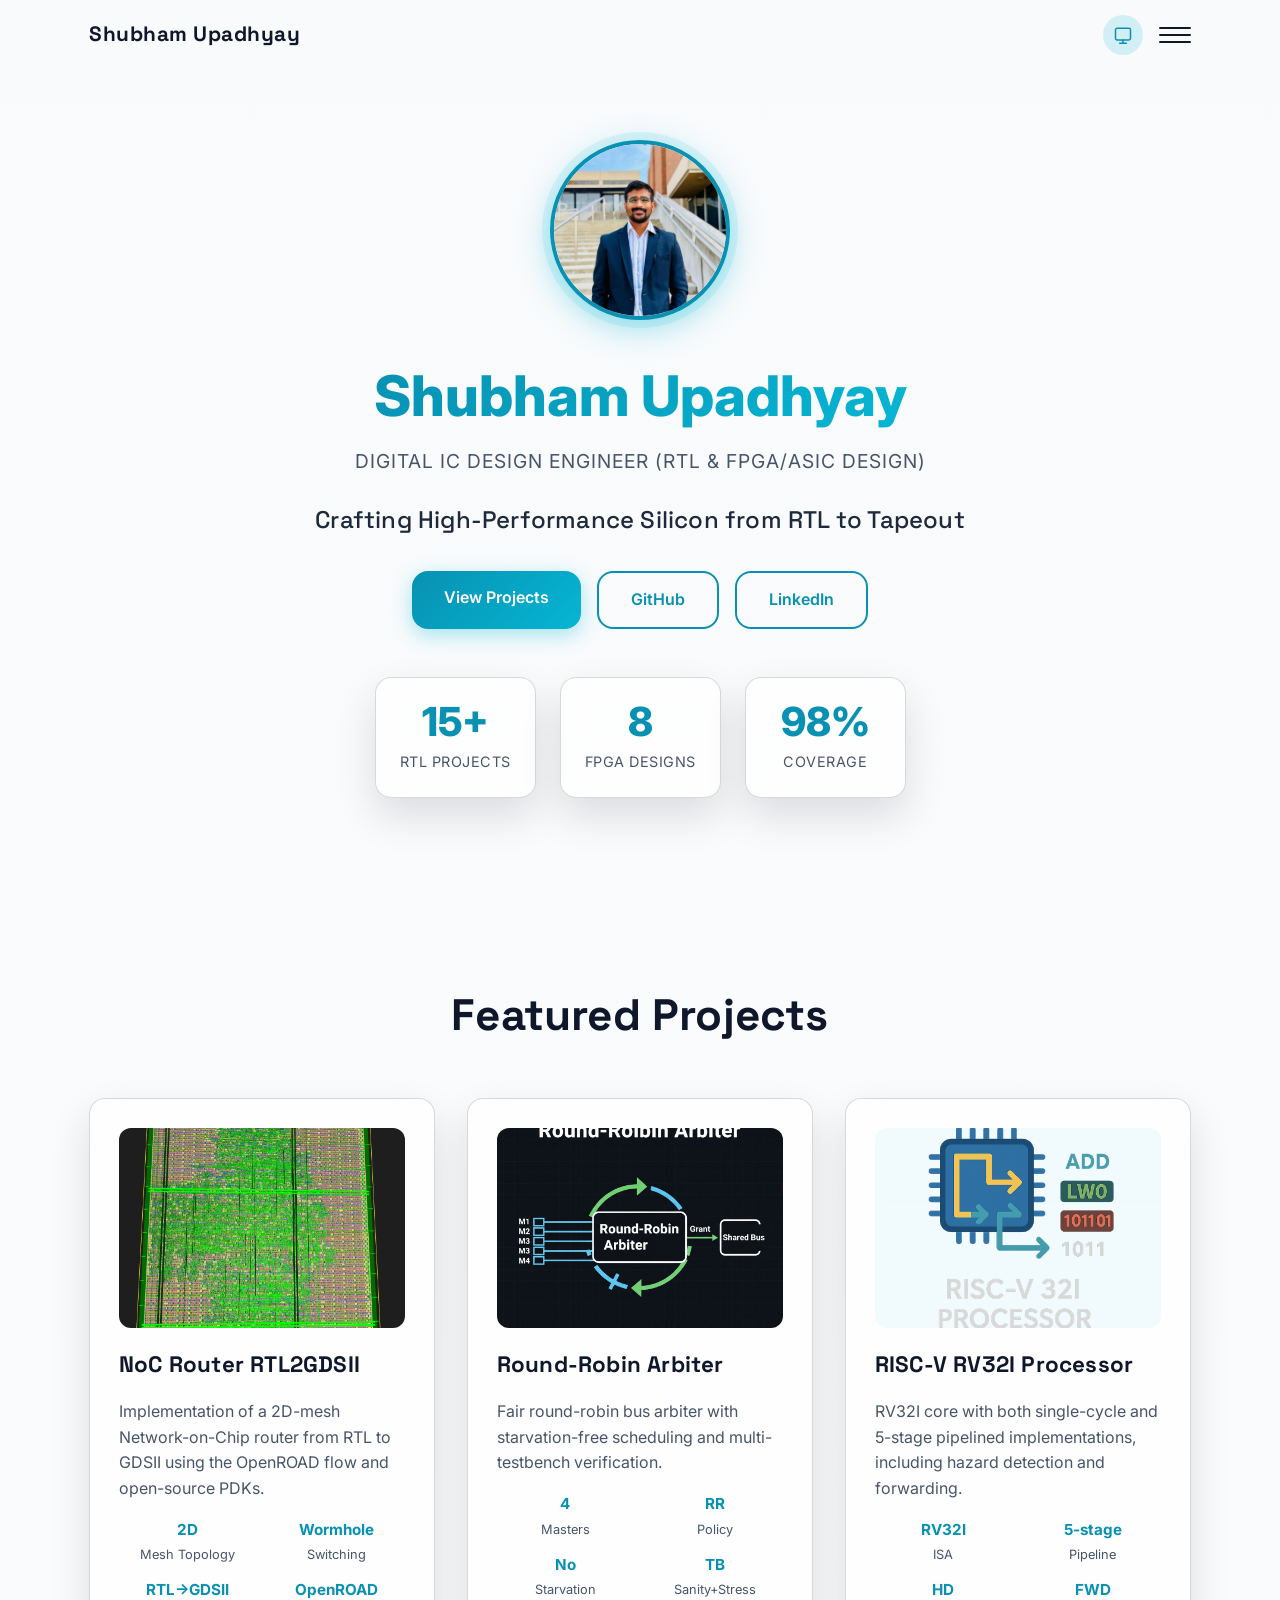
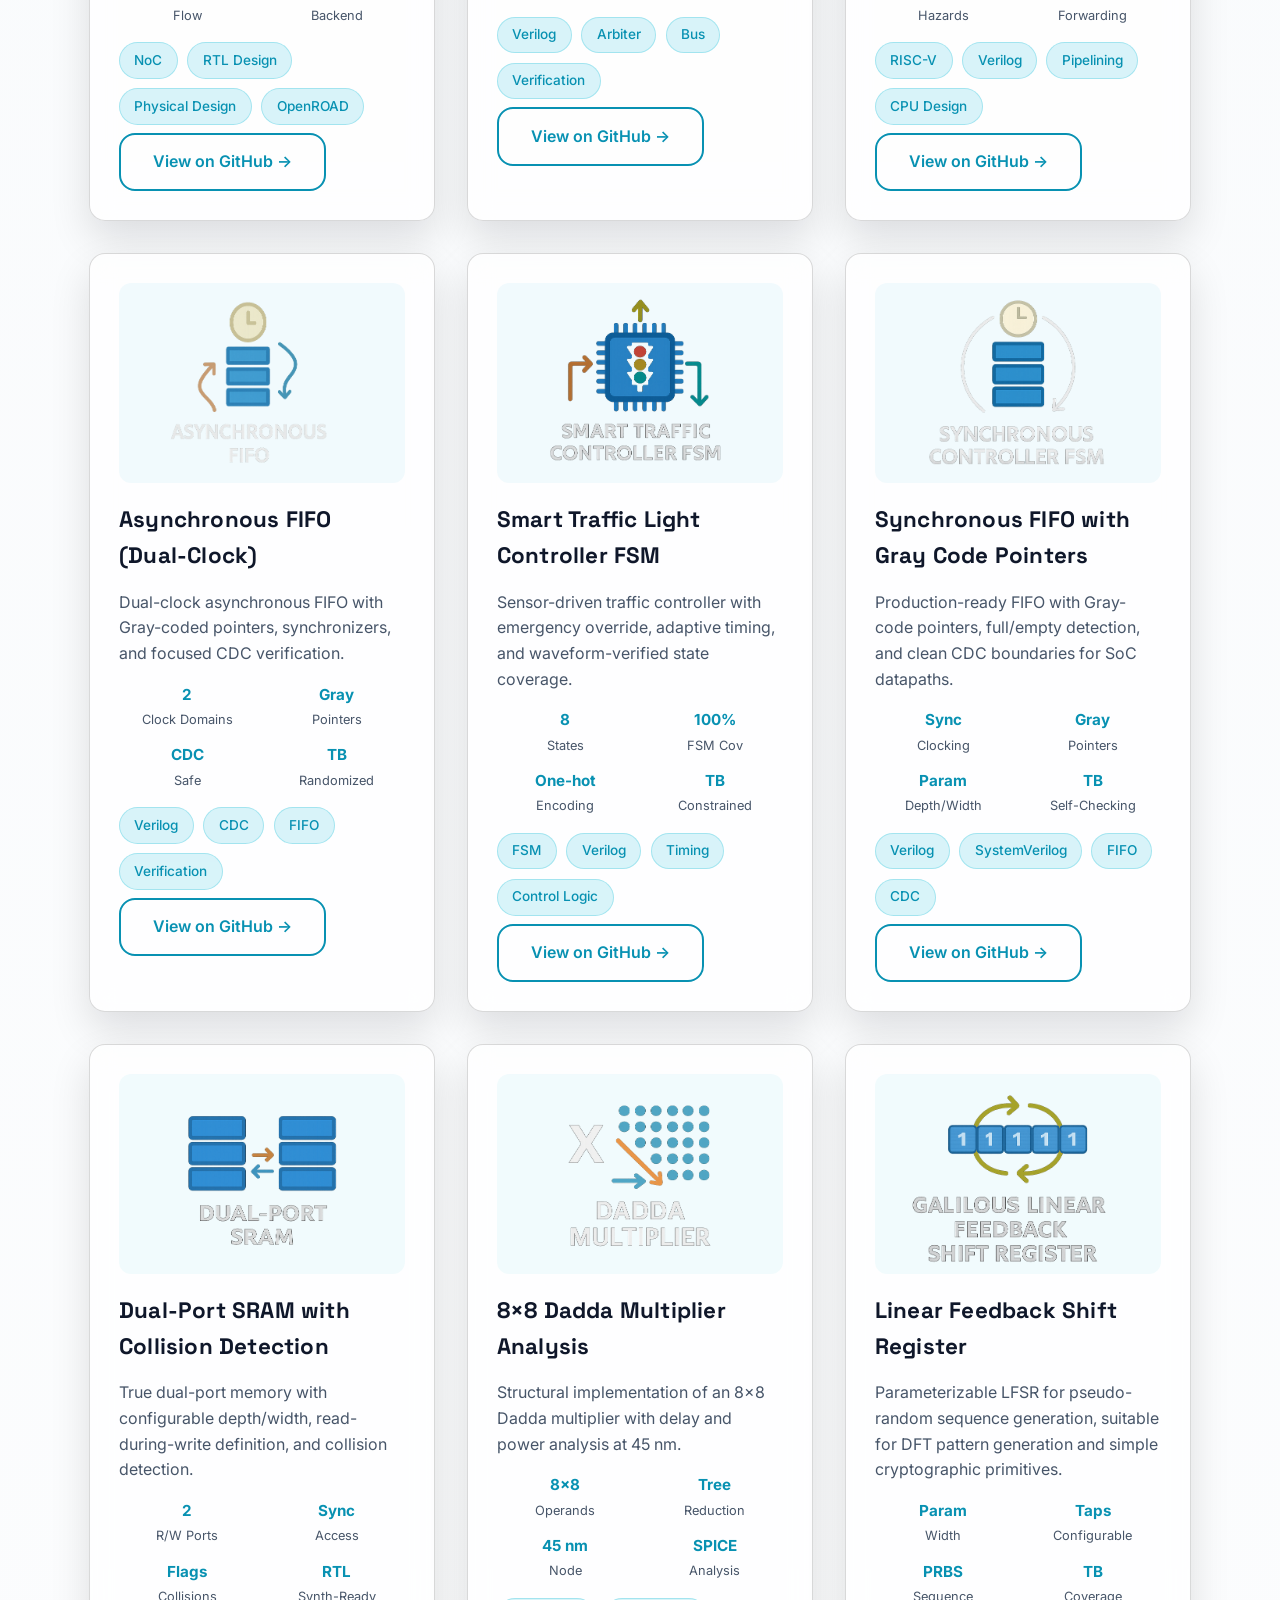
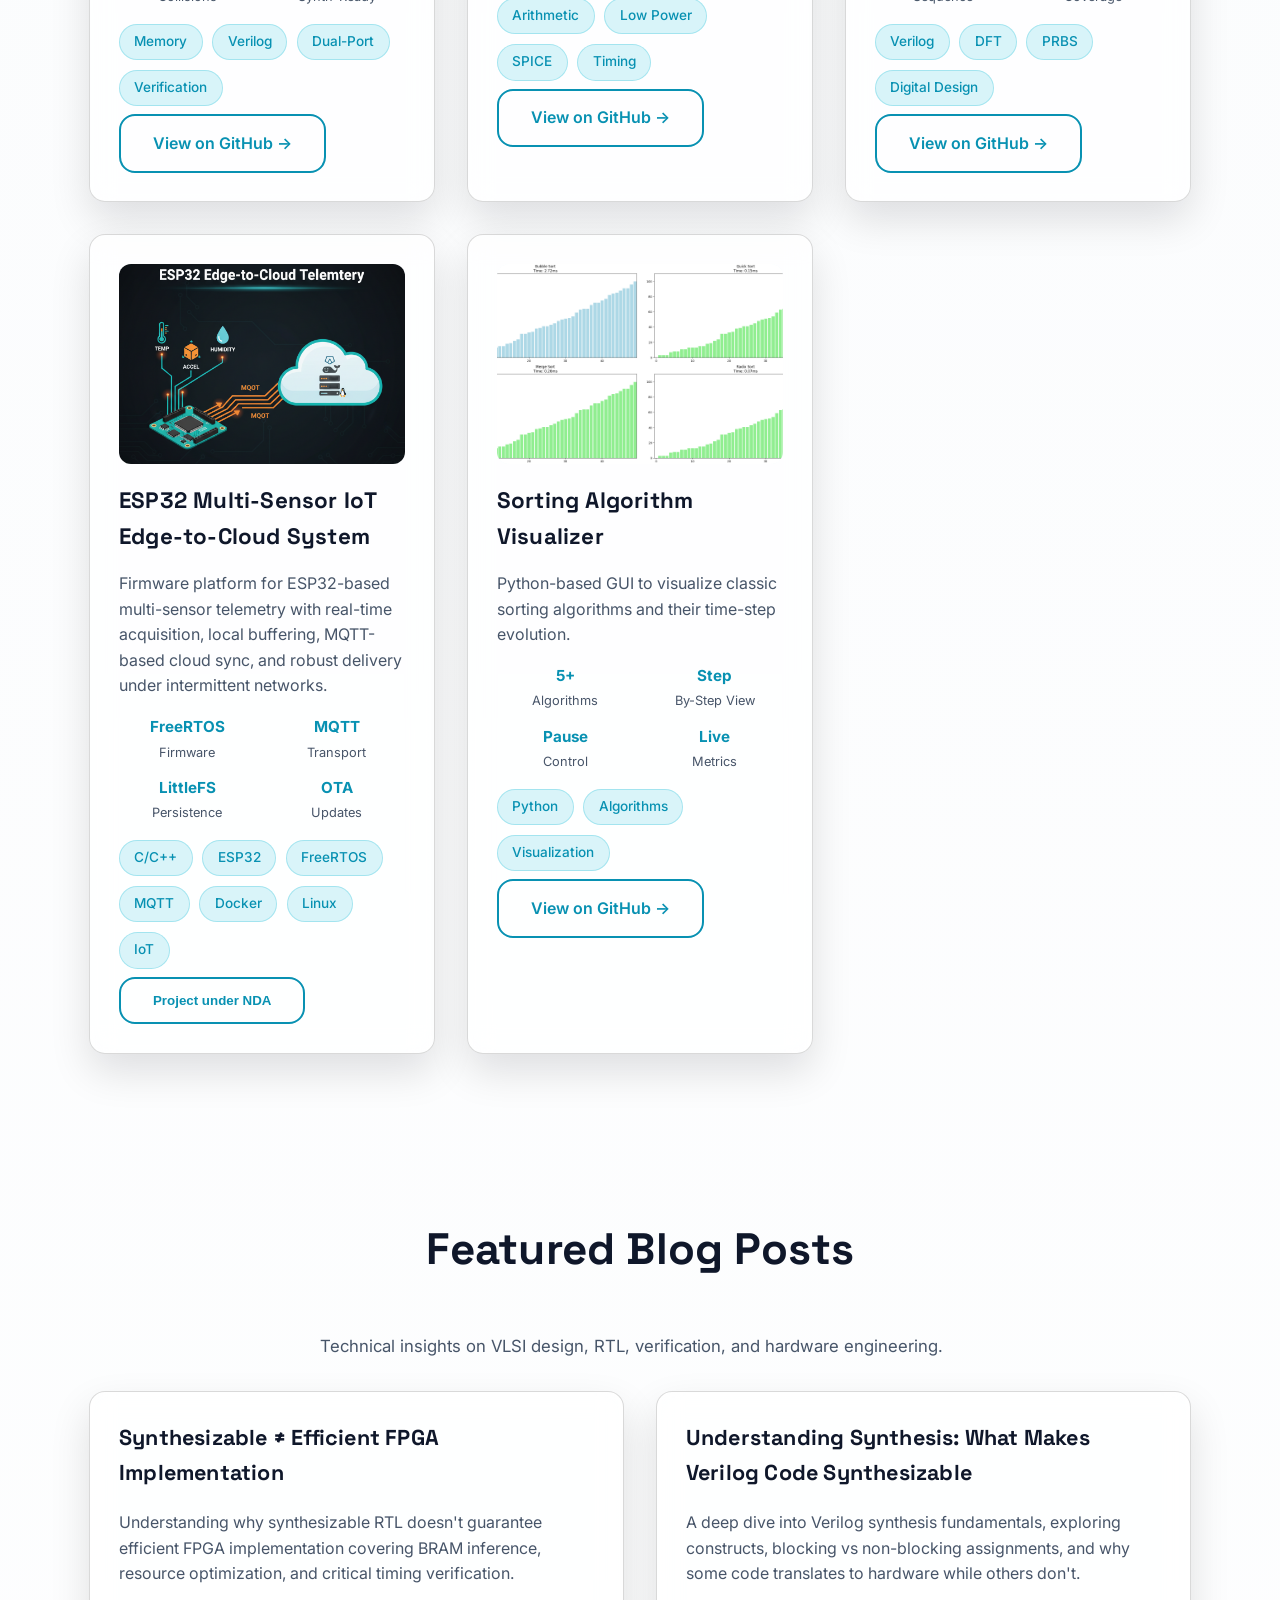
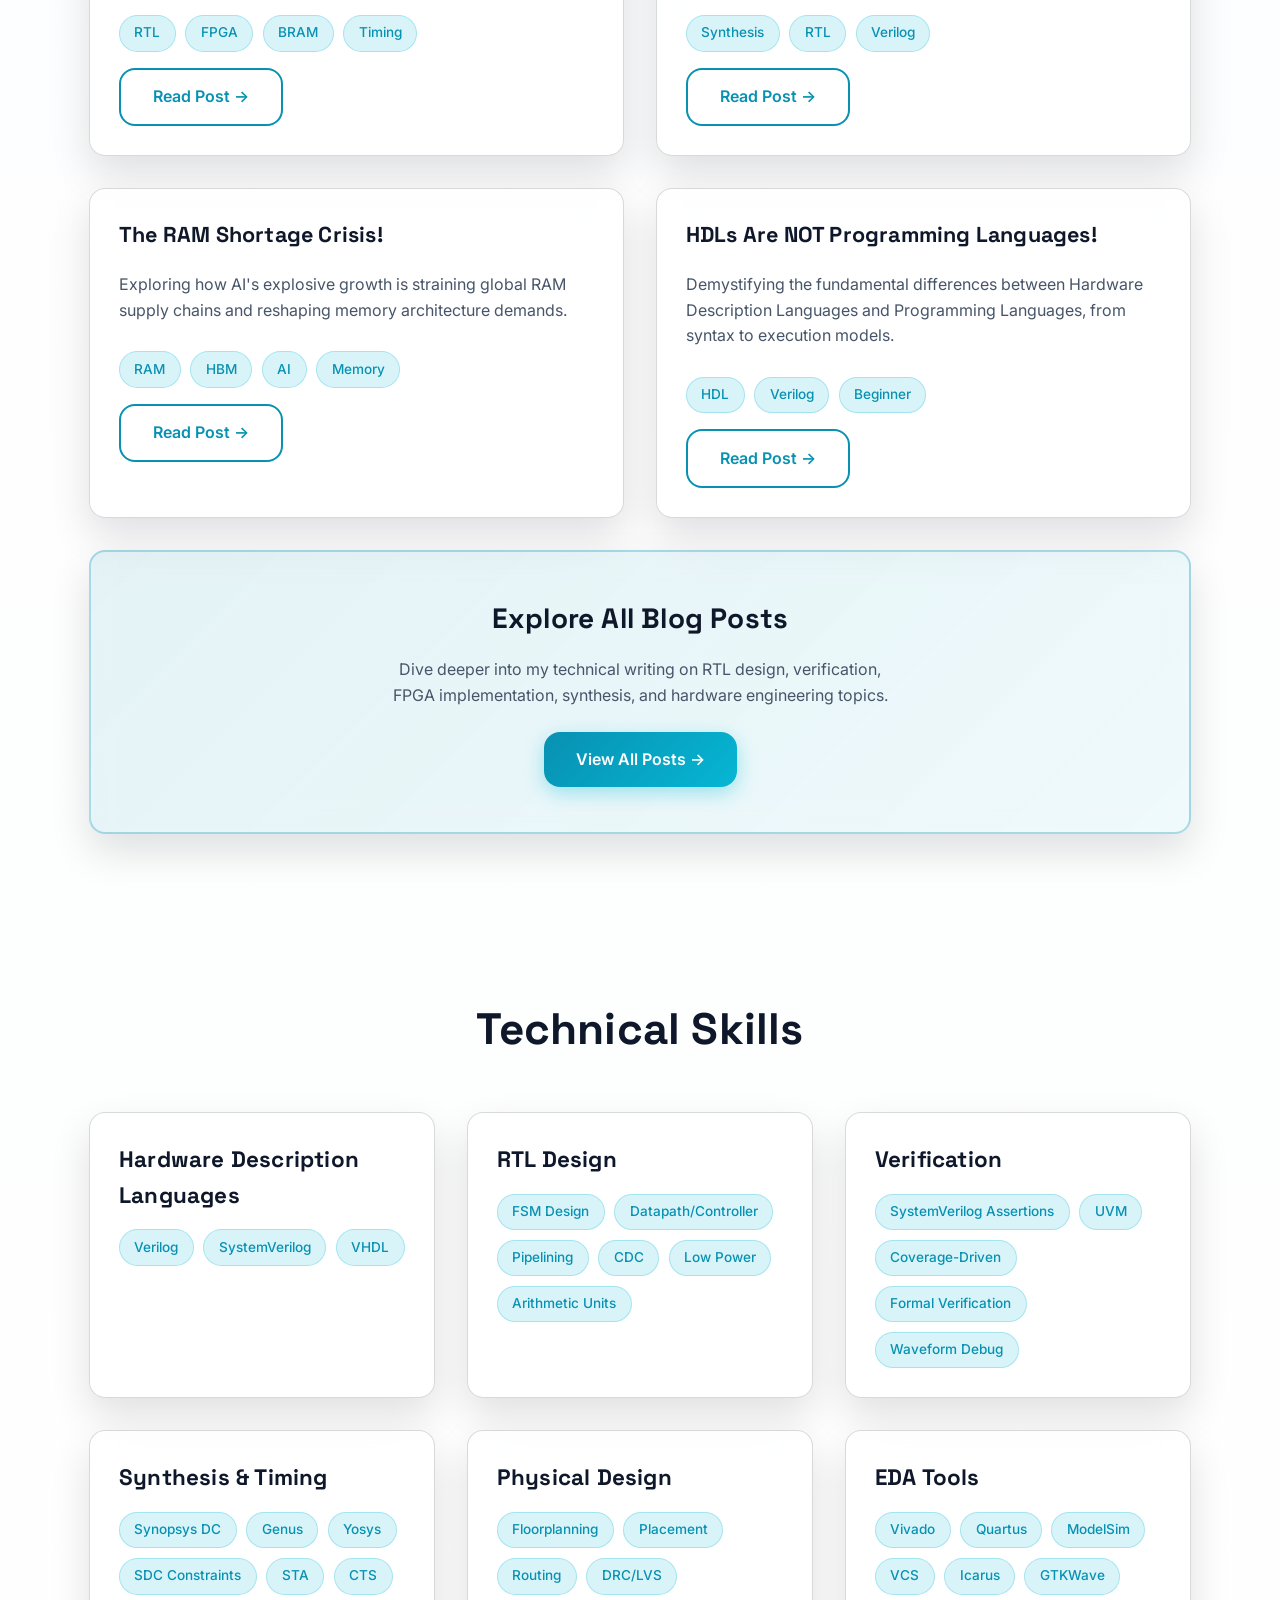
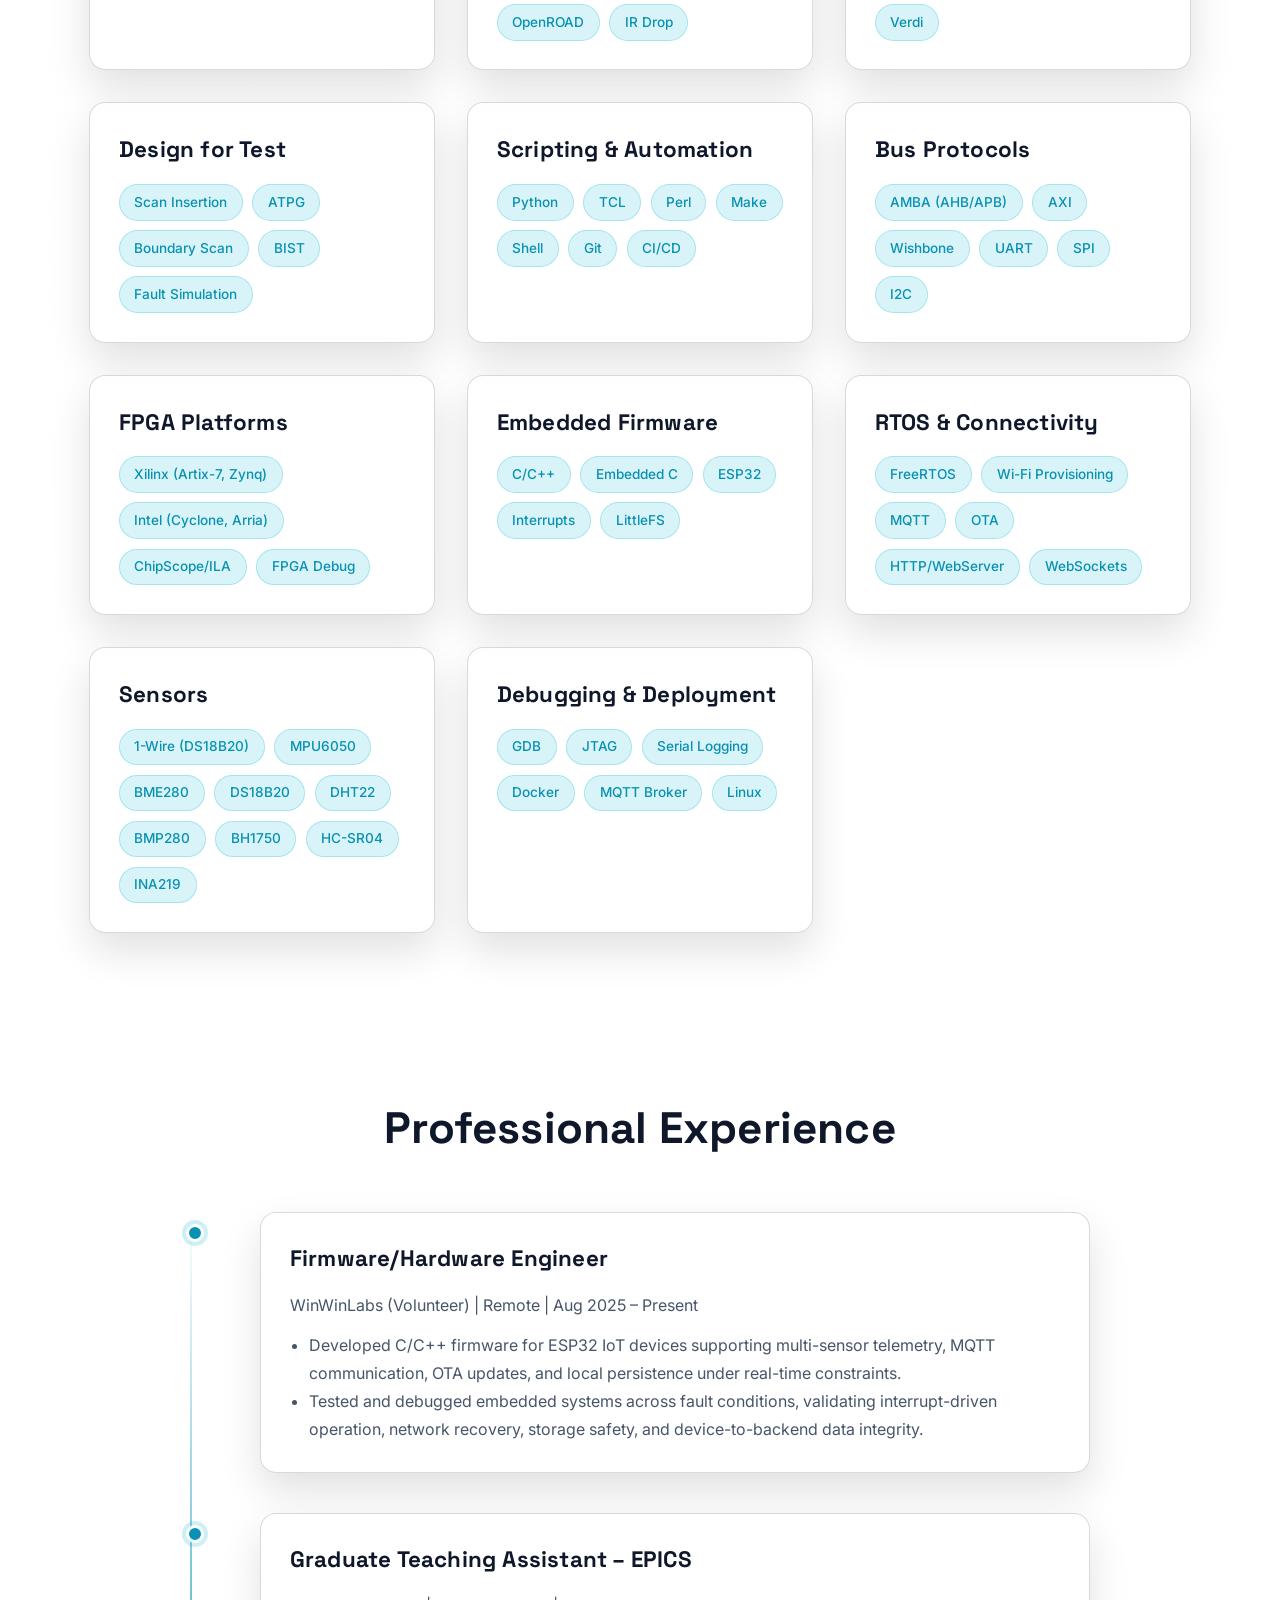
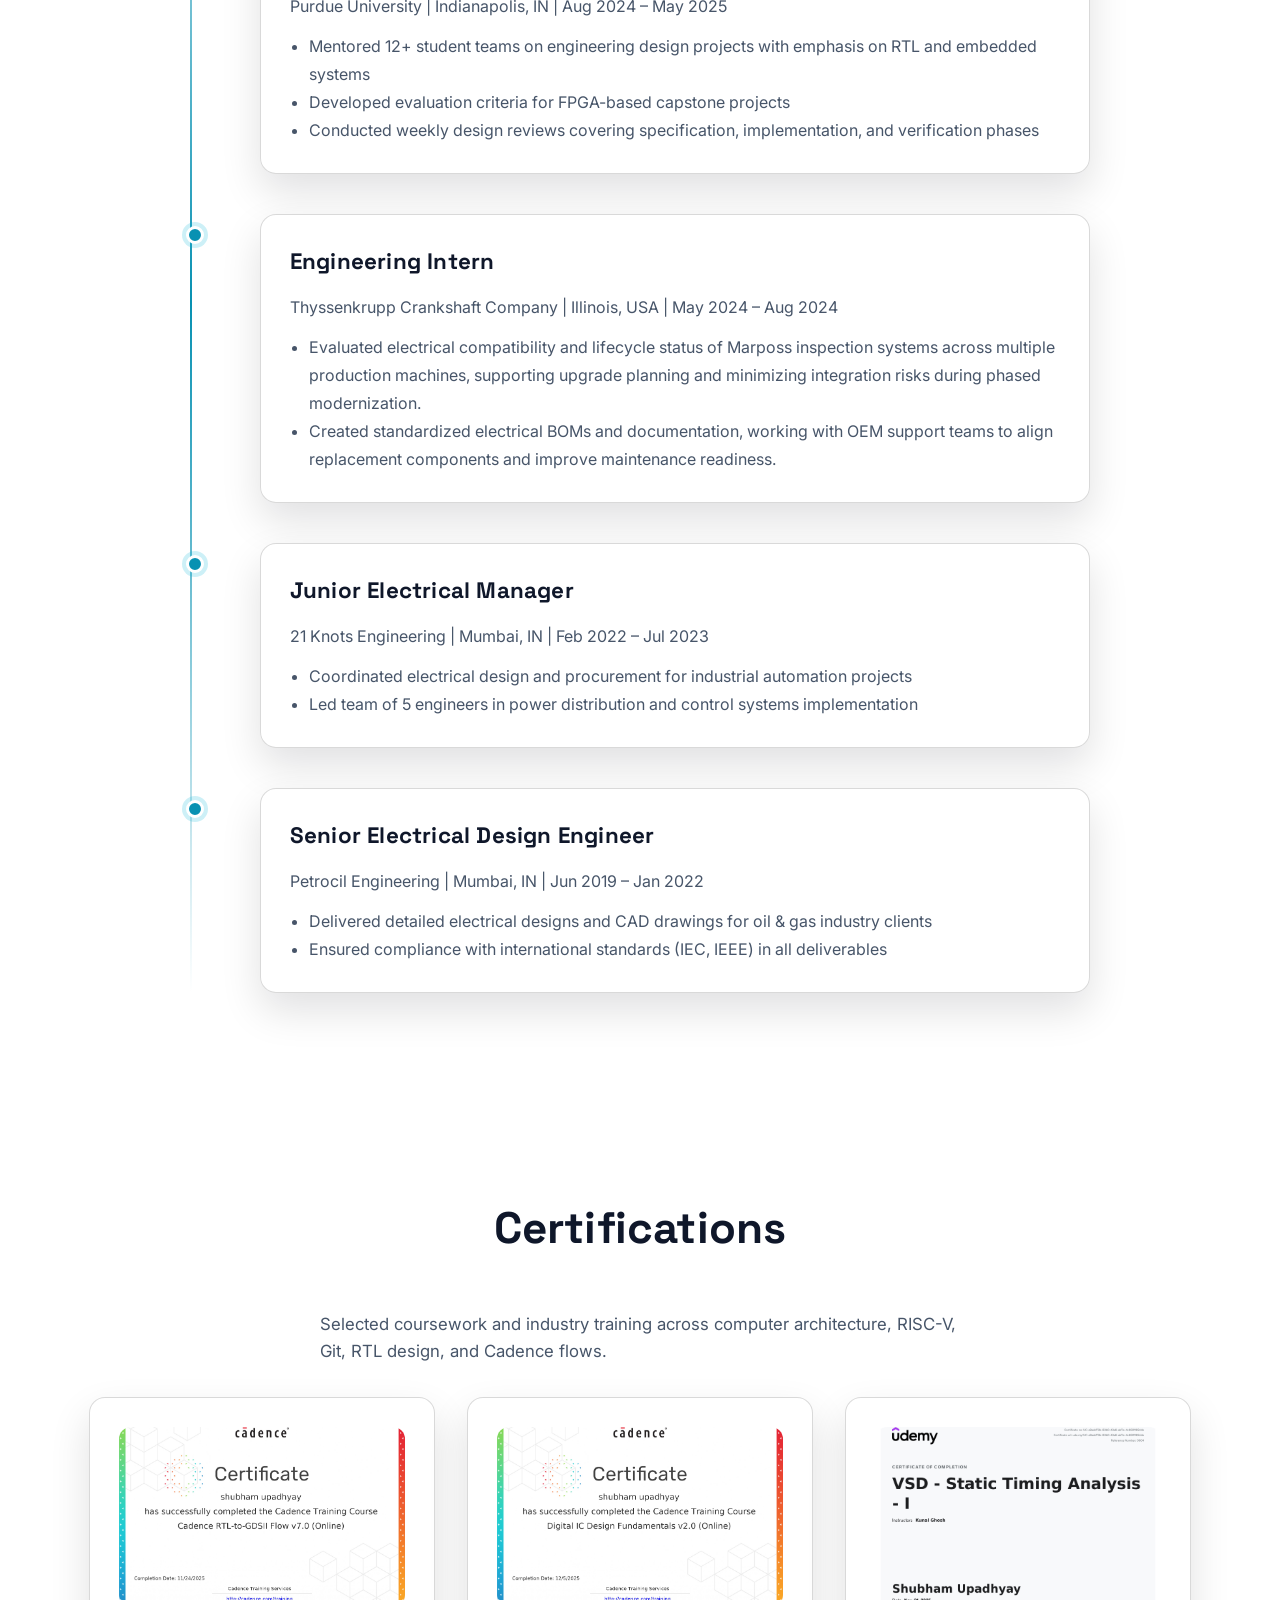
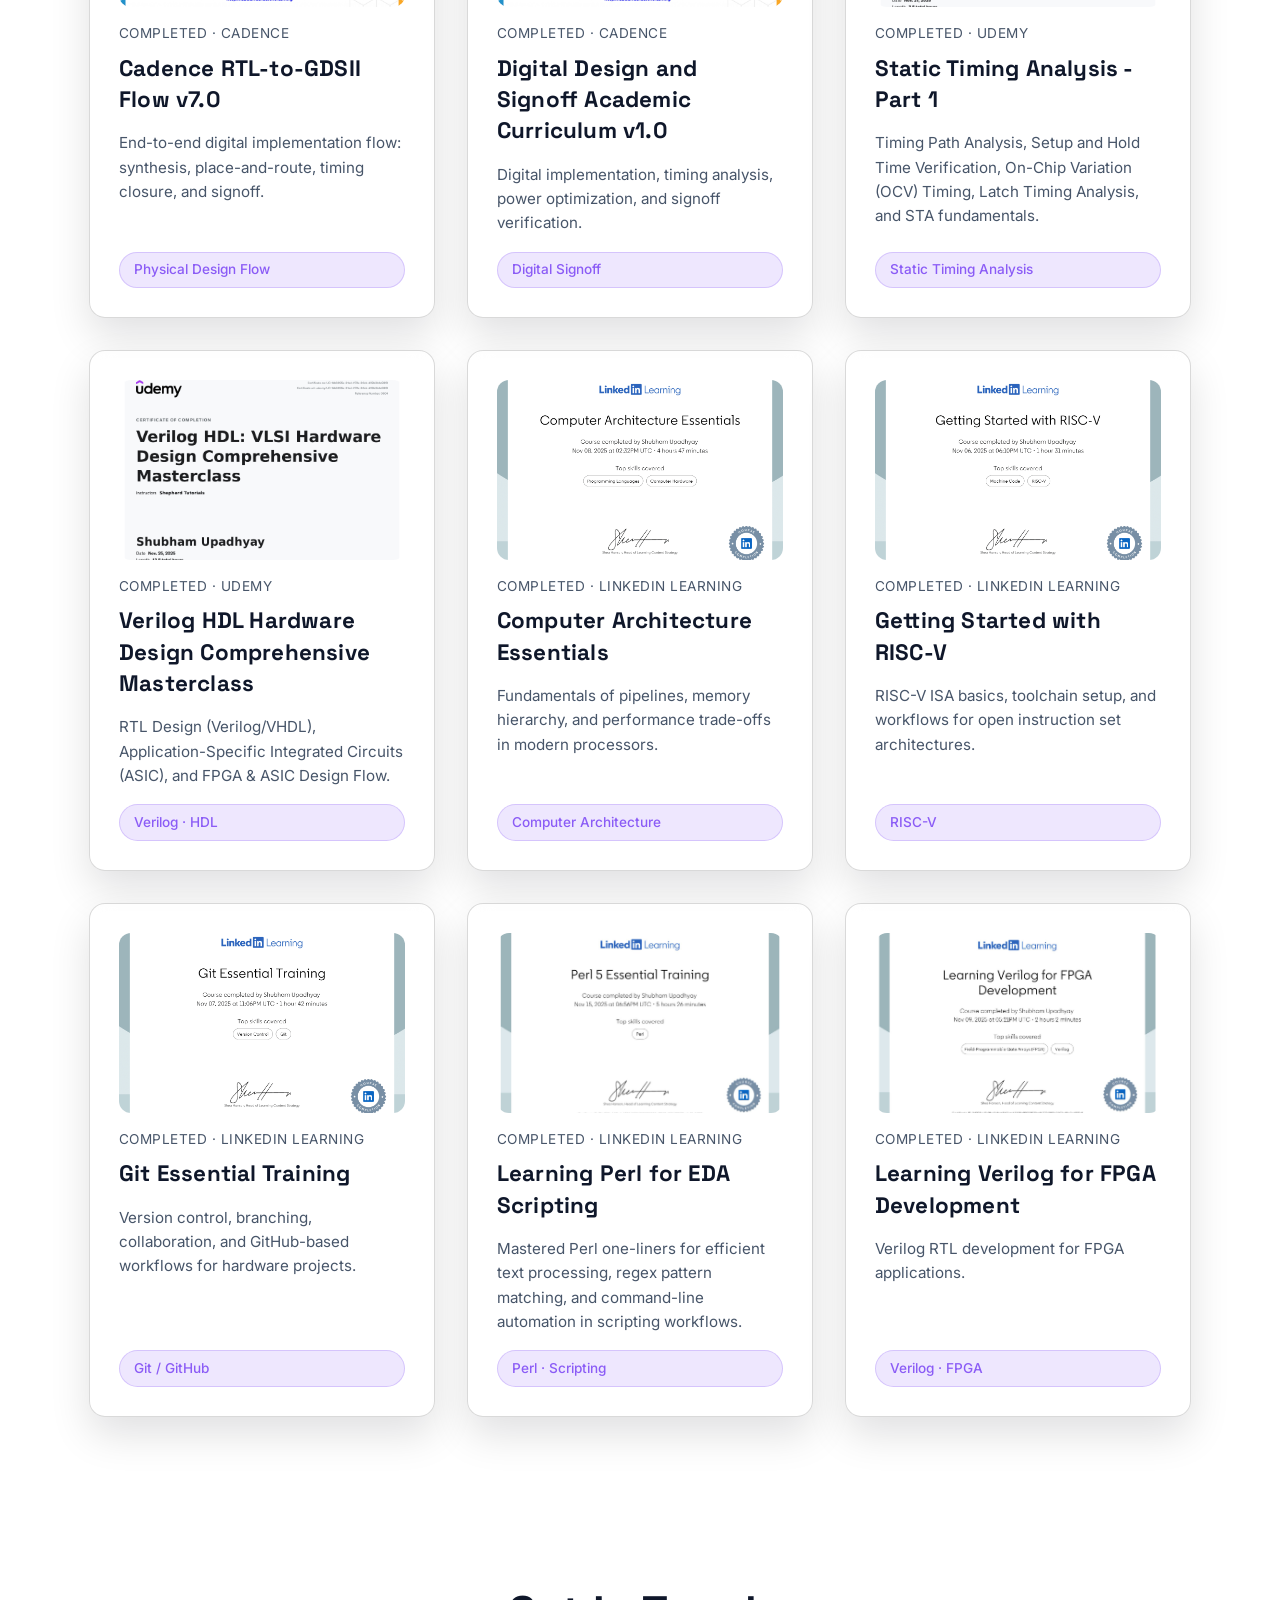
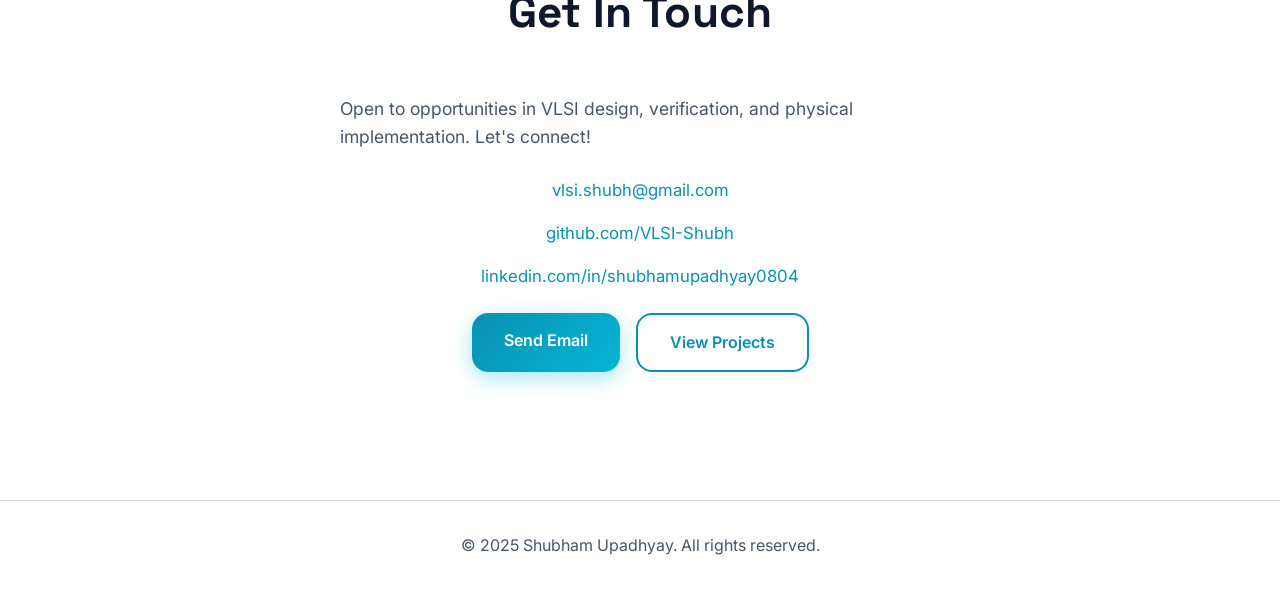
<file: index.html>
<!DOCTYPE html>
<html lang="en">
<head>
<meta charset="UTF-8" />
<meta name="viewport" content="width=device-width, initial-scale=1.0"/>
<title>Shubham Upadhyay | Digital IC Design Engineer (RTL & FPGA/ASIC Design)</title>

<meta name="description" content="Shubham Upadhyay – Digital IC Design Engineer: RTL design, verification, synthesis, physical design, and FPGA projects."/>
<meta property="og:title" content="Shubham Upadhyay | Digital IC Design Engineer (RTL &amp; FPGA/ASIC Design)"/>
<meta property="og:description" content="RTL design, verification, synthesis, and physical implementation portfolio."/>
<meta property="og:type" content="website"/>
<meta name="theme-color" content="#06B6D4"/>

<link rel="preconnect" href="https://fonts.googleapis.com"/>
<link rel="preconnect" href="https://fonts.gstatic.com" crossorigin/>
<link href="https://fonts.googleapis.com/css2?family=Space+Grotesk:wght@400;500;600;700;800&family=Inter:wght@300;400;500;600;700&display=swap" rel="stylesheet"/>

<!-- External CSS -->
<link rel="stylesheet" href="css/style.css"/>
</head>

<body>
  <a class="skip-link" href="#main" style="position:absolute;left:-9999px;top:auto">Skip to content</a>

  <nav aria-label="Primary" class="nav-wrap">
    <div class="nav-container">
      <div class="nav-brand">Shubham Upadhyay</div>
      <div class="nav-controls">
        <button class="theme-toggle" id="themeToggle" type="button" aria-label="Toggle theme"></button>
        <button class="hamburger" id="hamburger" aria-label="Toggle menu">
          <span></span>
          <span></span>
          <span></span>
        </button>
      </div>
    </div>
  </nav>

  <div class="nav-menu" id="navMenu">
    <a href="#home" class="nav-link">Home</a>
    <a href="#projects" class="nav-link">Projects</a>
    <a href="#featured-blog" class="nav-link">Blog</a>
    <a href="#skills" class="nav-link">Skills</a>
    <a href="#experience" class="nav-link">Experience</a>
    <a href="#certifications" class="nav-link">Certifications</a>
    <a href="#contact" class="nav-link">Contact</a>
  </div>

  <header id="home" class="reveal">
    <div class="hero">
      <div class="profile-image">
        <img src="assets/profile/headshot.jpeg" alt="Shubham Upadhyay" loading="eager">
      </div>
      <div class="logo-name">Shubham Upadhyay</div>
      <div class="logo-subtitle">Digital IC Design Engineer (RTL &amp; FPGA/ASIC Design)</div>
      <h2>Crafting High-Performance Silicon from RTL to Tapeout</h2>
      <div class="cta-row">
        <a class="btn" href="#projects">View Projects</a>
        <a class="btn outline" href="https://github.com/VLSI-Shubh" target="_blank" rel="noopener">GitHub</a>
        <a class="btn outline" href="https://linkedin.com/in/shubhamupadhyay0804" target="_blank" rel="noopener">LinkedIn</a>
      </div>
      <div class="stats-grid">
        <div class="stat-card">
          <div class="stat-number">15+</div>
          <div class="stat-label">RTL Projects</div>
        </div>
        <div class="stat-card">
          <div class="stat-number">8</div>
          <div class="stat-label">FPGA Designs</div>
        </div>
        <div class="stat-card">
          <div class="stat-number">98%</div>
          <div class="stat-label">Coverage</div>
        </div>
      </div>
    </div>
  </header>

  <main id="main">

<section id="projects" class="reveal">
  <div class="section-inner">
    <h2 class="section-title">Featured Projects</h2>
    <div class="cards">

      <article class="card">
        <div class="project-image">
          <img src="assets/projects/noc-router.png" alt="Network-on-Chip router RTL to GDSII implementation" loading="lazy">
        </div>
        <h3>NoC Router RTL2GDSII</h3>
        <p style="color:var(--muted); margin:.5rem 0">
          Implementation of a 2D-mesh Network-on-Chip router from RTL to GDSII using the OpenROAD flow and open-source PDKs.
        </p>
        <div class="project-meta">
          <div class="metric-item">
            <div class="metric-value">2D</div>
            <div class="metric-label">Mesh Topology</div>
          </div>
          <div class="metric-item">
            <div class="metric-value">Wormhole</div>
            <div class="metric-label">Switching</div>
          </div>
          <div class="metric-item">
            <div class="metric-value">RTL→GDSII</div>
            <div class="metric-label">Flow</div>
          </div>
          <div class="metric-item">
            <div class="metric-value">OpenROAD</div>
            <div class="metric-label">Backend</div>
          </div>
        </div>
        <div class="pills">
          <span class="pill">NoC</span>
          <span class="pill">RTL Design</span>
          <span class="pill">Physical Design</span>
          <span class="pill">OpenROAD</span>
        </div>
        <a class="btn outline" href="https://github.com/VLSI-Shubh/NoCRouter-RTL2GDSII" target="_blank" rel="noopener" style="margin-top:.5rem">View on GitHub →</a>
      </article>

      <article class="card">
        <div class="project-image">
          <img src="assets/projects/rr-arbiter.png" alt="Round-robin arbiter waveforms" loading="lazy">
        </div>
        <h3>Round-Robin Arbiter</h3>
        <p style="color:var(--muted); margin:.5rem 0">
          Fair round-robin bus arbiter with starvation-free scheduling and multi-testbench verification.
        </p>
        <div class="project-meta">
          <div class="metric-item">
            <div class="metric-value">4</div>
            <div class="metric-label">Masters</div>
          </div>
          <div class="metric-item">
            <div class="metric-value">RR</div>
            <div class="metric-label">Policy</div>
          </div>
          <div class="metric-item">
            <div class="metric-value">No</div>
            <div class="metric-label">Starvation</div>
          </div>
          <div class="metric-item">
            <div class="metric-value">TB</div>
            <div class="metric-label">Sanity+Stress</div>
          </div>
        </div>
        <div class="pills">
          <span class="pill">Verilog</span>
          <span class="pill">Arbiter</span>
          <span class="pill">Bus</span>
          <span class="pill">Verification</span>
        </div>
        <a class="btn outline" href="https://github.com/VLSI-Shubh/Round-Robin-Arbiter" target="_blank" rel="noopener" style="margin-top:.5rem">View on GitHub →</a>
      </article>

      <article class="card">
        <div class="project-image">
          <img src="assets/projects/riscv-core.png" alt="RISC-V 5-stage pipeline diagram" loading="lazy">
        </div>
        <h3>RISC-V RV32I Processor</h3>
        <p style="color:var(--muted); margin:.5rem 0">
          RV32I core with both single-cycle and 5-stage pipelined implementations, including hazard detection and forwarding.
        </p>
        <div class="project-meta">
          <div class="metric-item">
            <div class="metric-value">RV32I</div>
            <div class="metric-label">ISA</div>
          </div>
          <div class="metric-item">
            <div class="metric-value">5-stage</div>
            <div class="metric-label">Pipeline</div>
          </div>
          <div class="metric-item">
            <div class="metric-value">HD</div>
            <div class="metric-label">Hazards</div>
          </div>
          <div class="metric-item">
            <div class="metric-value">FWD</div>
            <div class="metric-label">Forwarding</div>
          </div>
        </div>
        <div class="pills">
          <span class="pill">RISC-V</span>
          <span class="pill">Verilog</span>
          <span class="pill">Pipelining</span>
          <span class="pill">CPU Design</span>
        </div>
        <a class="btn outline" href="https://github.com/VLSI-Shubh/RISCV-32I-Processor" target="_blank" rel="noopener" style="margin-top:.5rem">View on GitHub →</a>
      </article>

      <article class="card">
        <div class="project-image">
          <img src="assets/projects/async-fifo.png" alt="Asynchronous FIFO with dual clock domains" loading="lazy">
        </div>
        <h3>Asynchronous FIFO (Dual-Clock)</h3>
        <p style="color:var(--muted); margin:.5rem 0">
          Dual-clock asynchronous FIFO with Gray-coded pointers, synchronizers, and focused CDC verification.
        </p>
        <div class="project-meta">
          <div class="metric-item">
            <div class="metric-value">2</div>
            <div class="metric-label">Clock Domains</div>
          </div>
          <div class="metric-item">
            <div class="metric-value">Gray</div>
            <div class="metric-label">Pointers</div>
          </div>
          <div class="metric-item">
            <div class="metric-value">CDC</div>
            <div class="metric-label">Safe</div>
          </div>
          <div class="metric-item">
            <div class="metric-value">TB</div>
            <div class="metric-label">Randomized</div>
          </div>
        </div>
        <div class="pills">
          <span class="pill">Verilog</span>
          <span class="pill">CDC</span>
          <span class="pill">FIFO</span>
          <span class="pill">Verification</span>
        </div>
        <a class="btn outline" href="https://github.com/VLSI-Shubh/Asynchronous-FIFO" target="_blank" rel="noopener" style="margin-top:.5rem">View on GitHub →</a>
      </article>

      <article class="card">
        <div class="project-image">
          <img src="assets/projects/traffic-fsm.png" alt="Smart traffic controller state diagram" loading="lazy">
        </div>
        <h3>Smart Traffic Light Controller FSM</h3>
        <p style="color:var(--muted); margin:.5rem 0">
          Sensor-driven traffic controller with emergency override, adaptive timing, and waveform-verified state coverage.
        </p>
        <div class="project-meta">
          <div class="metric-item">
            <div class="metric-value">8</div>
            <div class="metric-label">States</div>
          </div>
          <div class="metric-item">
            <div class="metric-value">100%</div>
            <div class="metric-label">FSM Cov</div>
          </div>
          <div class="metric-item">
            <div class="metric-value">One-hot</div>
            <div class="metric-label">Encoding</div>
          </div>
          <div class="metric-item">
            <div class="metric-value">TB</div>
            <div class="metric-label">Constrained</div>
          </div>
        </div>
        <div class="pills">
          <span class="pill">FSM</span>
          <span class="pill">Verilog</span>
          <span class="pill">Timing</span>
          <span class="pill">Control Logic</span>
        </div>
        <a class="btn outline" href="https://github.com/VLSI-Shubh/Smart-Traffic-Controller-FSM" target="_blank" rel="noopener" style="margin-top:.5rem">View on GitHub →</a>
      </article>

      <article class="card">
        <div class="project-image">
          <img src="assets/projects/sync-fifo.png" alt="Synchronous FIFO block diagram" loading="lazy">
        </div>
        <h3>Synchronous FIFO with Gray Code Pointers</h3>
        <p style="color:var(--muted); margin:.5rem 0">
          Production-ready FIFO with Gray-code pointers, full/empty detection, and clean CDC boundaries for SoC datapaths.
        </p>
        <div class="project-meta">
          <div class="metric-item">
            <div class="metric-value">Sync</div>
            <div class="metric-label">Clocking</div>
          </div>
          <div class="metric-item">
            <div class="metric-value">Gray</div>
            <div class="metric-label">Pointers</div>
          </div>
          <div class="metric-item">
            <div class="metric-value">Param</div>
            <div class="metric-label">Depth/Width</div>
          </div>
          <div class="metric-item">
            <div class="metric-value">TB</div>
            <div class="metric-label">Self-Checking</div>
          </div>
        </div>
        <div class="pills">
          <span class="pill">Verilog</span>
          <span class="pill">SystemVerilog</span>
          <span class="pill">FIFO</span>
          <span class="pill">CDC</span>
        </div>
        <a class="btn outline" href="https://github.com/VLSI-Shubh/Synchronous-FIFO" target="_blank" rel="noopener" style="margin-top:.5rem">View on GitHub →</a>
      </article>

      <article class="card">
        <div class="project-image">
          <img src="assets/projects/sram.png" alt="Dual-port SRAM architecture" loading="lazy">
        </div>
        <h3>Dual-Port SRAM with Collision Detection</h3>
        <p style="color:var(--muted); margin:.5rem 0">
          True dual-port memory with configurable depth/width, read-during-write definition, and collision detection.
        </p>
        <div class="project-meta">
          <div class="metric-item">
            <div class="metric-value">2</div>
            <div class="metric-label">R/W Ports</div>
          </div>
          <div class="metric-item">
            <div class="metric-value">Sync</div>
            <div class="metric-label">Access</div>
          </div>
          <div class="metric-item">
            <div class="metric-value">Flags</div>
            <div class="metric-label">Collisions</div>
          </div>
          <div class="metric-item">
            <div class="metric-value">RTL</div>
            <div class="metric-label">Synth-Ready</div>
          </div>
        </div>
        <div class="pills">
          <span class="pill">Memory</span>
          <span class="pill">Verilog</span>
          <span class="pill">Dual-Port</span>
          <span class="pill">Verification</span>
        </div>
        <a class="btn outline" href="https://github.com/VLSI-Shubh/SRAM" target="_blank" rel="noopener" style="margin-top:.5rem">View on GitHub →</a>
      </article>

      <article class="card">
        <div class="project-image">
          <img src="assets/projects/dadda-multiplier.png" alt="8x8 Dadda multiplier reduction tree" loading="lazy">
        </div>
        <h3>8×8 Dadda Multiplier Analysis</h3>
        <p style="color:var(--muted); margin:.5rem 0">
          Structural implementation of an 8×8 Dadda multiplier with delay and power analysis at 45&nbsp;nm.
        </p>
        <div class="project-meta">
          <div class="metric-item">
            <div class="metric-value">8×8</div>
            <div class="metric-label">Operands</div>
          </div>
          <div class="metric-item">
            <div class="metric-value">Tree</div>
            <div class="metric-label">Reduction</div>
          </div>
          <div class="metric-item">
            <div class="metric-value">45&nbsp;nm</div>
            <div class="metric-label">Node</div>
          </div>
          <div class="metric-item">
            <div class="metric-value">SPICE</div>
            <div class="metric-label">Analysis</div>
          </div>
        </div>
        <div class="pills">
          <span class="pill">Arithmetic</span>
          <span class="pill">Low Power</span>
          <span class="pill">SPICE</span>
          <span class="pill">Timing</span>
        </div>
        <a class="btn outline" href="https://github.com/VLSI-Shubh/Delay-and-Power-Analysis-of-a-Static-8x8-Dadda-Multiplier-Circuit" target="_blank" rel="noopener" style="margin-top:.5rem">View on GitHub →</a>
      </article>

      <article class="card">
        <div class="project-image">
          <img src="assets/projects/lfsr.png" alt="LFSR feedback taps diagram" loading="lazy">
        </div>
        <h3>Linear Feedback Shift Register</h3>
        <p style="color:var(--muted); margin:.5rem 0">
          Parameterizable LFSR for pseudo-random sequence generation, suitable for DFT pattern generation and simple cryptographic primitives.
        </p>
        <div class="project-meta">
          <div class="metric-item">
            <div class="metric-value">Param</div>
            <div class="metric-label">Width</div>
          </div>
          <div class="metric-item">
            <div class="metric-value">Taps</div>
            <div class="metric-label">Configurable</div>
          </div>
          <div class="metric-item">
            <div class="metric-value">PRBS</div>
            <div class="metric-label">Sequence</div>
          </div>
          <div class="metric-item">
            <div class="metric-value">TB</div>
            <div class="metric-label">Coverage</div>
          </div>
        </div>
        <div class="pills">
          <span class="pill">Verilog</span>
          <span class="pill">DFT</span>
          <span class="pill">PRBS</span>
          <span class="pill">Digital Design</span>
        </div>
        <a class="btn outline" href="https://github.com/VLSI-Shubh/Linear-Feedback-Shift-Register-LFSR-" target="_blank" rel="noopener" style="margin-top:.5rem">View on GitHub →</a>
      </article>

      <article class="card">
        <div class="project-image">
          <img src="assets/projects/esp32_iot.png" alt="ESP32 IoT edge-to-cloud system architecture" loading="lazy">
        </div>
        <h3>ESP32 Multi-Sensor IoT Edge-to-Cloud System</h3>
        <p style="color:var(--muted); margin:.5rem 0">
           Firmware platform for ESP32-based multi-sensor telemetry with real-time acquisition, local buffering, MQTT-based cloud sync, and robust delivery under intermittent networks.
        </p>
        <div class="project-meta">
          <div class="metric-item">
            <div class="metric-value">FreeRTOS</div>
            <div class="metric-label">Firmware</div>
          </div>
          <div class="metric-item">
            <div class="metric-value">MQTT</div>
            <div class="metric-label">Transport</div>
          </div>
          <div class="metric-item">
            <div class="metric-value">LittleFS</div>
            <div class="metric-label">Persistence</div>
          </div>
          <div class="metric-item">
            <div class="metric-value">OTA</div>
            <div class="metric-label">Updates</div>
          </div>
        </div>
        <div class="pills">
          <span class="pill">C/C++</span>
          <span class="pill">ESP32</span>
          <span class="pill">FreeRTOS</span>
          <span class="pill">MQTT</span>
          <span class="pill">Docker</span>
          <span class="pill">Linux</span>
          <span class="pill">IoT</span>
        </div>
        <button class="btn outline" style="margin-top:.5rem" disabled>Project under NDA</button>
      </article>

      <article class="card">
        <div class="project-image">
          <img src="assets/projects/sorting-visualizer.png" alt="Sorting algorithm visualization" loading="lazy">
        </div>
        <h3>Sorting Algorithm Visualizer</h3>
        <p style="color:var(--muted); margin:.5rem 0">
          Python-based GUI to visualize classic sorting algorithms and their time-step evolution.
        </p>
        <div class="project-meta">
          <div class="metric-item">
            <div class="metric-value">5+</div>
            <div class="metric-label">Algorithms</div>
          </div>
          <div class="metric-item">
            <div class="metric-value">Step</div>
            <div class="metric-label">By-Step View</div>
          </div>
          <div class="metric-item">
            <div class="metric-value">Pause</div>
            <div class="metric-label">Control</div>
          </div>
          <div class="metric-item">
            <div class="metric-value">Live</div>
            <div class="metric-label">Metrics</div>
          </div>
        </div>
        <div class="pills">
          <span class="pill">Python</span>
          <span class="pill">Algorithms</span>
          <span class="pill">Visualization</span>
        </div>
        <a class="btn outline" href="https://github.com/VLSI-Shubh/Sorting-Algorithm-Visualizer-in-Python" target="_blank" rel="noopener" style="margin-top:.5rem">View on GitHub →</a>
      </article>

    </div>
  </div>
</section>

<!-- Featured Blog Posts Section -->

<section id="featured-blog" class="reveal">
  <div class="section-inner">
    <h2 class="section-title">Featured Blog Posts</h2>
    <p style="font-size:1.05rem; color:var(--muted); max-width:640px; margin:0 auto 2rem;">
      Technical insights on VLSI design, RTL, verification, and hardware engineering.
    </p>
    
    <div class="blog-grid">
      
      <!-- Blog Post 1: Synthesizable ≠ Efficient FPGA Implementation -->
      <article class="card blog-card">
        <h3>Synthesizable ≠ Efficient FPGA Implementation</h3>
        <p style="color:var(--muted); margin:.75rem 0">
          Understanding why synthesizable RTL doesn't guarantee efficient FPGA implementation covering BRAM inference, resource optimization, and critical timing verification.
        </p>
        <div class="pills">
          <span class="pill">RTL</span>
          <span class="pill">FPGA</span>
          <span class="pill">BRAM</span>
          <span class="pill">Timing</span>
        </div>
        <a class="btn outline" href="/blog/posts/fpgablog/" style="margin-top:1rem">Read Post →</a>
      </article>

      <!-- Blog Post 2: Understanding Synthesis -->
      <article class="card blog-card">
        <h3>Understanding Synthesis: What Makes Verilog Code Synthesizable</h3>
        <p style="color:var(--muted); margin:.75rem 0">
          A deep dive into Verilog synthesis fundamentals, exploring constructs, blocking vs non-blocking assignments, and why some code translates to hardware while others don't.
        </p>
        <div class="pills">
          <span class="pill">Synthesis</span>
          <span class="pill">RTL</span>
          <span class="pill">Verilog</span>
        </div>
        <a class="btn outline" href="/blog/posts/synthesis/" style="margin-top:1rem">Read Post →</a>
      </article>

      <!-- Blog Post 3: The RAM Shortage Crisis -->
      <article class="card blog-card">
        <h3>The RAM Shortage Crisis!</h3>
        <p style="color:var(--muted); margin:.75rem 0">
          Exploring how AI's explosive growth is straining global RAM supply chains and reshaping memory architecture demands.
        </p>
        <div class="pills">
          <span class="pill">RAM</span>
          <span class="pill">HBM</span>
          <span class="pill">AI</span>
          <span class="pill">Memory</span>
        </div>
        <a class="btn outline" href="/blog/posts/ramcrisis/index.html" style="margin-top:1rem">Read Post →</a>
      </article>

      <!-- Blog Post 4: HDLs Are NOT Programming Languages -->
      <article class="card blog-card">
        <h3>HDLs Are NOT Programming Languages!</h3>
        <p style="color:var(--muted); margin:.75rem 0">
          Demystifying the fundamental differences between Hardware Description Languages and Programming Languages, from syntax to execution models.
        </p>
        <div class="pills">
          <span class="pill">HDL</span>
          <span class="pill">Verilog</span>
          <span class="pill">Beginner</span>
        </div>
        <a class="btn outline" href="/blog/posts/hdlVSprog/index.html" style="margin-top:1rem">Read Post →</a>
      </article>

      <!-- View All Posts Card (spans full width) -->
      <article class="card view-all-card">
        <div style="text-align:center; padding:1rem 0">
          <h3 style="margin-bottom:1rem">Explore All Blog Posts</h3>
          <p style="color:var(--muted); margin-bottom:1.5rem; max-width:500px; margin-left:auto; margin-right:auto">
            Dive deeper into my technical writing on RTL design, verification, FPGA implementation, synthesis, and hardware engineering topics.
          </p>
          <a class="btn" href="/blog/">View All Posts →</a>
        </div>
      </article>

    </div>
  </div>
</section>



    <section id="skills" class="reveal">
      <div class="section-inner">
        <h2 class="section-title">Technical Skills</h2>
        <div class="cards">
          <div class="card">
            <h3>Hardware Description Languages</h3>
            <div class="pills">
              <span class="pill">Verilog</span>
              <span class="pill">SystemVerilog</span>
              <span class="pill">VHDL</span>
            </div>
          </div>
          <div class="card">
            <h3>RTL Design</h3>
            <div class="pills">
              <span class="pill">FSM Design</span>
              <span class="pill">Datapath/Controller</span>
              <span class="pill">Pipelining</span>
              <span class="pill">CDC</span>
              <span class="pill">Low Power</span>
              <span class="pill">Arithmetic Units</span>
            </div>
          </div>
          <div class="card">
            <h3>Verification</h3>
            <div class="pills">
              <span class="pill">SystemVerilog Assertions</span>
              <span class="pill">UVM</span>
              <span class="pill">Coverage-Driven</span>
              <span class="pill">Formal Verification</span>
              <span class="pill">Waveform Debug</span>
            </div>
          </div>
          <div class="card">
            <h3>Synthesis & Timing</h3>
            <div class="pills">
              <span class="pill">Synopsys DC</span>
              <span class="pill">Genus</span>
              <span class="pill">Yosys</span>
              <span class="pill">SDC Constraints</span>
              <span class="pill">STA</span>
              <span class="pill">CTS</span>
            </div>
          </div>
          <div class="card">
            <h3>Physical Design</h3>
            <div class="pills">
              <span class="pill">Floorplanning</span>
              <span class="pill">Placement</span>
              <span class="pill">Routing</span>
              <span class="pill">DRC/LVS</span>
              <span class="pill">OpenROAD</span>
              <span class="pill">IR Drop</span>
            </div>
          </div>
          <div class="card">
            <h3>EDA Tools</h3>
            <div class="pills">
              <span class="pill">Vivado</span>
              <span class="pill">Quartus</span>
              <span class="pill">ModelSim</span>
              <span class="pill">VCS</span>
              <span class="pill">Icarus</span>
              <span class="pill">GTKWave</span>
              <span class="pill">Verdi</span>
            </div>
          </div>
          <div class="card">
            <h3>Design for Test</h3>
            <div class="pills">
              <span class="pill">Scan Insertion</span>
              <span class="pill">ATPG</span>
              <span class="pill">Boundary Scan</span>
              <span class="pill">BIST</span>
              <span class="pill">Fault Simulation</span>
            </div>
          </div>
          <div class="card">
            <h3>Scripting & Automation</h3>
            <div class="pills">
              <span class="pill">Python</span>
              <span class="pill">TCL</span>
              <span class="pill">Perl</span>
              <span class="pill">Make</span>
              <span class="pill">Shell</span>
              <span class="pill">Git</span>
              <span class="pill">CI/CD</span>
            </div>
          </div>
          <div class="card">
            <h3>Bus Protocols</h3>
            <div class="pills">
              <span class="pill">AMBA (AHB/APB)</span>
              <span class="pill">AXI</span>
              <span class="pill">Wishbone</span>
              <span class="pill">UART</span>
              <span class="pill">SPI</span>
              <span class="pill">I2C</span>
            </div>
          </div>
          <div class="card">
            <h3>FPGA Platforms</h3>
            <div class="pills">
              <span class="pill">Xilinx (Artix-7, Zynq)</span>
              <span class="pill">Intel (Cyclone, Arria)</span>
              <span class="pill">ChipScope/ILA</span>
              <span class="pill">FPGA Debug</span>
            </div>
          </div>
          <div class="card">
            <h3>Embedded Firmware</h3>
            <div class="pills">
              <span class="pill">C/C++</span>
              <span class="pill">Embedded C</span>
              <span class="pill">ESP32</span>
              <span class="pill">Interrupts</span>
              <span class="pill">LittleFS</span>
            </div>
          </div>
          <div class="card">
            <h3>RTOS & Connectivity</h3>
            <div class="pills">
              <span class="pill">FreeRTOS</span>
              <span class="pill">Wi-Fi Provisioning</span>
              <span class="pill">MQTT</span>
              <span class="pill">OTA</span>
              <span class="pill">HTTP/WebServer</span>
              <span class="pill">WebSockets</span>
            </div>
          </div>
          <div class="card">
            <h3>Sensors</h3>
            <div class="pills">
              <span class="pill">1-Wire (DS18B20)</span>
              <span class="pill">MPU6050</span>
              <span class="pill">BME280</span>
              <span class="pill">DS18B20</span>
              <span class="pill">DHT22</span>
              <span class="pill">BMP280</span>
              <span class="pill">BH1750</span>
              <span class="pill">HC-SR04</span>
              <span class="pill">INA219</span>
            </div>
          </div>
          <div class="card">
            <h3>Debugging & Deployment</h3>
            <div class="pills">
              <span class="pill">GDB</span>
              <span class="pill">JTAG</span>
              <span class="pill">Serial Logging</span>
              <span class="pill">Docker</span>
              <span class="pill">MQTT Broker</span>
              <span class="pill">Linux</span>
            </div>
          </div>
        </div>
      </div>
    </section>

    <section id="experience" class="reveal">
      <div class="section-inner">
        <h2 class="section-title">Professional Experience</h2>
        <div class="timeline">
          <div class="timeline-item">
            <div class="card">
              <h3>Firmware/Hardware Engineer</h3>
              <p style="color:var(--muted); margin:.25rem 0 .75rem;">
                WinWinLabs (Volunteer) | Remote | Aug 2025 – Present
              </p>
              <ul style="color:var(--muted); line-height:1.75; margin:0; padding-left:1.2rem">
                <li>Developed C/C++ firmware for ESP32 IoT devices supporting multi-sensor telemetry, MQTT communication, OTA updates, and local persistence under real-time constraints.</li>
                <li>Tested and debugged embedded systems across fault conditions, validating interrupt-driven operation, network recovery, storage safety, and device-to-backend data integrity.</li>
              </ul>
            </div>
          </div>
          <div class="timeline-item">
            <div class="card">
              <h3>Graduate Teaching Assistant – EPICS</h3>
              <p style="color:var(--muted); margin:.25rem 0 .75rem;">
                Purdue University | Indianapolis, IN | Aug 2024 – May 2025
              </p>
              <ul style="color:var(--muted); line-height:1.75; margin:0; padding-left:1.2rem">
                <li>Mentored 12+ student teams on engineering design projects with emphasis on RTL and embedded systems</li>
                <li>Developed evaluation criteria for FPGA-based capstone projects</li>
                <li>Conducted weekly design reviews covering specification, implementation, and verification phases</li>
              </ul>
            </div>
          </div>
          <div class="timeline-item">
            <div class="card">
              <h3>Engineering Intern</h3>
              <p style="color:var(--muted); margin:.25rem 0 .75rem;">
                Thyssenkrupp Crankshaft Company | Illinois, USA | May 2024 – Aug 2024
              </p>
              <ul style="color:var(--muted); line-height:1.75; margin:0; padding-left:1.2rem">
                <li>Evaluated electrical compatibility and lifecycle status of Marposs inspection systems across multiple production machines, supporting upgrade planning and minimizing integration risks during phased modernization.</li>
                <li>Created standardized electrical BOMs and documentation, working with OEM support teams to align replacement components and improve maintenance readiness.</li>
              </ul>
            </div>
          </div>
          <div class="timeline-item">
            <div class="card">
              <h3>Junior Electrical Manager</h3>
              <p style="color:var(--muted); margin:.25rem 0 .75rem;">
                21 Knots Engineering | Mumbai, IN | Feb 2022 – Jul 2023
              </p>
              <ul style="color:var(--muted); line-height:1.75; margin:0; padding-left:1.2rem">
                <li>Coordinated electrical design and procurement for industrial automation projects</li>
                <li>Led team of 5 engineers in power distribution and control systems implementation</li>
              </ul>
            </div>
          </div>
          <div class="timeline-item">
            <div class="card">
              <h3>Senior Electrical Design Engineer</h3>
              <p style="color:var(--muted); margin:.25rem 0 .75rem;">
                Petrocil Engineering | Mumbai, IN | Jun 2019 – Jan 2022
              </p>
              <ul style="color:var(--muted); line-height:1.75; margin:0; padding-left:1.2rem">
                <li>Delivered detailed electrical designs and CAD drawings for oil & gas industry clients</li>
                <li>Ensured compliance with international standards (IEC, IEEE) in all deliverables</li>
              </ul>
            </div>
          </div>
        </div>
      </div>
    </section>

    <section id="certifications" class="reveal">
      <div class="section-inner">
        <h2 class="section-title">Certifications</h2>
        <p style="font-size:1.05rem; color:var(--muted); max-width:640px; margin:0 auto 2rem;">
          Selected coursework and industry training across computer architecture, RISC-V, Git, RTL design, and Cadence flows.
        </p>
        <div class="cert-grid">
          <article class="card cert-card">
            <div class="cert-image">
              <img src="assets/certifications/cadence-rtl-gds.png" alt="Cadence RTL-to-GDSII Flow certificate" loading="lazy">
            </div>
            <div class="cert-status">Completed · Cadence</div>
            <h3 class="cert-title">Cadence RTL-to-GDSII Flow v7.0</h3>
            <div class="cert-meta">
              End-to-end digital implementation flow: synthesis, place-and-route, timing closure, and signoff.
            </div>
            <span class="cert-tag">Physical Design Flow</span>
          </article>
          <article class="card cert-card">
            <div class="cert-image">
              <img src="assets/certifications/cadence-signoff.png" alt="Digital Design and Signoff certificate" loading="lazy">
            </div>
            <div class="cert-status">Completed · Cadence</div>
            <h3 class="cert-title">Digital Design and Signoff Academic Curriculum v1.0</h3>
            <div class="cert-meta">
              Digital implementation, timing analysis, power optimization, and signoff verification.
            </div>
            <span class="cert-tag">Digital Signoff</span>
          </article>
          <article class="card cert-card">
            <div class="cert-image">
              <img src="assets/certifications/udemy-sta1.png" alt="Static Timing Analysis-1 (VSD)" loading="lazy">
            </div>
            <div class="cert-status">Completed · Udemy</div>
            <h3 class="cert-title">Static Timing Analysis - Part 1</h3>
            <div class="cert-meta">
               Timing Path Analysis, Setup and Hold Time Verification, On-Chip Variation (OCV) Timing, Latch Timing Analysis, and STA fundamentals.
            </div>
            <span class="cert-tag">Static Timing Analysis</span>
          </article>
          <article class="card cert-card">
            <div class="cert-image">
              <img src="assets/certifications/udemy-hdl.png" alt="Verilog HDL_VLSI Hardware Design Comprehensive Masterclass" loading="lazy">
            </div>
            <div class="cert-status">Completed · Udemy</div>
            <h3 class="cert-title">Verilog HDL Hardware Design Comprehensive Masterclass</h3>
            <div class="cert-meta">
               RTL Design (Verilog/VHDL), Application-Specific Integrated Circuits (ASIC), and FPGA & ASIC Design Flow.
            </div>
            <span class="cert-tag">Verilog · HDL</span>
          </article>
          <article class="card cert-card">
            <div class="cert-image">
              <img src="assets/certifications/linkedin-arch.png" alt="Computer Architecture Essentials certificate" loading="lazy">
            </div>
            <div class="cert-status">Completed · LinkedIn Learning</div>
            <h3 class="cert-title">Computer Architecture Essentials</h3>
            <div class="cert-meta">
              Fundamentals of pipelines, memory hierarchy, and performance trade-offs in modern processors.
            </div>
            <span class="cert-tag">Computer Architecture</span>
          </article>
          <article class="card cert-card">
            <div class="cert-image">
              <img src="assets/certifications/linkedin-riscv.png" alt="Getting Started with RISC-V certificate" loading="lazy">
            </div>
            <div class="cert-status">Completed · LinkedIn Learning</div>
            <h3 class="cert-title">Getting Started with RISC-V</h3>
            <div class="cert-meta">
              RISC-V ISA basics, toolchain setup, and workflows for open instruction set architectures.
            </div>
            <span class="cert-tag">RISC-V</span>
          </article>
          <article class="card cert-card">
            <div class="cert-image">
              <img src="assets/certifications/linkedin-git.png" alt="Git Essential Training certificate" loading="lazy">
            </div>
            <div class="cert-status">Completed · LinkedIn Learning</div>
            <h3 class="cert-title">Git Essential Training</h3>
            <div class="cert-meta">
              Version control, branching, collaboration, and GitHub-based workflows for hardware projects.
            </div>
            <span class="cert-tag">Git / GitHub</span>
          </article>
          <article class="card cert-card">
            <div class="cert-image">
              <img src="assets/certifications/linkedin-perl.png" alt="Perl 5 Essential Training certificate" loading="lazy">
            </div>
            <div class="cert-status">Completed · LinkedIn Learning</div>
            <h3 class="cert-title">Learning Perl for EDA Scripting</h3>
            <div class="cert-meta">
              Mastered Perl one-liners for efficient text processing, regex pattern matching, and command-line automation in scripting workflows.
            </div>
            <span class="cert-tag">Perl · Scripting</span>
          </article>
          <article class="card cert-card">
            <div class="cert-image">
              <img src="assets/certifications/linkedin-verilog.png" alt="Learning Verilog for FPGA Development certificate" loading="lazy">
            </div>
            <div class="cert-status">Completed · LinkedIn Learning</div>
            <h3 class="cert-title">Learning Verilog for FPGA Development</h3>
            <div class="cert-meta">
              Verilog RTL development for FPGA applications.
            </div>
            <span class="cert-tag">Verilog · FPGA</span>
          </article>
        </div>
      </div>
    </section>

    <section id="contact" class="reveal">
      <div class="section-inner">
        <h2 class="section-title">Get In Touch</h2>
        <p style="font-size:1.1rem; color:var(--muted); max-width:600px; margin:0 auto 1.6rem;">
          Open to opportunities in VLSI design, verification, and physical implementation. Let's connect!
        </p>
        <div style="display:flex; flex-direction:column; align-items:center; gap:1rem; margin-bottom:1.5rem">
          <a href="mailto:vlsi.shubh@gmail.com" style="font-size:1.05rem">vlsi.shubh@gmail.com</a>
          <a href="https://github.com/VLSI-Shubh" target="_blank" rel="noopener" style="font-size:1.05rem">github.com/VLSI-Shubh</a>
          <a href="https://linkedin.com/in/shubhamupadhyay0804" target="_blank" rel="noopener" style="font-size:1.05rem">linkedin.com/in/shubhamupadhyay0804</a>
        </div>
        <div class="cta-row">
          <a class="btn" href="mailto:vlsi.shubh@gmail.com">Send Email</a>
          <a class="btn outline" href="#projects">View Projects</a>
        </div>
      </div>
    </section>

  </main>

  <footer>
    <p>&copy; 2025 Shubham Upadhyay. All rights reserved.</p>
  </footer>

  <button class="go-to-top" id="goToTop" aria-label="Go to top">↑</button>

  <!-- External JavaScript -->
  <script src="js/script.js"></script>
</body>
</html>
</file>
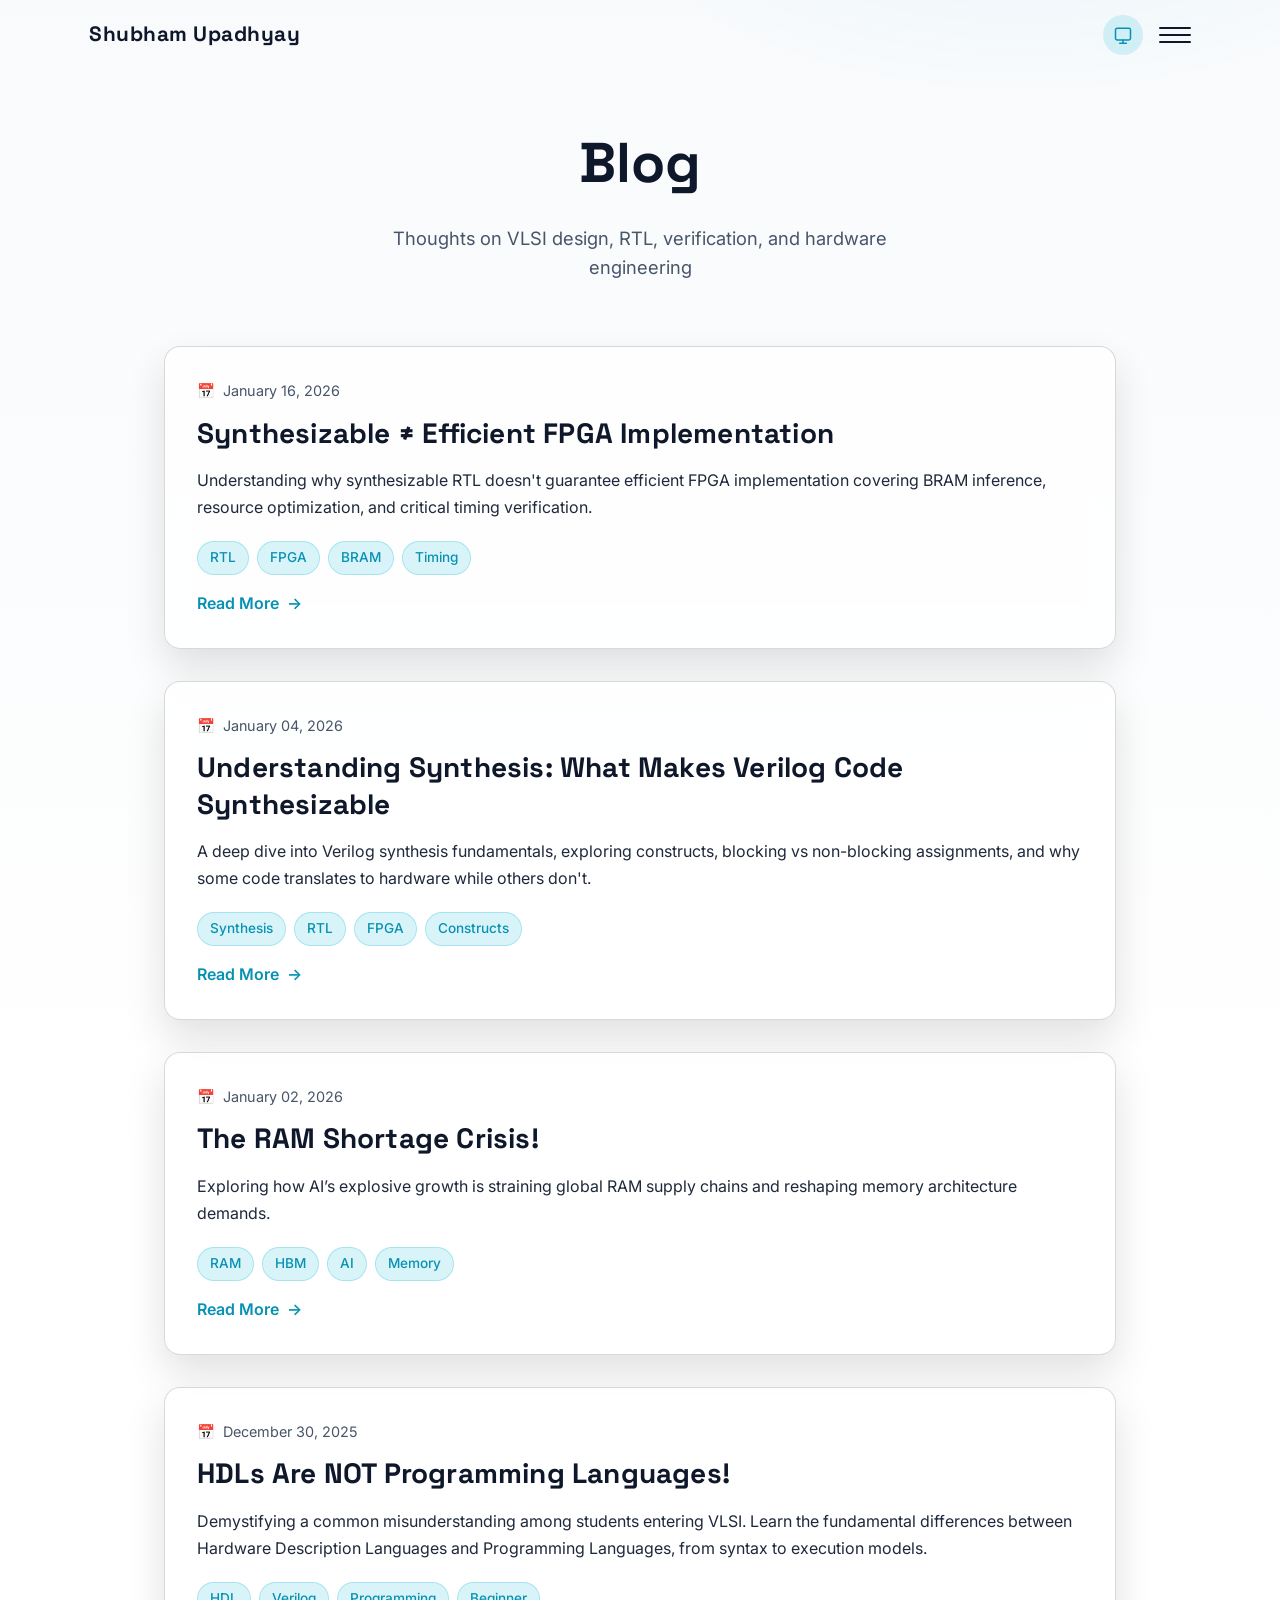
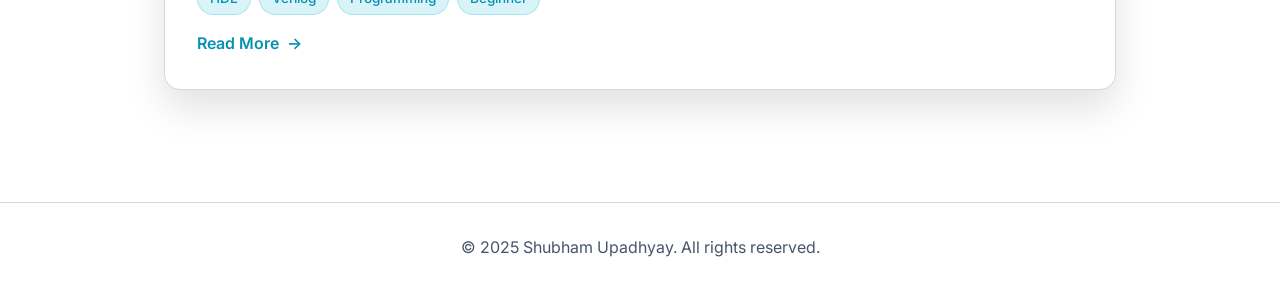
<file: blog/index.html>
<!DOCTYPE html>
<html lang="en">
<head>
<meta charset="UTF-8" />
<meta name="viewport" content="width=device-width, initial-scale=1.0"/>
<title>Blog | Shubham Upadhyay - VLSI Design</title>

<meta name="description" content="Technical blog posts about VLSI design, RTL, verification, and hardware engineering"/>
<meta property="og:title" content="Blog | Shubham Upadhyay"/>
<meta property="og:description" content="VLSI Design Blog - RTL, Verification, Physical Design"/>
<meta property="og:type" content="website"/>
<meta name="theme-color" content="#06B6D4"/>

<link rel="preconnect" href="https://fonts.googleapis.com"/>
<link rel="preconnect" href="https://fonts.gstatic.com" crossorigin/>
<link href="https://fonts.googleapis.com/css2?family=Space+Grotesk:wght@400;500;600;700;800&family=Inter:wght@300;400;500;600;700&display=swap" rel="stylesheet"/>

<!-- Portfolio CSS -->
<link rel="stylesheet" href="../css/style.css"/>

<!-- Blog listing specific styles -->
<style>
  .blog-listing {
    max-width: 1000px;
    margin: 0 auto;
    padding: calc(var(--nav-h) + 3rem) 1.5rem 4rem;
  }
  
  .blog-header {
    text-align: center;
    margin-bottom: 4rem;
  }
  
  .blog-header h1 {
    font-size: clamp(2.5rem, 5vw, 3.5rem);
    margin-bottom: 1rem;
    color: var(--heading);
  }
  
  .blog-header p {
    font-size: 1.15rem;
    color: var(--muted);
    max-width: 600px;
    margin: 0 auto;
  }
  
  .blog-posts {
    display: grid;
    gap: 2rem;
  }
  
  .blog-post-card {
    background: var(--card);
    backdrop-filter: blur(var(--glass-blur));
    border: 1px solid var(--border);
    border-radius: var(--radius-md);
    padding: 2rem;
    box-shadow: var(--shadow);
    transition: all var(--dur) var(--easing);
    text-decoration: none;
    display: block;
  }
  
  .blog-post-card:hover {
    transform: translateY(-6px);
    box-shadow: var(--glow), var(--shadow);
  }
  
  .post-date {
    font-size: 0.9rem;
    color: var(--muted);
    margin-bottom: 0.75rem;
    display: flex;
    align-items: center;
    gap: 0.5rem;
  }
  
  .post-date::before {
    content: "📅";
  }
  
  .post-title {
    font-size: 1.75rem;
    font-weight: 700;
    color: var(--heading);
    margin-bottom: 1rem;
    line-height: 1.3;
  }
  
  .post-excerpt {
    color: var(--text);
    line-height: 1.7;
    margin-bottom: 1.25rem;
  }
  
  .post-tags {
    display: flex;
    flex-wrap: wrap;
    gap: 0.5rem;
    margin-bottom: 1rem;
  }
  
  .post-tag {
    display: inline-block;
    padding: 0.3rem 0.75rem;
    border-radius: var(--radius-pill);
    background: rgba(6,182,212,.15);
    color: var(--accent);
    font-size: 0.85rem;
    font-weight: 500;
    border: 1px solid rgba(6,182,212,.25);
  }
  
  .read-more {
    display: inline-flex;
    align-items: center;
    gap: 0.5rem;
    color: var(--accent);
    font-weight: 600;
    font-size: 1rem;
  }
  
  .read-more::after {
    content: "→";
    transition: transform var(--dur) var(--easing);
  }
  
  .blog-post-card:hover .read-more::after {
    transform: translateX(5px);
  }
  
  .no-posts {
    text-align: center;
    padding: 4rem 2rem;
    color: var(--muted);
  }
  
  .no-posts h3 {
    font-size: 1.5rem;
    margin-bottom: 1rem;
    color: var(--heading);
  }
</style>
</head>

<body>
  <!-- Navigation -->
  <nav aria-label="Primary" class="nav-wrap">
    <div class="nav-container">
      <div class="nav-brand">
        <a href="../index.html" style="color: var(--heading); text-decoration: none;">Shubham Upadhyay</a>
      </div>
      <div class="nav-controls">
        <button class="theme-toggle" id="themeToggle" type="button" aria-label="Toggle theme"></button>
        <button class="hamburger" id="hamburger" aria-label="Toggle menu">
          <span></span>
          <span></span>
          <span></span>
        </button>
      </div>
    </div>
  </nav>

  <!-- Mobile Menu -->
  <div class="nav-menu" id="navMenu">
    <a href="../index.html#home" class="nav-link">Home</a>
    <a href="../index.html#experience" class="nav-link">Experience</a>
    <a href="../index.html#projects" class="nav-link">Projects</a>
    <a href="../index.html#skills" class="nav-link">Skills</a>
    <a href="../index.html#certifications" class="nav-link">Certifications</a>
    <a href="../blog/" class="nav-link">Blog</a>
    <a href="../index.html#contact" class="nav-link">Contact</a>
  </div>

  <!-- Blog Listing -->
  <main class="blog-listing">
    <header class="blog-header">
      <h1>Blog</h1>
      <p>Thoughts on VLSI design, RTL, verification, and hardware engineering</p>
    </header>

    <div class="blog-posts">

            <!-- Blog Post 4:  -->
      <a href="/blog/posts/fpgablog/" class="blog-post-card">
        <div class="post-date">January 16, 2026</div>
        <h2 class="post-title">Synthesizable ≠ Efficient FPGA Implementation</h2>
        <p class="post-excerpt">
          Understanding why synthesizable RTL doesn't guarantee efficient FPGA implementation covering BRAM inference, resource optimization, and critical timing verification.
        </p>
        <div class="post-tags">
          <span class="post-tag">RTL</span>
          <span class="post-tag">FPGA</span>
          <span class="post-tag">BRAM</span>
          <span class="post-tag">Timing</span>
        </div>
        <span class="read-more">Read More</span>
      </a>      


            <!-- Blog Post 3:  -->
      <a href="/blog/posts/synthesis/" class="blog-post-card">
        <div class="post-date">January 04, 2026</div>
        <h2 class="post-title">Understanding Synthesis: What Makes Verilog Code Synthesizable</h2>
        <p class="post-excerpt">
          A deep dive into Verilog synthesis fundamentals, exploring constructs, blocking vs non-blocking assignments, and why some code translates to hardware while others don't.
        </p>
        <div class="post-tags">
          <span class="post-tag">Synthesis</span>
          <span class="post-tag">RTL</span>
          <span class="post-tag">FPGA</span>
          <span class="post-tag">Constructs</span>
        </div>
        <span class="read-more">Read More</span>
      </a>

      
            <!-- Blog Post 2:  -->
      <a href="/blog/posts/ramcrisis/index.html" class="blog-post-card">
        <div class="post-date">January 02, 2026</div>
        <h2 class="post-title">The RAM Shortage Crisis!</h2>
        <p class="post-excerpt">
          Exploring how AI’s explosive growth is straining global RAM supply chains and reshaping memory architecture demands.
        </p>
        <div class="post-tags">
          <span class="post-tag">RAM</span>
          <span class="post-tag">HBM</span>
          <span class="post-tag">AI</span>
          <span class="post-tag">Memory</span>
        </div>
        <span class="read-more">Read More</span>
      </a>

      <!-- Blog Post 1:  -->
      <a href="/blog/posts/hdlVSprog/index.html" class="blog-post-card">
        <div class="post-date">December 30, 2025</div>
        <h2 class="post-title">HDLs Are NOT Programming Languages!</h2>
        <p class="post-excerpt">
          Demystifying a common misunderstanding among students entering VLSI. Learn the fundamental differences between Hardware Description Languages and Programming Languages, from syntax to execution models.
        </p>
        <div class="post-tags">
          <span class="post-tag">HDL</span>
          <span class="post-tag">Verilog</span>
          <span class="post-tag">Programming</span>
          <span class="post-tag">Beginner</span>
        </div>
        <span class="read-more">Read More</span>
      </a>

      <!-- Blog Post 2: Add your next post here -->
      <!-- 
      <a href="posts/your-next-post/" class="blog-post-card">
        <div class="post-date">January 5, 2025</div>
        <h2 class="post-title">Your Next Blog Title</h2>
        <p class="post-excerpt">
          Brief description of your next blog post...
        </p>
        <div class="post-tags">
          <span class="post-tag">RTL</span>
          <span class="post-tag">Design</span>
        </div>
        <span class="read-more">Read More</span>
      </a>
      -->

      <!-- Blog Post 3: Template for future posts -->
      <!-- 
      <a href="posts/post-slug/" class="blog-post-card">
        <div class="post-date">Month Day, Year</div>
        <h2 class="post-title">Post Title</h2>
        <p class="post-excerpt">
          2-3 sentence excerpt...
        </p>
        <div class="post-tags">
          <span class="post-tag">Tag1</span>
          <span class="post-tag">Tag2</span>
        </div>
        <span class="read-more">Read More</span>
      </a>
      -->

    </div>
  </main>

  <!-- Footer -->
  <footer style="text-align:center; padding:2rem 1rem; color:var(--muted); border-top:1px solid var(--border); margin-top: 3rem;">
    <p>&copy; 2025 Shubham Upadhyay. All rights reserved.</p>
  </footer>

  <!-- Go to Top Button -->
  <button class="go-to-top" id="goToTop" aria-label="Go to top">↑</button>
  
  <!-- JavaScript -->
  <script src="../js/script.js"></script>
</body>
</html>
</file>
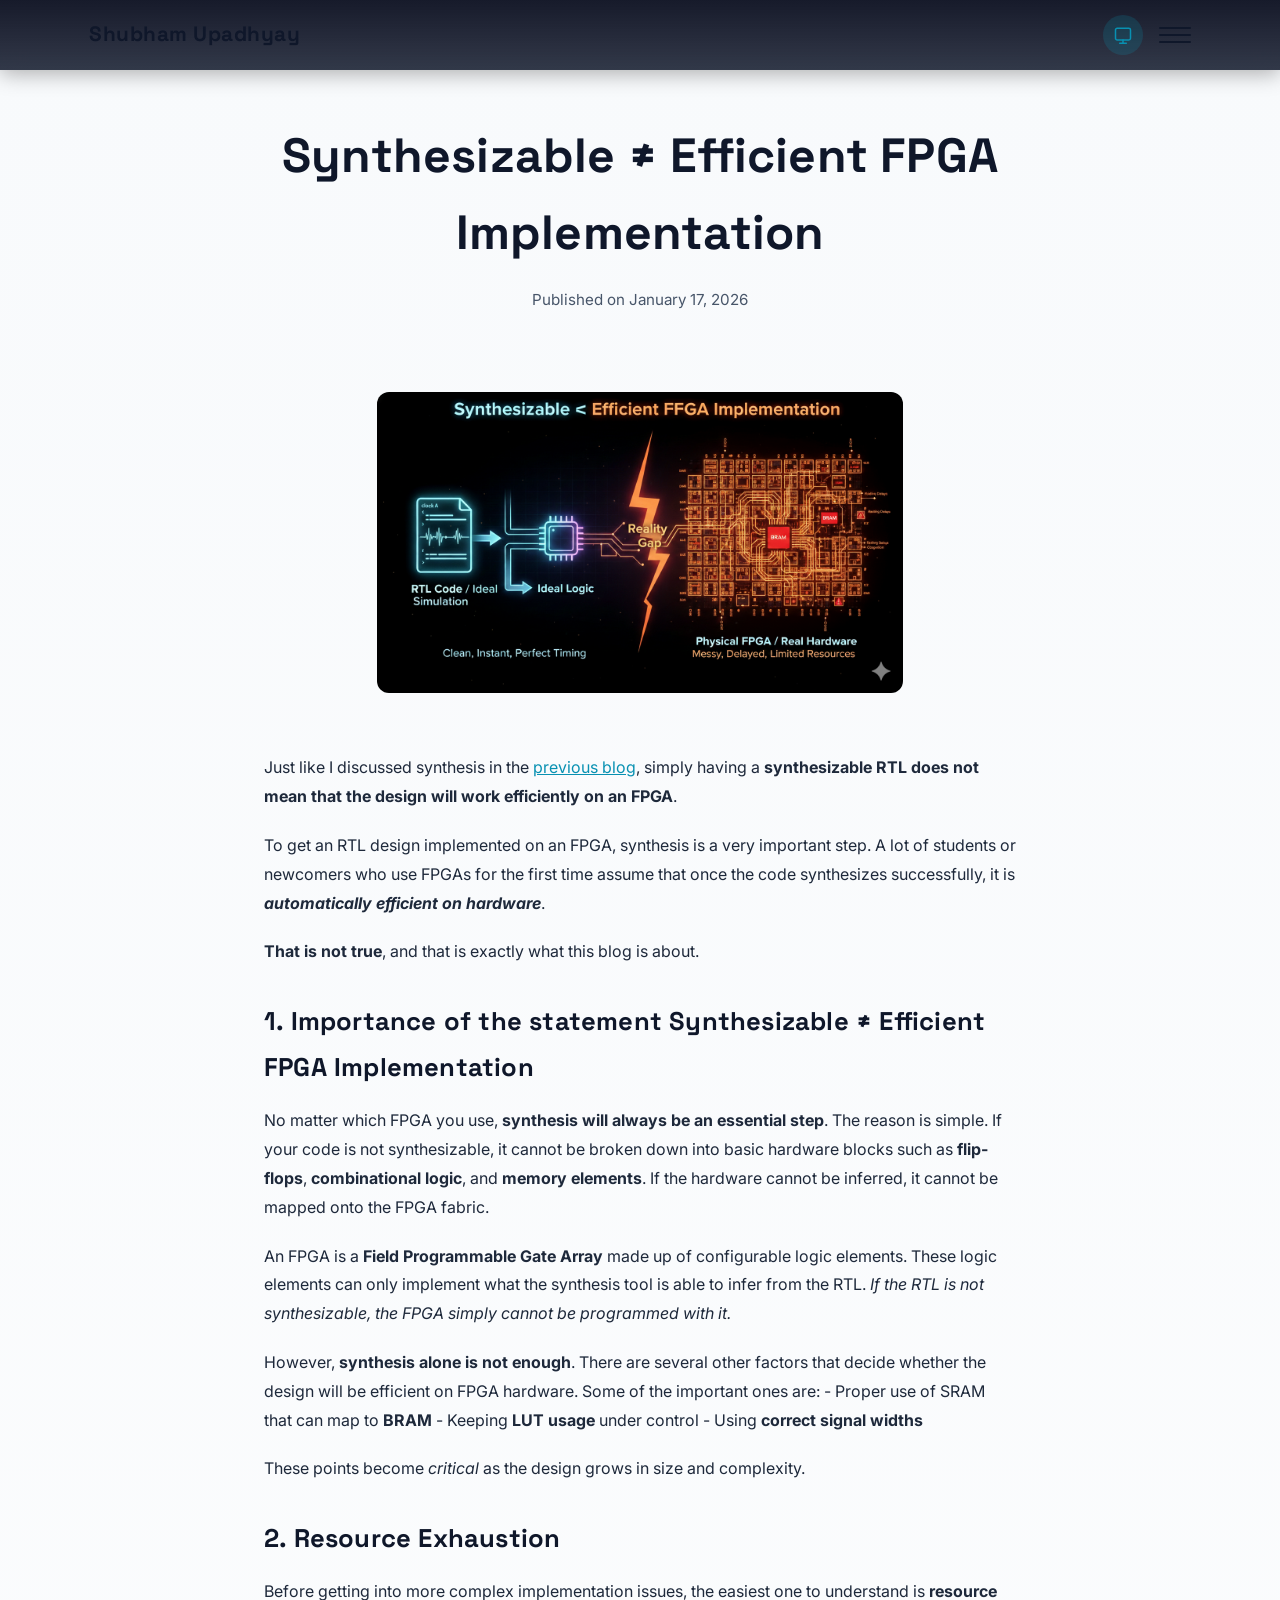
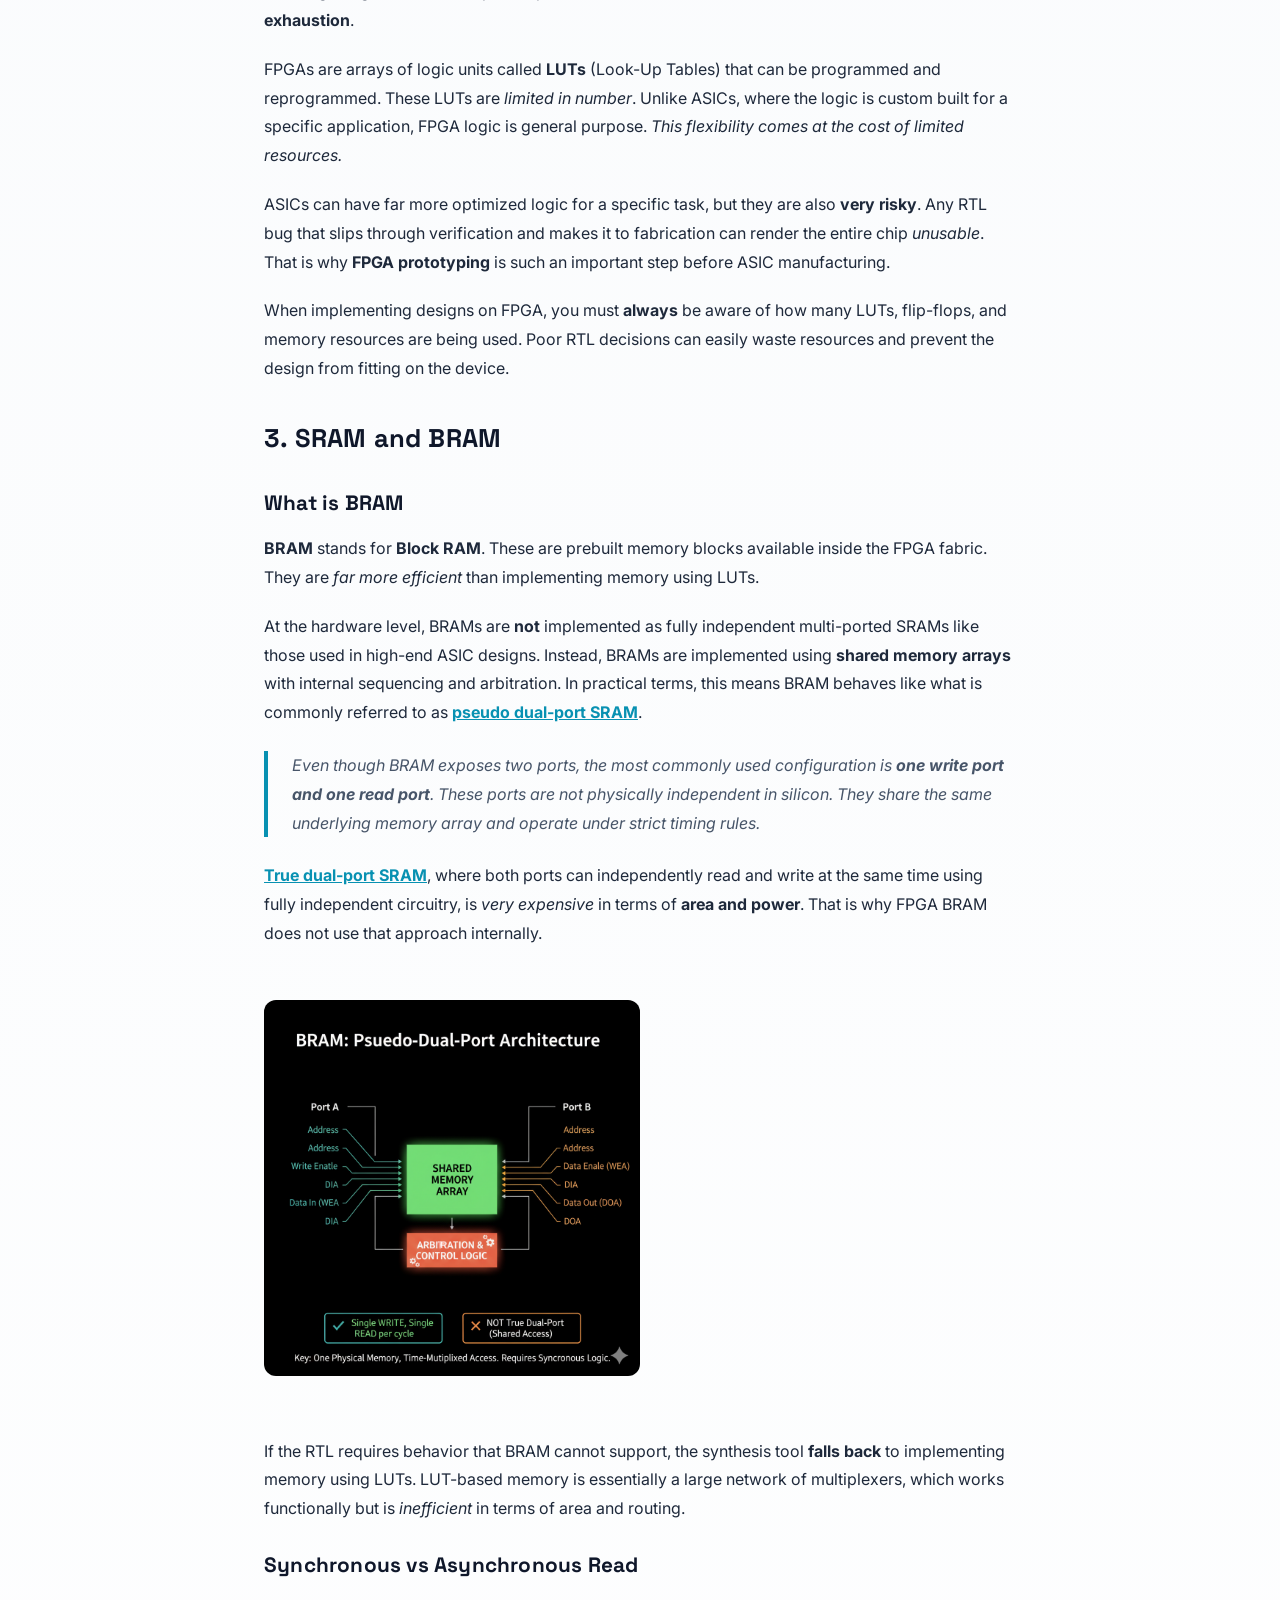
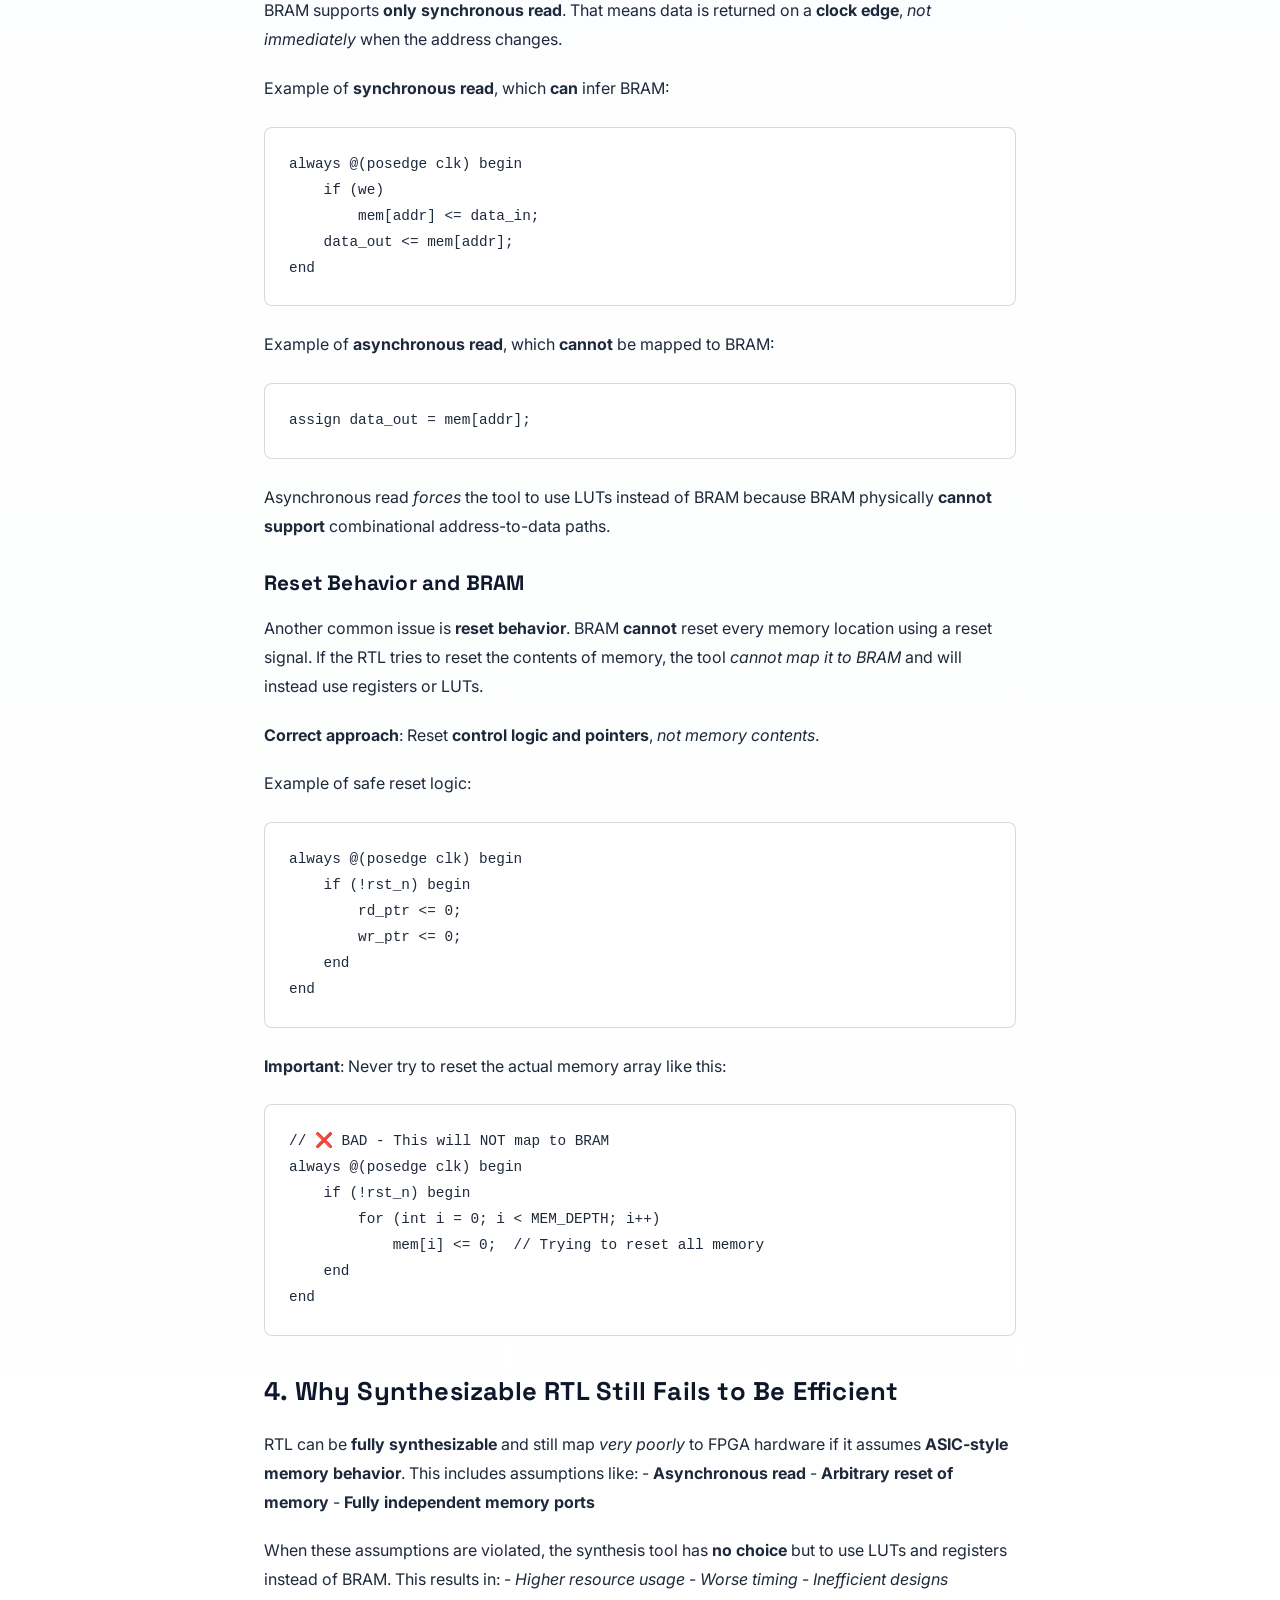
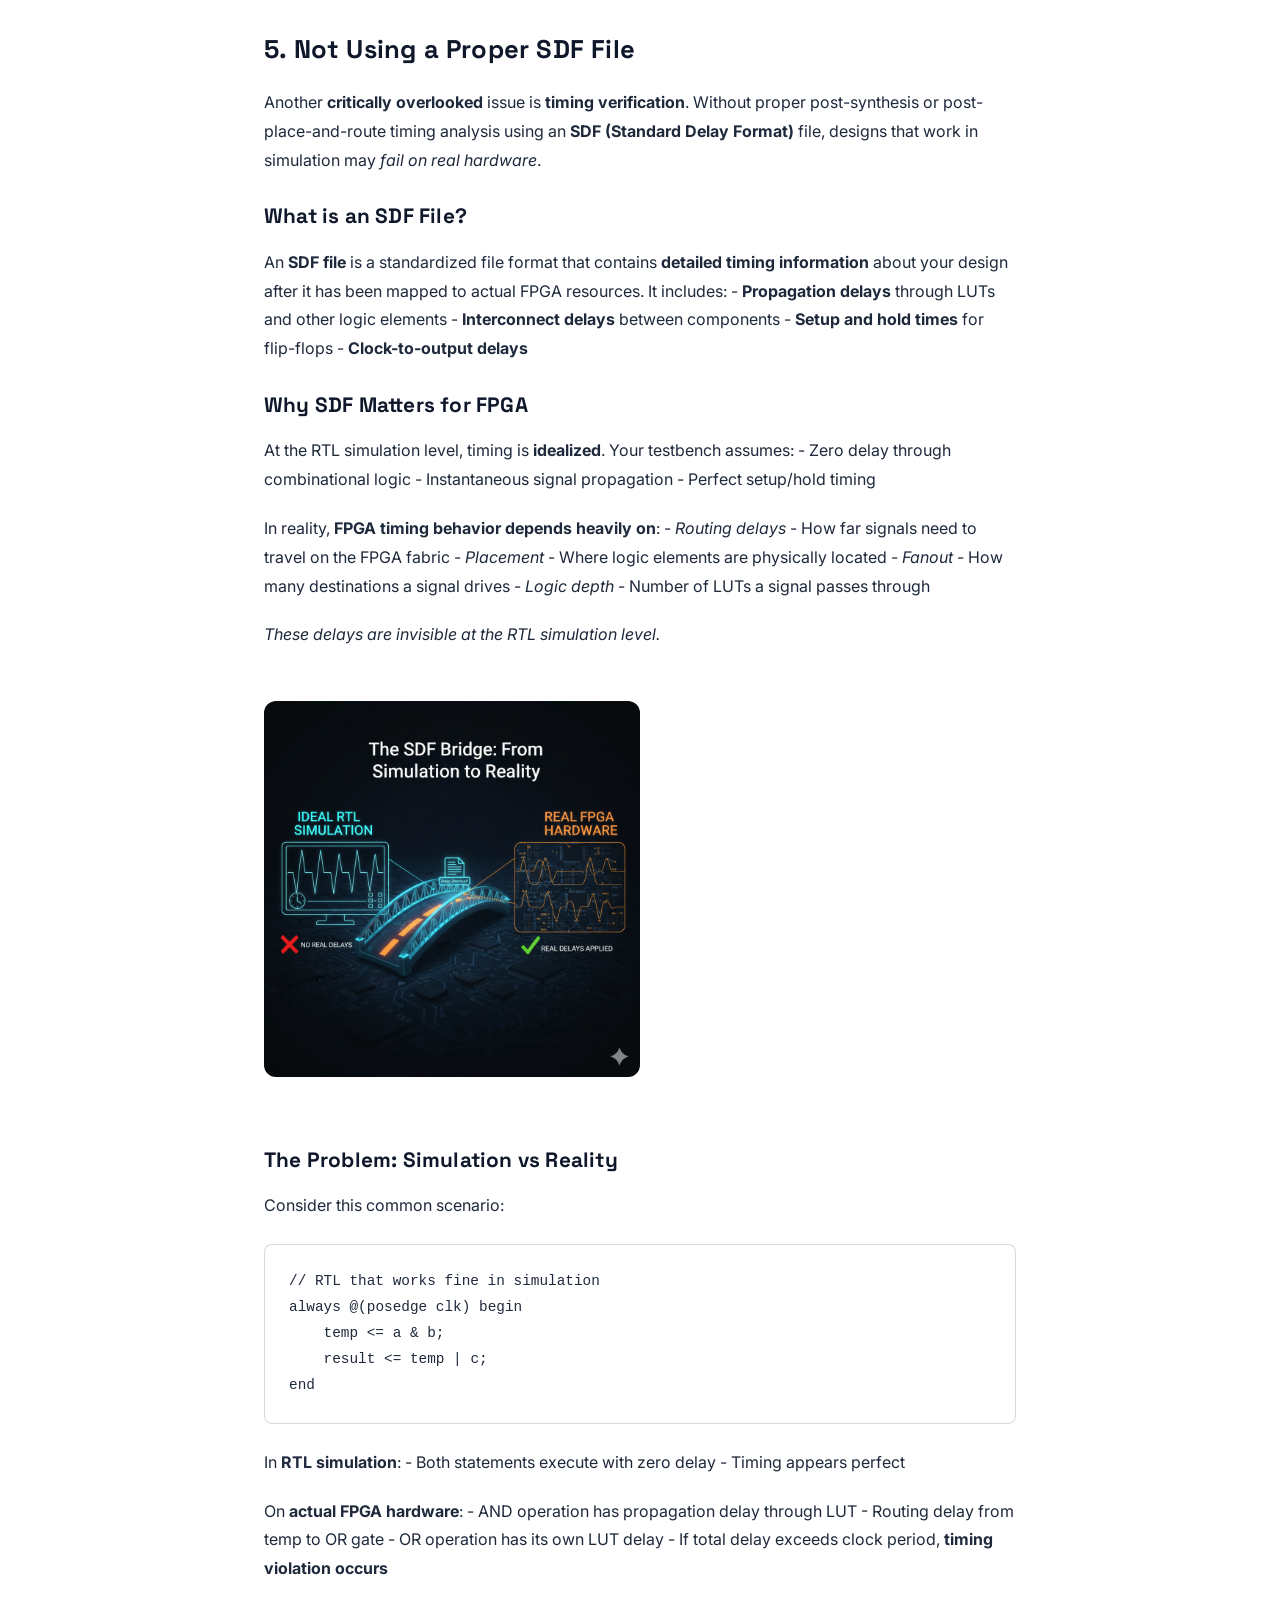
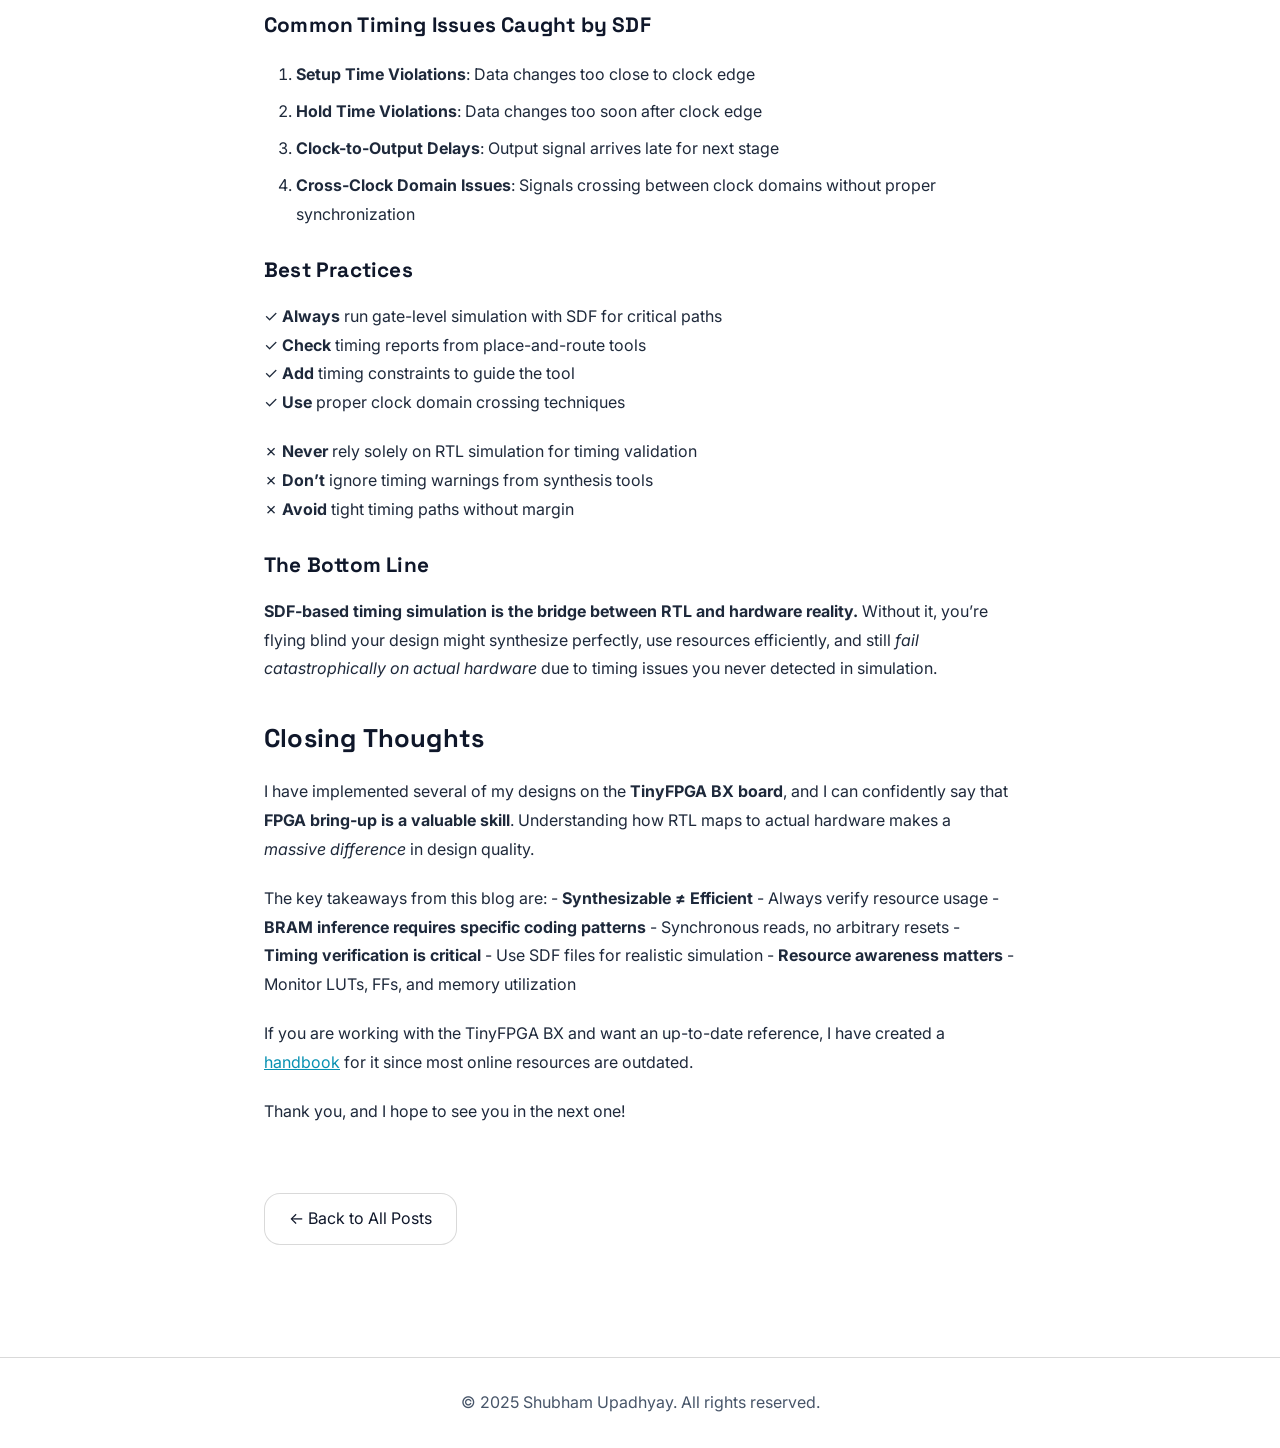
<file: blog/posts/fpgablog/index.html>
<!DOCTYPE html>
<html lang="en">
<head>
<meta charset="UTF-8" />
<meta name="viewport" content="width=device-width, initial-scale=1.0"/>
<title>Synthesizable ≠ Efficient FPGA Implementation | Shubham Upadhyay</title>

<meta name="description" content="Synthesizable ≠ Efficient FPGA Implementation - VLSI Design Blog"/>
<meta property="og:title" content="Synthesizable ≠ Efficient FPGA Implementation"/>
<meta property="og:type" content="article"/>

<link rel="preconnect" href="https://fonts.googleapis.com"/>
<link rel="preconnect" href="https://fonts.gstatic.com" crossorigin/>
<link href="https://fonts.googleapis.com/css2?family=Space+Grotesk:wght@400;500;600;700;800&family=Inter:wght@300;400;500;600;700&display=swap" rel="stylesheet"/>

<!-- Portfolio CSS (ABSOLUTE PATH) -->
<link rel="stylesheet" href="/css/style.css"/>

<!-- Blog-specific styles -->
<style>
  /* Force solid navbar on blog pages (no transparent effect) */
  .nav-wrap {
    background: linear-gradient(180deg, rgba(10,14,31,.95), rgba(15,22,41,.85)) !important;
    backdrop-filter: blur(12px) !important;
    box-shadow: 0 4px 20px rgba(0,0,0,.3) !important;
  }

  .blog-post {
    max-width: 800px;
    margin: 0 auto;
    padding: calc(var(--nav-h) + 3rem) 1.5rem 4rem;
  }

  .blog-header {
    margin-bottom: 3rem;
    text-align: center;
  }

  .blog-title {
    font-size: clamp(2rem, 5vw, 3rem);
    margin-bottom: 1rem;
    color: var(--heading);
  }

  .blog-meta {
    color: var(--muted);
    font-size: 0.95rem;
  }

  .blog-content {
    line-height: 1.8;
    color: var(--text);
  }

  .blog-content h1 {
    font-size: 2rem;
    margin: 2.5rem 0 1rem;
    color: var(--heading);
  }

  .blog-content h2 {
    font-size: 1.6rem;
    margin: 2rem 0 1rem;
    color: var(--heading);
  }

  .blog-content h3 {
    font-size: 1.3rem;
    margin: 1.5rem 0 0.75rem;
    color: var(--heading);
  }

  .blog-content p {
    margin-bottom: 1.25rem;
  }

  .blog-content ul, .blog-content ol {
    margin: 1rem 0 1.5rem 2rem;
  }

  .blog-content li {
    margin-bottom: 0.5rem;
  }

  .blog-content code {
    background: rgba(6,182,212,.15);
    padding: 0.2rem 0.5rem;
    border-radius: 4px;
    font-family: 'Courier New', monospace;
    font-size: 0.9em;
    color: var(--accent);
  }

  .blog-content pre {
    background: var(--card);
    border: 1px solid var(--border);
    border-radius: 8px;
    padding: 1.5rem;
    overflow-x: auto;
    margin: 1.5rem 0;
  }

  .blog-content pre code {
    background: none;
    padding: 0;
    color: var(--text);
  }

  .blog-content blockquote {
    border-left: 4px solid var(--accent);
    padding-left: 1.5rem;
    margin: 1.5rem 0;
    color: var(--muted);
    font-style: italic;
  }

  .blog-content img {
    max-width: 100%;
    height: auto;
    border-radius: 12px;
    margin: 2rem 0;
  }

  .blog-content a {
    color: var(--accent);
    text-decoration: underline;
  }

  .back-button {
    display: inline-block;
    margin-top: 3rem;
    padding: 0.75rem 1.5rem;
    background: var(--card);
    border: 1px solid var(--border);
    border-radius: var(--radius-md);
    color: var(--heading);
    text-decoration: none;
    transition: all var(--dur) var(--easing);
  }

  .back-button:hover {
    background: rgba(6,182,212,.1);
    transform: translateX(-3px);
  }
</style>
</head>

<body>
  <!-- Navigation -->
  <nav aria-label="Primary" class="nav-wrap">
    <div class="nav-container">
      <div class="nav-brand">
        <a href="/index.html" style="color: var(--heading); text-decoration: none;">Shubham Upadhyay</a>
      </div>
      <div class="nav-controls">
        <button class="theme-toggle" id="themeToggle" type="button" aria-label="Toggle theme"></button>
        <button class="hamburger" id="hamburger" aria-label="Toggle menu">
          <span></span>
          <span></span>
          <span></span>
        </button>
      </div>
    </div>
  </nav>

  <!-- Mobile Menu -->
  <div class="nav-menu" id="navMenu">
    <a href="/index.html#home" class="nav-link">Home</a>
    <a href="/index.html#projects" class="nav-link">Projects</a>
    <a href="/index.html#featured-blog" class="nav-link">Blog</a>
    <a href="/index.html#skills" class="nav-link">Skills</a>
    <a href="/index.html#experience" class="nav-link">Experience</a>
    <a href="/index.html#certifications" class="nav-link">Certifications</a>
    <a href="/blog/" class="nav-link">All Posts</a>
    <a href="/index.html#contact" class="nav-link">Contact</a>
  </div>

  <!-- Blog Post -->
  <main class="blog-post">
    <header class="blog-header">
      <h1 class="blog-title">Synthesizable ≠ Efficient FPGA Implementation</h1>
      <p class="blog-meta">Published on January 17, 2026</p>
    </header>

    <article class="blog-content">
<p align="center">
<img src="assets/banner.png" alt="Banner" width="70%">
</p>
<p>Just like I discussed synthesis in the <a
href="../synthesis/index.html">previous blog</a>, simply having a
<strong>synthesizable RTL does not mean that the design will work
efficiently on an FPGA</strong>.</p>
<p>To get an RTL design implemented on an FPGA, synthesis is a very
important step. A lot of students or newcomers who use FPGAs for the
first time assume that once the code synthesizes successfully, it is
<strong><em>automatically efficient on hardware</em></strong>.</p>
<p><strong>That is not true</strong>, and that is exactly what this blog
is about.</p>
<h2
id="importance-of-the-statement-synthesizable-efficient-fpga-implementation">1.
Importance of the statement Synthesizable ≠ Efficient FPGA
Implementation</h2>
<p>No matter which FPGA you use, <strong>synthesis will always be an
essential step</strong>. The reason is simple. If your code is not
synthesizable, it cannot be broken down into basic hardware blocks such
as <strong>flip-flops</strong>, <strong>combinational logic</strong>,
and <strong>memory elements</strong>. If the hardware cannot be
inferred, it cannot be mapped onto the FPGA fabric.</p>
<p>An FPGA is a <strong>Field Programmable Gate Array</strong> made up
of configurable logic elements. These logic elements can only implement
what the synthesis tool is able to infer from the RTL. <em>If the RTL is
not synthesizable, the FPGA simply cannot be programmed with
it.</em></p>
<p>However, <strong>synthesis alone is not enough</strong>. There are
several other factors that decide whether the design will be efficient
on FPGA hardware. Some of the important ones are: - Proper use of SRAM
that can map to <strong>BRAM</strong> - Keeping <strong>LUT
usage</strong> under control - Using <strong>correct signal
widths</strong></p>
<p>These points become <em>critical</em> as the design grows in size and
complexity.</p>
<h2 id="resource-exhaustion">2. Resource Exhaustion</h2>
<p>Before getting into more complex implementation issues, the easiest
one to understand is <strong>resource exhaustion</strong>.</p>
<p>FPGAs are arrays of logic units called <strong>LUTs</strong> (Look-Up
Tables) that can be programmed and reprogrammed. These LUTs are
<em>limited in number</em>. Unlike ASICs, where the logic is custom
built for a specific application, FPGA logic is general purpose.
<em>This flexibility comes at the cost of limited resources.</em></p>
<p>ASICs can have far more optimized logic for a specific task, but they
are also <strong>very risky</strong>. Any RTL bug that slips through
verification and makes it to fabrication can render the entire chip
<em>unusable</em>. That is why <strong>FPGA prototyping</strong> is such
an important step before ASIC manufacturing.</p>
<p>When implementing designs on FPGA, you must <strong>always</strong>
be aware of how many LUTs, flip-flops, and memory resources are being
used. Poor RTL decisions can easily waste resources and prevent the
design from fitting on the device.</p>
<h2 id="sram-and-bram">3. SRAM and BRAM</h2>
<h3 id="what-is-bram">What is BRAM</h3>
<p><strong>BRAM</strong> stands for <strong>Block RAM</strong>. These
are prebuilt memory blocks available inside the FPGA fabric. They are
<em>far more efficient</em> than implementing memory using LUTs.</p>
<p>At the hardware level, BRAMs are <strong>not</strong> implemented as
fully independent multi-ported SRAMs like those used in high-end ASIC
designs. Instead, BRAMs are implemented using <strong>shared memory
arrays</strong> with internal sequencing and arbitration. In practical
terms, this means BRAM behaves like what is commonly referred to as <a
href="https://github.com/VLSI-Shubh/SRAM/tree/755f03a7ce4136a16cad363dd62f7bf808ef5ea1/Dual%20Port%20/Pseudo%20Dual%20port"><strong>pseudo
dual-port SRAM</strong></a>.</p>
<blockquote>
<p>Even though BRAM exposes two ports, the most commonly used
configuration is <strong>one write port and one read port</strong>.
These ports are <em>not physically independent</em> in silicon. They
share the same underlying memory array and operate under strict timing
rules.</p>
</blockquote>
<p><a
href="https://github.com/VLSI-Shubh/SRAM/tree/755f03a7ce4136a16cad363dd62f7bf808ef5ea1/Dual%20Port%20/True%20Dual%20Port"><strong>True
dual-port SRAM</strong></a>, where both ports can independently read and
write at the same time using fully independent circuitry, is <em>very
expensive</em> in terms of <strong>area and power</strong>. That is why
FPGA BRAM does not use that approach internally.</p>
<p align="left">
<img src="assets/bram.png" alt="BRAM" width="50%">
</p>
<p>If the RTL requires behavior that BRAM cannot support, the synthesis
tool <strong>falls back</strong> to implementing memory using LUTs.
LUT-based memory is essentially a large network of multiplexers, which
works functionally but is <em>inefficient</em> in terms of area and
routing.</p>
<h3 id="synchronous-vs-asynchronous-read">Synchronous vs Asynchronous
Read</h3>
<p>BRAM supports <strong>only synchronous read</strong>. That means data
is returned on a <strong>clock edge</strong>, <em>not immediately</em>
when the address changes.</p>
<p>Example of <strong>synchronous read</strong>, which
<strong>can</strong> infer BRAM:</p>
<div class="sourceCode" id="cb1"><pre
class="sourceCode verilog"><code class="sourceCode verilog"><span id="cb1-1"><a href="#cb1-1" aria-hidden="true" tabindex="-1"></a><span class="kw">always</span> <span class="op">@(</span><span class="kw">posedge</span> clk<span class="op">)</span> <span class="kw">begin</span></span>
<span id="cb1-2"><a href="#cb1-2" aria-hidden="true" tabindex="-1"></a>    <span class="kw">if</span> <span class="op">(</span>we<span class="op">)</span></span>
<span id="cb1-3"><a href="#cb1-3" aria-hidden="true" tabindex="-1"></a>        mem<span class="op">[</span>addr<span class="op">]</span> <span class="op">&lt;=</span> data_in<span class="op">;</span></span>
<span id="cb1-4"><a href="#cb1-4" aria-hidden="true" tabindex="-1"></a>    data_out <span class="op">&lt;=</span> mem<span class="op">[</span>addr<span class="op">];</span></span>
<span id="cb1-5"><a href="#cb1-5" aria-hidden="true" tabindex="-1"></a><span class="kw">end</span></span></code></pre></div>
<p>Example of <strong>asynchronous read</strong>, which
<strong>cannot</strong> be mapped to BRAM:</p>
<div class="sourceCode" id="cb2"><pre
class="sourceCode verilog"><code class="sourceCode verilog"><span id="cb2-1"><a href="#cb2-1" aria-hidden="true" tabindex="-1"></a><span class="kw">assign</span> data_out <span class="op">=</span> mem<span class="op">[</span>addr<span class="op">];</span></span></code></pre></div>
<p>Asynchronous read <em>forces</em> the tool to use LUTs instead of
BRAM because BRAM physically <strong>cannot support</strong>
combinational address-to-data paths.</p>
<h3 id="reset-behavior-and-bram">Reset Behavior and BRAM</h3>
<p>Another common issue is <strong>reset behavior</strong>. BRAM
<strong>cannot</strong> reset every memory location using a reset
signal. If the RTL tries to reset the contents of memory, the tool
<em>cannot map it to BRAM</em> and will instead use registers or
LUTs.</p>
<p><strong>Correct approach</strong>: Reset <strong>control logic and
pointers</strong>, <em>not memory contents</em>.</p>
<p>Example of safe reset logic:</p>
<div class="sourceCode" id="cb3"><pre
class="sourceCode verilog"><code class="sourceCode verilog"><span id="cb3-1"><a href="#cb3-1" aria-hidden="true" tabindex="-1"></a><span class="kw">always</span> <span class="op">@(</span><span class="kw">posedge</span> clk<span class="op">)</span> <span class="kw">begin</span></span>
<span id="cb3-2"><a href="#cb3-2" aria-hidden="true" tabindex="-1"></a>    <span class="kw">if</span> <span class="op">(!</span>rst_n<span class="op">)</span> <span class="kw">begin</span></span>
<span id="cb3-3"><a href="#cb3-3" aria-hidden="true" tabindex="-1"></a>        rd_ptr <span class="op">&lt;=</span> <span class="dv">0</span><span class="op">;</span></span>
<span id="cb3-4"><a href="#cb3-4" aria-hidden="true" tabindex="-1"></a>        wr_ptr <span class="op">&lt;=</span> <span class="dv">0</span><span class="op">;</span></span>
<span id="cb3-5"><a href="#cb3-5" aria-hidden="true" tabindex="-1"></a>    <span class="kw">end</span></span>
<span id="cb3-6"><a href="#cb3-6" aria-hidden="true" tabindex="-1"></a><span class="kw">end</span></span></code></pre></div>
<p><strong>Important</strong>: Never try to reset the actual memory
array like this:</p>
<div class="sourceCode" id="cb4"><pre
class="sourceCode verilog"><code class="sourceCode verilog"><span id="cb4-1"><a href="#cb4-1" aria-hidden="true" tabindex="-1"></a><span class="co">// ❌ BAD - This will NOT map to BRAM</span></span>
<span id="cb4-2"><a href="#cb4-2" aria-hidden="true" tabindex="-1"></a><span class="kw">always</span> <span class="op">@(</span><span class="kw">posedge</span> clk<span class="op">)</span> <span class="kw">begin</span></span>
<span id="cb4-3"><a href="#cb4-3" aria-hidden="true" tabindex="-1"></a>    <span class="kw">if</span> <span class="op">(!</span>rst_n<span class="op">)</span> <span class="kw">begin</span></span>
<span id="cb4-4"><a href="#cb4-4" aria-hidden="true" tabindex="-1"></a>        <span class="kw">for</span> <span class="op">(</span>int i <span class="op">=</span> <span class="dv">0</span><span class="op">;</span> i <span class="op">&lt;</span> MEM_DEPTH<span class="op">;</span> i<span class="op">++)</span></span>
<span id="cb4-5"><a href="#cb4-5" aria-hidden="true" tabindex="-1"></a>            mem<span class="op">[</span>i<span class="op">]</span> <span class="op">&lt;=</span> <span class="dv">0</span><span class="op">;</span>  <span class="co">// Trying to reset all memory</span></span>
<span id="cb4-6"><a href="#cb4-6" aria-hidden="true" tabindex="-1"></a>    <span class="kw">end</span></span>
<span id="cb4-7"><a href="#cb4-7" aria-hidden="true" tabindex="-1"></a><span class="kw">end</span></span></code></pre></div>
<h2 id="why-synthesizable-rtl-still-fails-to-be-efficient">4. Why
Synthesizable RTL Still Fails to Be Efficient</h2>
<p>RTL can be <strong>fully synthesizable</strong> and still map
<em>very poorly</em> to FPGA hardware if it assumes <strong>ASIC-style
memory behavior</strong>. This includes assumptions like: -
<strong>Asynchronous read</strong> - <strong>Arbitrary reset of
memory</strong> - <strong>Fully independent memory ports</strong></p>
<p>When these assumptions are violated, the synthesis tool has
<strong>no choice</strong> but to use LUTs and registers instead of
BRAM. This results in: - <em>Higher resource usage</em> - <em>Worse
timing</em> - <em>Inefficient designs</em></p>
<h2 id="not-using-a-proper-sdf-file">5. Not Using a Proper SDF File</h2>
<p>Another <strong>critically overlooked</strong> issue is
<strong>timing verification</strong>. Without proper post-synthesis or
post-place-and-route timing analysis using an <strong>SDF (Standard
Delay Format)</strong> file, designs that work in simulation may
<em>fail on real hardware</em>.</p>
<h3 id="what-is-an-sdf-file">What is an SDF File?</h3>
<p>An <strong>SDF file</strong> is a standardized file format that
contains <strong>detailed timing information</strong> about your design
after it has been mapped to actual FPGA resources. It includes: -
<strong>Propagation delays</strong> through LUTs and other logic
elements - <strong>Interconnect delays</strong> between components -
<strong>Setup and hold times</strong> for flip-flops -
<strong>Clock-to-output delays</strong></p>
<h3 id="why-sdf-matters-for-fpga">Why SDF Matters for FPGA</h3>
<p>At the RTL simulation level, timing is <strong>idealized</strong>.
Your testbench assumes: - Zero delay through combinational logic -
Instantaneous signal propagation - Perfect setup/hold timing</p>
<p>In reality, <strong>FPGA timing behavior depends heavily on</strong>:
- <em>Routing delays</em> - How far signals need to travel on the FPGA
fabric - <em>Placement</em> - Where logic elements are physically
located - <em>Fanout</em> - How many destinations a signal drives -
<em>Logic depth</em> - Number of LUTs a signal passes through</p>
<p><em>These delays are invisible at the RTL simulation level.</em></p>
<p align="left">
<img src="assets/sdf.png" alt="Banner" width="50%">
</p>
<h3 id="the-problem-simulation-vs-reality">The Problem: Simulation vs
Reality</h3>
<p>Consider this common scenario:</p>
<div class="sourceCode" id="cb5"><pre
class="sourceCode verilog"><code class="sourceCode verilog"><span id="cb5-1"><a href="#cb5-1" aria-hidden="true" tabindex="-1"></a><span class="co">// RTL that works fine in simulation</span></span>
<span id="cb5-2"><a href="#cb5-2" aria-hidden="true" tabindex="-1"></a><span class="kw">always</span> <span class="op">@(</span><span class="kw">posedge</span> clk<span class="op">)</span> <span class="kw">begin</span></span>
<span id="cb5-3"><a href="#cb5-3" aria-hidden="true" tabindex="-1"></a>    temp <span class="op">&lt;=</span> a <span class="op">&amp;</span> b<span class="op">;</span></span>
<span id="cb5-4"><a href="#cb5-4" aria-hidden="true" tabindex="-1"></a>    result <span class="op">&lt;=</span> temp <span class="op">|</span> c<span class="op">;</span></span>
<span id="cb5-5"><a href="#cb5-5" aria-hidden="true" tabindex="-1"></a><span class="kw">end</span></span></code></pre></div>
<p>In <strong>RTL simulation</strong>: - Both statements execute with
zero delay - Timing appears perfect</p>
<p>On <strong>actual FPGA hardware</strong>: - AND operation has
propagation delay through LUT - Routing delay from temp to OR gate - OR
operation has its own LUT delay - If total delay exceeds clock period,
<strong>timing violation occurs</strong></p>
<h3 id="common-timing-issues-caught-by-sdf">Common Timing Issues Caught
by SDF</h3>
<ol type="1">
<li><strong>Setup Time Violations</strong>: Data changes too close to
clock edge</li>
<li><strong>Hold Time Violations</strong>: Data changes too soon after
clock edge<br />
</li>
<li><strong>Clock-to-Output Delays</strong>: Output signal arrives late
for next stage</li>
<li><strong>Cross-Clock Domain Issues</strong>: Signals crossing between
clock domains without proper synchronization</li>
</ol>
<h3 id="best-practices">Best Practices</h3>
<p>✓ <strong>Always</strong> run gate-level simulation with SDF for
critical paths<br />
✓ <strong>Check</strong> timing reports from place-and-route tools<br />
✓ <strong>Add</strong> timing constraints to guide the tool<br />
✓ <strong>Use</strong> proper clock domain crossing techniques</p>
<p>✗ <strong>Never</strong> rely solely on RTL simulation for timing
validation<br />
✗ <strong>Don’t</strong> ignore timing warnings from synthesis
tools<br />
✗ <strong>Avoid</strong> tight timing paths without margin</p>
<h3 id="the-bottom-line">The Bottom Line</h3>
<p><strong>SDF-based timing simulation is the bridge between RTL and
hardware reality.</strong> Without it, you’re flying blind your design
might synthesize perfectly, use resources efficiently, and still
<em>fail catastrophically on actual hardware</em> due to timing issues
you never detected in simulation.</p>
<h2 id="closing-thoughts">Closing Thoughts</h2>
<p>I have implemented several of my designs on the <strong>TinyFPGA BX
board</strong>, and I can confidently say that <strong>FPGA bring-up is
a valuable skill</strong>. Understanding how RTL maps to actual hardware
makes a <em>massive difference</em> in design quality.</p>
<p>The key takeaways from this blog are: - <strong>Synthesizable ≠
Efficient</strong> - Always verify resource usage - <strong>BRAM
inference requires specific coding patterns</strong> - Synchronous
reads, no arbitrary resets - <strong>Timing verification is
critical</strong> - Use SDF files for realistic simulation -
<strong>Resource awareness matters</strong> - Monitor LUTs, FFs, and
memory utilization</p>
<p>If you are working with the TinyFPGA BX and want an up-to-date
reference, I have created a <a
href="TinyFPGA-BX-Handbook.md">handbook</a> for it since most online
resources are outdated.</p>
<p>Thank you, and I hope to see you in the next one!</p>

    </article>

    <a href="/blog/" class="back-button">← Back to All Posts</a>
  </main>

  <!-- Footer -->
  <footer style="text-align:center; padding:2rem 1rem; color:var(--muted); border-top:1px solid var(--border); margin-top: 3rem;">
    <p>&copy; 2025 Shubham Upadhyay. All rights reserved.</p>
  </footer>

  <!-- Go to Top Button -->
  <button class="go-to-top" id="goToTop" aria-label="Go to top">↑</button>

  <!-- JavaScript (ABSOLUTE PATH) -->
  <script src="/js/script.js"></script>
</body>
</html>
</file>
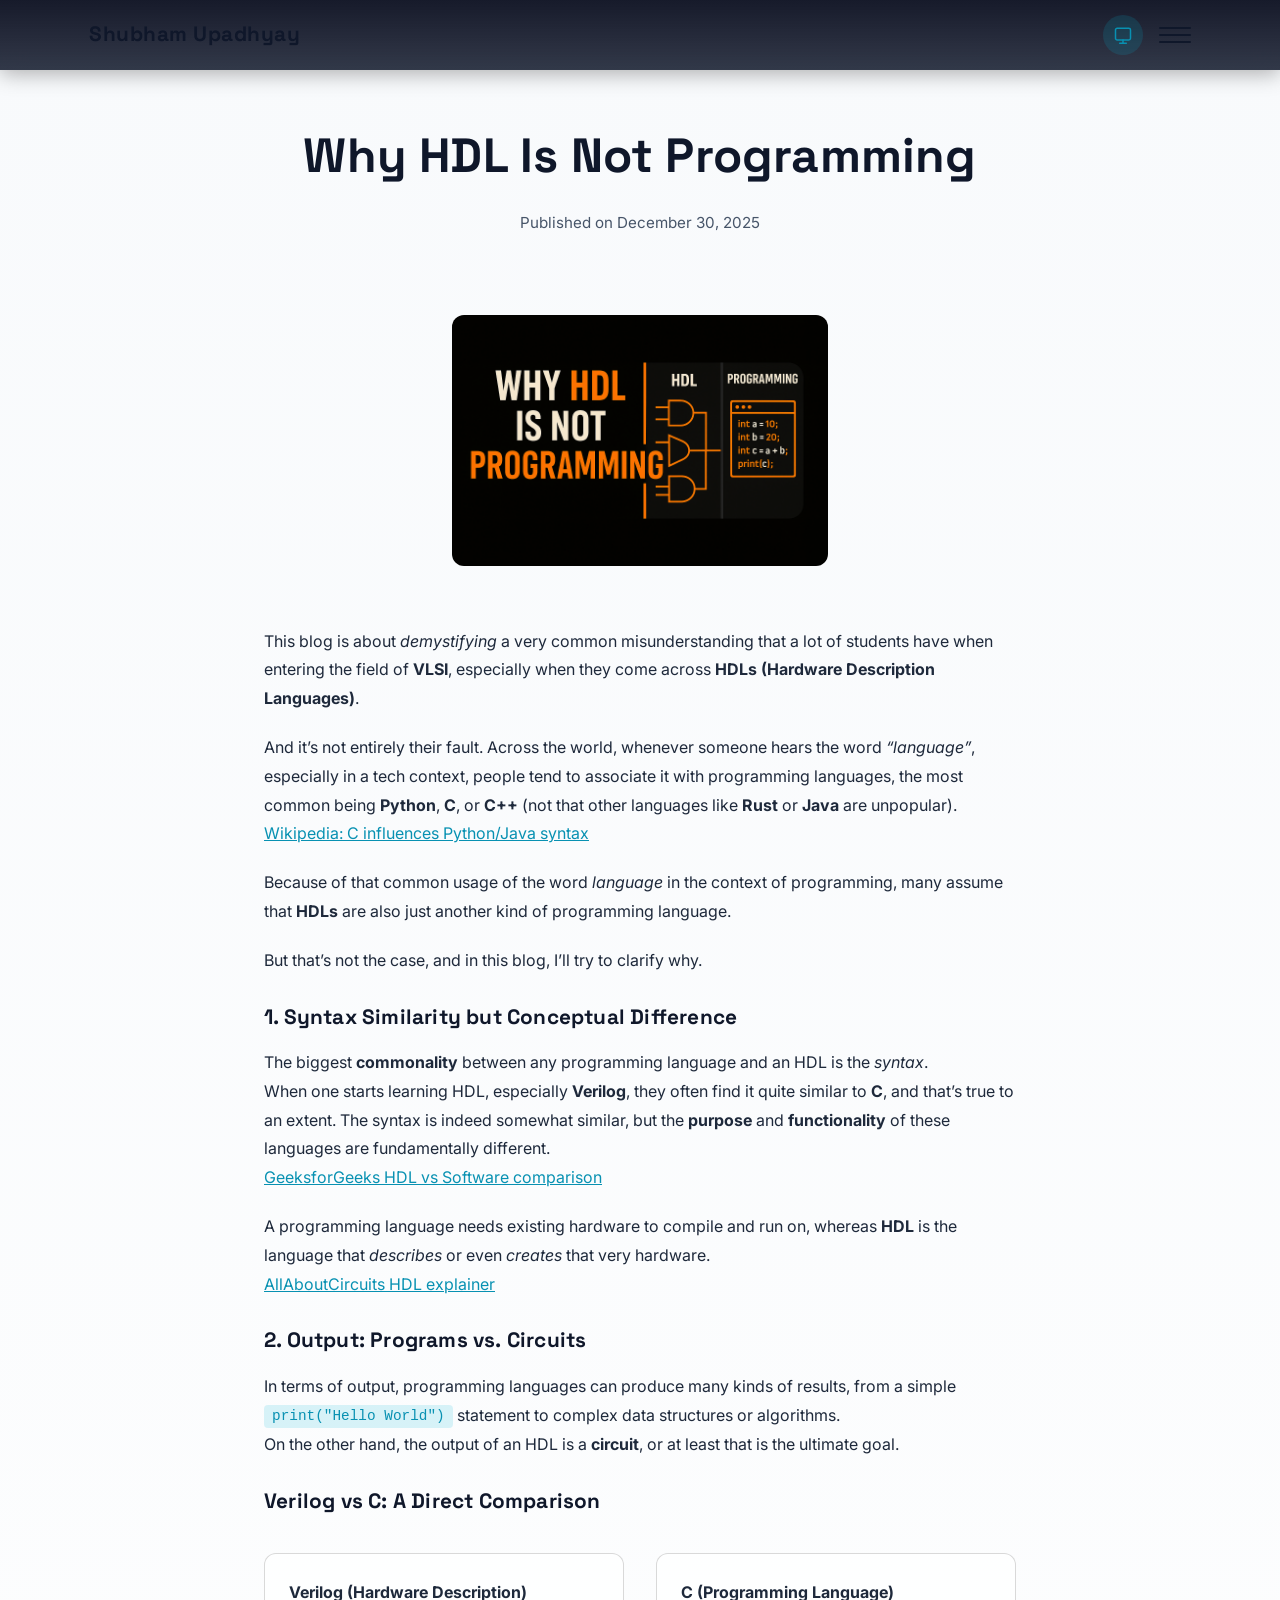
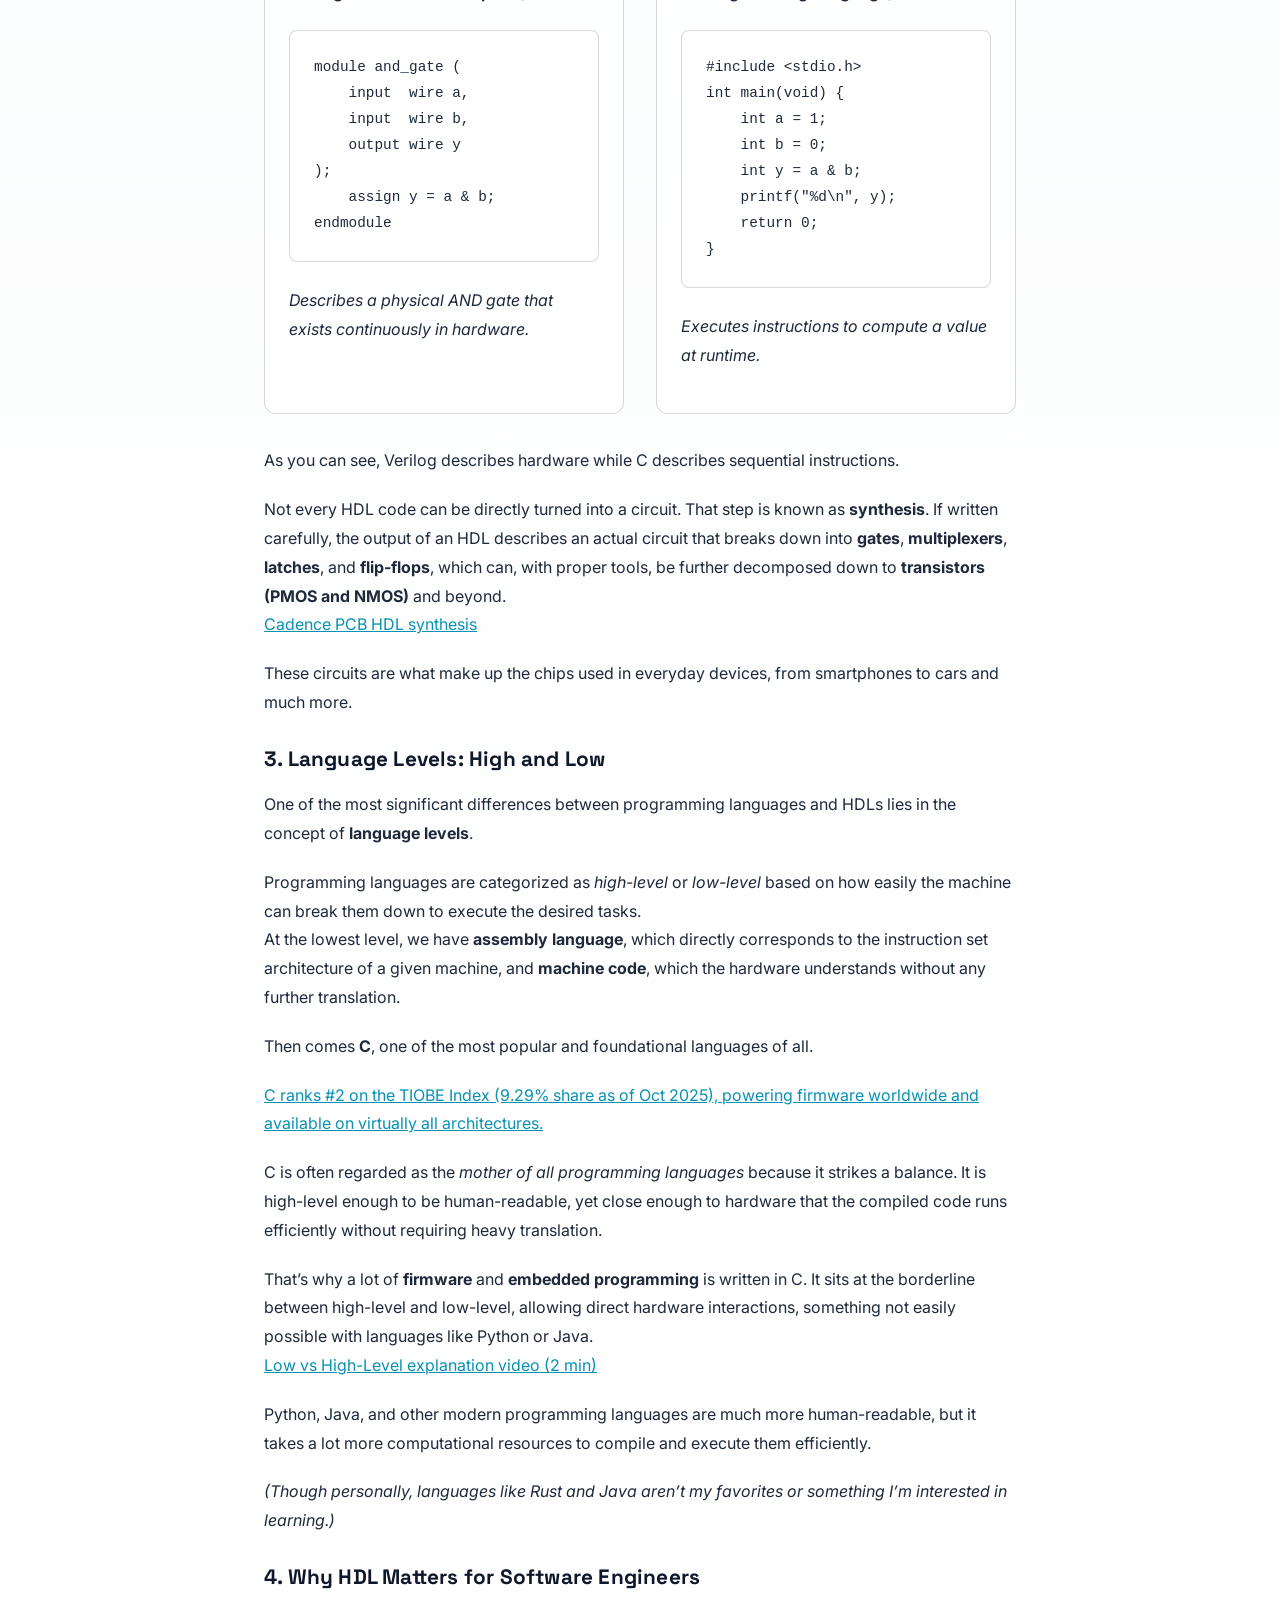
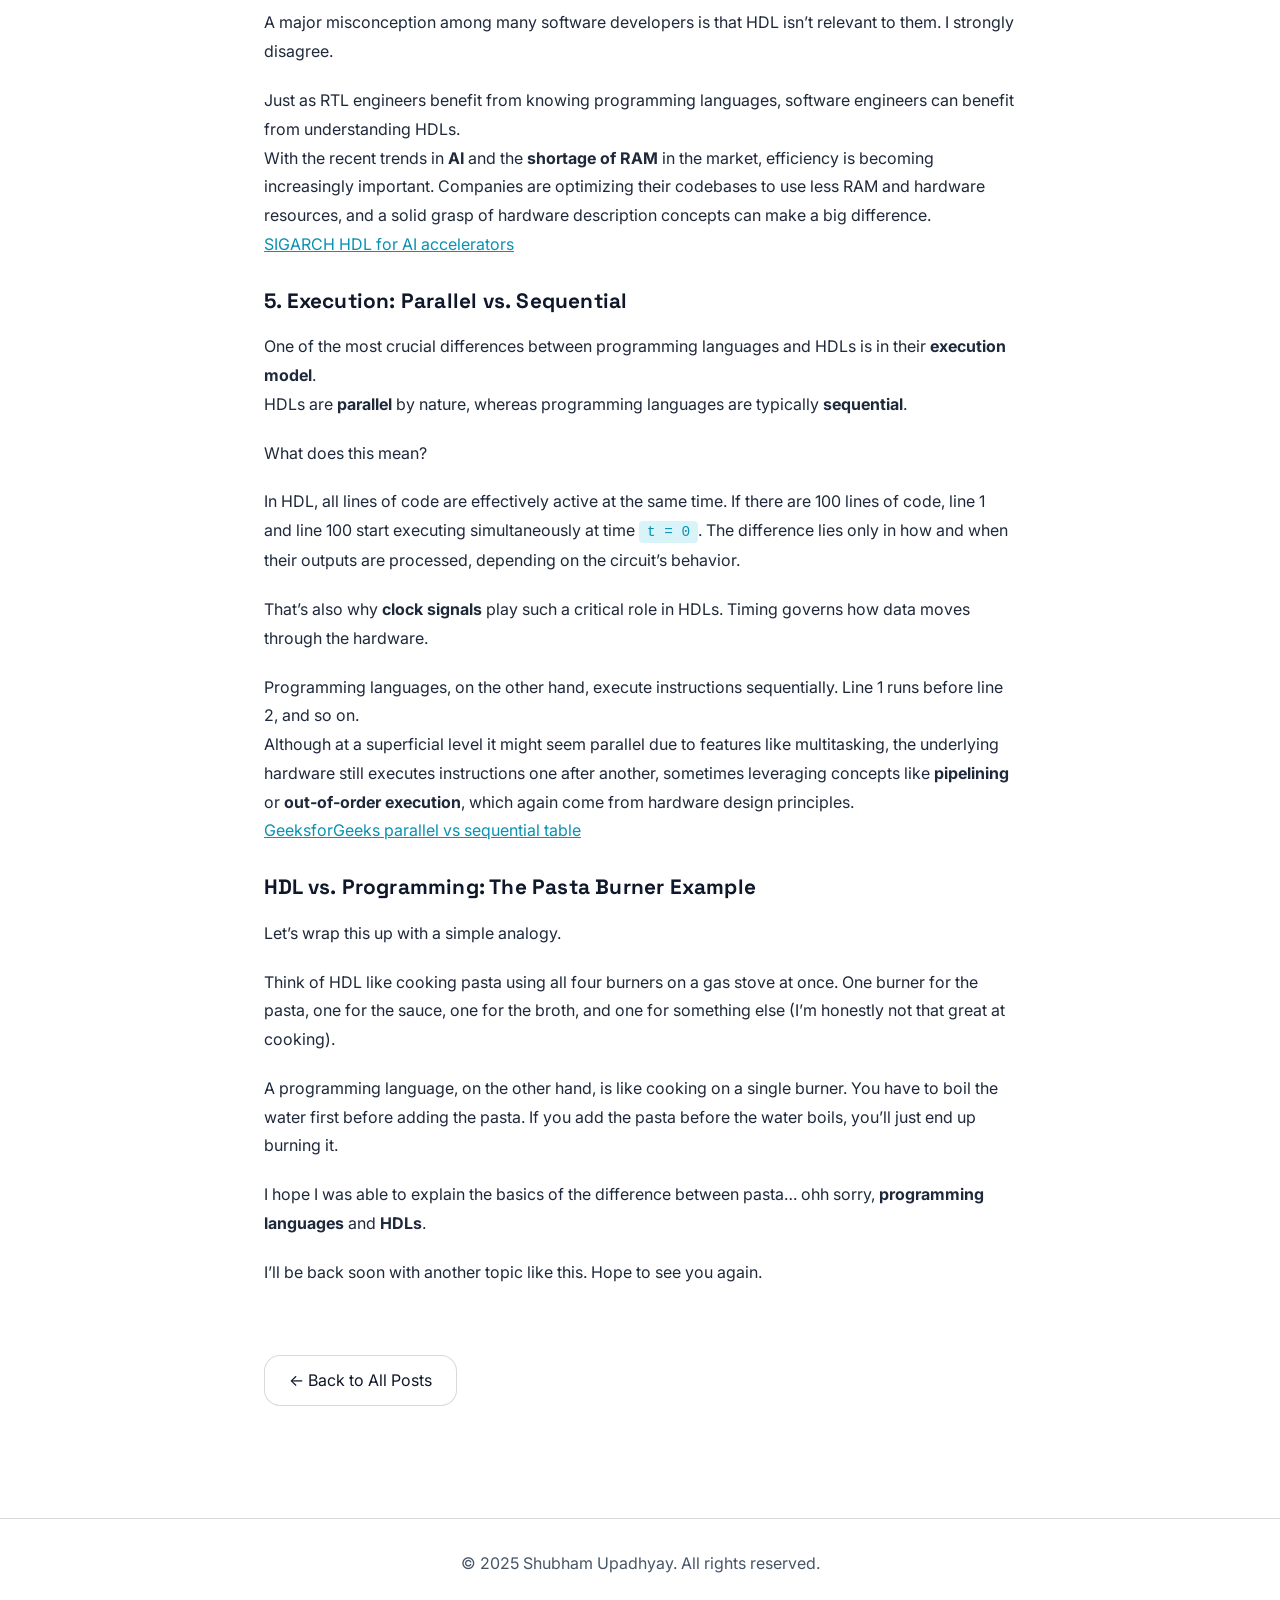
<file: blog/posts/hdlVSprog/index.html>
<!DOCTYPE html>
<html lang="en">
<head>
<meta charset="UTF-8" />
<meta name="viewport" content="width=device-width, initial-scale=1.0"/>
<title>Why HDL Is Not Programming | Shubham Upadhyay</title>

<meta name="description" content="Why HDL Is Not Programming - VLSI Design Blog"/>
<meta property="og:title" content="Why HDL Is Not Programming"/>
<meta property="og:type" content="article"/>

<link rel="preconnect" href="https://fonts.googleapis.com"/>
<link rel="preconnect" href="https://fonts.gstatic.com" crossorigin/>
<link href="https://fonts.googleapis.com/css2?family=Space+Grotesk:wght@400;500;600;700;800&family=Inter:wght@300;400;500;600;700&display=swap" rel="stylesheet"/>

<!-- Portfolio CSS (ABSOLUTE PATH) -->
<link rel="stylesheet" href="/css/style.css"/>

<!-- Blog-specific styles -->
<style>
  /* Force solid navbar on blog pages (no transparent effect) */
  .nav-wrap {
    background: linear-gradient(180deg, rgba(10,14,31,.95), rgba(15,22,41,.85)) !important;
    backdrop-filter: blur(12px) !important;
    box-shadow: 0 4px 20px rgba(0,0,0,.3) !important;
  }

  .blog-post {
    max-width: 800px;
    margin: 0 auto;
    padding: calc(var(--nav-h) + 3rem) 1.5rem 4rem;
  }

  .blog-header {
    margin-bottom: 3rem;
    text-align: center;
  }

  .blog-title {
    font-size: clamp(2rem, 5vw, 3rem);
    margin-bottom: 1rem;
    color: var(--heading);
  }

  .blog-meta {
    color: var(--muted);
    font-size: 0.95rem;
  }

  .blog-content {
    line-height: 1.8;
    color: var(--text);
  }

  .blog-content h1 {
    font-size: 2rem;
    margin: 2.5rem 0 1rem;
    color: var(--heading);
  }

  .blog-content h2 {
    font-size: 1.6rem;
    margin: 2rem 0 1rem;
    color: var(--heading);
  }

  .blog-content h3 {
    font-size: 1.3rem;
    margin: 1.5rem 0 0.75rem;
    color: var(--heading);
  }

  .blog-content p {
    margin-bottom: 1.25rem;
  }

  .blog-content ul, .blog-content ol {
    margin: 1rem 0 1.5rem 2rem;
  }

  .blog-content li {
    margin-bottom: 0.5rem;
  }

  .blog-content code {
    background: rgba(6,182,212,.15);
    padding: 0.2rem 0.5rem;
    border-radius: 4px;
    font-family: 'Courier New', monospace;
    font-size: 0.9em;
    color: var(--accent);
  }

  .blog-content pre {
    background: var(--card);
    border: 1px solid var(--border);
    border-radius: 8px;
    padding: 1.5rem;
    overflow-x: auto;
    margin: 1.5rem 0;
  }

  .blog-content pre code {
    background: none;
    padding: 0;
    color: var(--text);
  }

  .blog-content blockquote {
    border-left: 4px solid var(--accent);
    padding-left: 1.5rem;
    margin: 1.5rem 0;
    color: var(--muted);
    font-style: italic;
  }

  .blog-content img {
    max-width: 100%;
    height: auto;
    border-radius: 12px;
    margin: 2rem 0;
  }

  .blog-content a {
    color: var(--accent);
    text-decoration: underline;
  }

  .back-button {
    display: inline-block;
    margin-top: 3rem;
    padding: 0.75rem 1.5rem;
    background: var(--card);
    border: 1px solid var(--border);
    border-radius: var(--radius-md);
    color: var(--heading);
    text-decoration: none;
    transition: all var(--dur) var(--easing);
  }

  .back-button:hover {
    background: rgba(6,182,212,.1);
    transform: translateX(-3px);
  }
</style>
</head>

<body>
  <!-- Navigation -->
  <nav aria-label="Primary" class="nav-wrap">
    <div class="nav-container">
      <div class="nav-brand">
        <a href="/index.html" style="color: var(--heading); text-decoration: none;">Shubham Upadhyay</a>
      </div>
      <div class="nav-controls">
        <button class="theme-toggle" id="themeToggle" type="button" aria-label="Toggle theme"></button>
        <button class="hamburger" id="hamburger" aria-label="Toggle menu">
          <span></span>
          <span></span>
          <span></span>
        </button>
      </div>
    </div>
  </nav>

  <!-- Mobile Menu -->
  <div class="nav-menu" id="navMenu">
    <a href="/index.html#home" class="nav-link">Home</a>
    <a href="/index.html#projects" class="nav-link">Projects</a>
    <a href="/index.html#featured-blog" class="nav-link">Blog</a>
    <a href="/index.html#skills" class="nav-link">Skills</a>
    <a href="/index.html#experience" class="nav-link">Experience</a>
    <a href="/index.html#certifications" class="nav-link">Certifications</a>
    <a href="/blog/" class="nav-link">All Posts</a>
    <a href="/index.html#contact" class="nav-link">Contact</a>
  </div>

  <!-- Blog Post -->
  <main class="blog-post">
    <header class="blog-header">
      <h1 class="blog-title">Why HDL Is Not Programming</h1>
      <p class="blog-meta">Published on December 30, 2025</p>
    </header>

    <article class="blog-content">
<p align="center">
<img src="assets/banner.png" alt="HDL vs Programming Languages" width="50%">
</p>
<p>This blog is about <em>demystifying</em> a very common
misunderstanding that a lot of students have when entering the field of
<strong>VLSI</strong>, especially when they come across <strong>HDLs
(Hardware Description Languages)</strong>.</p>
<p>And it’s not entirely their fault. Across the world, whenever someone
hears the word <em>“language”</em>, especially in a tech context, people
tend to associate it with programming languages, the most common being
<strong>Python</strong>, <strong>C</strong>, or <strong>C++</strong>
(not that other languages like <strong>Rust</strong> or
<strong>Java</strong> are unpopular).<br />
<a
href="https://en.wikipedia.org/wiki/C_(programming_language)">Wikipedia:
C influences Python/Java syntax</a></p>
<p>Because of that common usage of the word <em>language</em> in the
context of programming, many assume that <strong>HDLs</strong> are also
just another kind of programming language.</p>
<p>But that’s not the case, and in this blog, I’ll try to clarify
why.</p>
<h3 id="syntax-similarity-but-conceptual-difference">1. Syntax
Similarity but Conceptual Difference</h3>
<p>The biggest <strong>commonality</strong> between any programming
language and an HDL is the <em>syntax</em>.<br />
When one starts learning HDL, especially <strong>Verilog</strong>, they
often find it quite similar to <strong>C</strong>, and that’s true to an
extent. The syntax is indeed somewhat similar, but the
<strong>purpose</strong> and <strong>functionality</strong> of these
languages are fundamentally different.<br />
<a
href="https://www.geeksforgeeks.org/software-engineering/difference-between-hardware-description-language-and-software-language/">GeeksforGeeks
HDL vs Software comparison</a></p>
<p>A programming language needs existing hardware to compile and run on,
whereas <strong>HDL</strong> is the language that <em>describes</em> or
even <em>creates</em> that very hardware.<br />
<a
href="https://www.allaboutcircuits.com/technical-articles/what-is-a-hardware-description-language-hdl/">AllAboutCircuits
HDL explainer</a></p>
<h3 id="output-programs-vs.-circuits">2. Output: Programs
vs. Circuits</h3>
<p>In terms of output, programming languages can produce many kinds of
results, from a simple <code>print("Hello World")</code> statement to
complex data structures or algorithms.<br />
On the other hand, the output of an HDL is a <strong>circuit</strong>,
or at least that is the ultimate goal.</p>
<h3 id="verilog-vs-c-a-direct-comparison">Verilog vs C: A Direct
Comparison</h3>
<div
style="display: grid; grid-template-columns: 1fr 1fr; gap: 2rem; margin: 2rem 0;">
<div
style="background: var(--card); border: 1px solid var(--border); border-radius: 12px; padding: 1.5rem;">
<p><strong>Verilog (Hardware Description)</strong></p>
<div class="sourceCode" id="cb1"><pre
class="sourceCode verilog"><code class="sourceCode verilog"><span id="cb1-1"><a href="#cb1-1" aria-hidden="true" tabindex="-1"></a><span class="kw">module</span> and_gate <span class="op">(</span></span>
<span id="cb1-2"><a href="#cb1-2" aria-hidden="true" tabindex="-1"></a>    <span class="dt">input</span>  <span class="dt">wire</span> a<span class="op">,</span></span>
<span id="cb1-3"><a href="#cb1-3" aria-hidden="true" tabindex="-1"></a>    <span class="dt">input</span>  <span class="dt">wire</span> b<span class="op">,</span></span>
<span id="cb1-4"><a href="#cb1-4" aria-hidden="true" tabindex="-1"></a>    <span class="dt">output</span> <span class="dt">wire</span> y</span>
<span id="cb1-5"><a href="#cb1-5" aria-hidden="true" tabindex="-1"></a><span class="op">);</span></span>
<span id="cb1-6"><a href="#cb1-6" aria-hidden="true" tabindex="-1"></a>    <span class="kw">assign</span> y <span class="op">=</span> a <span class="op">&amp;</span> b<span class="op">;</span></span>
<span id="cb1-7"><a href="#cb1-7" aria-hidden="true" tabindex="-1"></a><span class="kw">endmodule</span></span></code></pre></div>
<p><em>Describes a physical AND gate that exists continuously in
hardware.</em></p>
</div>
<div
style="background: var(--card); border: 1px solid var(--border); border-radius: 12px; padding: 1.5rem;">
<p><strong>C (Programming Language)</strong></p>
<div class="sourceCode" id="cb2"><pre class="sourceCode c"><code class="sourceCode c"><span id="cb2-1"><a href="#cb2-1" aria-hidden="true" tabindex="-1"></a><span class="pp">#include </span><span class="im">&lt;stdio.h&gt;</span></span>
<span id="cb2-2"><a href="#cb2-2" aria-hidden="true" tabindex="-1"></a><span class="dt">int</span> main<span class="op">(</span><span class="dt">void</span><span class="op">)</span> <span class="op">{</span></span>
<span id="cb2-3"><a href="#cb2-3" aria-hidden="true" tabindex="-1"></a>    <span class="dt">int</span> a <span class="op">=</span> <span class="dv">1</span><span class="op">;</span></span>
<span id="cb2-4"><a href="#cb2-4" aria-hidden="true" tabindex="-1"></a>    <span class="dt">int</span> b <span class="op">=</span> <span class="dv">0</span><span class="op">;</span></span>
<span id="cb2-5"><a href="#cb2-5" aria-hidden="true" tabindex="-1"></a>    <span class="dt">int</span> y <span class="op">=</span> a <span class="op">&amp;</span> b<span class="op">;</span></span>
<span id="cb2-6"><a href="#cb2-6" aria-hidden="true" tabindex="-1"></a>    printf<span class="op">(</span><span class="st">&quot;</span><span class="sc">%d\n</span><span class="st">&quot;</span><span class="op">,</span> y<span class="op">);</span></span>
<span id="cb2-7"><a href="#cb2-7" aria-hidden="true" tabindex="-1"></a>    <span class="cf">return</span> <span class="dv">0</span><span class="op">;</span></span>
<span id="cb2-8"><a href="#cb2-8" aria-hidden="true" tabindex="-1"></a><span class="op">}</span></span></code></pre></div>
<p><em>Executes instructions to compute a value at runtime.</em></p>
</div>
</div>
<style>
@media (max-width: 850px) {
  div[style*="grid-template-columns"] {
    grid-template-columns: 1fr !important;
  }
}
</style>
<p>As you can see, Verilog describes hardware while C describes
sequential instructions.</p>
<p>Not every HDL code can be directly turned into a circuit. That step
is known as <strong>synthesis</strong>. If written carefully, the output
of an HDL describes an actual circuit that breaks down into
<strong>gates</strong>, <strong>multiplexers</strong>,
<strong>latches</strong>, and <strong>flip-flops</strong>, which can,
with proper tools, be further decomposed down to <strong>transistors
(PMOS and NMOS)</strong> and beyond.<br />
<a
href="https://resources.pcb.cadence.com/blog/2020-hardware-description-languages-vhdl-vs-verilog-and-their-functional-uses">Cadence
PCB HDL synthesis</a></p>
<p>These circuits are what make up the chips used in everyday devices,
from smartphones to cars and much more.</p>
<h3 id="language-levels-high-and-low">3. Language Levels: High and
Low</h3>
<p>One of the most significant differences between programming languages
and HDLs lies in the concept of <strong>language levels</strong>.</p>
<p>Programming languages are categorized as <em>high-level</em> or
<em>low-level</em> based on how easily the machine can break them down
to execute the desired tasks.<br />
At the lowest level, we have <strong>assembly language</strong>, which
directly corresponds to the instruction set architecture of a given
machine, and <strong>machine code</strong>, which the hardware
understands without any further translation.</p>
<p>Then comes <strong>C</strong>, one of the most popular and
foundational languages of all.</p>
<p><a href="https://www.tiobe.com/tiobe-index/">C ranks #2 on the TIOBE
Index (9.29% share as of Oct 2025), powering firmware worldwide and
available on virtually all architectures.</a></p>
<p>C is often regarded as the <em>mother of all programming
languages</em> because it strikes a balance. It is high-level enough to
be human-readable, yet close enough to hardware that the compiled code
runs efficiently without requiring heavy translation.</p>
<p>That’s why a lot of <strong>firmware</strong> and <strong>embedded
programming</strong> is written in C. It sits at the borderline between
high-level and low-level, allowing direct hardware interactions,
something not easily possible with languages like Python or Java.<br />
<a href="https://www.youtube.com/watch?v=bUWCD45qniA">Low vs High-Level
explanation video (2 min)</a></p>
<p>Python, Java, and other modern programming languages are much more
human-readable, but it takes a lot more computational resources to
compile and execute them efficiently.</p>
<p><em>(Though personally, languages like Rust and Java aren’t my
favorites or something I’m interested in learning.)</em></p>
<h3 id="why-hdl-matters-for-software-engineers">4. Why HDL Matters for
Software Engineers</h3>
<p>A major misconception among many software developers is that HDL
isn’t relevant to them. I strongly disagree.</p>
<p>Just as RTL engineers benefit from knowing programming languages,
software engineers can benefit from understanding HDLs.<br />
With the recent trends in <strong>AI</strong> and the <strong>shortage
of RAM</strong> in the market, efficiency is becoming increasingly
important. Companies are optimizing their codebases to use less RAM and
hardware resources, and a solid grasp of hardware description concepts
can make a big difference.<br />
<a href="https://www.sigarch.org/hdl-to-adl/">SIGARCH HDL for AI
accelerators</a></p>
<h3 id="execution-parallel-vs.-sequential">5. Execution: Parallel
vs. Sequential</h3>
<p>One of the most crucial differences between programming languages and
HDLs is in their <strong>execution model</strong>.<br />
HDLs are <strong>parallel</strong> by nature, whereas programming
languages are typically <strong>sequential</strong>.</p>
<p>What does this mean?</p>
<p>In HDL, all lines of code are effectively active at the same time. If
there are 100 lines of code, line 1 and line 100 start executing
simultaneously at time <code>t = 0</code>. The difference lies only in
how and when their outputs are processed, depending on the circuit’s
behavior.</p>
<p>That’s also why <strong>clock signals</strong> play such a critical
role in HDLs. Timing governs how data moves through the hardware.</p>
<p>Programming languages, on the other hand, execute instructions
sequentially. Line 1 runs before line 2, and so on.<br />
Although at a superficial level it might seem parallel due to features
like multitasking, the underlying hardware still executes instructions
one after another, sometimes leveraging concepts like
<strong>pipelining</strong> or <strong>out-of-order execution</strong>,
which again come from hardware design principles.<br />
<a
href="https://www.geeksforgeeks.org/software-engineering/difference-between-hardware-description-language-and-software-language/">GeeksforGeeks
parallel vs sequential table</a></p>
<h3 id="hdl-vs.-programming-the-pasta-burner-example">HDL
vs. Programming: The Pasta Burner Example</h3>
<p>Let’s wrap this up with a simple analogy.</p>
<p>Think of HDL like cooking pasta using all four burners on a gas stove
at once. One burner for the pasta, one for the sauce, one for the broth,
and one for something else (I’m honestly not that great at cooking).</p>
<p>A programming language, on the other hand, is like cooking on a
single burner. You have to boil the water first before adding the pasta.
If you add the pasta before the water boils, you’ll just end up burning
it.</p>
<p>I hope I was able to explain the basics of the difference between
pasta… ohh sorry, <strong>programming languages</strong> and
<strong>HDLs</strong>.</p>
<p>I’ll be back soon with another topic like this. Hope to see you
again.</p>

    </article>

    <a href="/blog/" class="back-button">← Back to All Posts</a>
  </main>

  <!-- Footer -->
  <footer style="text-align:center; padding:2rem 1rem; color:var(--muted); border-top:1px solid var(--border); margin-top: 3rem;">
    <p>&copy; 2025 Shubham Upadhyay. All rights reserved.</p>
  </footer>

  <!-- Go to Top Button -->
  <button class="go-to-top" id="goToTop" aria-label="Go to top">↑</button>

  <!-- JavaScript (ABSOLUTE PATH) -->
  <script src="/js/script.js"></script>
</body>
</html>
</file>
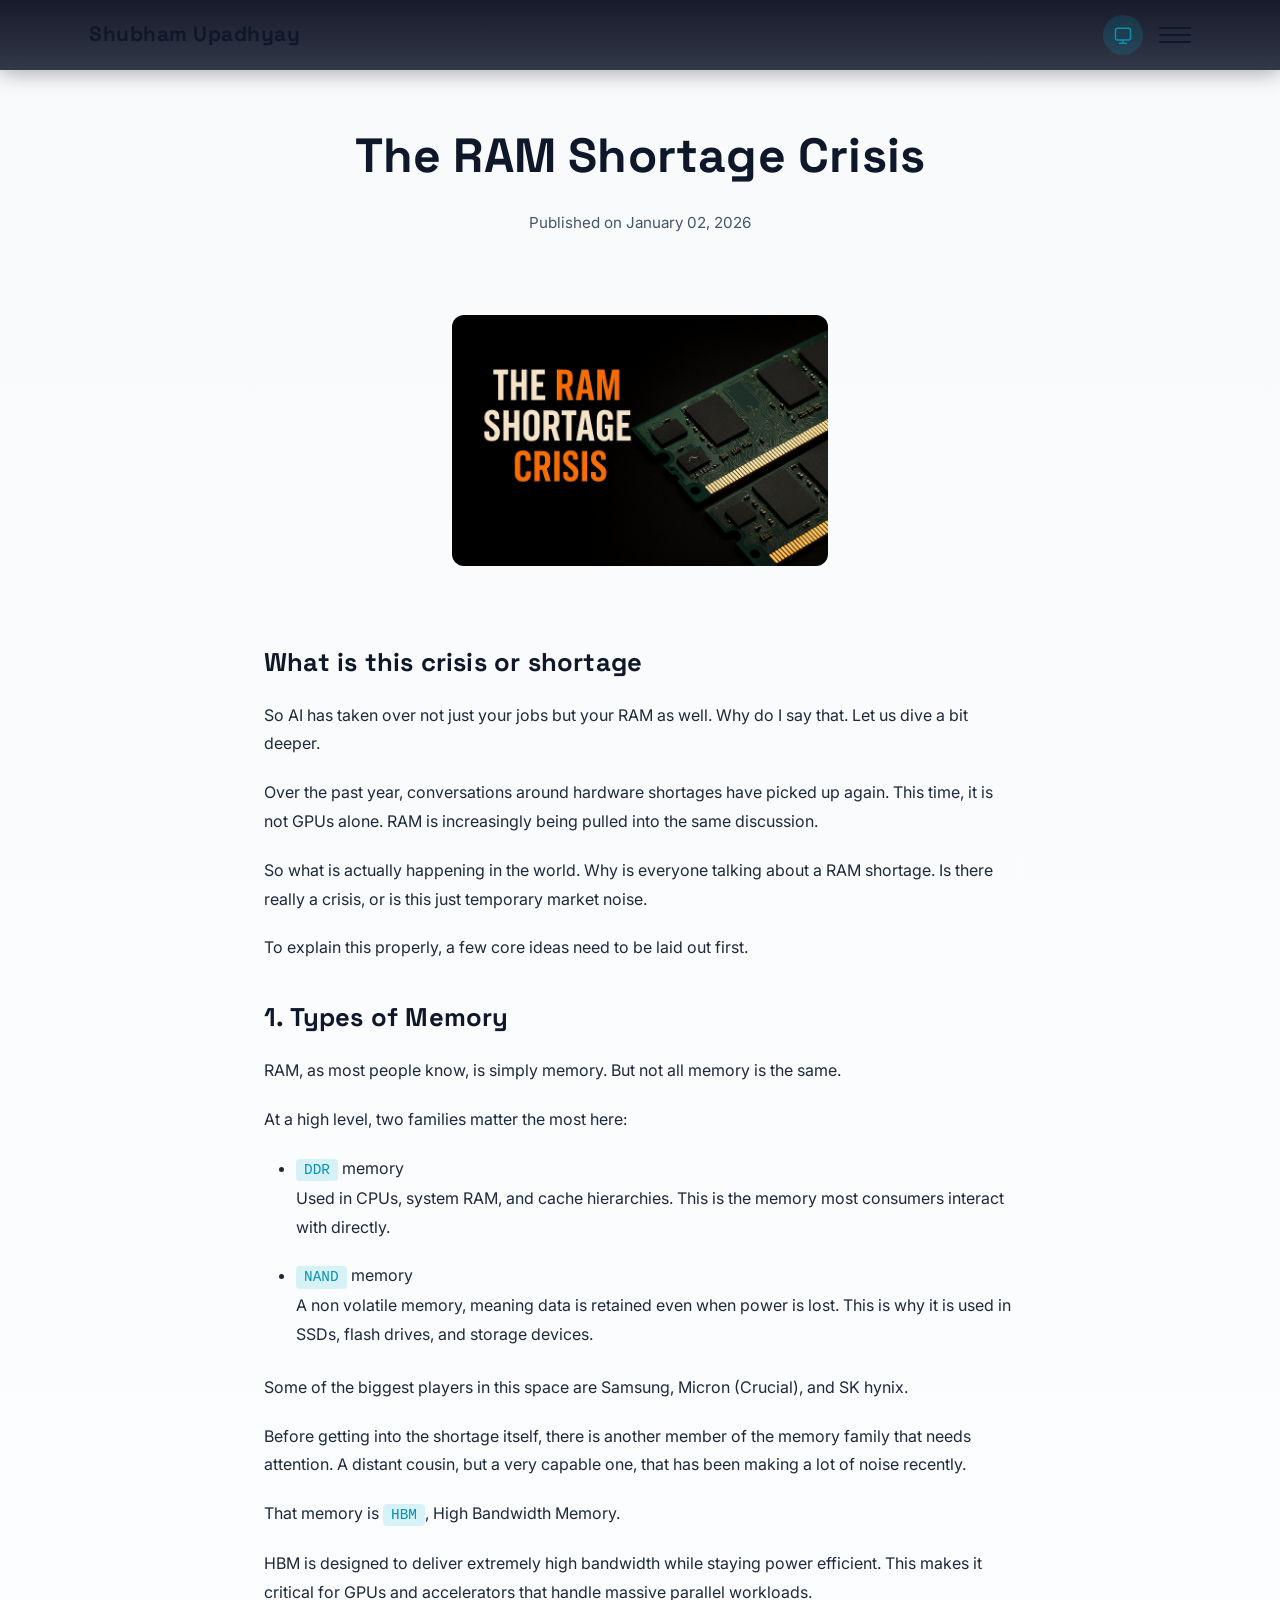
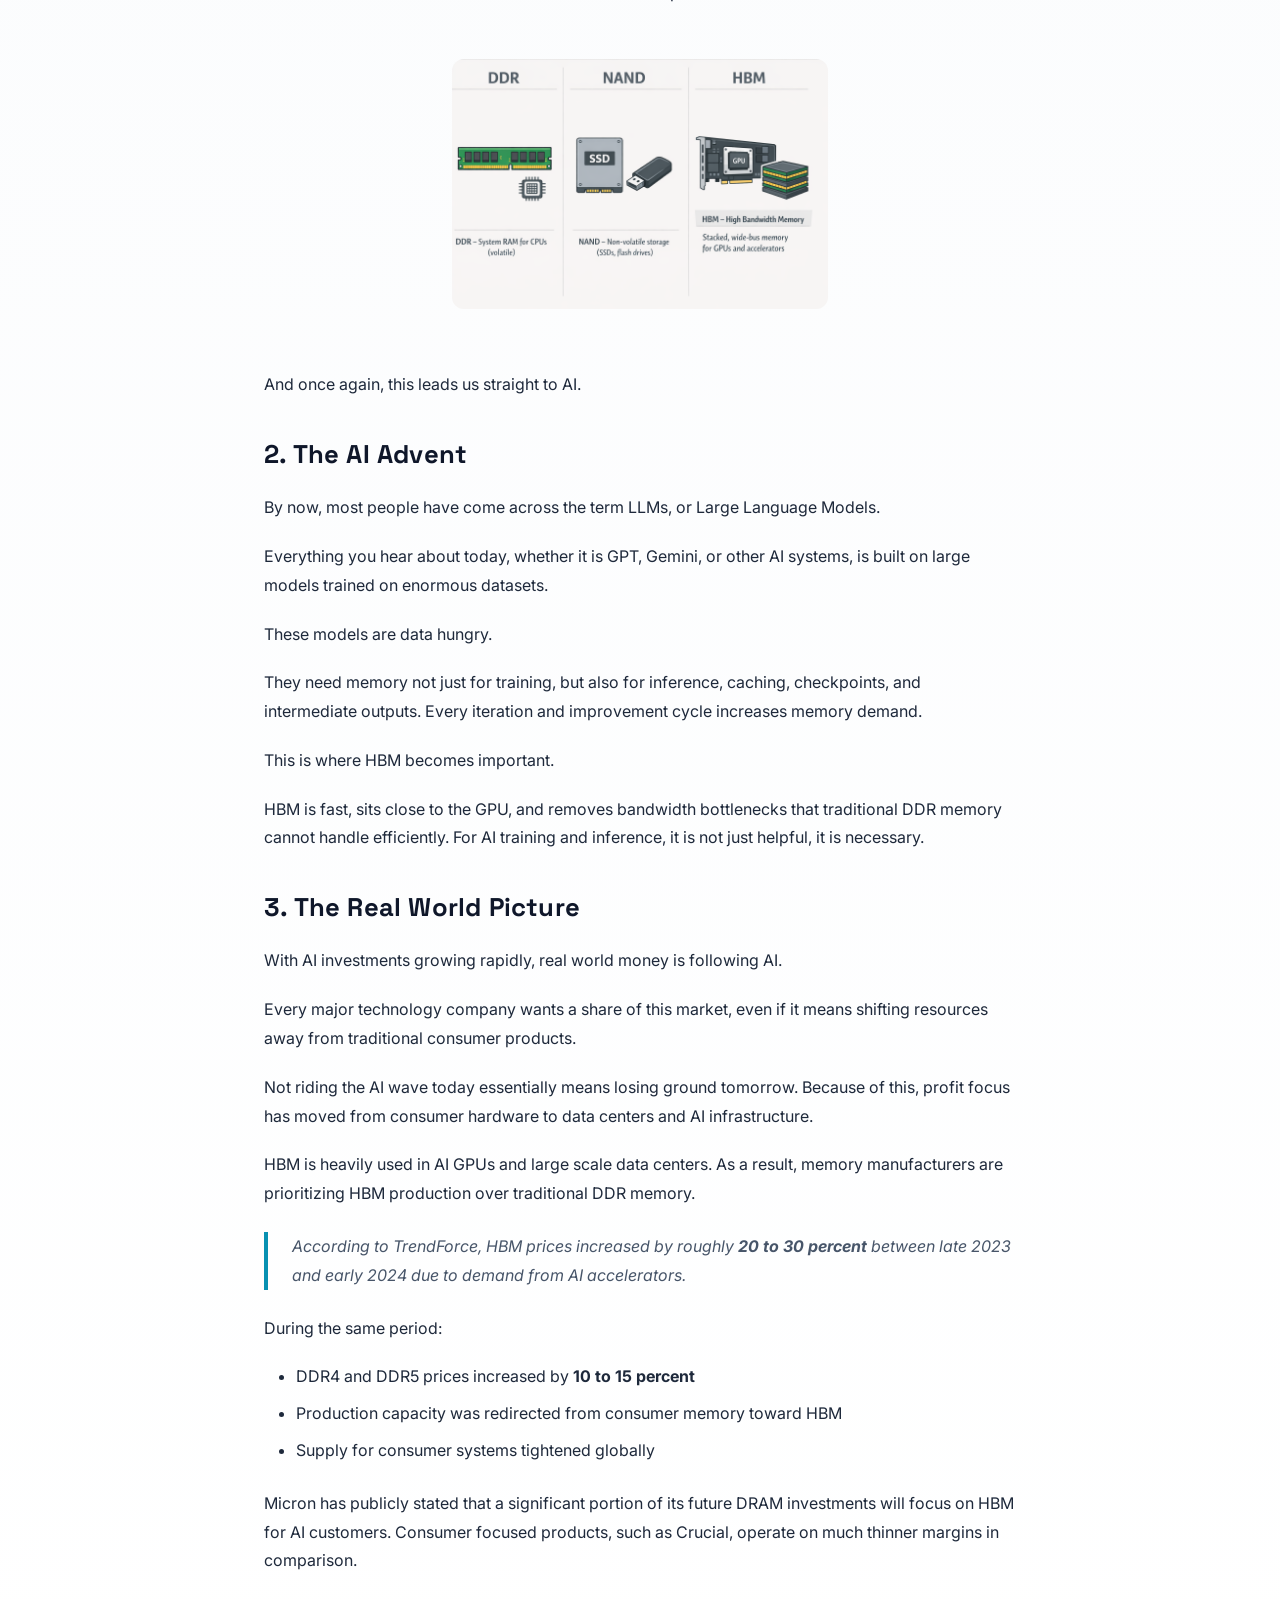
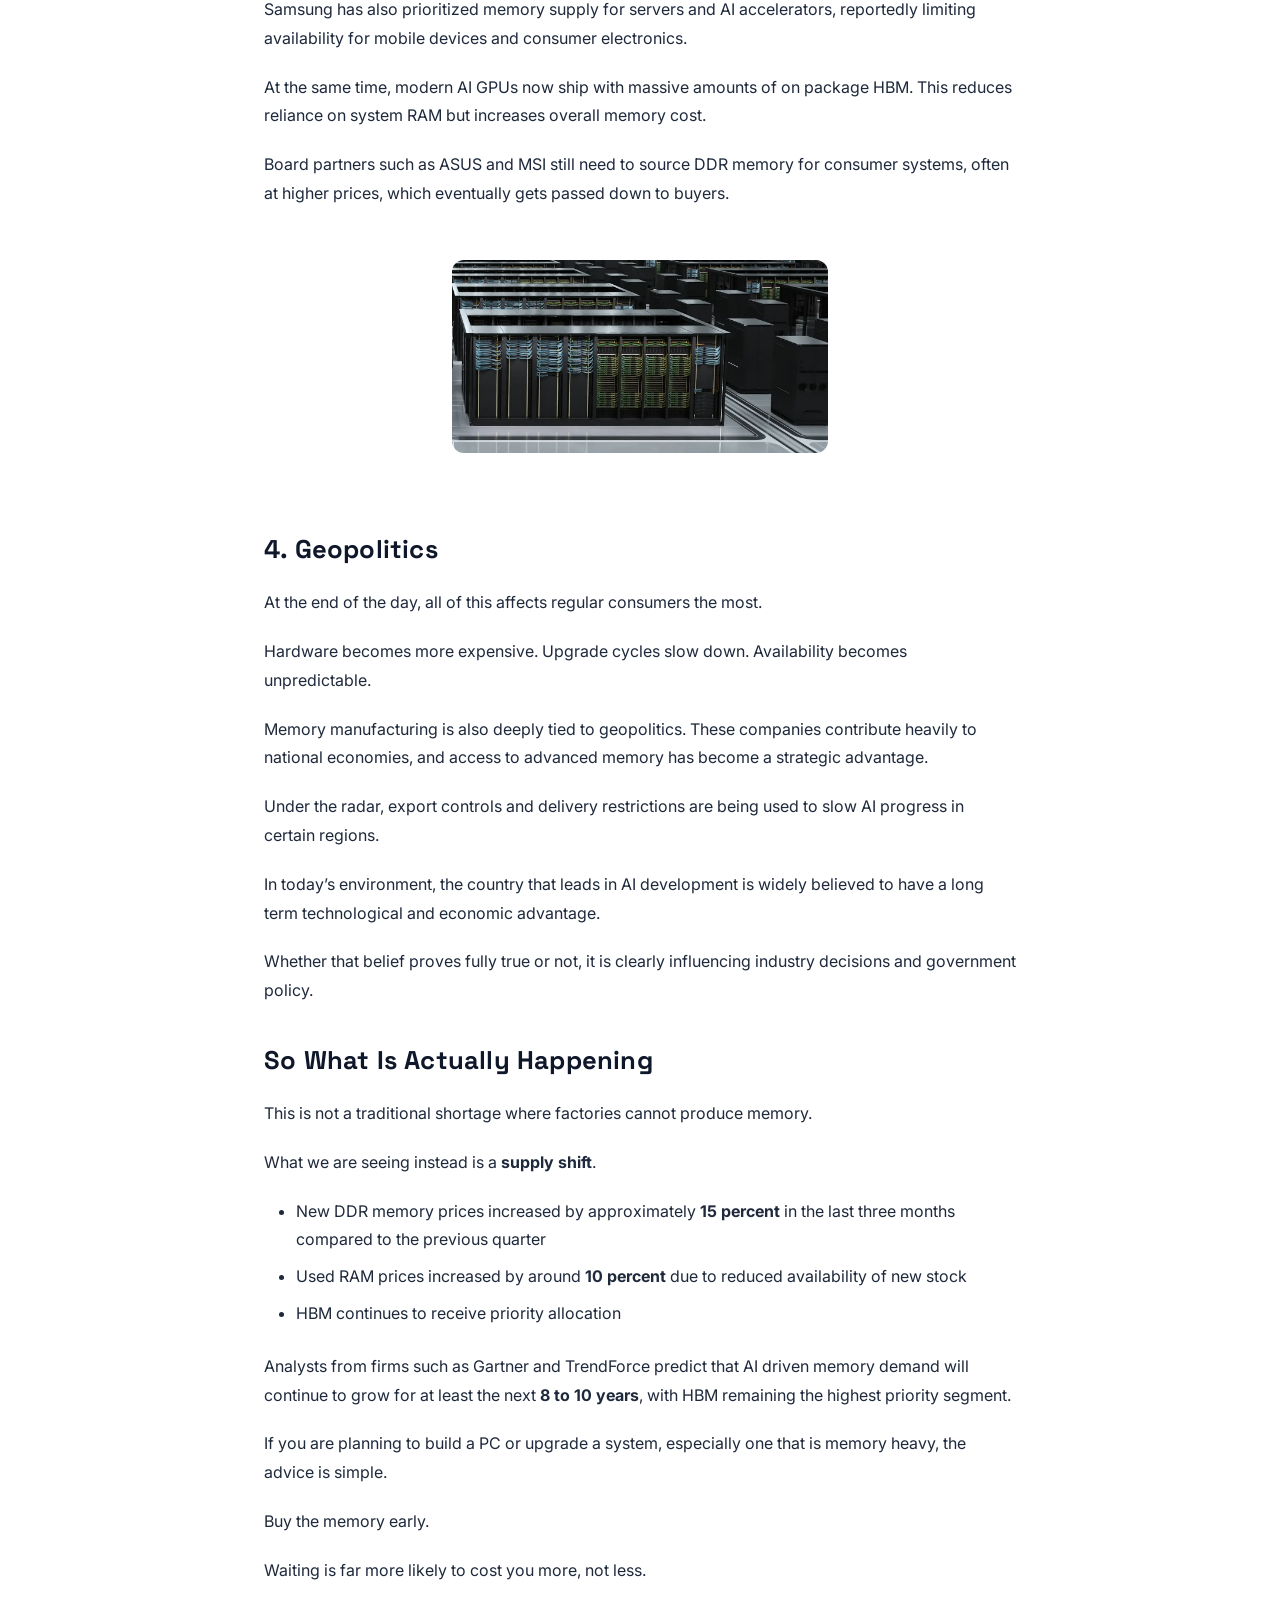
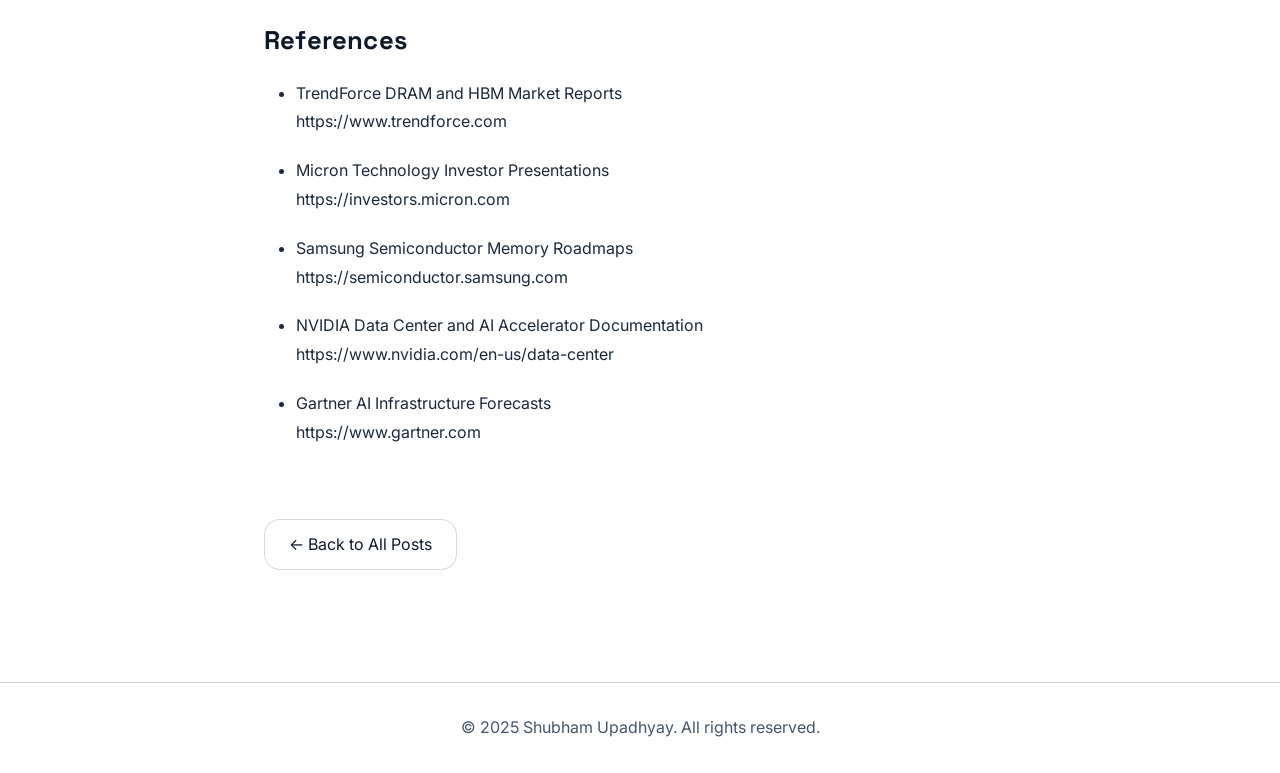
<file: blog/posts/ramcrisis/index.html>
<!DOCTYPE html>
<html lang="en">
<head>
<meta charset="UTF-8" />
<meta name="viewport" content="width=device-width, initial-scale=1.0"/>
<title>The RAM Shortage Crisis | Shubham Upadhyay</title>

<meta name="description" content="The RAM Shortage Crisis - VLSI Design Blog"/>
<meta property="og:title" content="The RAM Shortage Crisis"/>
<meta property="og:type" content="article"/>

<link rel="preconnect" href="https://fonts.googleapis.com"/>
<link rel="preconnect" href="https://fonts.gstatic.com" crossorigin/>
<link href="https://fonts.googleapis.com/css2?family=Space+Grotesk:wght@400;500;600;700;800&family=Inter:wght@300;400;500;600;700&display=swap" rel="stylesheet"/>

<!-- Portfolio CSS (ABSOLUTE PATH) -->
<link rel="stylesheet" href="/css/style.css"/>

<!-- Blog-specific styles -->
<style>
  /* Force solid navbar on blog pages (no transparent effect) */
  .nav-wrap {
    background: linear-gradient(180deg, rgba(10,14,31,.95), rgba(15,22,41,.85)) !important;
    backdrop-filter: blur(12px) !important;
    box-shadow: 0 4px 20px rgba(0,0,0,.3) !important;
  }

  .blog-post {
    max-width: 800px;
    margin: 0 auto;
    padding: calc(var(--nav-h) + 3rem) 1.5rem 4rem;
  }

  .blog-header {
    margin-bottom: 3rem;
    text-align: center;
  }

  .blog-title {
    font-size: clamp(2rem, 5vw, 3rem);
    margin-bottom: 1rem;
    color: var(--heading);
  }

  .blog-meta {
    color: var(--muted);
    font-size: 0.95rem;
  }

  .blog-content {
    line-height: 1.8;
    color: var(--text);
  }

  .blog-content h1 {
    font-size: 2rem;
    margin: 2.5rem 0 1rem;
    color: var(--heading);
  }

  .blog-content h2 {
    font-size: 1.6rem;
    margin: 2rem 0 1rem;
    color: var(--heading);
  }

  .blog-content h3 {
    font-size: 1.3rem;
    margin: 1.5rem 0 0.75rem;
    color: var(--heading);
  }

  .blog-content p {
    margin-bottom: 1.25rem;
  }

  .blog-content ul, .blog-content ol {
    margin: 1rem 0 1.5rem 2rem;
  }

  .blog-content li {
    margin-bottom: 0.5rem;
  }

  .blog-content code {
    background: rgba(6,182,212,.15);
    padding: 0.2rem 0.5rem;
    border-radius: 4px;
    font-family: 'Courier New', monospace;
    font-size: 0.9em;
    color: var(--accent);
  }

  .blog-content pre {
    background: var(--card);
    border: 1px solid var(--border);
    border-radius: 8px;
    padding: 1.5rem;
    overflow-x: auto;
    margin: 1.5rem 0;
  }

  .blog-content pre code {
    background: none;
    padding: 0;
    color: var(--text);
  }

  .blog-content blockquote {
    border-left: 4px solid var(--accent);
    padding-left: 1.5rem;
    margin: 1.5rem 0;
    color: var(--muted);
    font-style: italic;
  }

  .blog-content img {
    max-width: 100%;
    height: auto;
    border-radius: 12px;
    margin: 2rem 0;
  }

  .blog-content a {
    color: var(--accent);
    text-decoration: underline;
  }

  .back-button {
    display: inline-block;
    margin-top: 3rem;
    padding: 0.75rem 1.5rem;
    background: var(--card);
    border: 1px solid var(--border);
    border-radius: var(--radius-md);
    color: var(--heading);
    text-decoration: none;
    transition: all var(--dur) var(--easing);
  }

  .back-button:hover {
    background: rgba(6,182,212,.1);
    transform: translateX(-3px);
  }
</style>
</head>

<body>
  <!-- Navigation -->
  <nav aria-label="Primary" class="nav-wrap">
    <div class="nav-container">
      <div class="nav-brand">
        <a href="/index.html" style="color: var(--heading); text-decoration: none;">Shubham Upadhyay</a>
      </div>
      <div class="nav-controls">
        <button class="theme-toggle" id="themeToggle" type="button" aria-label="Toggle theme"></button>
        <button class="hamburger" id="hamburger" aria-label="Toggle menu">
          <span></span>
          <span></span>
          <span></span>
        </button>
      </div>
    </div>
  </nav>

  <!-- Mobile Menu -->
  <div class="nav-menu" id="navMenu">
    <a href="/index.html#home" class="nav-link">Home</a>
    <a href="/index.html#projects" class="nav-link">Projects</a>
    <a href="/index.html#featured-blog" class="nav-link">Blog</a>
    <a href="/index.html#skills" class="nav-link">Skills</a>
    <a href="/index.html#experience" class="nav-link">Experience</a>
    <a href="/index.html#certifications" class="nav-link">Certifications</a>
    <a href="/blog/" class="nav-link">All Posts</a>
    <a href="/index.html#contact" class="nav-link">Contact</a>
  </div>

  <!-- Blog Post -->
  <main class="blog-post">
    <header class="blog-header">
      <h1 class="blog-title">The RAM Shortage Crisis</h1>
      <p class="blog-meta">Published on January 02, 2026</p>
    </header>

    <article class="blog-content">
<p align="center">
<img src="assets/banner.png" alt="The Crisis" width="50%">
</p>
<h2 id="what-is-this-crisis-or-shortage">What is this crisis or
shortage</h2>
<p>So AI has taken over not just your jobs but your RAM as well. Why do
I say that. Let us dive a bit deeper.</p>
<p>Over the past year, conversations around hardware shortages have
picked up again. This time, it is not GPUs alone. RAM is increasingly
being pulled into the same discussion.</p>
<p>So what is actually happening in the world. Why is everyone talking
about a RAM shortage. Is there really a crisis, or is this just
temporary market noise.</p>
<p>To explain this properly, a few core ideas need to be laid out
first.</p>
<h2 id="types-of-memory">1. Types of Memory</h2>
<p>RAM, as most people know, is simply memory. But not all memory is the
same.</p>
<p>At a high level, two families matter the most here:</p>
<ul>
<li><p><code>DDR</code> memory<br />
Used in CPUs, system RAM, and cache hierarchies. This is the memory most
consumers interact with directly.</p></li>
<li><p><code>NAND</code> memory<br />
A non volatile memory, meaning data is retained even when power is lost.
This is why it is used in SSDs, flash drives, and storage
devices.</p></li>
</ul>
<p>Some of the biggest players in this space are Samsung, Micron
(Crucial), and SK hynix.</p>
<p>Before getting into the shortage itself, there is another member of
the memory family that needs attention. A distant cousin, but a very
capable one, that has been making a lot of noise recently.</p>
<p>That memory is <code>HBM</code>, High Bandwidth Memory.</p>
<p>HBM is designed to deliver extremely high bandwidth while staying
power efficient. This makes it critical for GPUs and accelerators that
handle massive parallel workloads.</p>
<p align="center">
<img src="assets/hbm.png" alt="HBM stacked memory illustration" width="50%">
</p>
<p>And once again, this leads us straight to AI.</p>
<h2 id="the-ai-advent">2. The AI Advent</h2>
<p>By now, most people have come across the term LLMs, or Large Language
Models.</p>
<p>Everything you hear about today, whether it is GPT, Gemini, or other
AI systems, is built on large models trained on enormous datasets.</p>
<p>These models are data hungry.</p>
<p>They need memory not just for training, but also for inference,
caching, checkpoints, and intermediate outputs. Every iteration and
improvement cycle increases memory demand.</p>
<p>This is where HBM becomes important.</p>
<p>HBM is fast, sits close to the GPU, and removes bandwidth bottlenecks
that traditional DDR memory cannot handle efficiently. For AI training
and inference, it is not just helpful, it is necessary.</p>
<h2 id="the-real-world-picture">3. The Real World Picture</h2>
<p>With AI investments growing rapidly, real world money is following
AI.</p>
<p>Every major technology company wants a share of this market, even if
it means shifting resources away from traditional consumer products.</p>
<p>Not riding the AI wave today essentially means losing ground
tomorrow. Because of this, profit focus has moved from consumer hardware
to data centers and AI infrastructure.</p>
<p>HBM is heavily used in AI GPUs and large scale data centers. As a
result, memory manufacturers are prioritizing HBM production over
traditional DDR memory.</p>
<blockquote>
<p>According to TrendForce, HBM prices increased by roughly <strong>20
to 30 percent</strong> between late 2023 and early 2024 due to demand
from AI accelerators.</p>
</blockquote>
<p>During the same period:</p>
<ul>
<li>DDR4 and DDR5 prices increased by <strong>10 to 15
percent</strong></li>
<li>Production capacity was redirected from consumer memory toward
HBM</li>
<li>Supply for consumer systems tightened globally</li>
</ul>
<p>Micron has publicly stated that a significant portion of its future
DRAM investments will focus on HBM for AI customers. Consumer focused
products, such as Crucial, operate on much thinner margins in
comparison.</p>
<p>Samsung has also prioritized memory supply for servers and AI
accelerators, reportedly limiting availability for mobile devices and
consumer electronics.</p>
<p>At the same time, modern AI GPUs now ship with massive amounts of on
package HBM. This reduces reliance on system RAM but increases overall
memory cost.</p>
<p>Board partners such as ASUS and MSI still need to source DDR memory
for consumer systems, often at higher prices, which eventually gets
passed down to buyers.</p>
<p align="center">
<img src="assets/datacenter.png" alt="AI data center GPU racks" width="50%">
</p>
<h2 id="geopolitics">4. Geopolitics</h2>
<p>At the end of the day, all of this affects regular consumers the
most.</p>
<p>Hardware becomes more expensive. Upgrade cycles slow down.
Availability becomes unpredictable.</p>
<p>Memory manufacturing is also deeply tied to geopolitics. These
companies contribute heavily to national economies, and access to
advanced memory has become a strategic advantage.</p>
<p>Under the radar, export controls and delivery restrictions are being
used to slow AI progress in certain regions.</p>
<p>In today’s environment, the country that leads in AI development is
widely believed to have a long term technological and economic
advantage.</p>
<p>Whether that belief proves fully true or not, it is clearly
influencing industry decisions and government policy.</p>
<h2 id="so-what-is-actually-happening">So What Is Actually
Happening</h2>
<p>This is not a traditional shortage where factories cannot produce
memory.</p>
<p>What we are seeing instead is a <strong>supply shift</strong>.</p>
<ul>
<li>New DDR memory prices increased by approximately <strong>15
percent</strong> in the last three months compared to the previous
quarter</li>
<li>Used RAM prices increased by around <strong>10 percent</strong> due
to reduced availability of new stock</li>
<li>HBM continues to receive priority allocation</li>
</ul>
<p>Analysts from firms such as Gartner and TrendForce predict that AI
driven memory demand will continue to grow for at least the next
<strong>8 to 10 years</strong>, with HBM remaining the highest priority
segment.</p>
<p>If you are planning to build a PC or upgrade a system, especially one
that is memory heavy, the advice is simple.</p>
<p>Buy the memory early.</p>
<p>Waiting is far more likely to cost you more, not less.</p>
<h2 id="references">References</h2>
<ul>
<li><p>TrendForce DRAM and HBM Market Reports<br />
https://www.trendforce.com</p></li>
<li><p>Micron Technology Investor Presentations<br />
https://investors.micron.com</p></li>
<li><p>Samsung Semiconductor Memory Roadmaps<br />
https://semiconductor.samsung.com</p></li>
<li><p>NVIDIA Data Center and AI Accelerator Documentation<br />
https://www.nvidia.com/en-us/data-center</p></li>
<li><p>Gartner AI Infrastructure Forecasts<br />
https://www.gartner.com</p></li>
</ul>

    </article>

    <a href="/blog/" class="back-button">← Back to All Posts</a>
  </main>

  <!-- Footer -->
  <footer style="text-align:center; padding:2rem 1rem; color:var(--muted); border-top:1px solid var(--border); margin-top: 3rem;">
    <p>&copy; 2025 Shubham Upadhyay. All rights reserved.</p>
  </footer>

  <!-- Go to Top Button -->
  <button class="go-to-top" id="goToTop" aria-label="Go to top">↑</button>

  <!-- JavaScript (ABSOLUTE PATH) -->
  <script src="/js/script.js"></script>
</body>
</html>
</file>
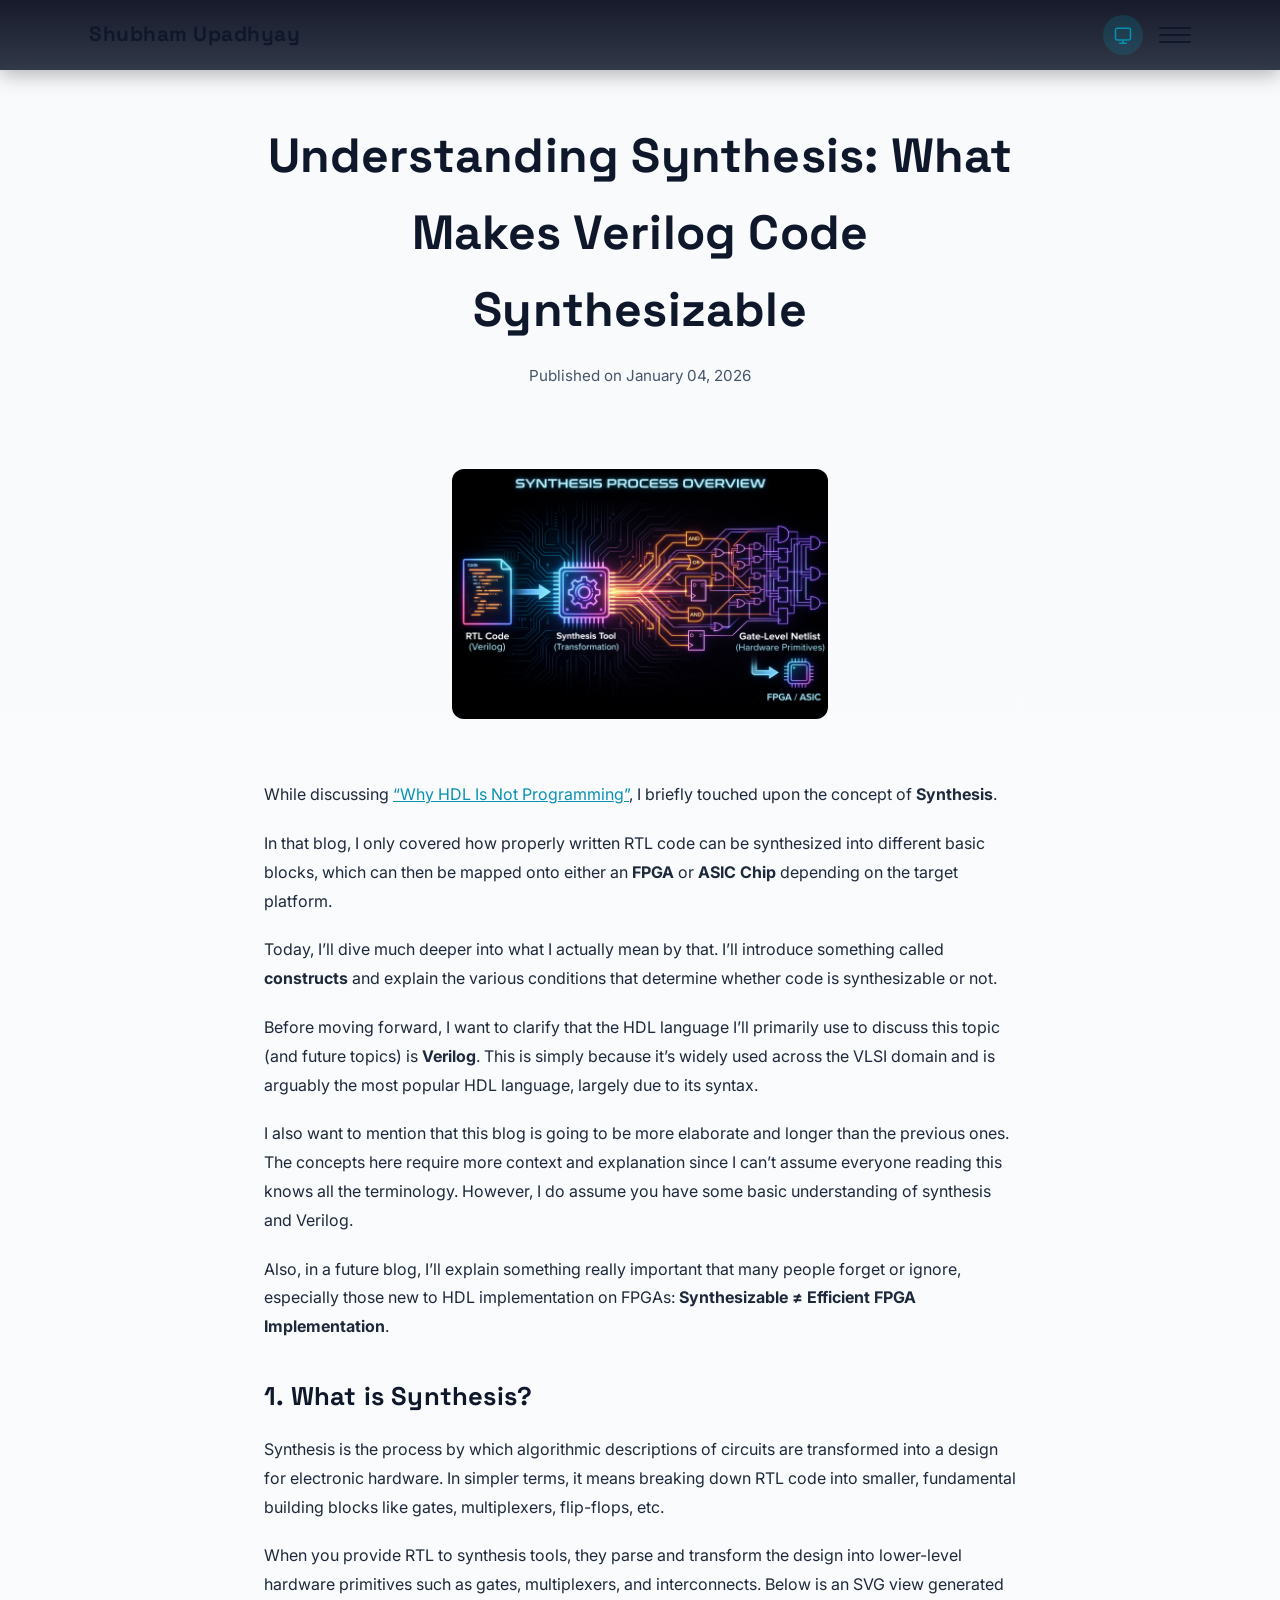
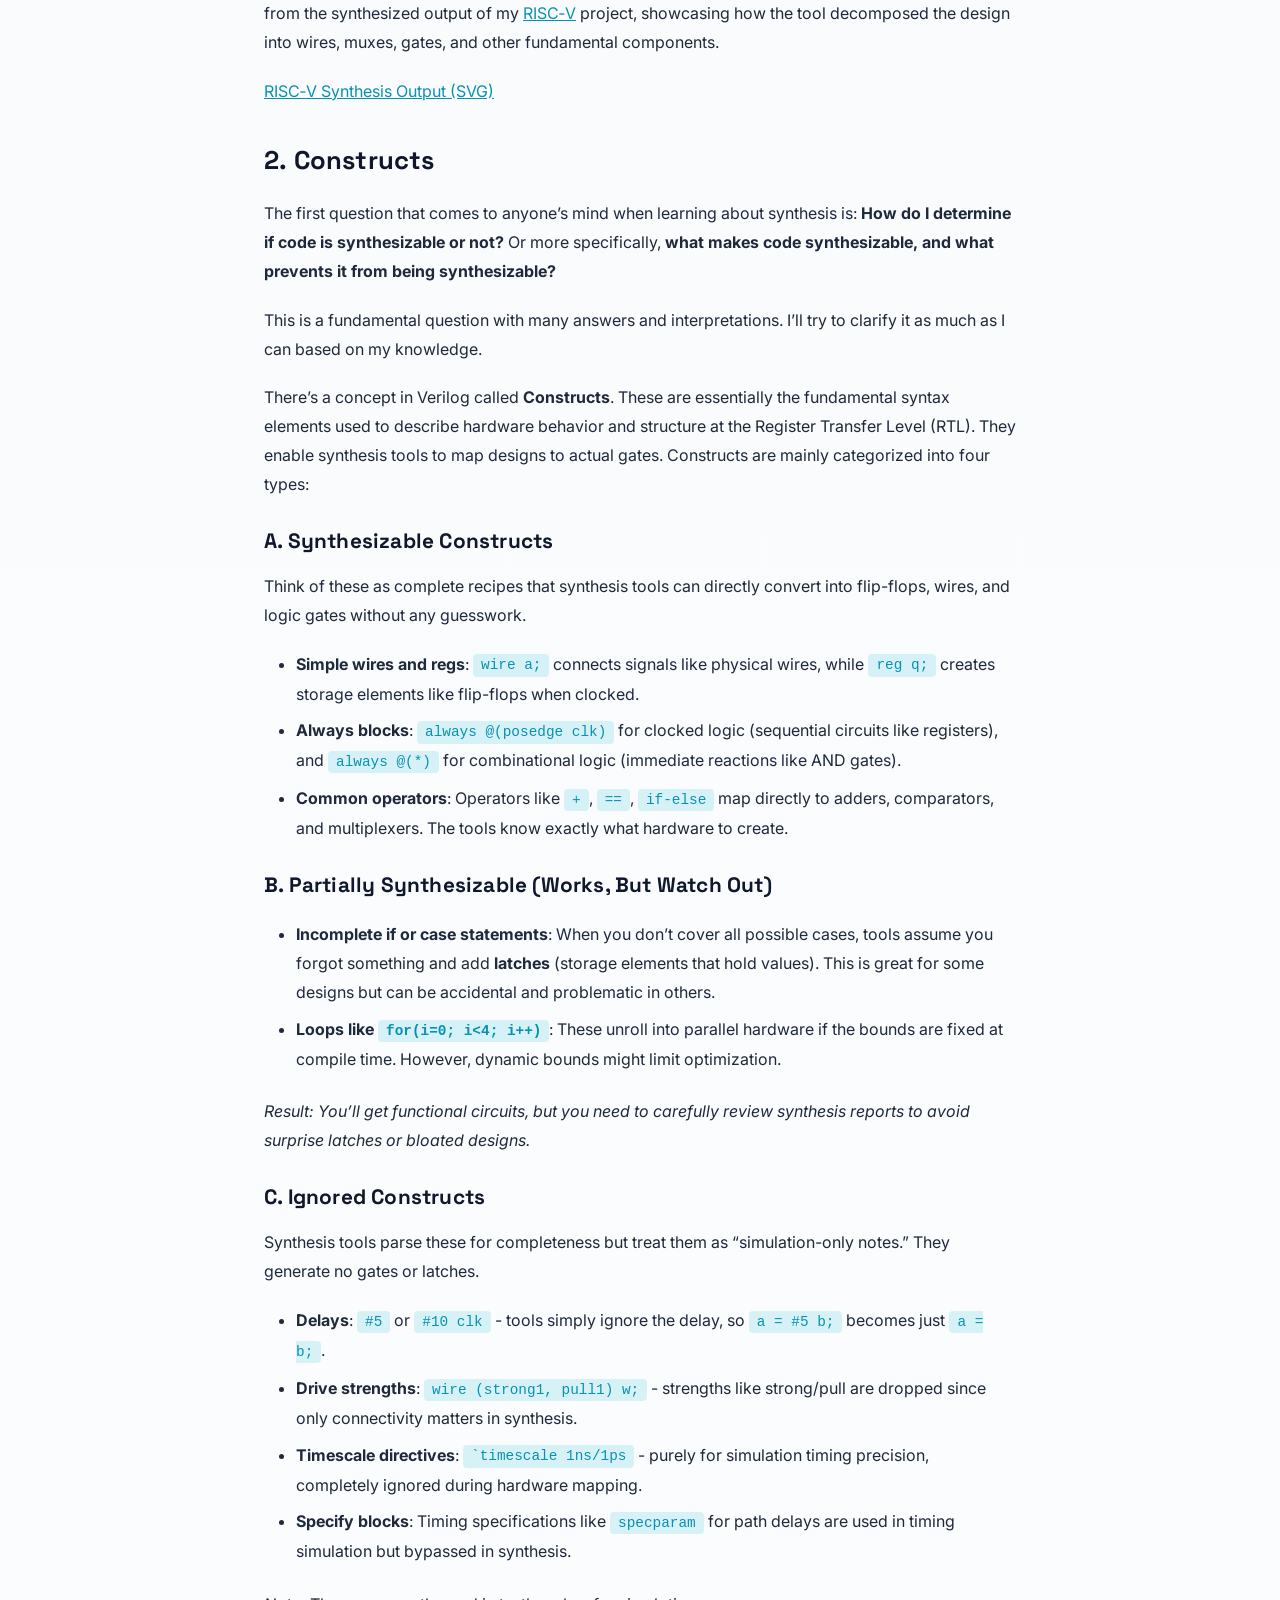
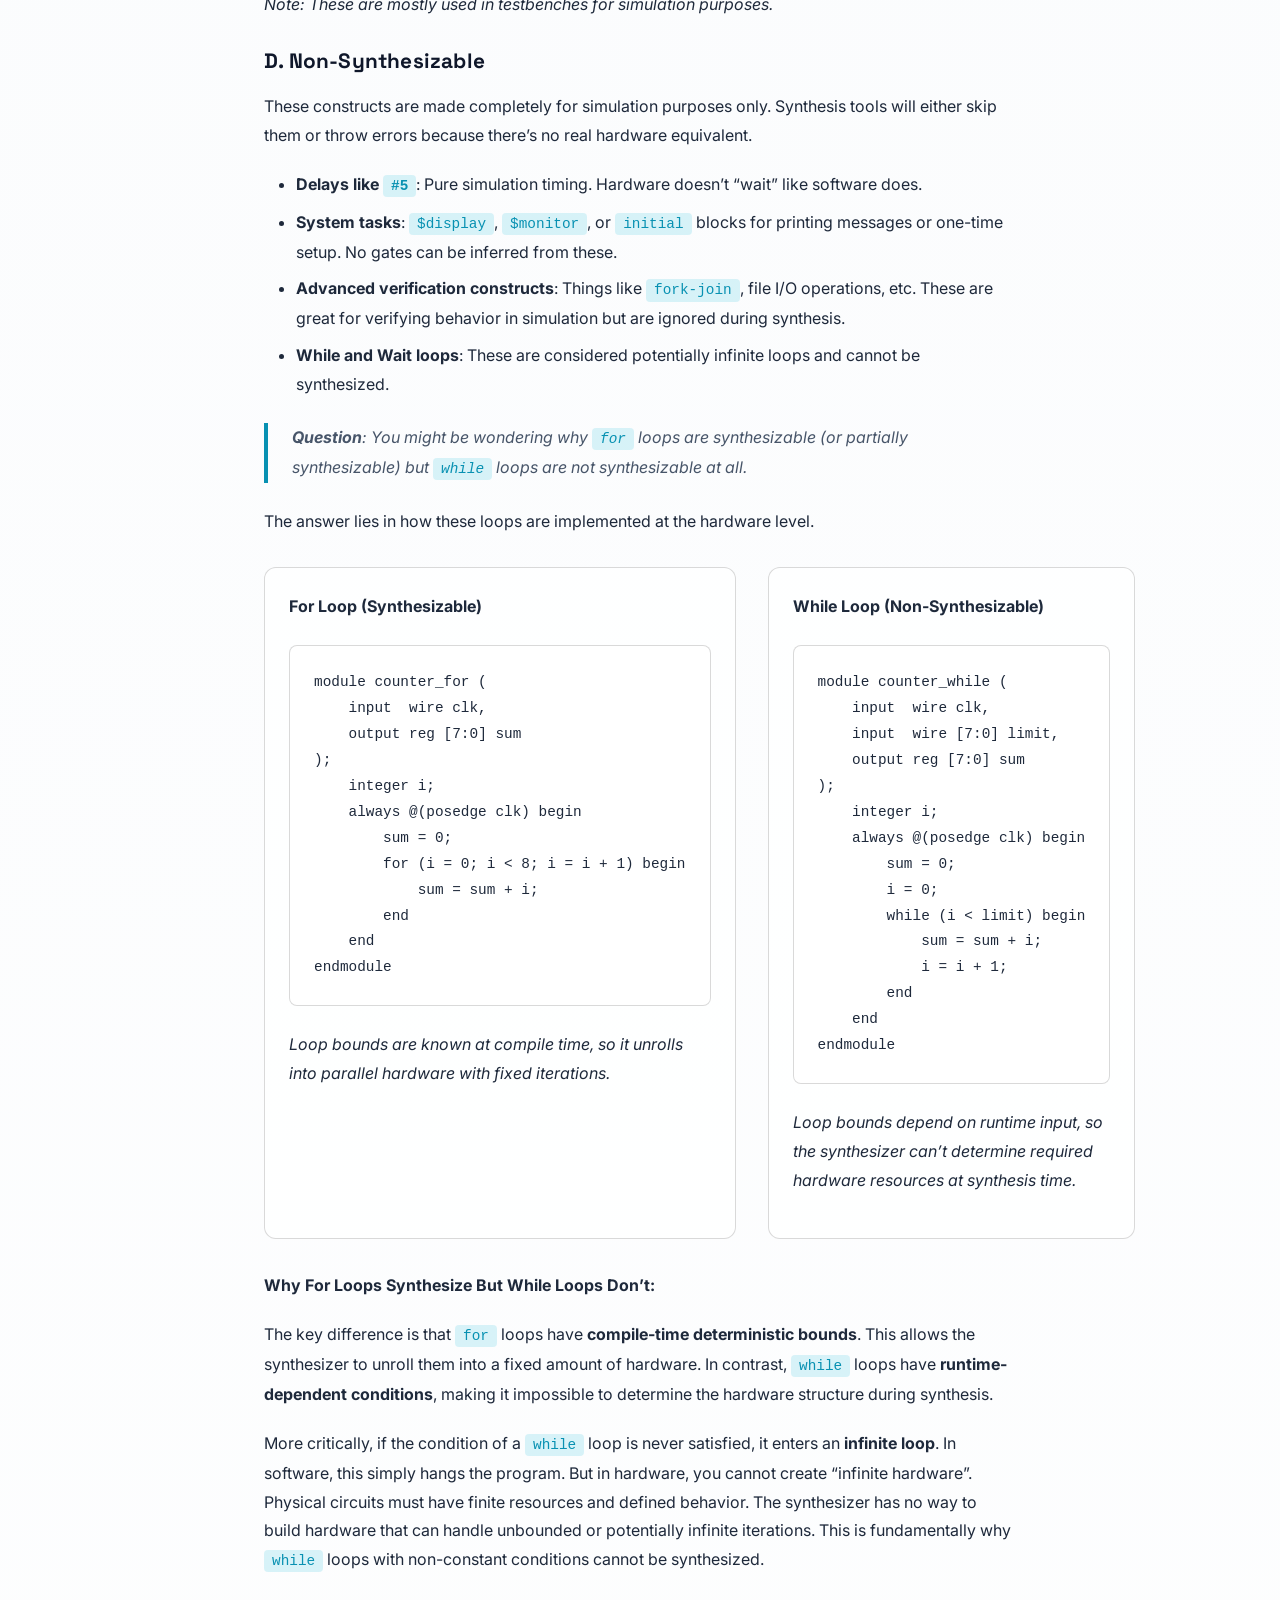
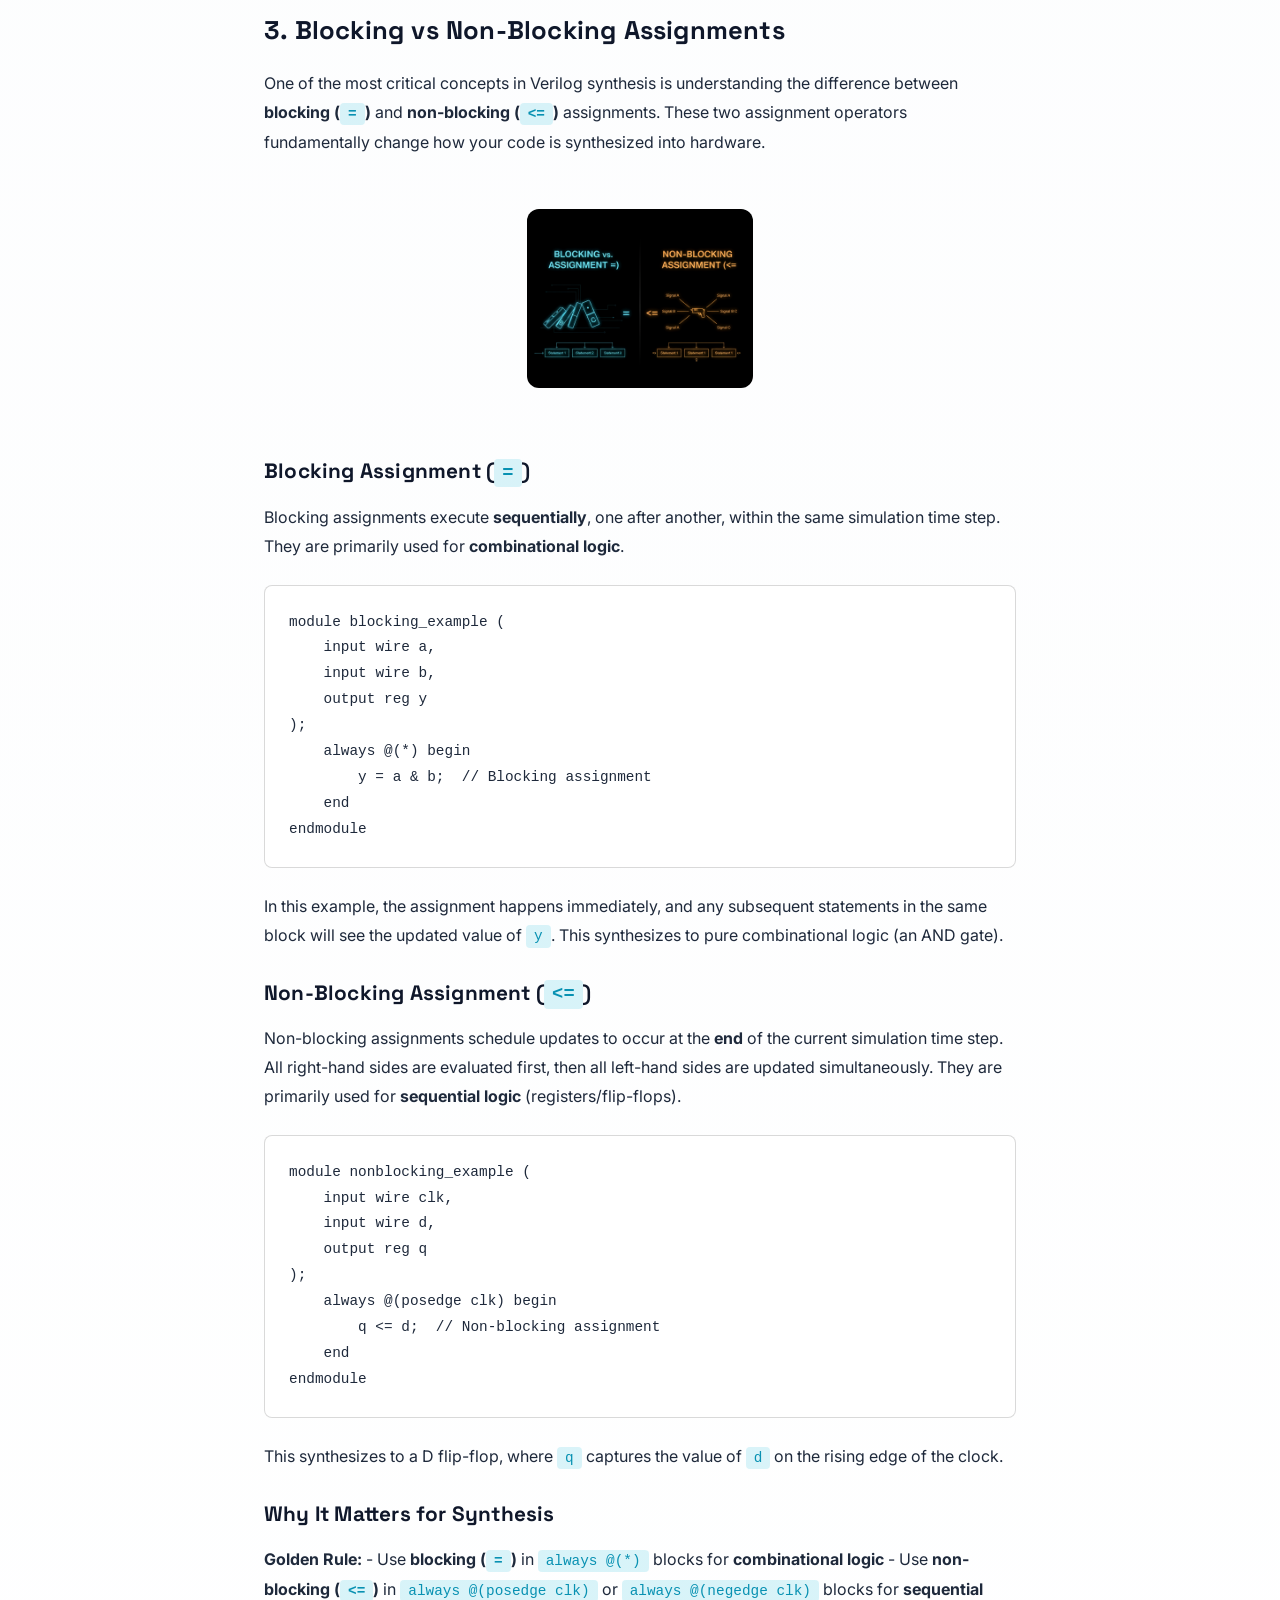
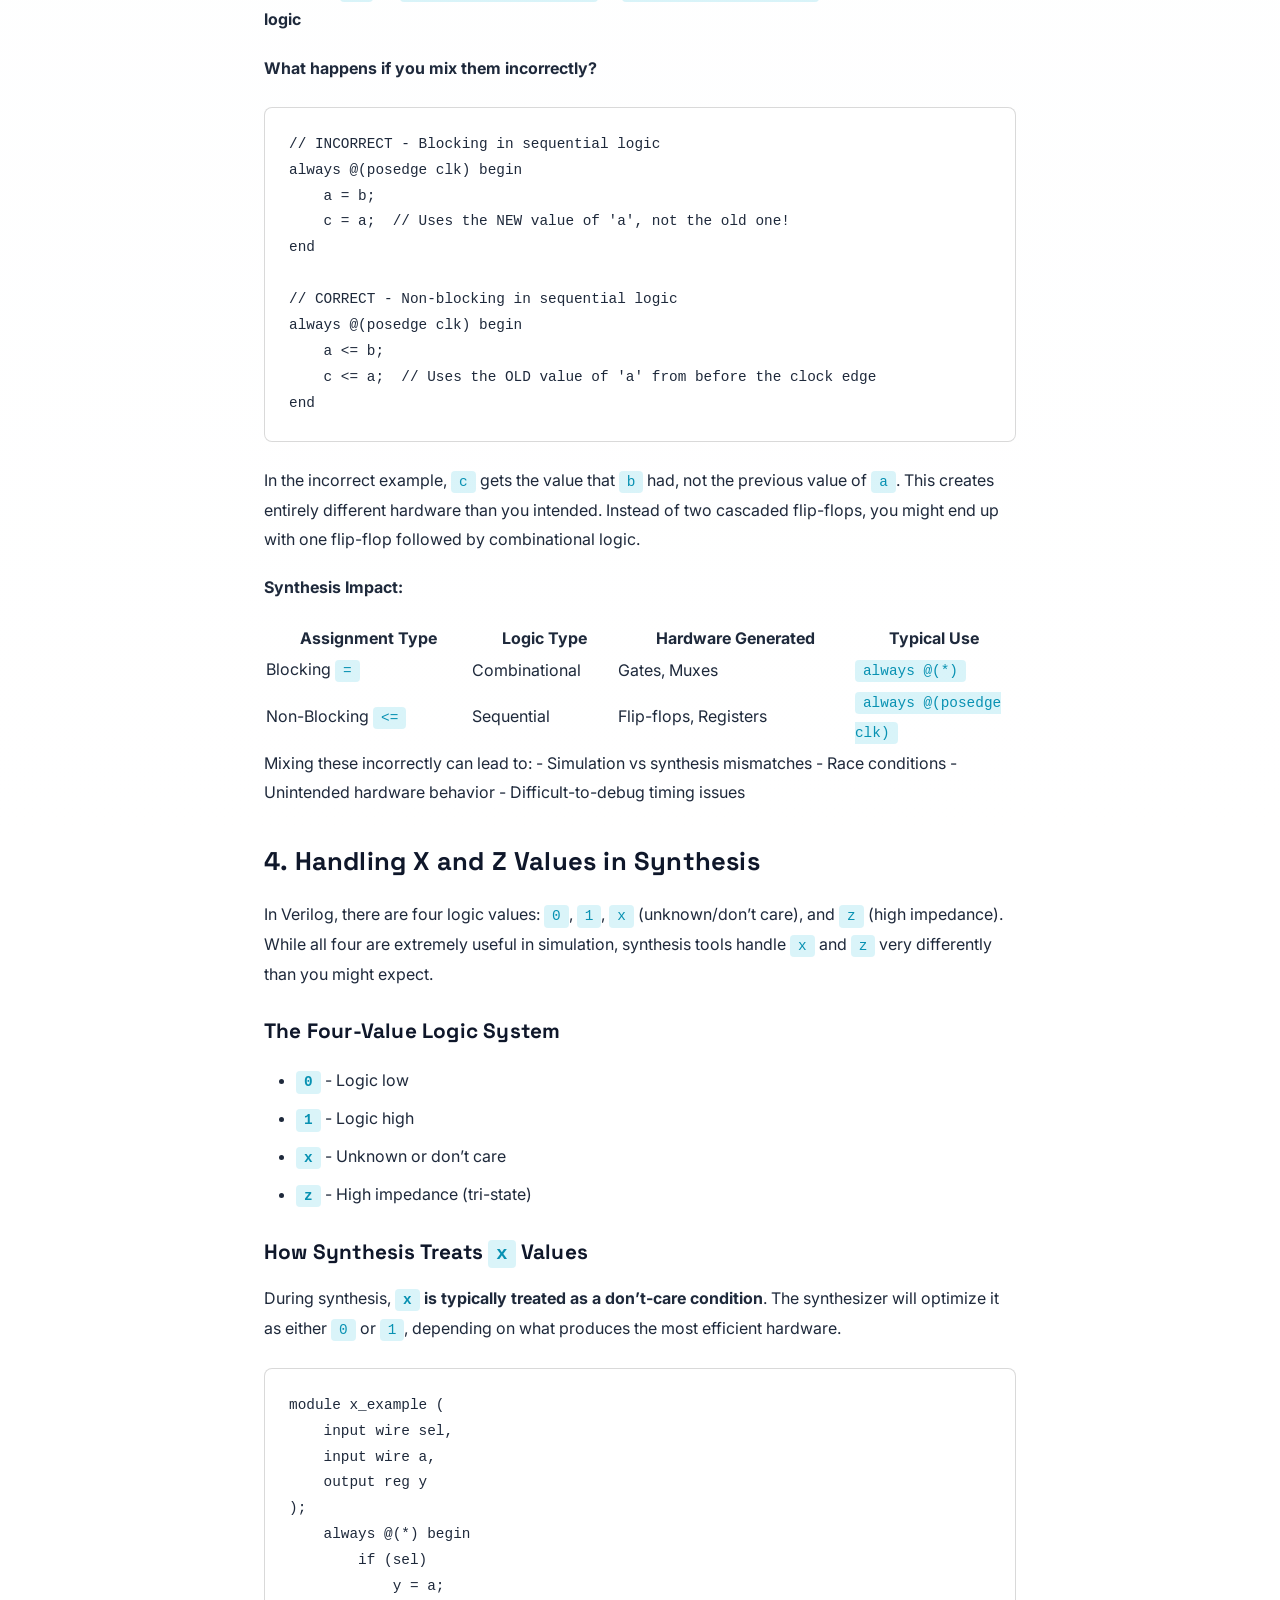
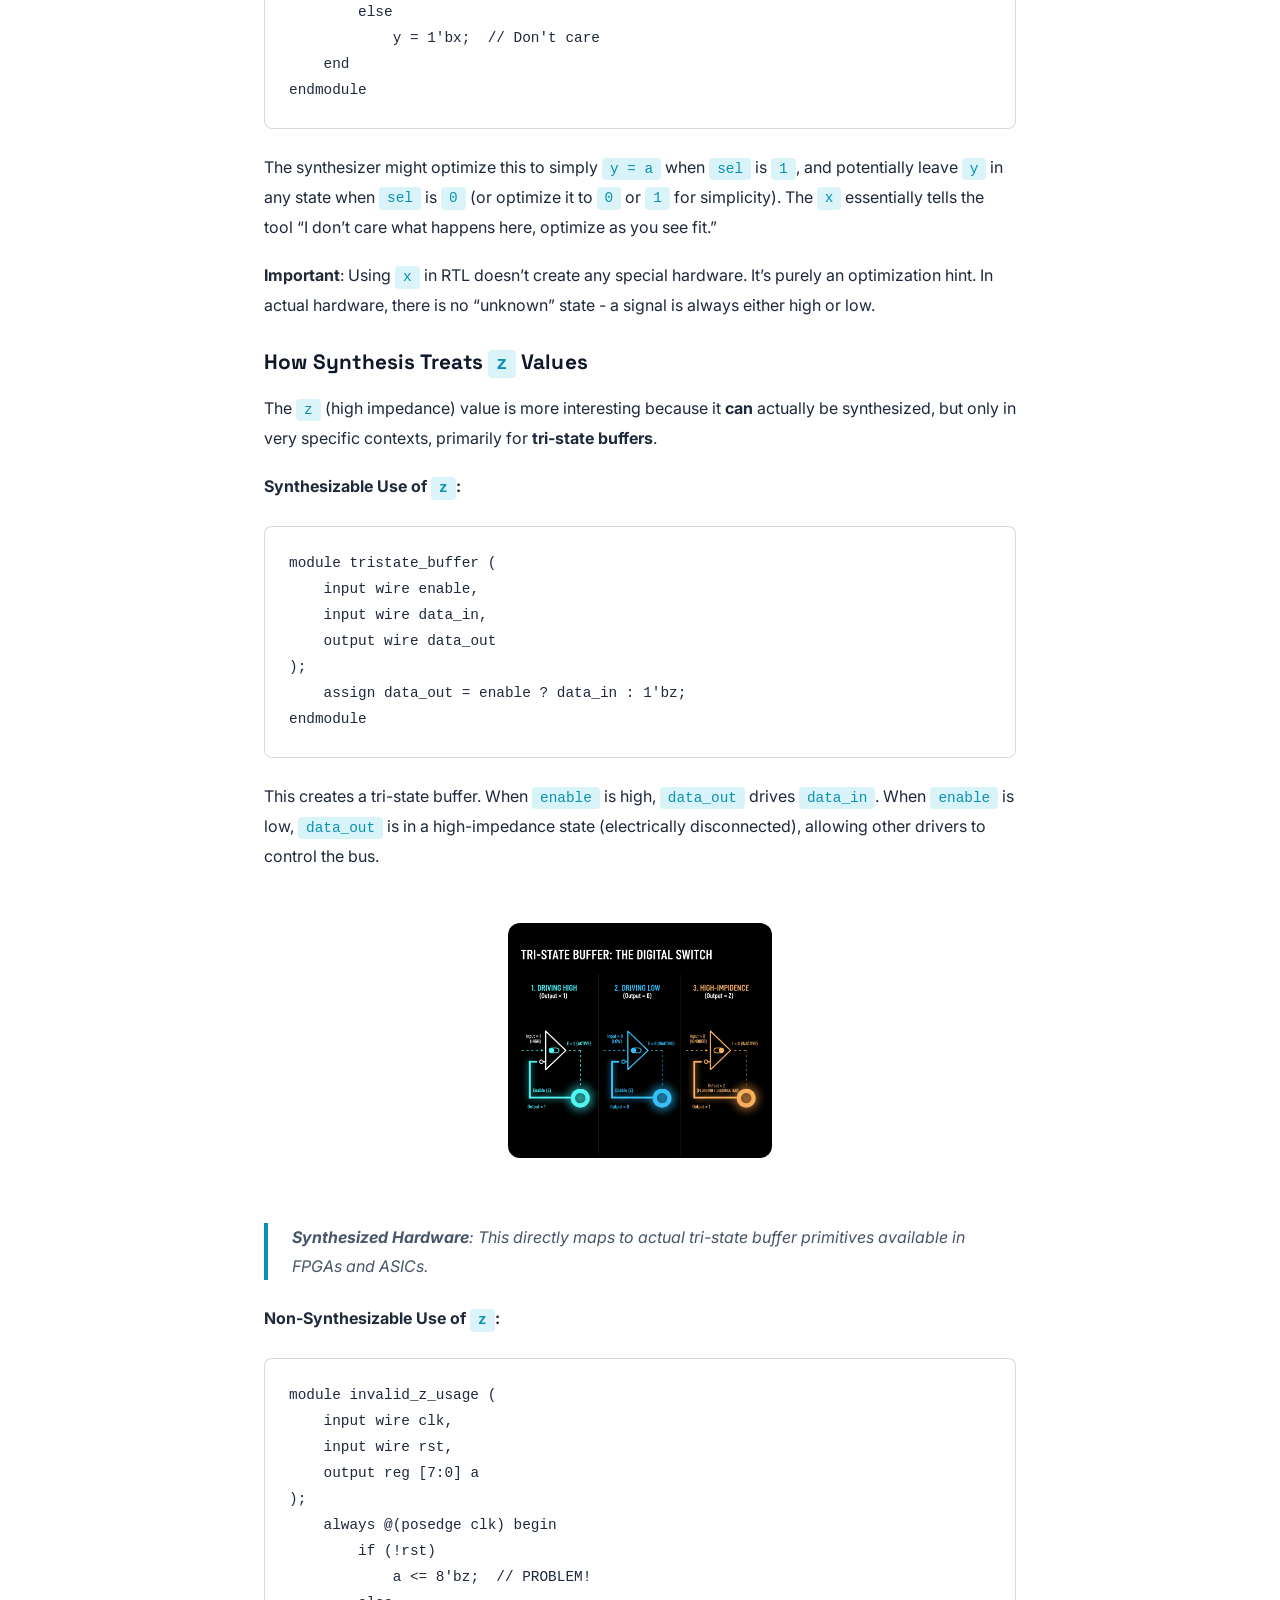
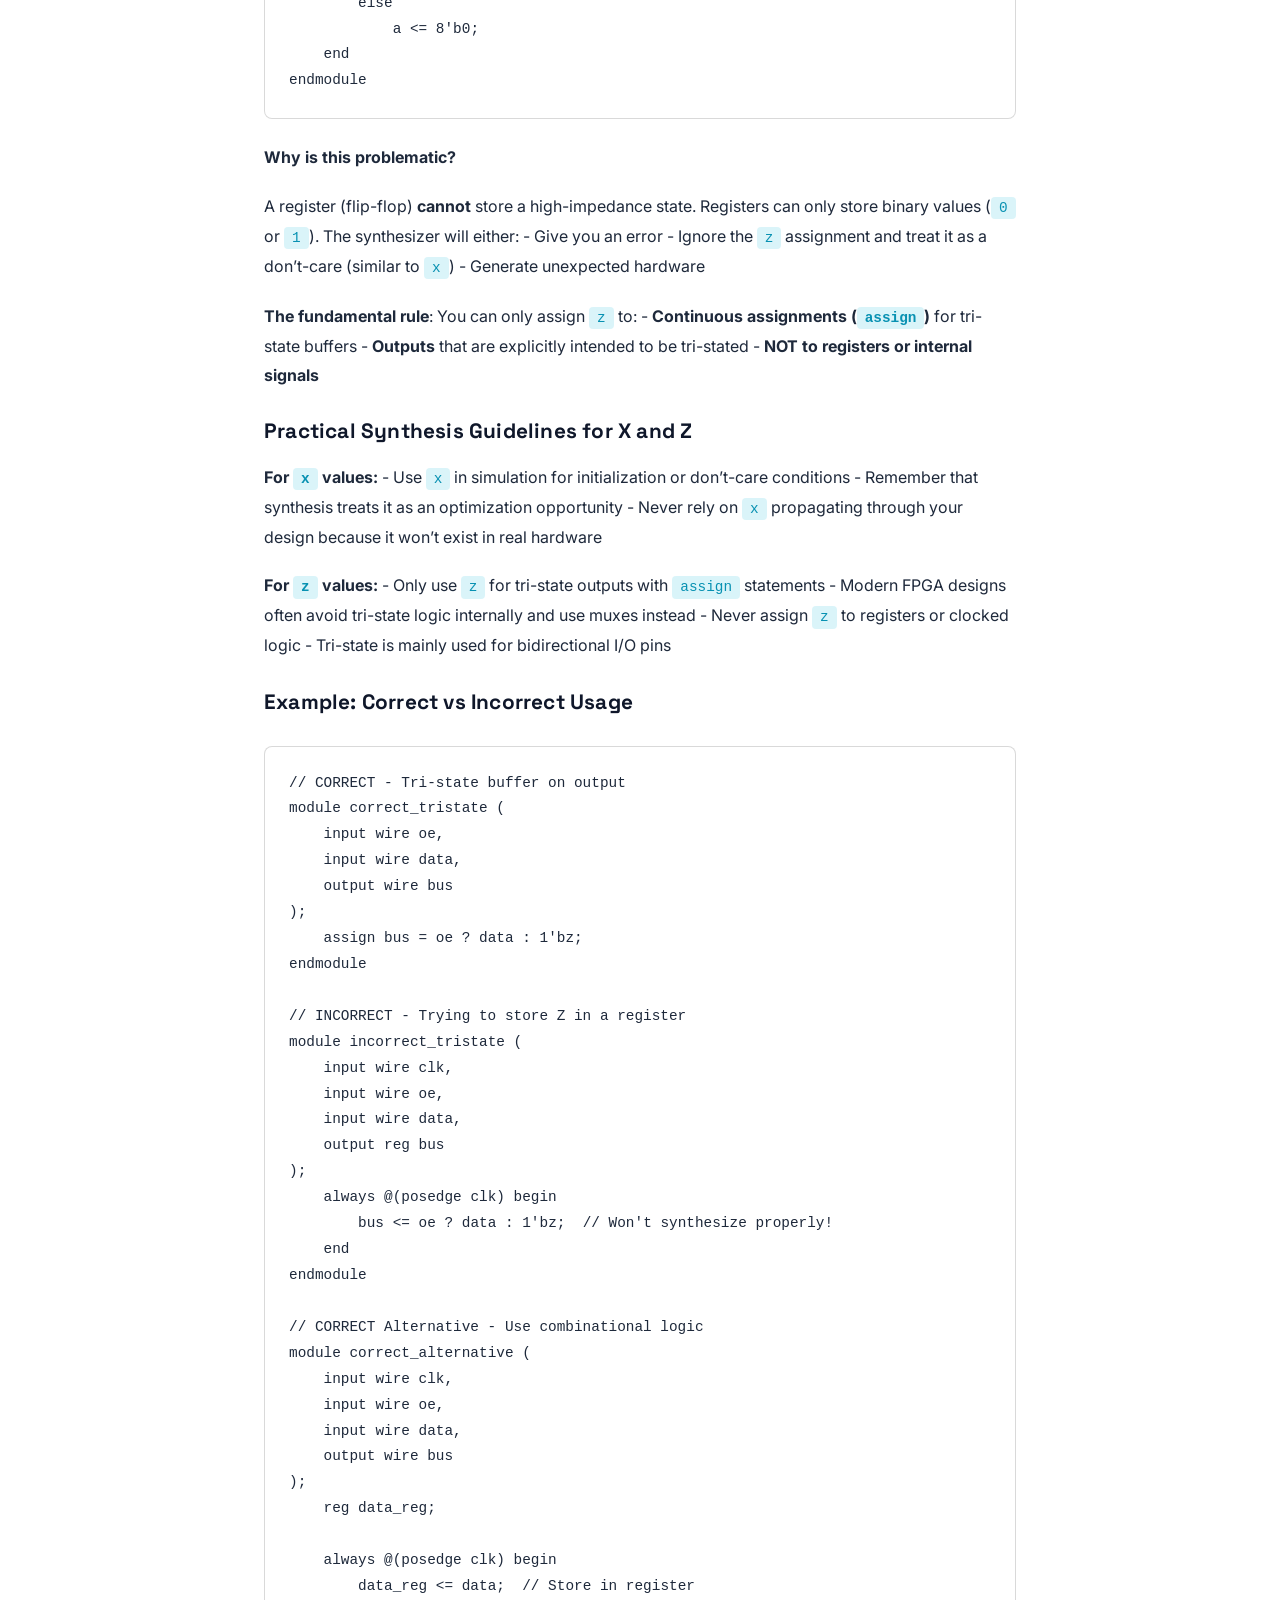
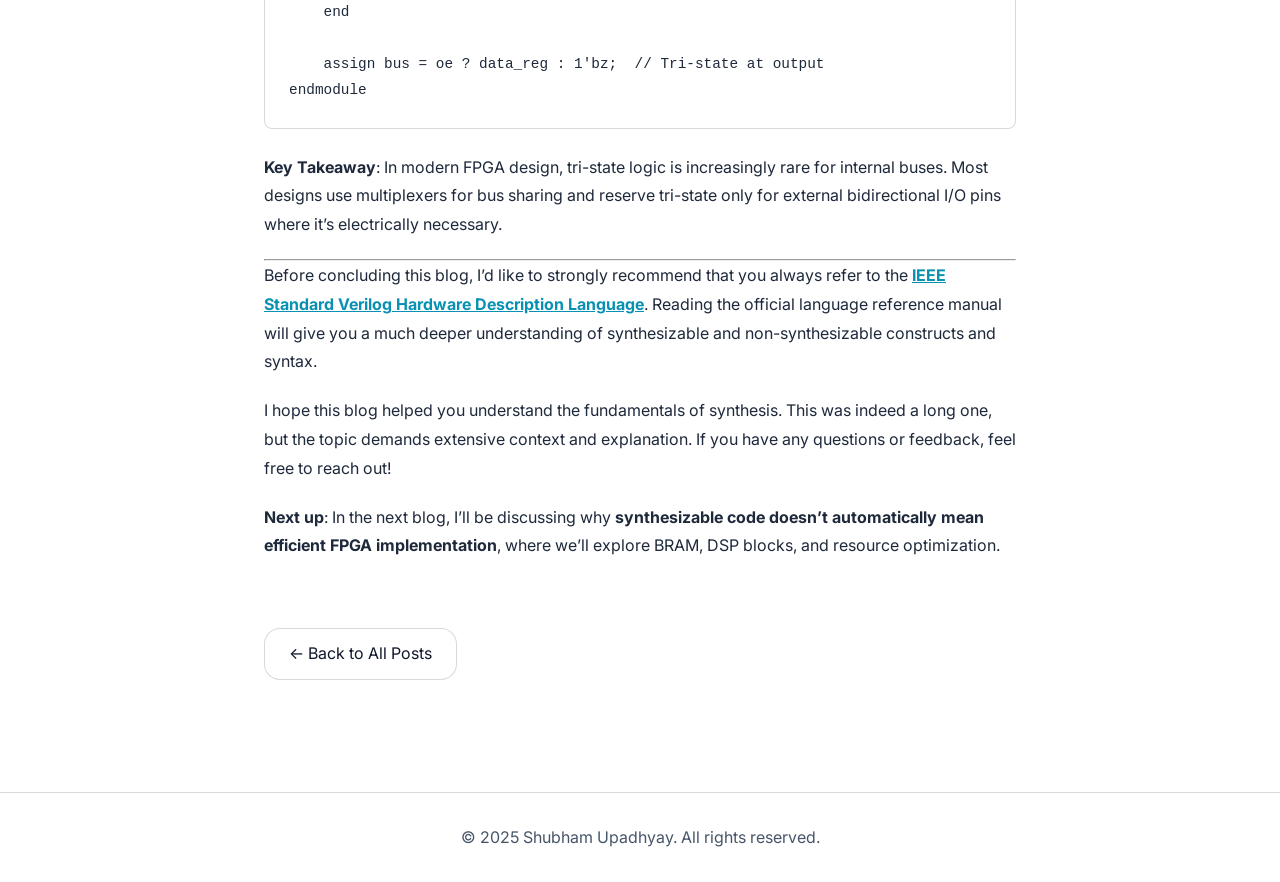
<file: blog/posts/synthesis/index.html>
<!DOCTYPE html>
<html lang="en">
<head>
<meta charset="UTF-8" />
<meta name="viewport" content="width=device-width, initial-scale=1.0"/>
<title>Understanding Synthesis: What Makes Verilog Code Synthesizable | Shubham Upadhyay</title>

<meta name="description" content="Understanding Synthesis: What Makes Verilog Code Synthesizable - VLSI Design Blog"/>
<meta property="og:title" content="Understanding Synthesis: What Makes Verilog Code Synthesizable"/>
<meta property="og:type" content="article"/>

<link rel="preconnect" href="https://fonts.googleapis.com"/>
<link rel="preconnect" href="https://fonts.gstatic.com" crossorigin/>
<link href="https://fonts.googleapis.com/css2?family=Space+Grotesk:wght@400;500;600;700;800&family=Inter:wght@300;400;500;600;700&display=swap" rel="stylesheet"/>

<!-- Portfolio CSS (ABSOLUTE PATH) -->
<link rel="stylesheet" href="/css/style.css"/>

<!-- Blog-specific styles -->
<style>
  /* Force solid navbar on blog pages (no transparent effect) */
  .nav-wrap {
    background: linear-gradient(180deg, rgba(10,14,31,.95), rgba(15,22,41,.85)) !important;
    backdrop-filter: blur(12px) !important;
    box-shadow: 0 4px 20px rgba(0,0,0,.3) !important;
  }

  .blog-post {
    max-width: 800px;
    margin: 0 auto;
    padding: calc(var(--nav-h) + 3rem) 1.5rem 4rem;
  }

  .blog-header {
    margin-bottom: 3rem;
    text-align: center;
  }

  .blog-title {
    font-size: clamp(2rem, 5vw, 3rem);
    margin-bottom: 1rem;
    color: var(--heading);
  }

  .blog-meta {
    color: var(--muted);
    font-size: 0.95rem;
  }

  .blog-content {
    line-height: 1.8;
    color: var(--text);
  }

  .blog-content h1 {
    font-size: 2rem;
    margin: 2.5rem 0 1rem;
    color: var(--heading);
  }

  .blog-content h2 {
    font-size: 1.6rem;
    margin: 2rem 0 1rem;
    color: var(--heading);
  }

  .blog-content h3 {
    font-size: 1.3rem;
    margin: 1.5rem 0 0.75rem;
    color: var(--heading);
  }

  .blog-content p {
    margin-bottom: 1.25rem;
  }

  .blog-content ul, .blog-content ol {
    margin: 1rem 0 1.5rem 2rem;
  }

  .blog-content li {
    margin-bottom: 0.5rem;
  }

  .blog-content code {
    background: rgba(6,182,212,.15);
    padding: 0.2rem 0.5rem;
    border-radius: 4px;
    font-family: 'Courier New', monospace;
    font-size: 0.9em;
    color: var(--accent);
  }

  .blog-content pre {
    background: var(--card);
    border: 1px solid var(--border);
    border-radius: 8px;
    padding: 1.5rem;
    overflow-x: auto;
    margin: 1.5rem 0;
  }

  .blog-content pre code {
    background: none;
    padding: 0;
    color: var(--text);
  }

  .blog-content blockquote {
    border-left: 4px solid var(--accent);
    padding-left: 1.5rem;
    margin: 1.5rem 0;
    color: var(--muted);
    font-style: italic;
  }

  .blog-content img {
    max-width: 100%;
    height: auto;
    border-radius: 12px;
    margin: 2rem 0;
  }

  .blog-content a {
    color: var(--accent);
    text-decoration: underline;
  }

  .back-button {
    display: inline-block;
    margin-top: 3rem;
    padding: 0.75rem 1.5rem;
    background: var(--card);
    border: 1px solid var(--border);
    border-radius: var(--radius-md);
    color: var(--heading);
    text-decoration: none;
    transition: all var(--dur) var(--easing);
  }

  .back-button:hover {
    background: rgba(6,182,212,.1);
    transform: translateX(-3px);
  }
</style>
</head>

<body>
  <!-- Navigation -->
  <nav aria-label="Primary" class="nav-wrap">
    <div class="nav-container">
      <div class="nav-brand">
        <a href="/index.html" style="color: var(--heading); text-decoration: none;">Shubham Upadhyay</a>
      </div>
      <div class="nav-controls">
        <button class="theme-toggle" id="themeToggle" type="button" aria-label="Toggle theme"></button>
        <button class="hamburger" id="hamburger" aria-label="Toggle menu">
          <span></span>
          <span></span>
          <span></span>
        </button>
      </div>
    </div>
  </nav>

  <!-- Mobile Menu -->
  <div class="nav-menu" id="navMenu">
    <a href="/index.html#home" class="nav-link">Home</a>
    <a href="/index.html#projects" class="nav-link">Projects</a>
    <a href="/index.html#featured-blog" class="nav-link">Blog</a>
    <a href="/index.html#skills" class="nav-link">Skills</a>
    <a href="/index.html#experience" class="nav-link">Experience</a>
    <a href="/index.html#certifications" class="nav-link">Certifications</a>
    <a href="/blog/" class="nav-link">All Posts</a>
    <a href="/index.html#contact" class="nav-link">Contact</a>
  </div>

  <!-- Blog Post -->
  <main class="blog-post">
    <header class="blog-header">
      <h1 class="blog-title">Understanding Synthesis: What Makes Verilog Code Synthesizable</h1>
      <p class="blog-meta">Published on January 04, 2026</p>
    </header>

    <article class="blog-content">
<p align="center">
<img src="assets/banner.png" alt="The Crisis" width="50%">
</p>
<p>While discussing <a href="../hdlVSprog/index.html">“Why HDL Is Not
Programming”</a>, I briefly touched upon the concept of
<strong>Synthesis</strong>.</p>
<p>In that blog, I only covered how properly written RTL code can be
synthesized into different basic blocks, which can then be mapped onto
either an <strong>FPGA</strong> or <strong>ASIC Chip</strong> depending
on the target platform.</p>
<p>Today, I’ll dive much deeper into what I actually mean by that. I’ll
introduce something called <strong>constructs</strong> and explain the
various conditions that determine whether code is synthesizable or
not.</p>
<p>Before moving forward, I want to clarify that the HDL language I’ll
primarily use to discuss this topic (and future topics) is
<strong>Verilog</strong>. This is simply because it’s widely used across
the VLSI domain and is arguably the most popular HDL language, largely
due to its syntax.</p>
<p>I also want to mention that this blog is going to be more elaborate
and longer than the previous ones. The concepts here require more
context and explanation since I can’t assume everyone reading this knows
all the terminology. However, I do assume you have some basic
understanding of synthesis and Verilog.</p>
<p>Also, in a future blog, I’ll explain something really important that
many people forget or ignore, especially those new to HDL implementation
on FPGAs: <strong>Synthesizable ≠ Efficient FPGA
Implementation</strong>.</p>
<h2 id="what-is-synthesis">1. What is Synthesis?</h2>
<p>Synthesis is the process by which algorithmic descriptions of
circuits are transformed into a design for electronic hardware. In
simpler terms, it means breaking down RTL code into smaller, fundamental
building blocks like gates, multiplexers, flip-flops, etc.</p>
<p>When you provide RTL to synthesis tools, they parse and transform the
design into lower-level hardware primitives such as gates, multiplexers,
and interconnects. Below is an SVG view generated from the synthesized
output of my <a
href="https://github.com/VLSI-Shubh/RISCV-32I-Processor.git">RISC‑V</a>
project, showcasing how the tool decomposed the design into wires,
muxes, gates, and other fundamental components.</p>
<p><a
href="https://github.com/VLSI-Shubh/RISCV-32I-Processor/blob/a8731c4e5fb70e7b1b3c3ed6feabbee3e9759859/PipelineExecution/synth/core_pip.svg">RISC‑V
Synthesis Output (SVG)</a></p>
<h2 id="constructs">2. Constructs</h2>
<p>The first question that comes to anyone’s mind when learning about
synthesis is: <strong>How do I determine if code is synthesizable or
not?</strong> Or more specifically, <strong>what makes code
synthesizable, and what prevents it from being
synthesizable?</strong></p>
<p>This is a fundamental question with many answers and interpretations.
I’ll try to clarify it as much as I can based on my knowledge.</p>
<p>There’s a concept in Verilog called <strong>Constructs</strong>.
These are essentially the fundamental syntax elements used to describe
hardware behavior and structure at the Register Transfer Level (RTL).
They enable synthesis tools to map designs to actual gates. Constructs
are mainly categorized into four types:</p>
<h3 id="a.-synthesizable-constructs">A. Synthesizable Constructs</h3>
<p>Think of these as complete recipes that synthesis tools can directly
convert into flip-flops, wires, and logic gates without any
guesswork.</p>
<ul>
<li><strong>Simple wires and regs</strong>: <code>wire a;</code>
connects signals like physical wires, while <code>reg q;</code> creates
storage elements like flip-flops when clocked.</li>
<li><strong>Always blocks</strong>: <code>always @(posedge clk)</code>
for clocked logic (sequential circuits like registers), and
<code>always @(*)</code> for combinational logic (immediate reactions
like AND gates).</li>
<li><strong>Common operators</strong>: Operators like <code>+</code>,
<code>==</code>, <code>if-else</code> map directly to adders,
comparators, and multiplexers. The tools know exactly what hardware to
create.</li>
</ul>
<h3 id="b.-partially-synthesizable-works-but-watch-out">B. Partially
Synthesizable (Works, But Watch Out)</h3>
<ul>
<li><strong>Incomplete if or case statements</strong>: When you don’t
cover all possible cases, tools assume you forgot something and add
<strong>latches</strong> (storage elements that hold values). This is
great for some designs but can be accidental and problematic in
others.</li>
<li><strong>Loops like <code>for(i=0; i&lt;4; i++)</code></strong>:
These unroll into parallel hardware if the bounds are fixed at compile
time. However, dynamic bounds might limit optimization.</li>
</ul>
<p><em>Result: You’ll get functional circuits, but you need to carefully
review synthesis reports to avoid surprise latches or bloated
designs.</em></p>
<h3 id="c.-ignored-constructs">C. Ignored Constructs</h3>
<p>Synthesis tools parse these for completeness but treat them as
“simulation-only notes.” They generate no gates or latches.</p>
<ul>
<li><strong>Delays</strong>: <code>#5</code> or <code>#10 clk</code> -
tools simply ignore the delay, so <code>a = #5 b;</code> becomes just
<code>a = b;</code>.</li>
<li><strong>Drive strengths</strong>:
<code>wire (strong1, pull1) w;</code> - strengths like strong/pull are
dropped since only connectivity matters in synthesis.</li>
<li><strong>Timescale directives</strong>:
<code>`timescale 1ns/1ps</code> - purely for simulation timing
precision, completely ignored during hardware mapping.</li>
<li><strong>Specify blocks</strong>: Timing specifications like
<code>specparam</code> for path delays are used in timing simulation but
bypassed in synthesis.</li>
</ul>
<p><em>Note: These are mostly used in testbenches for simulation
purposes.</em></p>
<h3 id="d.-non-synthesizable">D. Non-Synthesizable</h3>
<p>These constructs are made completely for simulation purposes only.
Synthesis tools will either skip them or throw errors because there’s no
real hardware equivalent.</p>
<ul>
<li><strong>Delays like <code>#5</code></strong>: Pure simulation
timing. Hardware doesn’t “wait” like software does.</li>
<li><strong>System tasks</strong>: <code>$display</code>,
<code>$monitor</code>, or <code>initial</code> blocks for printing
messages or one-time setup. No gates can be inferred from these.</li>
<li><strong>Advanced verification constructs</strong>: Things like
<code>fork-join</code>, file I/O operations, etc. These are great for
verifying behavior in simulation but are ignored during synthesis.</li>
<li><strong>While and Wait loops</strong>: These are considered
potentially infinite loops and cannot be synthesized.</li>
</ul>
<blockquote>
<p><strong>Question</strong>: You might be wondering why
<code>for</code> loops are synthesizable (or partially synthesizable)
but <code>while</code> loops are not synthesizable at all.</p>
</blockquote>
<p>The answer lies in how these loops are implemented at the hardware
level.</p>
<div
style="display: grid; grid-template-columns: 1fr 1fr; gap: 2rem; margin: 2rem 0;">
<div
style="background: var(--card); border: 1px solid var(--border); border-radius: 12px; padding: 1.5rem;">
<p><strong>For Loop (Synthesizable)</strong></p>
<div class="sourceCode" id="cb1"><pre
class="sourceCode verilog"><code class="sourceCode verilog"><span id="cb1-1"><a href="#cb1-1" aria-hidden="true" tabindex="-1"></a><span class="kw">module</span> counter_for <span class="op">(</span></span>
<span id="cb1-2"><a href="#cb1-2" aria-hidden="true" tabindex="-1"></a>    <span class="dt">input</span>  <span class="dt">wire</span> clk<span class="op">,</span></span>
<span id="cb1-3"><a href="#cb1-3" aria-hidden="true" tabindex="-1"></a>    <span class="dt">output</span> <span class="dt">reg</span> <span class="op">[</span><span class="dv">7</span><span class="op">:</span><span class="dv">0</span><span class="op">]</span> sum</span>
<span id="cb1-4"><a href="#cb1-4" aria-hidden="true" tabindex="-1"></a><span class="op">);</span></span>
<span id="cb1-5"><a href="#cb1-5" aria-hidden="true" tabindex="-1"></a>    <span class="dt">integer</span> i<span class="op">;</span></span>
<span id="cb1-6"><a href="#cb1-6" aria-hidden="true" tabindex="-1"></a>    <span class="kw">always</span> <span class="op">@(</span><span class="kw">posedge</span> clk<span class="op">)</span> <span class="kw">begin</span></span>
<span id="cb1-7"><a href="#cb1-7" aria-hidden="true" tabindex="-1"></a>        sum <span class="op">=</span> <span class="dv">0</span><span class="op">;</span></span>
<span id="cb1-8"><a href="#cb1-8" aria-hidden="true" tabindex="-1"></a>        <span class="kw">for</span> <span class="op">(</span>i <span class="op">=</span> <span class="dv">0</span><span class="op">;</span> i <span class="op">&lt;</span> <span class="dv">8</span><span class="op">;</span> i <span class="op">=</span> i <span class="op">+</span> <span class="dv">1</span><span class="op">)</span> <span class="kw">begin</span></span>
<span id="cb1-9"><a href="#cb1-9" aria-hidden="true" tabindex="-1"></a>            sum <span class="op">=</span> sum <span class="op">+</span> i<span class="op">;</span></span>
<span id="cb1-10"><a href="#cb1-10" aria-hidden="true" tabindex="-1"></a>        <span class="kw">end</span></span>
<span id="cb1-11"><a href="#cb1-11" aria-hidden="true" tabindex="-1"></a>    <span class="kw">end</span></span>
<span id="cb1-12"><a href="#cb1-12" aria-hidden="true" tabindex="-1"></a><span class="kw">endmodule</span></span></code></pre></div>
<p><em>Loop bounds are known at compile time, so it unrolls into
parallel hardware with fixed iterations.</em></p>
</div>
<div
style="background: var(--card); border: 1px solid var(--border); border-radius: 12px; padding: 1.5rem;">
<p><strong>While Loop (Non-Synthesizable)</strong></p>
<div class="sourceCode" id="cb2"><pre
class="sourceCode verilog"><code class="sourceCode verilog"><span id="cb2-1"><a href="#cb2-1" aria-hidden="true" tabindex="-1"></a><span class="kw">module</span> counter_while <span class="op">(</span></span>
<span id="cb2-2"><a href="#cb2-2" aria-hidden="true" tabindex="-1"></a>    <span class="dt">input</span>  <span class="dt">wire</span> clk<span class="op">,</span></span>
<span id="cb2-3"><a href="#cb2-3" aria-hidden="true" tabindex="-1"></a>    <span class="dt">input</span>  <span class="dt">wire</span> <span class="op">[</span><span class="dv">7</span><span class="op">:</span><span class="dv">0</span><span class="op">]</span> limit<span class="op">,</span></span>
<span id="cb2-4"><a href="#cb2-4" aria-hidden="true" tabindex="-1"></a>    <span class="dt">output</span> <span class="dt">reg</span> <span class="op">[</span><span class="dv">7</span><span class="op">:</span><span class="dv">0</span><span class="op">]</span> sum</span>
<span id="cb2-5"><a href="#cb2-5" aria-hidden="true" tabindex="-1"></a><span class="op">);</span></span>
<span id="cb2-6"><a href="#cb2-6" aria-hidden="true" tabindex="-1"></a>    <span class="dt">integer</span> i<span class="op">;</span></span>
<span id="cb2-7"><a href="#cb2-7" aria-hidden="true" tabindex="-1"></a>    <span class="kw">always</span> <span class="op">@(</span><span class="kw">posedge</span> clk<span class="op">)</span> <span class="kw">begin</span></span>
<span id="cb2-8"><a href="#cb2-8" aria-hidden="true" tabindex="-1"></a>        sum <span class="op">=</span> <span class="dv">0</span><span class="op">;</span></span>
<span id="cb2-9"><a href="#cb2-9" aria-hidden="true" tabindex="-1"></a>        i <span class="op">=</span> <span class="dv">0</span><span class="op">;</span></span>
<span id="cb2-10"><a href="#cb2-10" aria-hidden="true" tabindex="-1"></a>        <span class="kw">while</span> <span class="op">(</span>i <span class="op">&lt;</span> limit<span class="op">)</span> <span class="kw">begin</span></span>
<span id="cb2-11"><a href="#cb2-11" aria-hidden="true" tabindex="-1"></a>            sum <span class="op">=</span> sum <span class="op">+</span> i<span class="op">;</span></span>
<span id="cb2-12"><a href="#cb2-12" aria-hidden="true" tabindex="-1"></a>            i <span class="op">=</span> i <span class="op">+</span> <span class="dv">1</span><span class="op">;</span></span>
<span id="cb2-13"><a href="#cb2-13" aria-hidden="true" tabindex="-1"></a>        <span class="kw">end</span></span>
<span id="cb2-14"><a href="#cb2-14" aria-hidden="true" tabindex="-1"></a>    <span class="kw">end</span></span>
<span id="cb2-15"><a href="#cb2-15" aria-hidden="true" tabindex="-1"></a><span class="kw">endmodule</span></span></code></pre></div>
<p><em>Loop bounds depend on runtime input, so the synthesizer can’t
determine required hardware resources at synthesis time.</em></p>
</div>
</div>
<p><strong>Why For Loops Synthesize But While Loops Don’t:</strong></p>
<p>The key difference is that <code>for</code> loops have
<strong>compile-time deterministic bounds</strong>. This allows the
synthesizer to unroll them into a fixed amount of hardware. In contrast,
<code>while</code> loops have <strong>runtime-dependent
conditions</strong>, making it impossible to determine the hardware
structure during synthesis.</p>
<p>More critically, if the condition of a <code>while</code> loop is
never satisfied, it enters an <strong>infinite loop</strong>. In
software, this simply hangs the program. But in hardware, you cannot
create “infinite hardware”. Physical circuits must have finite resources
and defined behavior. The synthesizer has no way to build hardware that
can handle unbounded or potentially infinite iterations. This is
fundamentally why <code>while</code> loops with non-constant conditions
cannot be synthesized.</p>
<h2 id="blocking-vs-non-blocking-assignments">3. Blocking vs
Non-Blocking Assignments</h2>
<p>One of the most critical concepts in Verilog synthesis is
understanding the difference between <strong>blocking
(<code>=</code>)</strong> and <strong>non-blocking
(<code>&lt;=</code>)</strong> assignments. These two assignment
operators fundamentally change how your code is synthesized into
hardware.</p>
<p align="center">
<img src="assets/assignment.png" alt="The Crisis" width="30%">
</p>
<h3 id="blocking-assignment">Blocking Assignment (<code>=</code>)</h3>
<p>Blocking assignments execute <strong>sequentially</strong>, one after
another, within the same simulation time step. They are primarily used
for <strong>combinational logic</strong>.</p>
<div class="sourceCode" id="cb3"><pre
class="sourceCode verilog"><code class="sourceCode verilog"><span id="cb3-1"><a href="#cb3-1" aria-hidden="true" tabindex="-1"></a><span class="kw">module</span> blocking_example <span class="op">(</span></span>
<span id="cb3-2"><a href="#cb3-2" aria-hidden="true" tabindex="-1"></a>    <span class="dt">input</span> <span class="dt">wire</span> a<span class="op">,</span></span>
<span id="cb3-3"><a href="#cb3-3" aria-hidden="true" tabindex="-1"></a>    <span class="dt">input</span> <span class="dt">wire</span> b<span class="op">,</span></span>
<span id="cb3-4"><a href="#cb3-4" aria-hidden="true" tabindex="-1"></a>    <span class="dt">output</span> <span class="dt">reg</span> y</span>
<span id="cb3-5"><a href="#cb3-5" aria-hidden="true" tabindex="-1"></a><span class="op">);</span></span>
<span id="cb3-6"><a href="#cb3-6" aria-hidden="true" tabindex="-1"></a>    <span class="kw">always</span> <span class="op">@(</span>*<span class="op">)</span> <span class="kw">begin</span></span>
<span id="cb3-7"><a href="#cb3-7" aria-hidden="true" tabindex="-1"></a>        y <span class="op">=</span> a <span class="op">&amp;</span> b<span class="op">;</span>  <span class="co">// Blocking assignment</span></span>
<span id="cb3-8"><a href="#cb3-8" aria-hidden="true" tabindex="-1"></a>    <span class="kw">end</span></span>
<span id="cb3-9"><a href="#cb3-9" aria-hidden="true" tabindex="-1"></a><span class="kw">endmodule</span></span></code></pre></div>
<p>In this example, the assignment happens immediately, and any
subsequent statements in the same block will see the updated value of
<code>y</code>. This synthesizes to pure combinational logic (an AND
gate).</p>
<h3 id="non-blocking-assignment">Non-Blocking Assignment
(<code>&lt;=</code>)</h3>
<p>Non-blocking assignments schedule updates to occur at the
<strong>end</strong> of the current simulation time step. All right-hand
sides are evaluated first, then all left-hand sides are updated
simultaneously. They are primarily used for <strong>sequential
logic</strong> (registers/flip-flops).</p>
<div class="sourceCode" id="cb4"><pre
class="sourceCode verilog"><code class="sourceCode verilog"><span id="cb4-1"><a href="#cb4-1" aria-hidden="true" tabindex="-1"></a><span class="kw">module</span> nonblocking_example <span class="op">(</span></span>
<span id="cb4-2"><a href="#cb4-2" aria-hidden="true" tabindex="-1"></a>    <span class="dt">input</span> <span class="dt">wire</span> clk<span class="op">,</span></span>
<span id="cb4-3"><a href="#cb4-3" aria-hidden="true" tabindex="-1"></a>    <span class="dt">input</span> <span class="dt">wire</span> d<span class="op">,</span></span>
<span id="cb4-4"><a href="#cb4-4" aria-hidden="true" tabindex="-1"></a>    <span class="dt">output</span> <span class="dt">reg</span> q</span>
<span id="cb4-5"><a href="#cb4-5" aria-hidden="true" tabindex="-1"></a><span class="op">);</span></span>
<span id="cb4-6"><a href="#cb4-6" aria-hidden="true" tabindex="-1"></a>    <span class="kw">always</span> <span class="op">@(</span><span class="kw">posedge</span> clk<span class="op">)</span> <span class="kw">begin</span></span>
<span id="cb4-7"><a href="#cb4-7" aria-hidden="true" tabindex="-1"></a>        q <span class="op">&lt;=</span> d<span class="op">;</span>  <span class="co">// Non-blocking assignment</span></span>
<span id="cb4-8"><a href="#cb4-8" aria-hidden="true" tabindex="-1"></a>    <span class="kw">end</span></span>
<span id="cb4-9"><a href="#cb4-9" aria-hidden="true" tabindex="-1"></a><span class="kw">endmodule</span></span></code></pre></div>
<p>This synthesizes to a D flip-flop, where <code>q</code> captures the
value of <code>d</code> on the rising edge of the clock.</p>
<h3 id="why-it-matters-for-synthesis">Why It Matters for Synthesis</h3>
<p><strong>Golden Rule:</strong> - Use <strong>blocking
(<code>=</code>)</strong> in <code>always @(*)</code> blocks for
<strong>combinational logic</strong> - Use <strong>non-blocking
(<code>&lt;=</code>)</strong> in <code>always @(posedge clk)</code> or
<code>always @(negedge clk)</code> blocks for <strong>sequential
logic</strong></p>
<p><strong>What happens if you mix them incorrectly?</strong></p>
<div class="sourceCode" id="cb5"><pre
class="sourceCode verilog"><code class="sourceCode verilog"><span id="cb5-1"><a href="#cb5-1" aria-hidden="true" tabindex="-1"></a><span class="co">// INCORRECT - Blocking in sequential logic</span></span>
<span id="cb5-2"><a href="#cb5-2" aria-hidden="true" tabindex="-1"></a><span class="kw">always</span> <span class="op">@(</span><span class="kw">posedge</span> clk<span class="op">)</span> <span class="kw">begin</span></span>
<span id="cb5-3"><a href="#cb5-3" aria-hidden="true" tabindex="-1"></a>    a <span class="op">=</span> b<span class="op">;</span></span>
<span id="cb5-4"><a href="#cb5-4" aria-hidden="true" tabindex="-1"></a>    c <span class="op">=</span> a<span class="op">;</span>  <span class="co">// Uses the NEW value of &#39;a&#39;, not the old one!</span></span>
<span id="cb5-5"><a href="#cb5-5" aria-hidden="true" tabindex="-1"></a><span class="kw">end</span></span>
<span id="cb5-6"><a href="#cb5-6" aria-hidden="true" tabindex="-1"></a></span>
<span id="cb5-7"><a href="#cb5-7" aria-hidden="true" tabindex="-1"></a><span class="co">// CORRECT - Non-blocking in sequential logic</span></span>
<span id="cb5-8"><a href="#cb5-8" aria-hidden="true" tabindex="-1"></a><span class="kw">always</span> <span class="op">@(</span><span class="kw">posedge</span> clk<span class="op">)</span> <span class="kw">begin</span></span>
<span id="cb5-9"><a href="#cb5-9" aria-hidden="true" tabindex="-1"></a>    a <span class="op">&lt;=</span> b<span class="op">;</span></span>
<span id="cb5-10"><a href="#cb5-10" aria-hidden="true" tabindex="-1"></a>    c <span class="op">&lt;=</span> a<span class="op">;</span>  <span class="co">// Uses the OLD value of &#39;a&#39; from before the clock edge</span></span>
<span id="cb5-11"><a href="#cb5-11" aria-hidden="true" tabindex="-1"></a><span class="kw">end</span></span></code></pre></div>
<p>In the incorrect example, <code>c</code> gets the value that
<code>b</code> had, not the previous value of <code>a</code>. This
creates entirely different hardware than you intended. Instead of two
cascaded flip-flops, you might end up with one flip-flop followed by
combinational logic.</p>
<p><strong>Synthesis Impact:</strong></p>
<table>
<colgroup>
<col style="width: 27%" />
<col style="width: 19%" />
<col style="width: 31%" />
<col style="width: 21%" />
</colgroup>
<thead>
<tr>
<th>Assignment Type</th>
<th>Logic Type</th>
<th>Hardware Generated</th>
<th>Typical Use</th>
</tr>
</thead>
<tbody>
<tr>
<td>Blocking <code>=</code></td>
<td>Combinational</td>
<td>Gates, Muxes</td>
<td><code>always @(*)</code></td>
</tr>
<tr>
<td>Non-Blocking <code>&lt;=</code></td>
<td>Sequential</td>
<td>Flip-flops, Registers</td>
<td><code>always @(posedge clk)</code></td>
</tr>
</tbody>
</table>
<p>Mixing these incorrectly can lead to: - Simulation vs synthesis
mismatches - Race conditions - Unintended hardware behavior -
Difficult-to-debug timing issues</p>
<h2 id="handling-x-and-z-values-in-synthesis">4. Handling X and Z Values
in Synthesis</h2>
<p>In Verilog, there are four logic values: <code>0</code>,
<code>1</code>, <code>x</code> (unknown/don’t care), and <code>z</code>
(high impedance). While all four are extremely useful in simulation,
synthesis tools handle <code>x</code> and <code>z</code> very
differently than you might expect.</p>
<h3 id="the-four-value-logic-system">The Four-Value Logic System</h3>
<ul>
<li><strong><code>0</code></strong> - Logic low</li>
<li><strong><code>1</code></strong> - Logic high</li>
<li><strong><code>x</code></strong> - Unknown or don’t care</li>
<li><strong><code>z</code></strong> - High impedance (tri-state)</li>
</ul>
<h3 id="how-synthesis-treats-x-values">How Synthesis Treats
<code>x</code> Values</h3>
<p>During synthesis, <strong><code>x</code> is typically treated as a
don’t-care condition</strong>. The synthesizer will optimize it as
either <code>0</code> or <code>1</code>, depending on what produces the
most efficient hardware.</p>
<div class="sourceCode" id="cb6"><pre
class="sourceCode verilog"><code class="sourceCode verilog"><span id="cb6-1"><a href="#cb6-1" aria-hidden="true" tabindex="-1"></a><span class="kw">module</span> x_example <span class="op">(</span></span>
<span id="cb6-2"><a href="#cb6-2" aria-hidden="true" tabindex="-1"></a>    <span class="dt">input</span> <span class="dt">wire</span> sel<span class="op">,</span></span>
<span id="cb6-3"><a href="#cb6-3" aria-hidden="true" tabindex="-1"></a>    <span class="dt">input</span> <span class="dt">wire</span> a<span class="op">,</span></span>
<span id="cb6-4"><a href="#cb6-4" aria-hidden="true" tabindex="-1"></a>    <span class="dt">output</span> <span class="dt">reg</span> y</span>
<span id="cb6-5"><a href="#cb6-5" aria-hidden="true" tabindex="-1"></a><span class="op">);</span></span>
<span id="cb6-6"><a href="#cb6-6" aria-hidden="true" tabindex="-1"></a>    <span class="kw">always</span> <span class="op">@(</span>*<span class="op">)</span> <span class="kw">begin</span></span>
<span id="cb6-7"><a href="#cb6-7" aria-hidden="true" tabindex="-1"></a>        <span class="kw">if</span> <span class="op">(</span>sel<span class="op">)</span></span>
<span id="cb6-8"><a href="#cb6-8" aria-hidden="true" tabindex="-1"></a>            y <span class="op">=</span> a<span class="op">;</span></span>
<span id="cb6-9"><a href="#cb6-9" aria-hidden="true" tabindex="-1"></a>        <span class="kw">else</span></span>
<span id="cb6-10"><a href="#cb6-10" aria-hidden="true" tabindex="-1"></a>            y <span class="op">=</span> <span class="bn">1&#39;bx</span><span class="op">;</span>  <span class="co">// Don&#39;t care</span></span>
<span id="cb6-11"><a href="#cb6-11" aria-hidden="true" tabindex="-1"></a>    <span class="kw">end</span></span>
<span id="cb6-12"><a href="#cb6-12" aria-hidden="true" tabindex="-1"></a><span class="kw">endmodule</span></span></code></pre></div>
<p>The synthesizer might optimize this to simply <code>y = a</code> when
<code>sel</code> is <code>1</code>, and potentially leave <code>y</code>
in any state when <code>sel</code> is <code>0</code> (or optimize it to
<code>0</code> or <code>1</code> for simplicity). The <code>x</code>
essentially tells the tool “I don’t care what happens here, optimize as
you see fit.”</p>
<p><strong>Important</strong>: Using <code>x</code> in RTL doesn’t
create any special hardware. It’s purely an optimization hint. In actual
hardware, there is no “unknown” state - a signal is always either high
or low.</p>
<h3 id="how-synthesis-treats-z-values">How Synthesis Treats
<code>z</code> Values</h3>
<p>The <code>z</code> (high impedance) value is more interesting because
it <strong>can</strong> actually be synthesized, but only in very
specific contexts, primarily for <strong>tri-state buffers</strong>.</p>
<h4 id="synthesizable-use-of-z">Synthesizable Use of
<code>z</code>:</h4>
<div class="sourceCode" id="cb7"><pre
class="sourceCode verilog"><code class="sourceCode verilog"><span id="cb7-1"><a href="#cb7-1" aria-hidden="true" tabindex="-1"></a><span class="kw">module</span> tristate_buffer <span class="op">(</span></span>
<span id="cb7-2"><a href="#cb7-2" aria-hidden="true" tabindex="-1"></a>    <span class="dt">input</span> <span class="dt">wire</span> enable<span class="op">,</span></span>
<span id="cb7-3"><a href="#cb7-3" aria-hidden="true" tabindex="-1"></a>    <span class="dt">input</span> <span class="dt">wire</span> data_in<span class="op">,</span></span>
<span id="cb7-4"><a href="#cb7-4" aria-hidden="true" tabindex="-1"></a>    <span class="dt">output</span> <span class="dt">wire</span> data_out</span>
<span id="cb7-5"><a href="#cb7-5" aria-hidden="true" tabindex="-1"></a><span class="op">);</span></span>
<span id="cb7-6"><a href="#cb7-6" aria-hidden="true" tabindex="-1"></a>    <span class="kw">assign</span> data_out <span class="op">=</span> enable <span class="op">?</span> data_in <span class="op">:</span> <span class="bn">1&#39;bz</span><span class="op">;</span></span>
<span id="cb7-7"><a href="#cb7-7" aria-hidden="true" tabindex="-1"></a><span class="kw">endmodule</span></span></code></pre></div>
<p>This creates a tri-state buffer. When <code>enable</code> is high,
<code>data_out</code> drives <code>data_in</code>. When
<code>enable</code> is low, <code>data_out</code> is in a high-impedance
state (electrically disconnected), allowing other drivers to control the
bus.</p>
<p align="center">
<img src="assets/buffer.png" alt="The Crisis" width="35%">
</p>
<blockquote>
<p><strong>Synthesized Hardware</strong>: This directly maps to actual
tri-state buffer primitives available in FPGAs and ASICs.</p>
</blockquote>
<h4 id="non-synthesizable-use-of-z">Non-Synthesizable Use of
<code>z</code>:</h4>
<div class="sourceCode" id="cb8"><pre
class="sourceCode verilog"><code class="sourceCode verilog"><span id="cb8-1"><a href="#cb8-1" aria-hidden="true" tabindex="-1"></a><span class="kw">module</span> invalid_z_usage <span class="op">(</span></span>
<span id="cb8-2"><a href="#cb8-2" aria-hidden="true" tabindex="-1"></a>    <span class="dt">input</span> <span class="dt">wire</span> clk<span class="op">,</span></span>
<span id="cb8-3"><a href="#cb8-3" aria-hidden="true" tabindex="-1"></a>    <span class="dt">input</span> <span class="dt">wire</span> rst<span class="op">,</span></span>
<span id="cb8-4"><a href="#cb8-4" aria-hidden="true" tabindex="-1"></a>    <span class="dt">output</span> <span class="dt">reg</span> <span class="op">[</span><span class="dv">7</span><span class="op">:</span><span class="dv">0</span><span class="op">]</span> a</span>
<span id="cb8-5"><a href="#cb8-5" aria-hidden="true" tabindex="-1"></a><span class="op">);</span></span>
<span id="cb8-6"><a href="#cb8-6" aria-hidden="true" tabindex="-1"></a>    <span class="kw">always</span> <span class="op">@(</span><span class="kw">posedge</span> clk<span class="op">)</span> <span class="kw">begin</span></span>
<span id="cb8-7"><a href="#cb8-7" aria-hidden="true" tabindex="-1"></a>        <span class="kw">if</span> <span class="op">(!</span>rst<span class="op">)</span></span>
<span id="cb8-8"><a href="#cb8-8" aria-hidden="true" tabindex="-1"></a>            a <span class="op">&lt;=</span> <span class="bn">8&#39;bz</span><span class="op">;</span>  <span class="co">// PROBLEM!</span></span>
<span id="cb8-9"><a href="#cb8-9" aria-hidden="true" tabindex="-1"></a>        <span class="kw">else</span></span>
<span id="cb8-10"><a href="#cb8-10" aria-hidden="true" tabindex="-1"></a>            a <span class="op">&lt;=</span> <span class="bn">8&#39;b0</span><span class="op">;</span></span>
<span id="cb8-11"><a href="#cb8-11" aria-hidden="true" tabindex="-1"></a>    <span class="kw">end</span></span>
<span id="cb8-12"><a href="#cb8-12" aria-hidden="true" tabindex="-1"></a><span class="kw">endmodule</span></span></code></pre></div>
<p><strong>Why is this problematic?</strong></p>
<p>A register (flip-flop) <strong>cannot</strong> store a high-impedance
state. Registers can only store binary values (<code>0</code> or
<code>1</code>). The synthesizer will either: - Give you an error -
Ignore the <code>z</code> assignment and treat it as a don’t-care
(similar to <code>x</code>) - Generate unexpected hardware</p>
<p><strong>The fundamental rule</strong>: You can only assign
<code>z</code> to: - <strong>Continuous assignments
(<code>assign</code>)</strong> for tri-state buffers -
<strong>Outputs</strong> that are explicitly intended to be tri-stated -
<strong>NOT to registers or internal signals</strong></p>
<h3 id="practical-synthesis-guidelines-for-x-and-z">Practical Synthesis
Guidelines for X and Z</h3>
<p><strong>For <code>x</code> values:</strong> - Use <code>x</code> in
simulation for initialization or don’t-care conditions - Remember that
synthesis treats it as an optimization opportunity - Never rely on
<code>x</code> propagating through your design because it won’t exist in
real hardware</p>
<p><strong>For <code>z</code> values:</strong> - Only use <code>z</code>
for tri-state outputs with <code>assign</code> statements - Modern FPGA
designs often avoid tri-state logic internally and use muxes instead -
Never assign <code>z</code> to registers or clocked logic - Tri-state is
mainly used for bidirectional I/O pins</p>
<h3 id="example-correct-vs-incorrect-usage">Example: Correct vs
Incorrect Usage</h3>
<div class="sourceCode" id="cb9"><pre
class="sourceCode verilog"><code class="sourceCode verilog"><span id="cb9-1"><a href="#cb9-1" aria-hidden="true" tabindex="-1"></a><span class="co">// CORRECT - Tri-state buffer on output</span></span>
<span id="cb9-2"><a href="#cb9-2" aria-hidden="true" tabindex="-1"></a><span class="kw">module</span> correct_tristate <span class="op">(</span></span>
<span id="cb9-3"><a href="#cb9-3" aria-hidden="true" tabindex="-1"></a>    <span class="dt">input</span> <span class="dt">wire</span> oe<span class="op">,</span></span>
<span id="cb9-4"><a href="#cb9-4" aria-hidden="true" tabindex="-1"></a>    <span class="dt">input</span> <span class="dt">wire</span> data<span class="op">,</span></span>
<span id="cb9-5"><a href="#cb9-5" aria-hidden="true" tabindex="-1"></a>    <span class="dt">output</span> <span class="dt">wire</span> bus</span>
<span id="cb9-6"><a href="#cb9-6" aria-hidden="true" tabindex="-1"></a><span class="op">);</span></span>
<span id="cb9-7"><a href="#cb9-7" aria-hidden="true" tabindex="-1"></a>    <span class="kw">assign</span> bus <span class="op">=</span> oe <span class="op">?</span> data <span class="op">:</span> <span class="bn">1&#39;bz</span><span class="op">;</span></span>
<span id="cb9-8"><a href="#cb9-8" aria-hidden="true" tabindex="-1"></a><span class="kw">endmodule</span></span>
<span id="cb9-9"><a href="#cb9-9" aria-hidden="true" tabindex="-1"></a></span>
<span id="cb9-10"><a href="#cb9-10" aria-hidden="true" tabindex="-1"></a><span class="co">// INCORRECT - Trying to store Z in a register</span></span>
<span id="cb9-11"><a href="#cb9-11" aria-hidden="true" tabindex="-1"></a><span class="kw">module</span> incorrect_tristate <span class="op">(</span></span>
<span id="cb9-12"><a href="#cb9-12" aria-hidden="true" tabindex="-1"></a>    <span class="dt">input</span> <span class="dt">wire</span> clk<span class="op">,</span></span>
<span id="cb9-13"><a href="#cb9-13" aria-hidden="true" tabindex="-1"></a>    <span class="dt">input</span> <span class="dt">wire</span> oe<span class="op">,</span></span>
<span id="cb9-14"><a href="#cb9-14" aria-hidden="true" tabindex="-1"></a>    <span class="dt">input</span> <span class="dt">wire</span> data<span class="op">,</span></span>
<span id="cb9-15"><a href="#cb9-15" aria-hidden="true" tabindex="-1"></a>    <span class="dt">output</span> <span class="dt">reg</span> bus</span>
<span id="cb9-16"><a href="#cb9-16" aria-hidden="true" tabindex="-1"></a><span class="op">);</span></span>
<span id="cb9-17"><a href="#cb9-17" aria-hidden="true" tabindex="-1"></a>    <span class="kw">always</span> <span class="op">@(</span><span class="kw">posedge</span> clk<span class="op">)</span> <span class="kw">begin</span></span>
<span id="cb9-18"><a href="#cb9-18" aria-hidden="true" tabindex="-1"></a>        bus <span class="op">&lt;=</span> oe <span class="op">?</span> data <span class="op">:</span> <span class="bn">1&#39;bz</span><span class="op">;</span>  <span class="co">// Won&#39;t synthesize properly!</span></span>
<span id="cb9-19"><a href="#cb9-19" aria-hidden="true" tabindex="-1"></a>    <span class="kw">end</span></span>
<span id="cb9-20"><a href="#cb9-20" aria-hidden="true" tabindex="-1"></a><span class="kw">endmodule</span></span>
<span id="cb9-21"><a href="#cb9-21" aria-hidden="true" tabindex="-1"></a></span>
<span id="cb9-22"><a href="#cb9-22" aria-hidden="true" tabindex="-1"></a><span class="co">// CORRECT Alternative - Use combinational logic</span></span>
<span id="cb9-23"><a href="#cb9-23" aria-hidden="true" tabindex="-1"></a><span class="kw">module</span> correct_alternative <span class="op">(</span></span>
<span id="cb9-24"><a href="#cb9-24" aria-hidden="true" tabindex="-1"></a>    <span class="dt">input</span> <span class="dt">wire</span> clk<span class="op">,</span></span>
<span id="cb9-25"><a href="#cb9-25" aria-hidden="true" tabindex="-1"></a>    <span class="dt">input</span> <span class="dt">wire</span> oe<span class="op">,</span></span>
<span id="cb9-26"><a href="#cb9-26" aria-hidden="true" tabindex="-1"></a>    <span class="dt">input</span> <span class="dt">wire</span> data<span class="op">,</span></span>
<span id="cb9-27"><a href="#cb9-27" aria-hidden="true" tabindex="-1"></a>    <span class="dt">output</span> <span class="dt">wire</span> bus</span>
<span id="cb9-28"><a href="#cb9-28" aria-hidden="true" tabindex="-1"></a><span class="op">);</span></span>
<span id="cb9-29"><a href="#cb9-29" aria-hidden="true" tabindex="-1"></a>    <span class="dt">reg</span> data_reg<span class="op">;</span></span>
<span id="cb9-30"><a href="#cb9-30" aria-hidden="true" tabindex="-1"></a>    </span>
<span id="cb9-31"><a href="#cb9-31" aria-hidden="true" tabindex="-1"></a>    <span class="kw">always</span> <span class="op">@(</span><span class="kw">posedge</span> clk<span class="op">)</span> <span class="kw">begin</span></span>
<span id="cb9-32"><a href="#cb9-32" aria-hidden="true" tabindex="-1"></a>        data_reg <span class="op">&lt;=</span> data<span class="op">;</span>  <span class="co">// Store in register</span></span>
<span id="cb9-33"><a href="#cb9-33" aria-hidden="true" tabindex="-1"></a>    <span class="kw">end</span></span>
<span id="cb9-34"><a href="#cb9-34" aria-hidden="true" tabindex="-1"></a>    </span>
<span id="cb9-35"><a href="#cb9-35" aria-hidden="true" tabindex="-1"></a>    <span class="kw">assign</span> bus <span class="op">=</span> oe <span class="op">?</span> data_reg <span class="op">:</span> <span class="bn">1&#39;bz</span><span class="op">;</span>  <span class="co">// Tri-state at output</span></span>
<span id="cb9-36"><a href="#cb9-36" aria-hidden="true" tabindex="-1"></a><span class="kw">endmodule</span></span></code></pre></div>
<p><strong>Key Takeaway</strong>: In modern FPGA design, tri-state logic
is increasingly rare for internal buses. Most designs use multiplexers
for bus sharing and reserve tri-state only for external bidirectional
I/O pins where it’s electrically necessary.</p>
<hr />
<p>Before concluding this blog, I’d like to strongly recommend that you
always refer to the <a
href="https://www.siue.edu/~gengel/ece585WebStuff/OVI_VerilogA.pdf"><strong>IEEE
Standard Verilog Hardware Description Language</strong></a>. Reading the
official language reference manual will give you a much deeper
understanding of synthesizable and non-synthesizable constructs and
syntax.</p>
<p>I hope this blog helped you understand the fundamentals of synthesis.
This was indeed a long one, but the topic demands extensive context and
explanation. If you have any questions or feedback, feel free to reach
out!</p>
<p><strong>Next up</strong>: In the next blog, I’ll be discussing why
<strong>synthesizable code doesn’t automatically mean efficient FPGA
implementation</strong>, where we’ll explore BRAM, DSP blocks, and
resource optimization.</p>

    </article>

    <a href="/blog/" class="back-button">← Back to All Posts</a>
  </main>

  <!-- Footer -->
  <footer style="text-align:center; padding:2rem 1rem; color:var(--muted); border-top:1px solid var(--border); margin-top: 3rem;">
    <p>&copy; 2025 Shubham Upadhyay. All rights reserved.</p>
  </footer>

  <!-- Go to Top Button -->
  <button class="go-to-top" id="goToTop" aria-label="Go to top">↑</button>

  <!-- JavaScript (ABSOLUTE PATH) -->
  <script src="/js/script.js"></script>
</body>
</html>
</file>
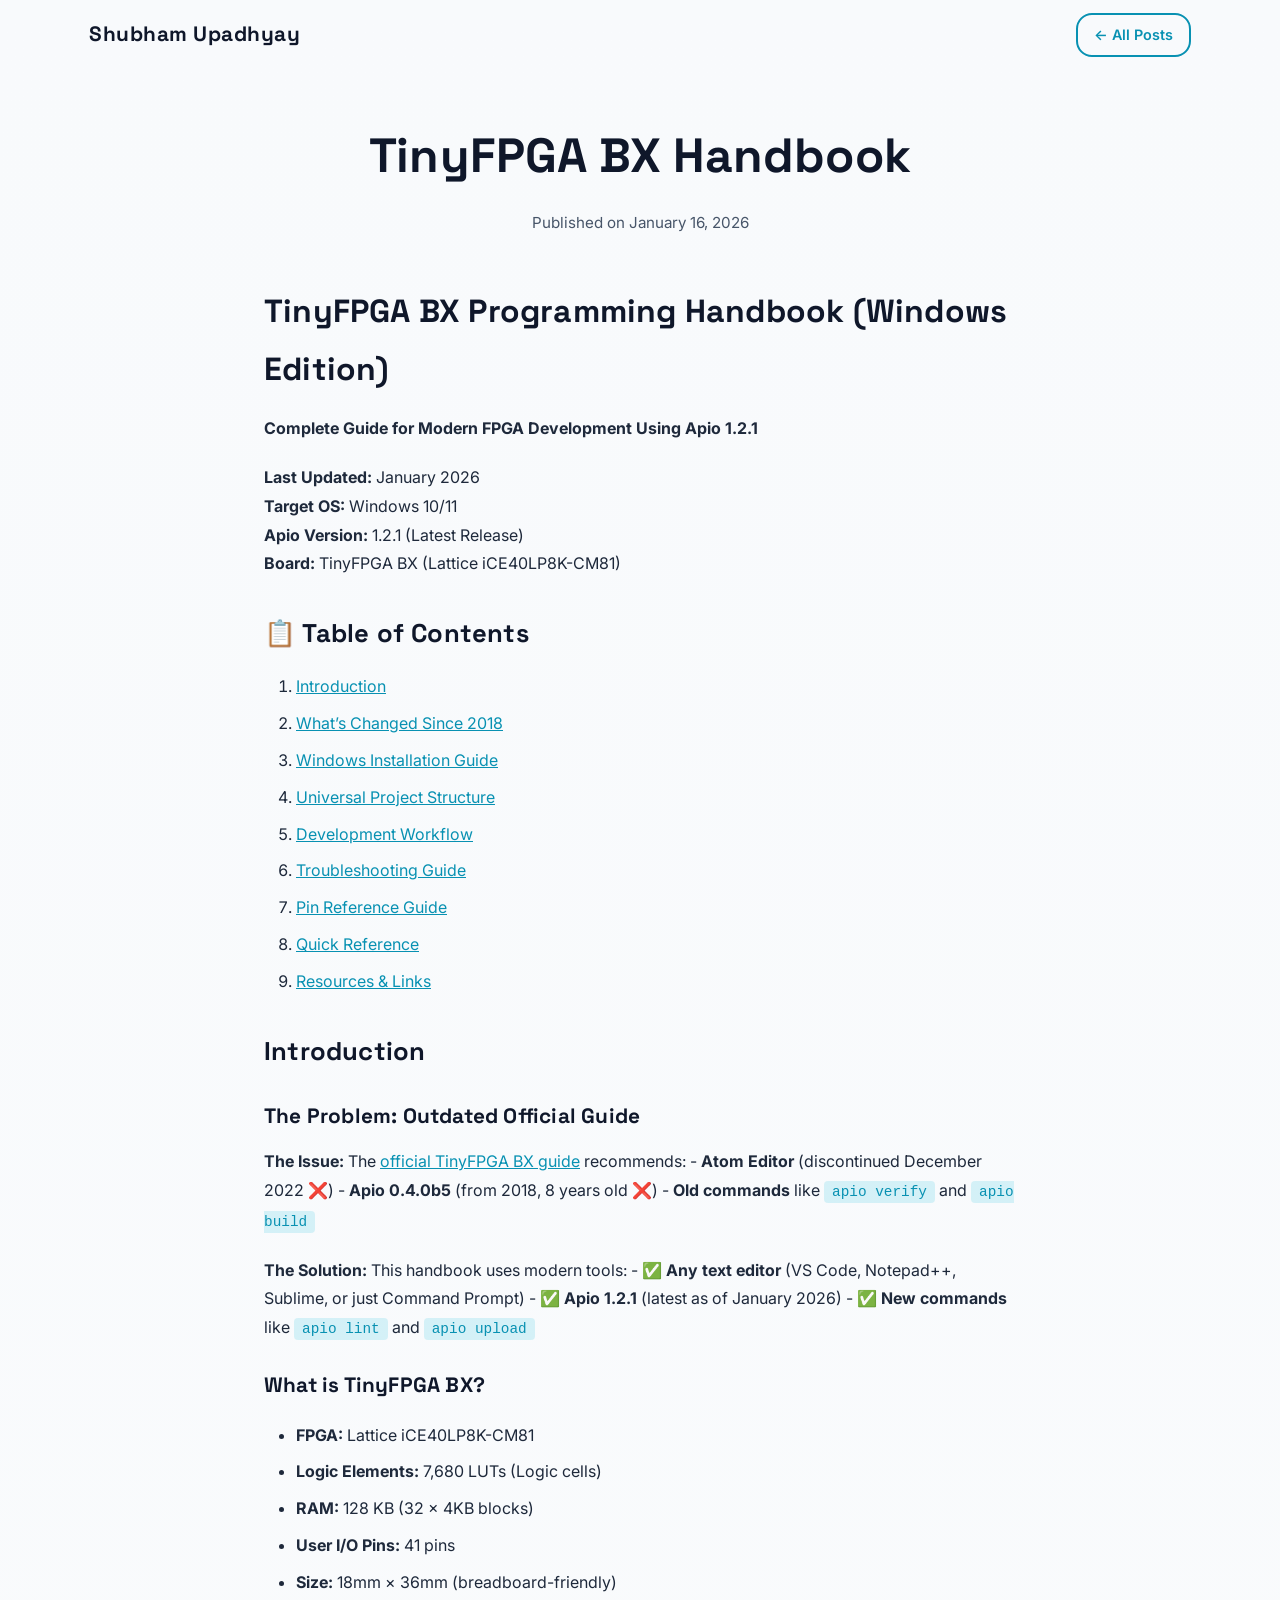
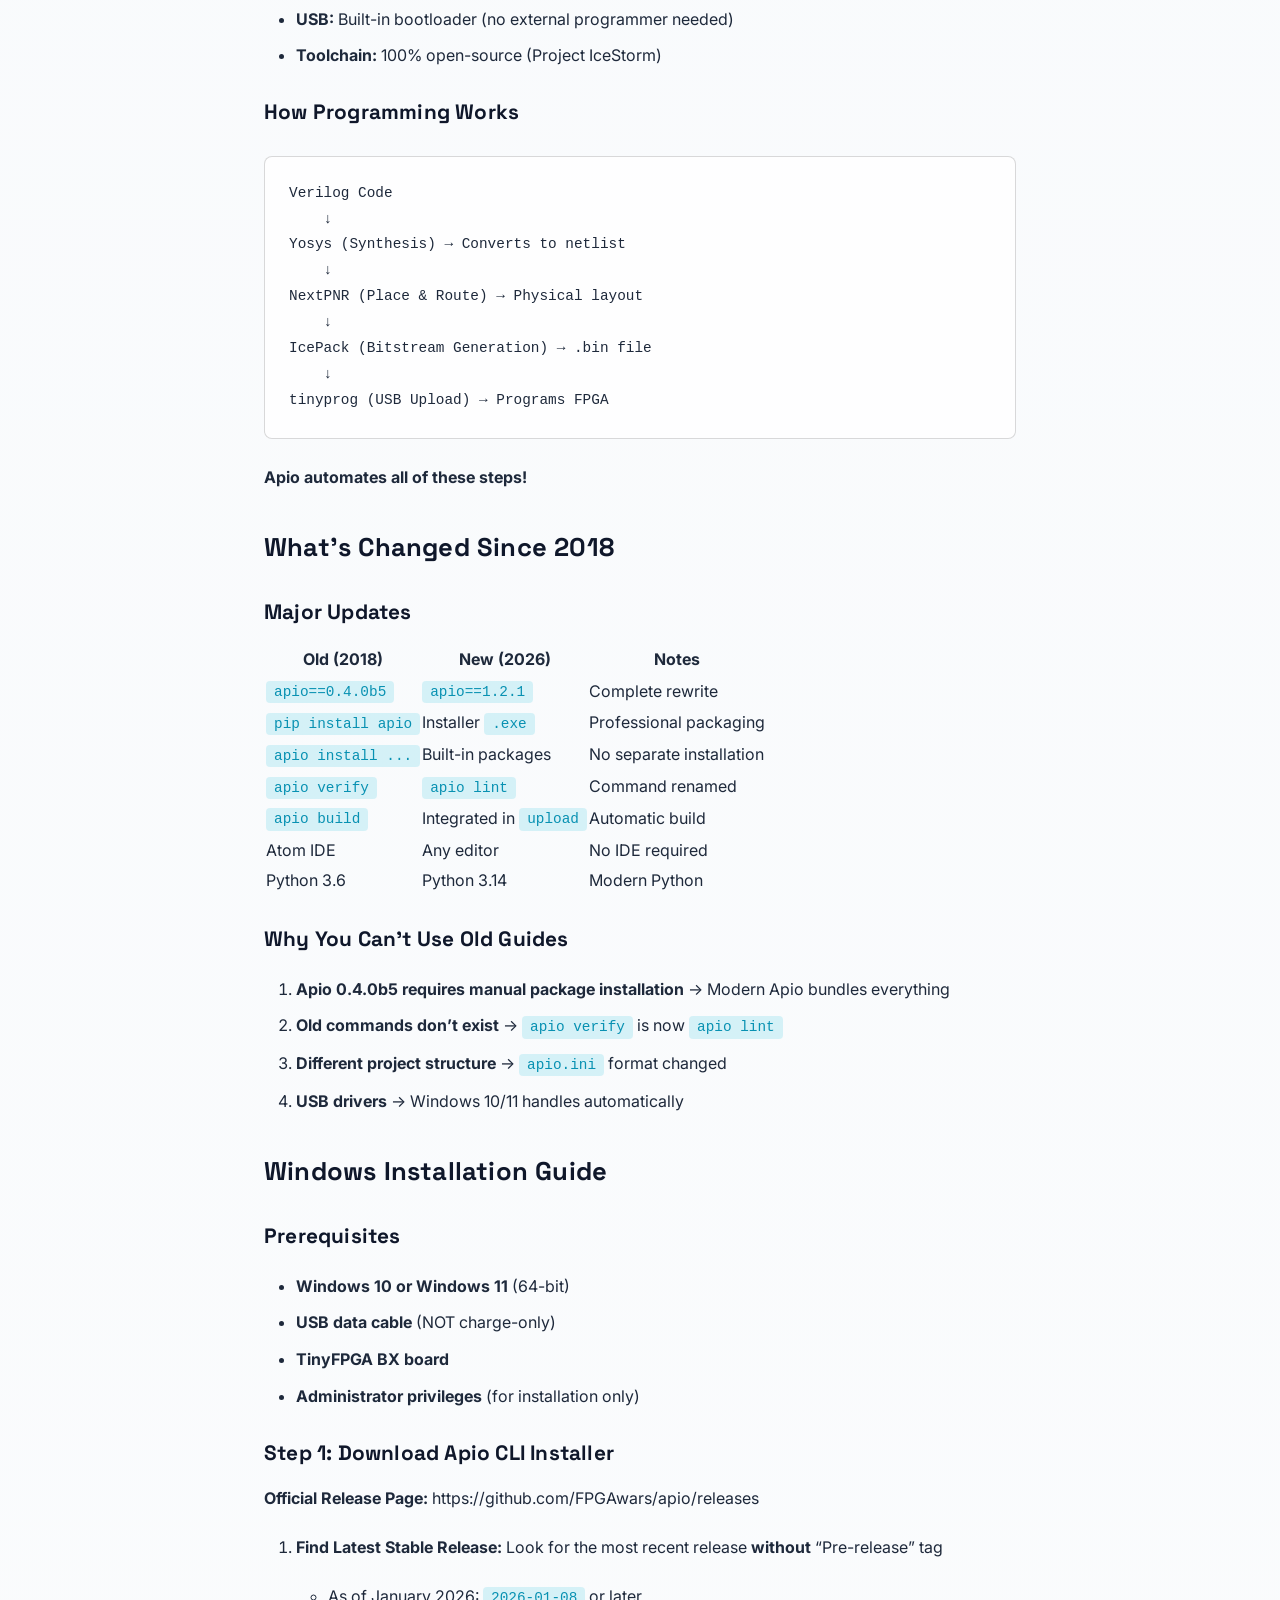
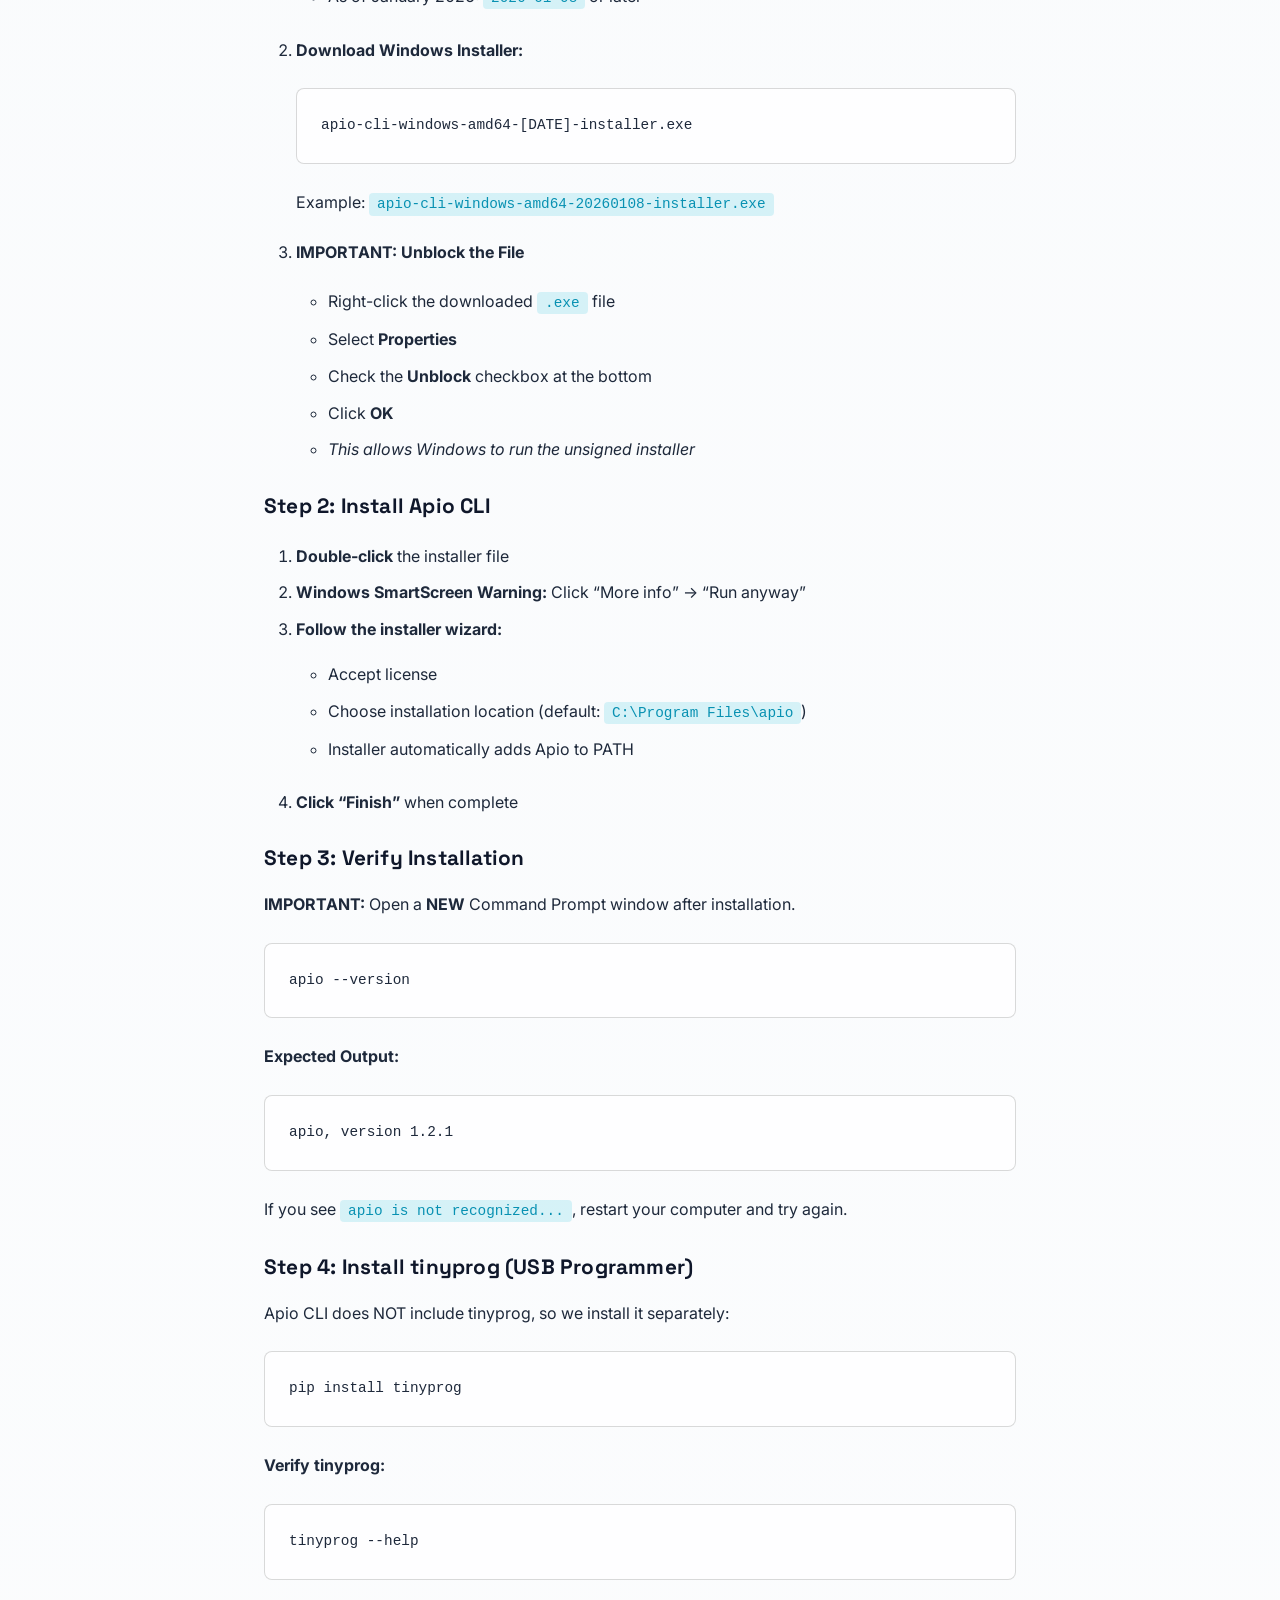
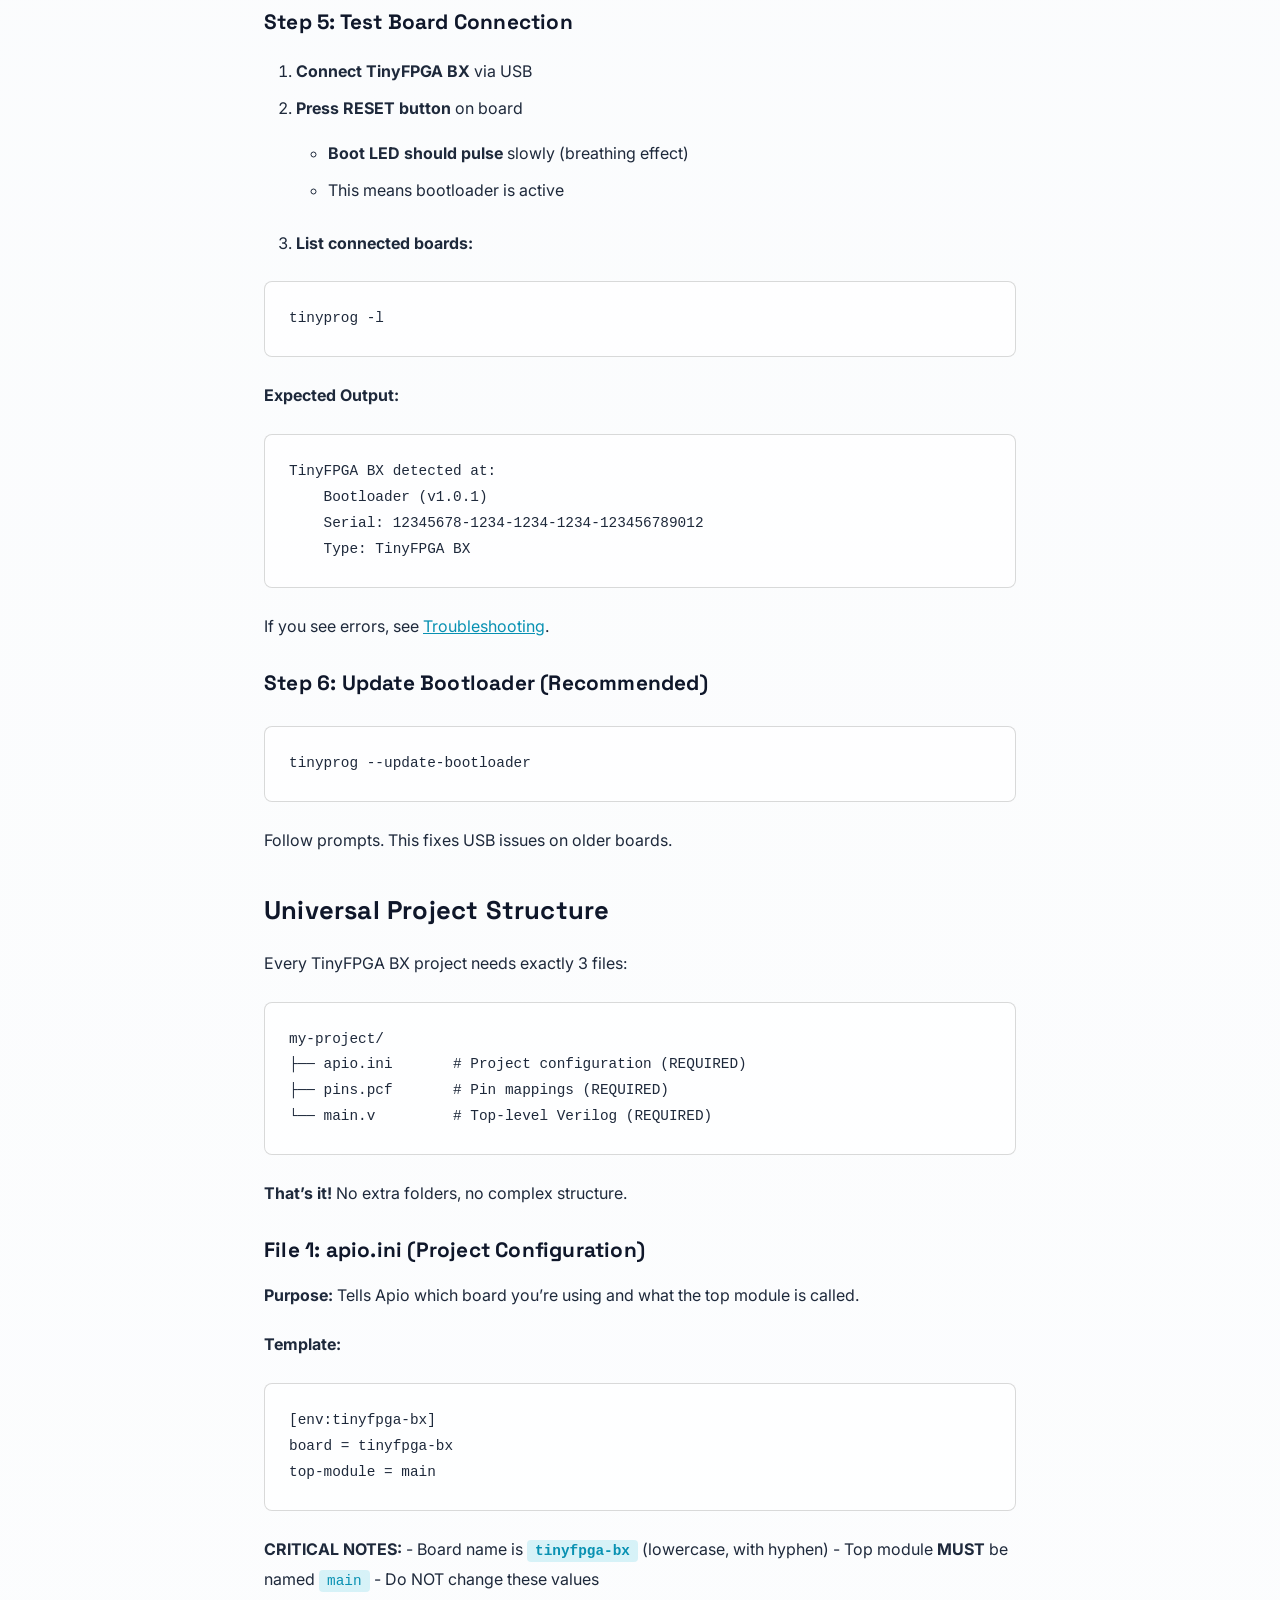
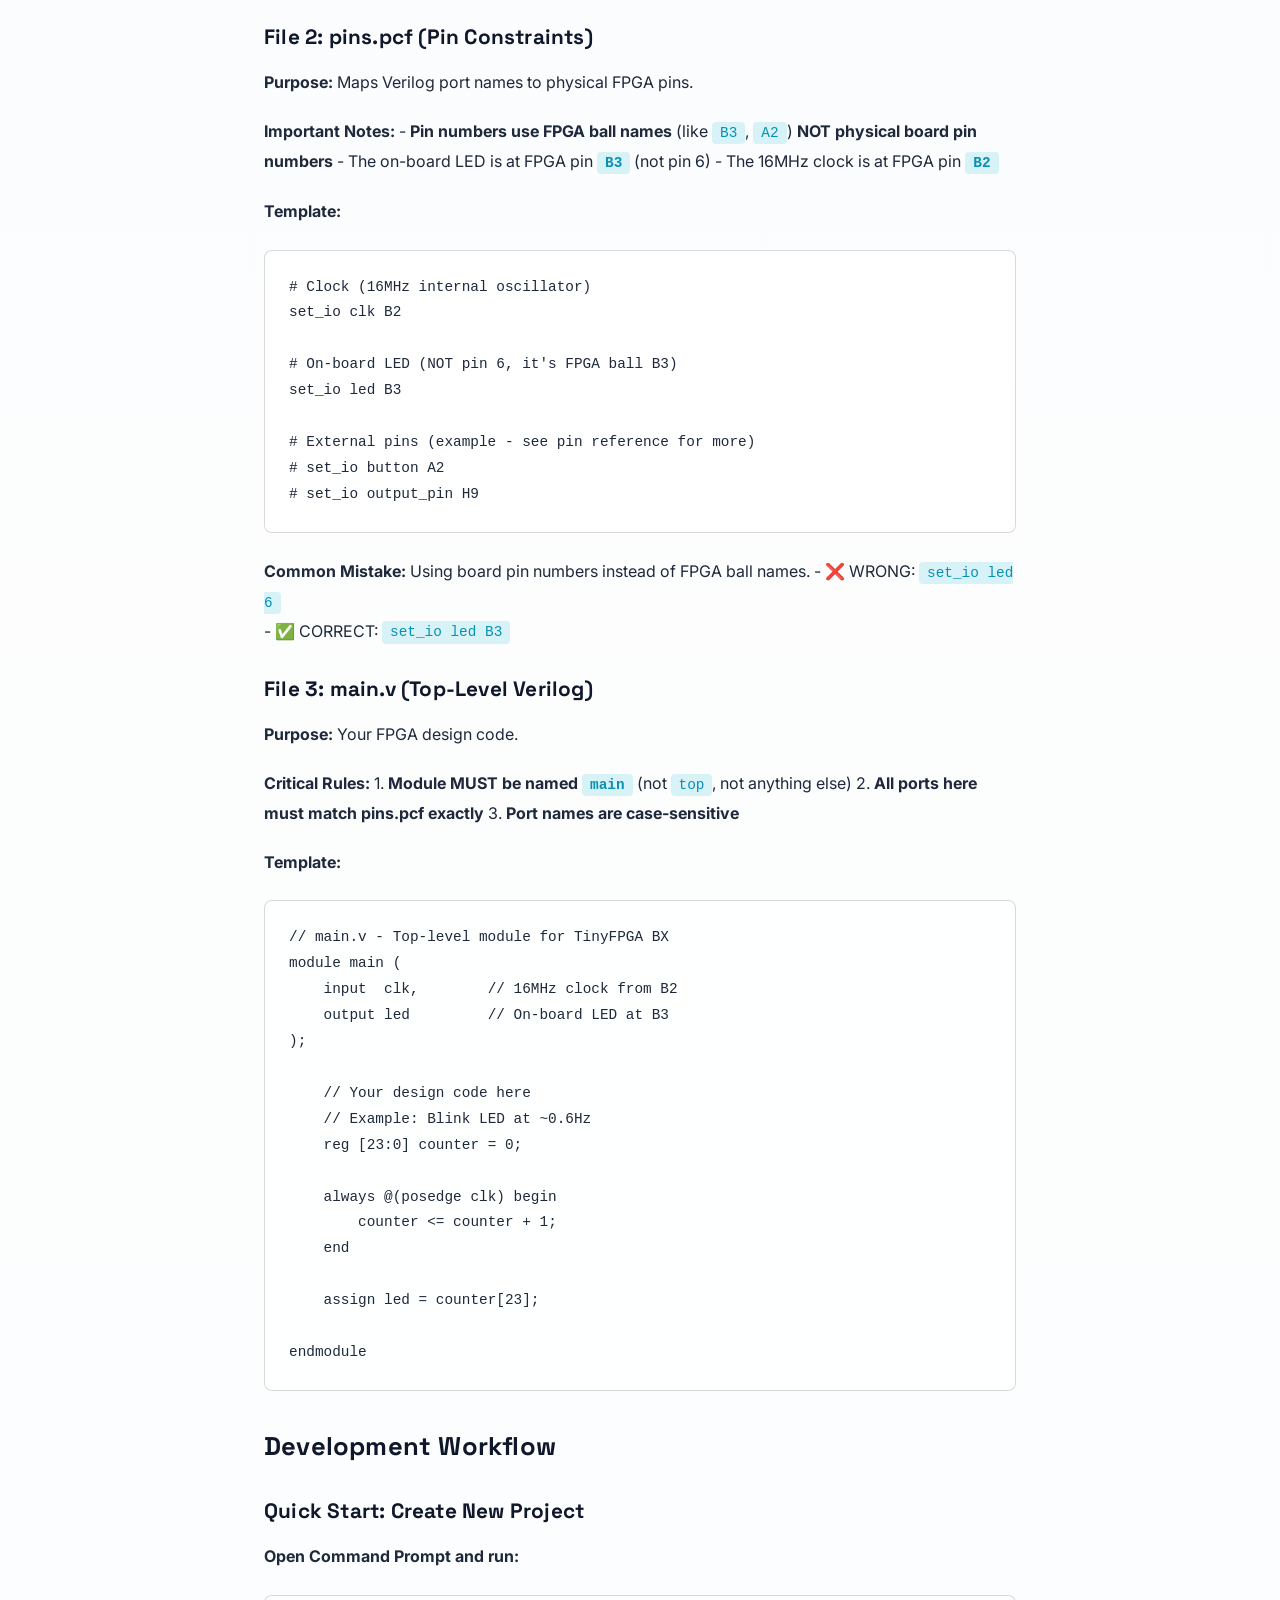
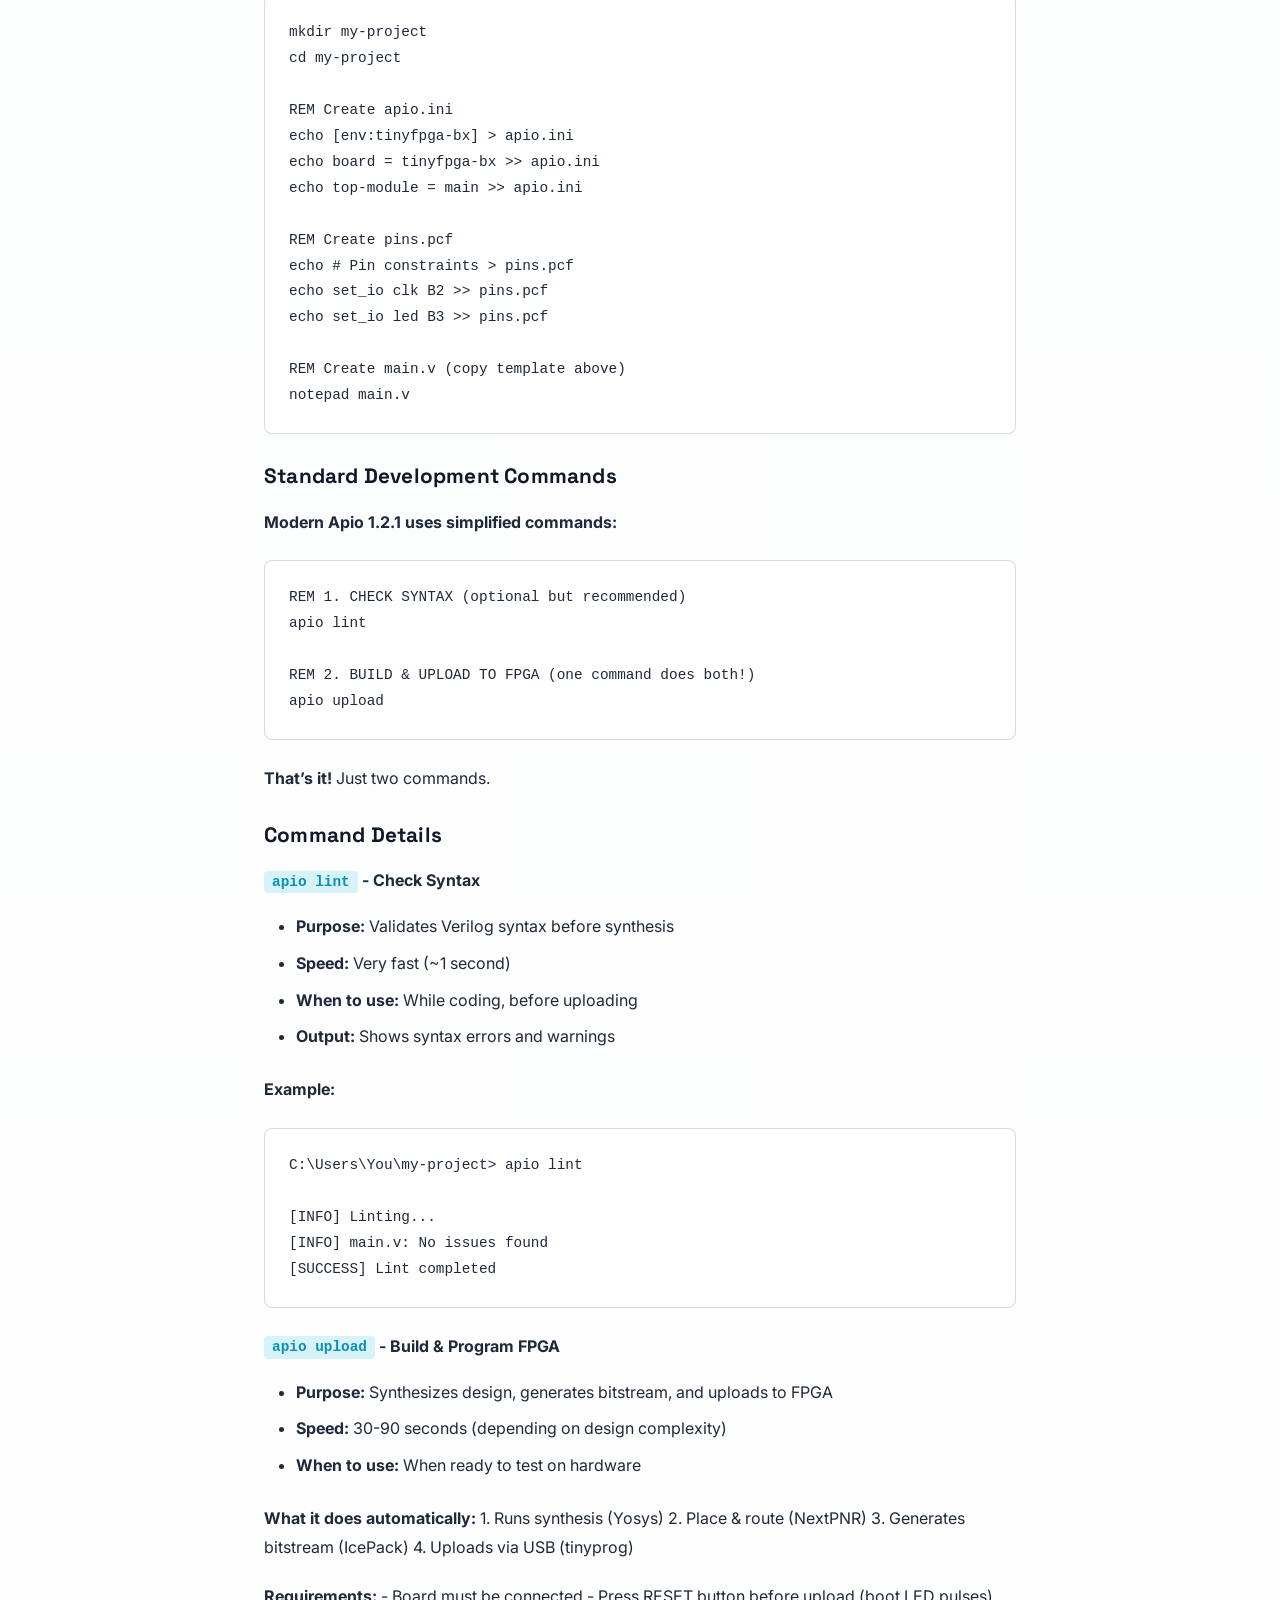
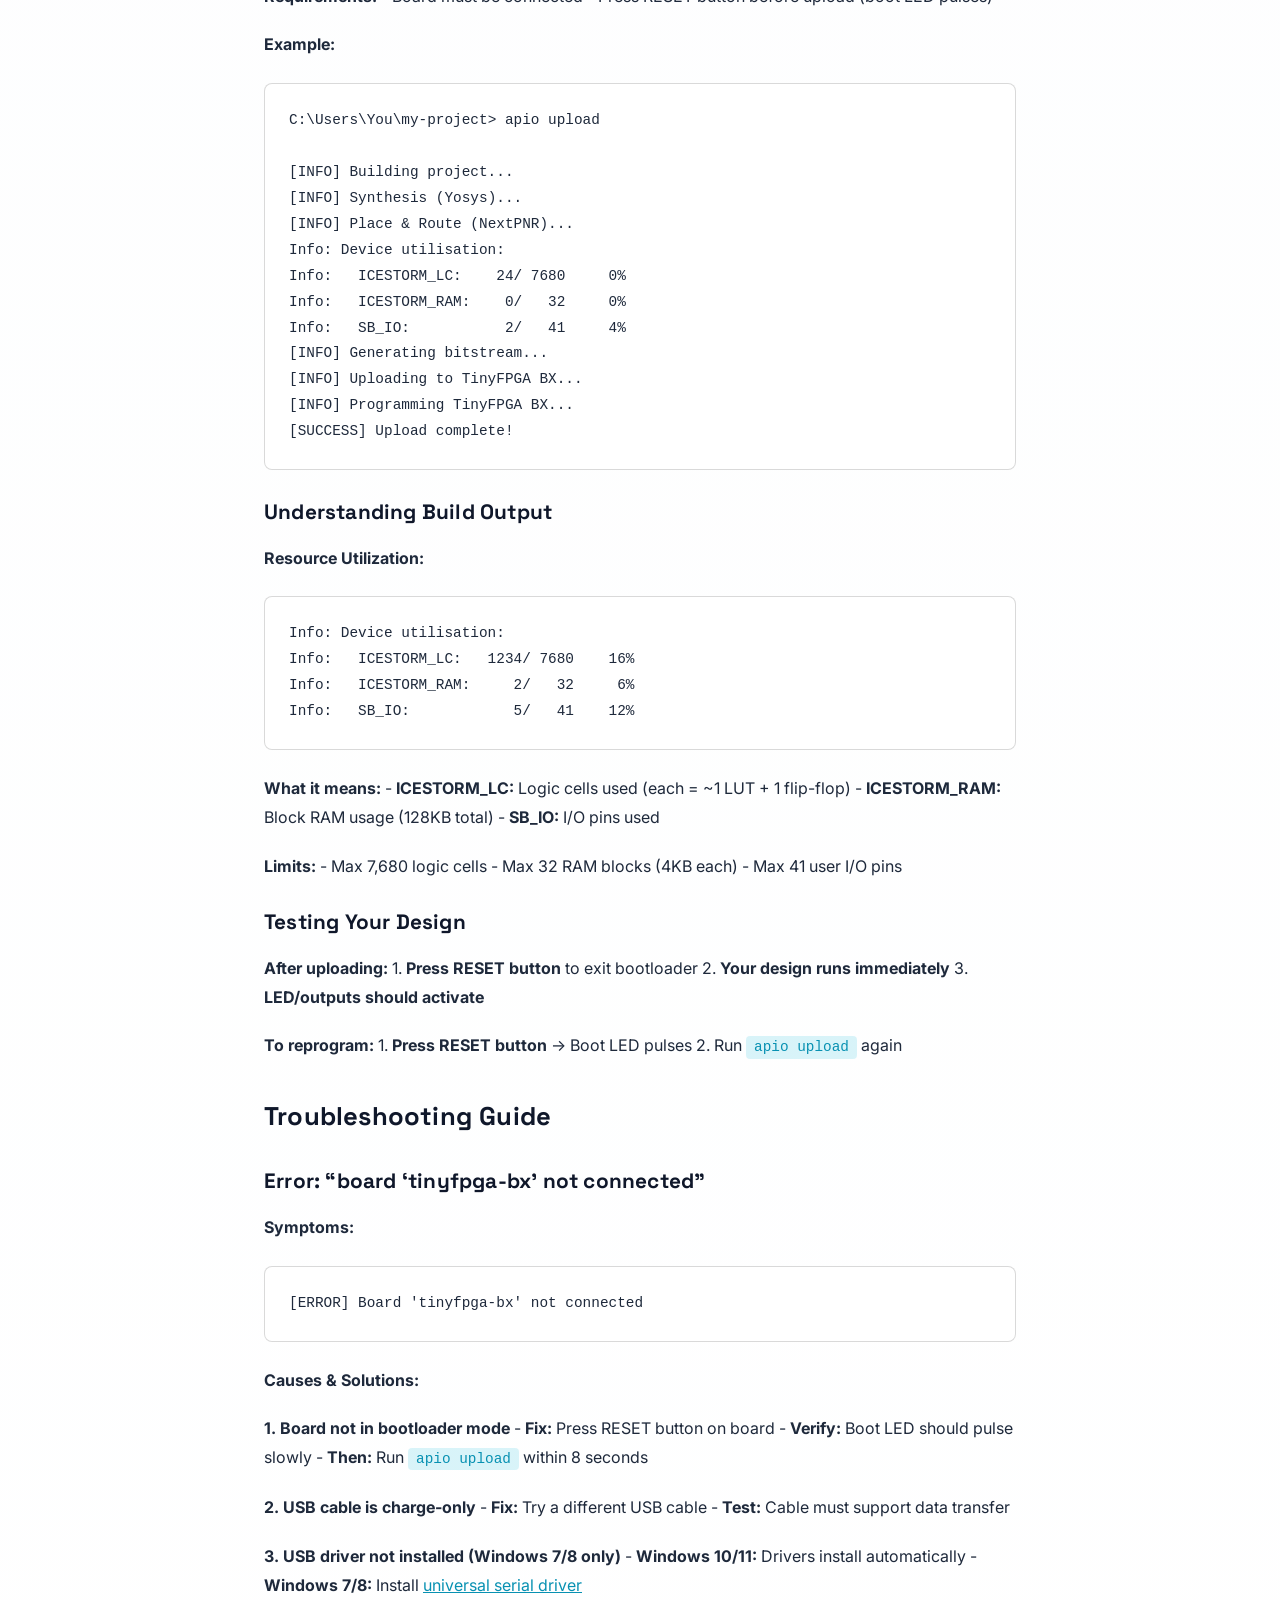
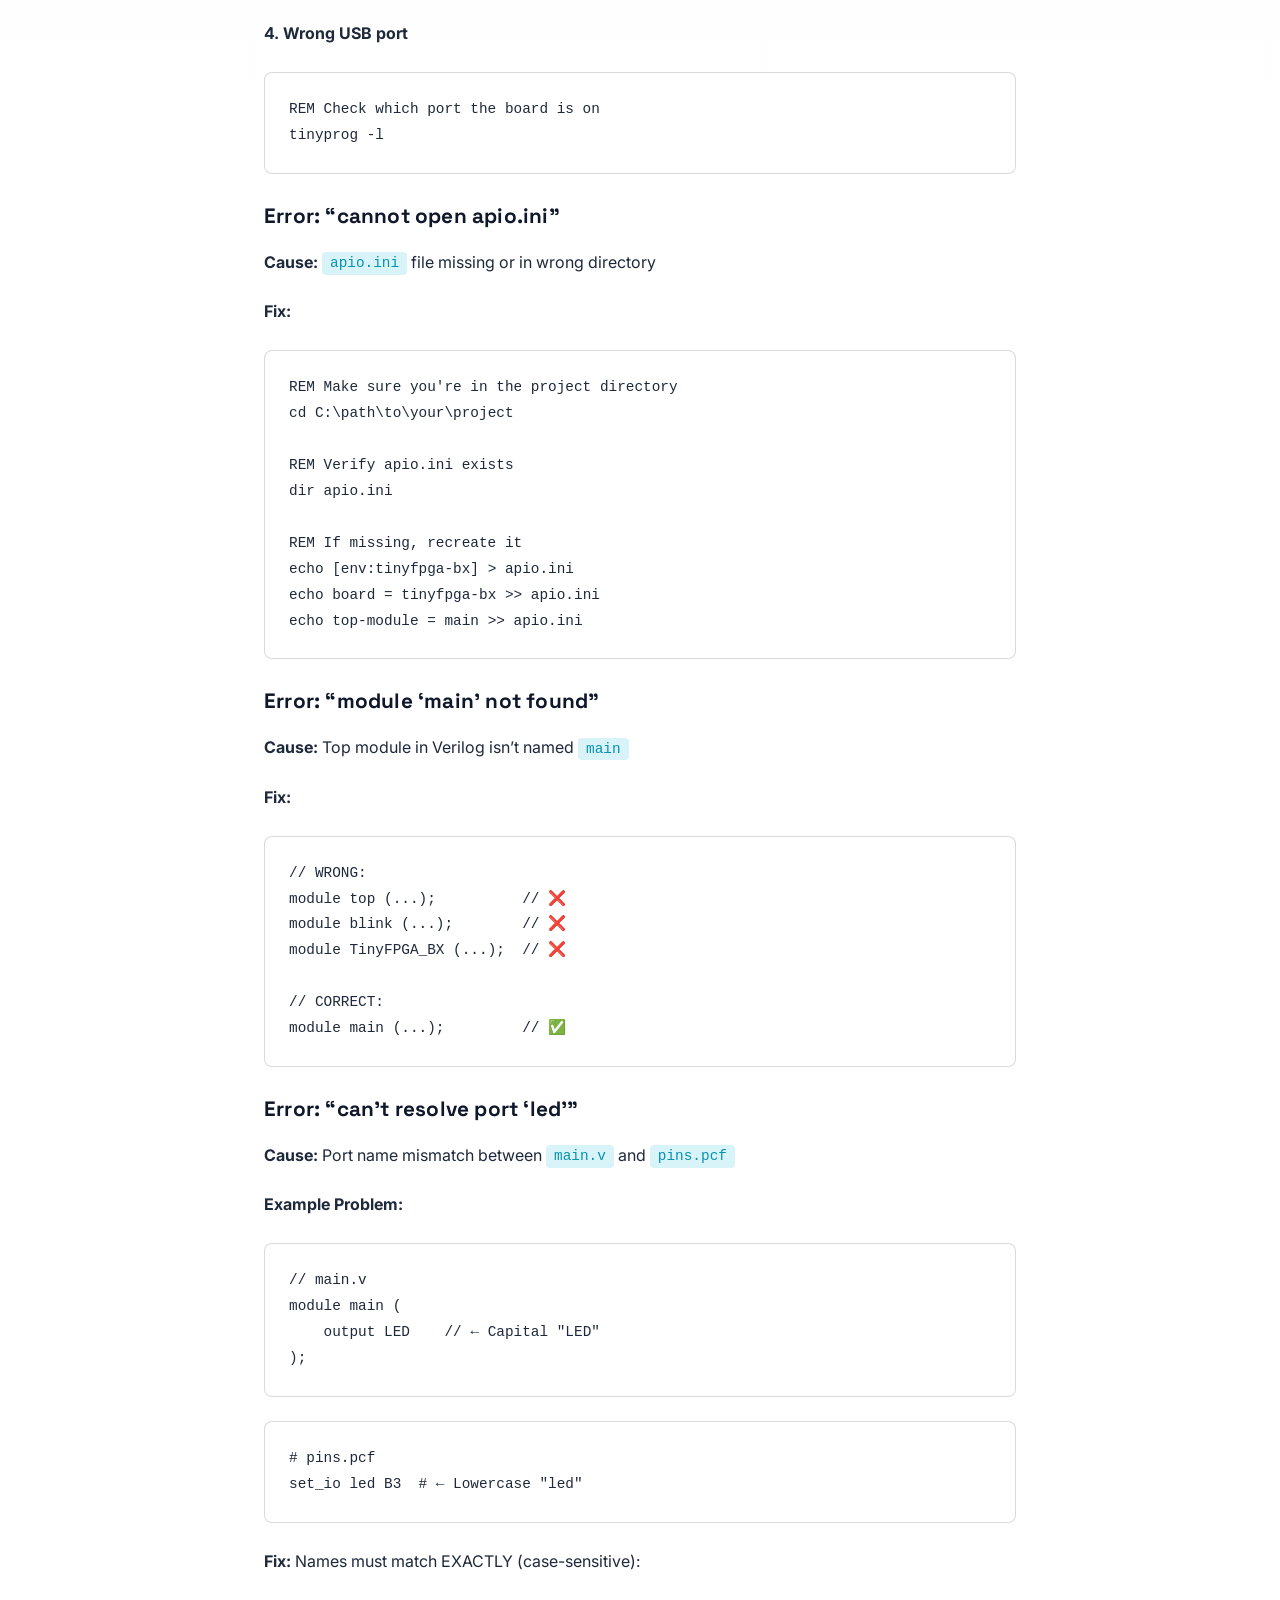
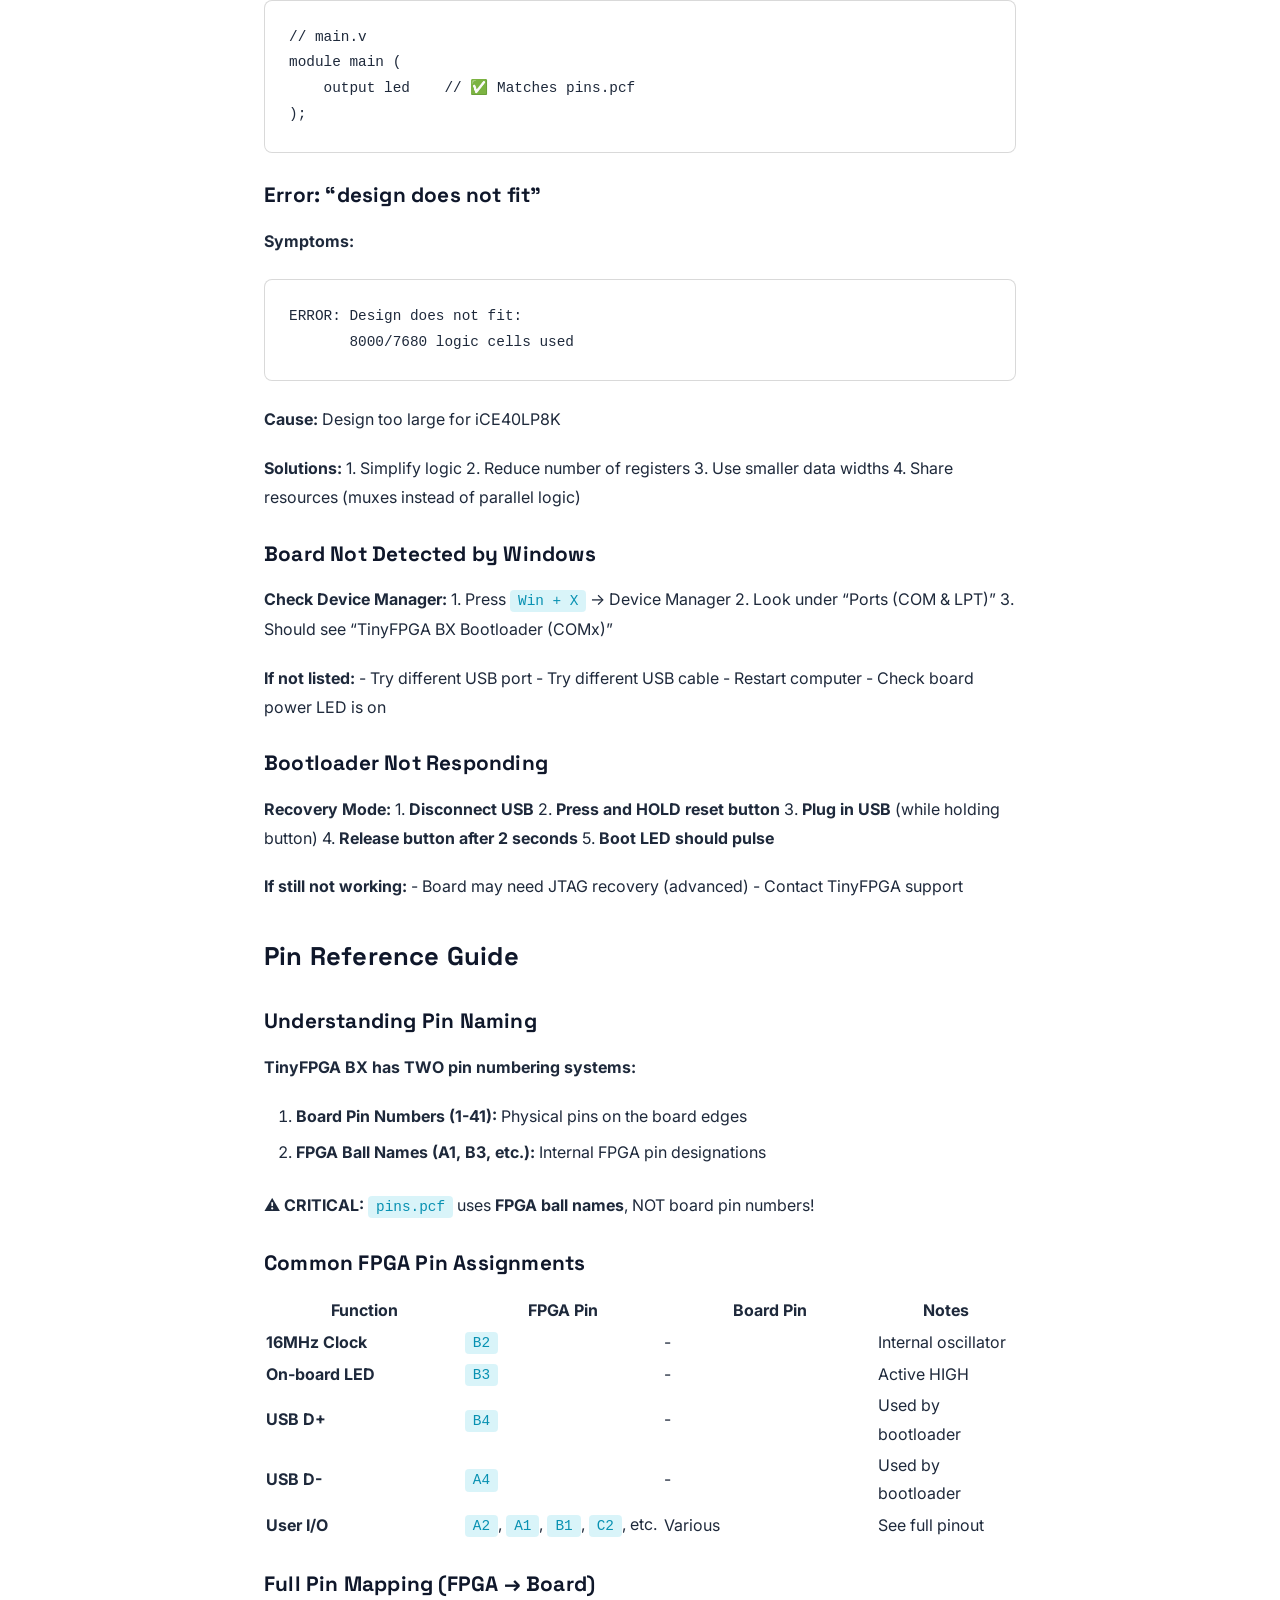
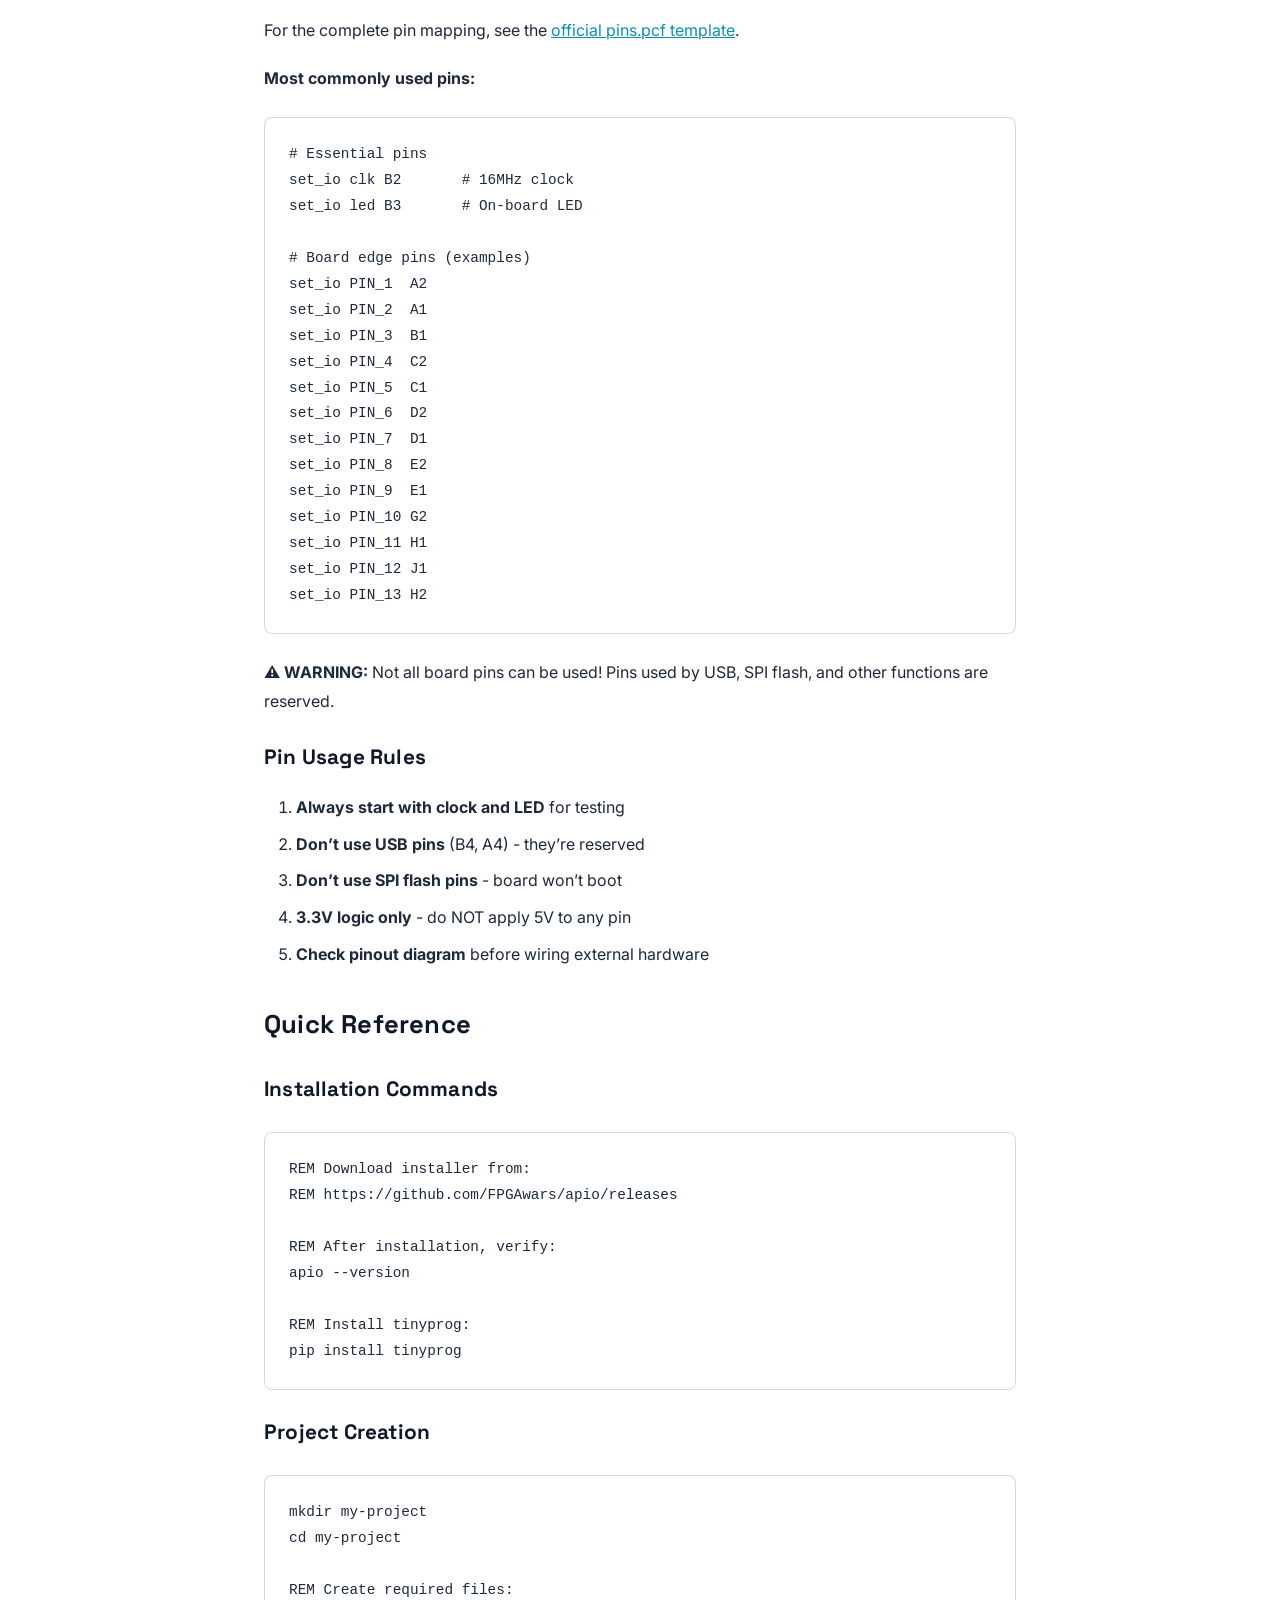
<file: blog/posts/fpgablog/assets/index.html>
<!DOCTYPE html>
<html lang="en">
<head>
<meta charset="UTF-8" />
<meta name="viewport" content="width=device-width, initial-scale=1.0"/>
<title>TinyFPGA BX Handbook | Shubham Upadhyay</title>

<meta name="description" content="TinyFPGA BX Handbook - VLSI Design Blog"/>
<meta property="og:title" content="TinyFPGA BX Handbook"/>
<meta property="og:type" content="article"/>

<link rel="preconnect" href="https://fonts.googleapis.com"/>
<link rel="preconnect" href="https://fonts.gstatic.com" crossorigin/>
<link href="https://fonts.googleapis.com/css2?family=Space+Grotesk:wght@400;500;600;700;800&family=Inter:wght@300;400;500;600;700&display=swap" rel="stylesheet"/>

<!-- Portfolio CSS (ABSOLUTE PATH) -->
<link rel="stylesheet" href="/css/style.css"/>

<!-- Blog-specific styles -->
<style>
  .blog-post {
    max-width: 800px;
    margin: 0 auto;
    padding: calc(var(--nav-h) + 3rem) 1.5rem 4rem;
  }

  .blog-header {
    margin-bottom: 3rem;
    text-align: center;
  }

  .blog-title {
    font-size: clamp(2rem, 5vw, 3rem);
    margin-bottom: 1rem;
    color: var(--heading);
  }

  .blog-meta {
    color: var(--muted);
    font-size: 0.95rem;
  }

  .blog-content {
    line-height: 1.8;
    color: var(--text);
  }

  .blog-content h1 {
    font-size: 2rem;
    margin: 2.5rem 0 1rem;
    color: var(--heading);
  }

  .blog-content h2 {
    font-size: 1.6rem;
    margin: 2rem 0 1rem;
    color: var(--heading);
  }

  .blog-content h3 {
    font-size: 1.3rem;
    margin: 1.5rem 0 0.75rem;
    color: var(--heading);
  }

  .blog-content p {
    margin-bottom: 1.25rem;
  }

  .blog-content ul, .blog-content ol {
    margin: 1rem 0 1.5rem 2rem;
  }

  .blog-content li {
    margin-bottom: 0.5rem;
  }

  .blog-content code {
    background: rgba(6,182,212,.15);
    padding: 0.2rem 0.5rem;
    border-radius: 4px;
    font-family: 'Courier New', monospace;
    font-size: 0.9em;
    color: var(--accent);
  }

  .blog-content pre {
    background: var(--card);
    border: 1px solid var(--border);
    border-radius: 8px;
    padding: 1.5rem;
    overflow-x: auto;
    margin: 1.5rem 0;
  }

  .blog-content pre code {
    background: none;
    padding: 0;
    color: var(--text);
  }

  .blog-content blockquote {
    border-left: 4px solid var(--accent);
    padding-left: 1.5rem;
    margin: 1.5rem 0;
    color: var(--muted);
    font-style: italic;
  }

  .blog-content img {
    max-width: 100%;
    height: auto;
    border-radius: 12px;
    margin: 2rem 0;
  }

  .blog-content a {
    color: var(--accent);
    text-decoration: underline;
  }

  .back-button {
    display: inline-block;
    margin-top: 3rem;
    padding: 0.75rem 1.5rem;
    background: var(--card);
    border: 1px solid var(--border);
    border-radius: var(--radius-md);
    color: var(--heading);
    text-decoration: none;
    transition: all var(--dur) var(--easing);
  }

  .back-button:hover {
    background: rgba(6,182,212,.1);
    transform: translateX(-3px);
  }
</style>
</head>

<body>
  <!-- Navigation -->
  <nav aria-label="Primary" class="nav-wrap">
    <div class="nav-container">
      <div class="nav-brand">
        <a href="/index.html" style="color: var(--heading); text-decoration: none;">Shubham Upadhyay</a>
      </div>
      <div class="nav-controls">
        <a href="/blog/" class="btn outline" style="font-size: 0.9rem; padding: 0.5rem 1rem;">← All Posts</a>
      </div>
    </div>
  </nav>

  <!-- Blog Post -->
  <main class="blog-post">
    <header class="blog-header">
      <h1 class="blog-title">TinyFPGA BX Handbook</h1>
      <p class="blog-meta">Published on January 16, 2026</p>
    </header>

    <article class="blog-content">
<h1 id="tinyfpga-bx-programming-handbook-windows-edition">TinyFPGA BX
Programming Handbook (Windows Edition)</h1>
<p><strong>Complete Guide for Modern FPGA Development Using Apio
1.2.1</strong></p>
<p><strong>Last Updated:</strong> January 2026<br />
<strong>Target OS:</strong> Windows 10/11<br />
<strong>Apio Version:</strong> 1.2.1 (Latest Release)<br />
<strong>Board:</strong> TinyFPGA BX (Lattice iCE40LP8K-CM81)</p>
<h2 id="table-of-contents">📋 Table of Contents</h2>
<ol type="1">
<li><a href="#introduction">Introduction</a></li>
<li><a href="#whats-changed-since-2018">What’s Changed Since
2018</a></li>
<li><a href="#windows-installation-guide">Windows Installation
Guide</a></li>
<li><a href="#universal-project-structure">Universal Project
Structure</a></li>
<li><a href="#development-workflow">Development Workflow</a></li>
<li><a href="#troubleshooting-guide">Troubleshooting Guide</a></li>
<li><a href="#pin-reference-guide">Pin Reference Guide</a></li>
<li><a href="#quick-reference">Quick Reference</a></li>
<li><a href="#resources--links">Resources &amp; Links</a></li>
</ol>
<h2 id="introduction">Introduction</h2>
<h3 id="the-problem-outdated-official-guide">The Problem: Outdated
Official Guide</h3>
<p><strong>The Issue:</strong> The <a
href="https://tinyfpga.com/bx/guide.html">official TinyFPGA BX guide</a>
recommends: - <strong>Atom Editor</strong> (discontinued December 2022
❌) - <strong>Apio 0.4.0b5</strong> (from 2018, 8 years old ❌) -
<strong>Old commands</strong> like <code>apio verify</code> and
<code>apio build</code></p>
<p><strong>The Solution:</strong> This handbook uses modern tools: - ✅
<strong>Any text editor</strong> (VS Code, Notepad++, Sublime, or just
Command Prompt) - ✅ <strong>Apio 1.2.1</strong> (latest as of January
2026) - ✅ <strong>New commands</strong> like <code>apio lint</code> and
<code>apio upload</code></p>
<h3 id="what-is-tinyfpga-bx">What is TinyFPGA BX?</h3>
<ul>
<li><strong>FPGA:</strong> Lattice iCE40LP8K-CM81<br />
</li>
<li><strong>Logic Elements:</strong> 7,680 LUTs (Logic cells)<br />
</li>
<li><strong>RAM:</strong> 128 KB (32 × 4KB blocks)<br />
</li>
<li><strong>User I/O Pins:</strong> 41 pins<br />
</li>
<li><strong>Size:</strong> 18mm × 36mm (breadboard-friendly)<br />
</li>
<li><strong>USB:</strong> Built-in bootloader (no external programmer
needed)<br />
</li>
<li><strong>Toolchain:</strong> 100% open-source (Project IceStorm)</li>
</ul>
<h3 id="how-programming-works">How Programming Works</h3>
<pre><code>Verilog Code
    ↓
Yosys (Synthesis) → Converts to netlist
    ↓
NextPNR (Place &amp; Route) → Physical layout
    ↓
IcePack (Bitstream Generation) → .bin file
    ↓
tinyprog (USB Upload) → Programs FPGA</code></pre>
<p><strong>Apio automates all of these steps!</strong></p>
<h2 id="whats-changed-since-2018">What’s Changed Since 2018</h2>
<h3 id="major-updates">Major Updates</h3>
<table>
<thead>
<tr>
<th>Old (2018)</th>
<th>New (2026)</th>
<th>Notes</th>
</tr>
</thead>
<tbody>
<tr>
<td><code>apio==0.4.0b5</code></td>
<td><code>apio==1.2.1</code></td>
<td>Complete rewrite</td>
</tr>
<tr>
<td><code>pip install apio</code></td>
<td>Installer <code>.exe</code></td>
<td>Professional packaging</td>
</tr>
<tr>
<td><code>apio install ...</code></td>
<td>Built-in packages</td>
<td>No separate installation</td>
</tr>
<tr>
<td><code>apio verify</code></td>
<td><code>apio lint</code></td>
<td>Command renamed</td>
</tr>
<tr>
<td><code>apio build</code></td>
<td>Integrated in <code>upload</code></td>
<td>Automatic build</td>
</tr>
<tr>
<td>Atom IDE</td>
<td>Any editor</td>
<td>No IDE required</td>
</tr>
<tr>
<td>Python 3.6</td>
<td>Python 3.14</td>
<td>Modern Python</td>
</tr>
</tbody>
</table>
<h3 id="why-you-cant-use-old-guides">Why You Can’t Use Old Guides</h3>
<ol type="1">
<li><strong>Apio 0.4.0b5 requires manual package installation</strong> →
Modern Apio bundles everything</li>
<li><strong>Old commands don’t exist</strong> → <code>apio verify</code>
is now <code>apio lint</code></li>
<li><strong>Different project structure</strong> → <code>apio.ini</code>
format changed</li>
<li><strong>USB drivers</strong> → Windows 10/11 handles
automatically</li>
</ol>
<h2 id="windows-installation-guide">Windows Installation Guide</h2>
<h3 id="prerequisites">Prerequisites</h3>
<ul>
<li><strong>Windows 10 or Windows 11</strong> (64-bit)</li>
<li><strong>USB data cable</strong> (NOT charge-only)</li>
<li><strong>TinyFPGA BX board</strong></li>
<li><strong>Administrator privileges</strong> (for installation
only)</li>
</ul>
<h3 id="step-1-download-apio-cli-installer">Step 1: Download Apio CLI
Installer</h3>
<p><strong>Official Release Page:</strong>
https://github.com/FPGAwars/apio/releases</p>
<ol type="1">
<li><p><strong>Find Latest Stable Release:</strong> Look for the most
recent release <strong>without</strong> “Pre-release” tag</p>
<ul>
<li>As of January 2026: <code>2026-01-08</code> or later</li>
</ul></li>
<li><p><strong>Download Windows Installer:</strong></p>
<pre><code>apio-cli-windows-amd64-[DATE]-installer.exe</code></pre>
<p>Example:
<code>apio-cli-windows-amd64-20260108-installer.exe</code></p></li>
<li><p><strong>IMPORTANT: Unblock the File</strong></p>
<ul>
<li>Right-click the downloaded <code>.exe</code> file</li>
<li>Select <strong>Properties</strong></li>
<li>Check the <strong>Unblock</strong> checkbox at the bottom</li>
<li>Click <strong>OK</strong></li>
<li><em>This allows Windows to run the unsigned installer</em></li>
</ul></li>
</ol>
<h3 id="step-2-install-apio-cli">Step 2: Install Apio CLI</h3>
<ol type="1">
<li><strong>Double-click</strong> the installer file</li>
<li><strong>Windows SmartScreen Warning:</strong> Click “More info” →
“Run anyway”</li>
<li><strong>Follow the installer wizard:</strong>
<ul>
<li>Accept license</li>
<li>Choose installation location (default:
<code>C:\Program Files\apio</code>)</li>
<li>Installer automatically adds Apio to PATH</li>
</ul></li>
<li><strong>Click “Finish”</strong> when complete</li>
</ol>
<h3 id="step-3-verify-installation">Step 3: Verify Installation</h3>
<p><strong>IMPORTANT:</strong> Open a <strong>NEW</strong> Command
Prompt window after installation.</p>
<div class="sourceCode" id="cb3"><pre
class="sourceCode cmd"><code class="sourceCode dosbat"><span id="cb3-1"><a href="#cb3-1" aria-hidden="true" tabindex="-1"></a>apio -<span class="at">-version</span></span></code></pre></div>
<p><strong>Expected Output:</strong></p>
<pre><code>apio, version 1.2.1</code></pre>
<p>If you see <code>apio is not recognized...</code>, restart your
computer and try again.</p>
<h3 id="step-4-install-tinyprog-usb-programmer">Step 4: Install tinyprog
(USB Programmer)</h3>
<p>Apio CLI does NOT include tinyprog, so we install it separately:</p>
<div class="sourceCode" id="cb5"><pre
class="sourceCode cmd"><code class="sourceCode dosbat"><span id="cb5-1"><a href="#cb5-1" aria-hidden="true" tabindex="-1"></a>pip install tinyprog</span></code></pre></div>
<p><strong>Verify tinyprog:</strong></p>
<div class="sourceCode" id="cb6"><pre
class="sourceCode cmd"><code class="sourceCode dosbat"><span id="cb6-1"><a href="#cb6-1" aria-hidden="true" tabindex="-1"></a>tinyprog -<span class="at">-help</span></span></code></pre></div>
<h3 id="step-5-test-board-connection">Step 5: Test Board Connection</h3>
<ol type="1">
<li><strong>Connect TinyFPGA BX</strong> via USB</li>
<li><strong>Press RESET button</strong> on board
<ul>
<li><strong>Boot LED should pulse</strong> slowly (breathing
effect)</li>
<li>This means bootloader is active</li>
</ul></li>
<li><strong>List connected boards:</strong></li>
</ol>
<div class="sourceCode" id="cb7"><pre
class="sourceCode cmd"><code class="sourceCode dosbat"><span id="cb7-1"><a href="#cb7-1" aria-hidden="true" tabindex="-1"></a>tinyprog <span class="at">-l</span></span></code></pre></div>
<p><strong>Expected Output:</strong></p>
<pre><code>TinyFPGA BX detected at:
    Bootloader (v1.0.1)
    Serial: 12345678-1234-1234-1234-123456789012
    Type: TinyFPGA BX</code></pre>
<p>If you see errors, see <a
href="#troubleshooting-guide">Troubleshooting</a>.</p>
<h3 id="step-6-update-bootloader-recommended">Step 6: Update Bootloader
(Recommended)</h3>
<div class="sourceCode" id="cb9"><pre
class="sourceCode cmd"><code class="sourceCode dosbat"><span id="cb9-1"><a href="#cb9-1" aria-hidden="true" tabindex="-1"></a>tinyprog -<span class="at">-update-bootloader</span></span></code></pre></div>
<p>Follow prompts. This fixes USB issues on older boards.</p>
<h2 id="universal-project-structure">Universal Project Structure</h2>
<p>Every TinyFPGA BX project needs exactly 3 files:</p>
<pre><code>my-project/
├── apio.ini       # Project configuration (REQUIRED)
├── pins.pcf       # Pin mappings (REQUIRED)
└── main.v         # Top-level Verilog (REQUIRED)</code></pre>
<p><strong>That’s it!</strong> No extra folders, no complex
structure.</p>
<h3 id="file-1-apio.ini-project-configuration">File 1: apio.ini (Project
Configuration)</h3>
<p><strong>Purpose:</strong> Tells Apio which board you’re using and
what the top module is called.</p>
<p><strong>Template:</strong></p>
<div class="sourceCode" id="cb11"><pre
class="sourceCode ini"><code class="sourceCode ini"><span id="cb11-1"><a href="#cb11-1" aria-hidden="true" tabindex="-1"></a><span class="kw">[env:tinyfpga-bx]</span></span>
<span id="cb11-2"><a href="#cb11-2" aria-hidden="true" tabindex="-1"></a><span class="dt">board </span><span class="ot">=</span><span class="st"> tinyfpga-bx</span></span>
<span id="cb11-3"><a href="#cb11-3" aria-hidden="true" tabindex="-1"></a><span class="dt">top-module </span><span class="ot">=</span><span class="st"> main</span></span></code></pre></div>
<p><strong>CRITICAL NOTES:</strong> - Board name is
<strong><code>tinyfpga-bx</code></strong> (lowercase, with hyphen) - Top
module <strong>MUST</strong> be named <code>main</code> - Do NOT change
these values</p>
<h3 id="file-2-pins.pcf-pin-constraints">File 2: pins.pcf (Pin
Constraints)</h3>
<p><strong>Purpose:</strong> Maps Verilog port names to physical FPGA
pins.</p>
<p><strong>Important Notes:</strong> - <strong>Pin numbers use FPGA ball
names</strong> (like <code>B3</code>, <code>A2</code>) <strong>NOT
physical board pin numbers</strong> - The on-board LED is at FPGA pin
<strong><code>B3</code></strong> (not pin 6) - The 16MHz clock is at
FPGA pin <strong><code>B2</code></strong></p>
<p><strong>Template:</strong></p>
<pre class="pcf"><code># Clock (16MHz internal oscillator)
set_io clk B2

# On-board LED (NOT pin 6, it&#39;s FPGA ball B3)
set_io led B3

# External pins (example - see pin reference for more)
# set_io button A2
# set_io output_pin H9</code></pre>
<p><strong>Common Mistake:</strong> Using board pin numbers instead of
FPGA ball names. - ❌ WRONG: <code>set_io led 6</code><br />
- ✅ CORRECT: <code>set_io led B3</code></p>
<h3 id="file-3-main.v-top-level-verilog">File 3: main.v (Top-Level
Verilog)</h3>
<p><strong>Purpose:</strong> Your FPGA design code.</p>
<p><strong>Critical Rules:</strong> 1. <strong>Module MUST be named
<code>main</code></strong> (not <code>top</code>, not anything else) 2.
<strong>All ports here must match pins.pcf exactly</strong> 3.
<strong>Port names are case-sensitive</strong></p>
<p><strong>Template:</strong></p>
<div class="sourceCode" id="cb13"><pre
class="sourceCode verilog"><code class="sourceCode verilog"><span id="cb13-1"><a href="#cb13-1" aria-hidden="true" tabindex="-1"></a><span class="co">// main.v - Top-level module for TinyFPGA BX</span></span>
<span id="cb13-2"><a href="#cb13-2" aria-hidden="true" tabindex="-1"></a><span class="kw">module</span> main <span class="op">(</span></span>
<span id="cb13-3"><a href="#cb13-3" aria-hidden="true" tabindex="-1"></a>    <span class="dt">input</span>  clk<span class="op">,</span>        <span class="co">// 16MHz clock from B2</span></span>
<span id="cb13-4"><a href="#cb13-4" aria-hidden="true" tabindex="-1"></a>    <span class="dt">output</span> led         <span class="co">// On-board LED at B3</span></span>
<span id="cb13-5"><a href="#cb13-5" aria-hidden="true" tabindex="-1"></a><span class="op">);</span></span>
<span id="cb13-6"><a href="#cb13-6" aria-hidden="true" tabindex="-1"></a></span>
<span id="cb13-7"><a href="#cb13-7" aria-hidden="true" tabindex="-1"></a>    <span class="co">// Your design code here</span></span>
<span id="cb13-8"><a href="#cb13-8" aria-hidden="true" tabindex="-1"></a>    <span class="co">// Example: Blink LED at ~0.6Hz</span></span>
<span id="cb13-9"><a href="#cb13-9" aria-hidden="true" tabindex="-1"></a>    <span class="dt">reg</span> <span class="op">[</span><span class="dv">23</span><span class="op">:</span><span class="dv">0</span><span class="op">]</span> counter <span class="op">=</span> <span class="dv">0</span><span class="op">;</span></span>
<span id="cb13-10"><a href="#cb13-10" aria-hidden="true" tabindex="-1"></a>    </span>
<span id="cb13-11"><a href="#cb13-11" aria-hidden="true" tabindex="-1"></a>    <span class="kw">always</span> <span class="op">@(</span><span class="kw">posedge</span> clk<span class="op">)</span> <span class="kw">begin</span></span>
<span id="cb13-12"><a href="#cb13-12" aria-hidden="true" tabindex="-1"></a>        counter <span class="op">&lt;=</span> counter <span class="op">+</span> <span class="dv">1</span><span class="op">;</span></span>
<span id="cb13-13"><a href="#cb13-13" aria-hidden="true" tabindex="-1"></a>    <span class="kw">end</span></span>
<span id="cb13-14"><a href="#cb13-14" aria-hidden="true" tabindex="-1"></a>    </span>
<span id="cb13-15"><a href="#cb13-15" aria-hidden="true" tabindex="-1"></a>    <span class="kw">assign</span> led <span class="op">=</span> counter<span class="op">[</span><span class="dv">23</span><span class="op">];</span></span>
<span id="cb13-16"><a href="#cb13-16" aria-hidden="true" tabindex="-1"></a></span>
<span id="cb13-17"><a href="#cb13-17" aria-hidden="true" tabindex="-1"></a><span class="kw">endmodule</span></span></code></pre></div>
<h2 id="development-workflow">Development Workflow</h2>
<h3 id="quick-start-create-new-project">Quick Start: Create New
Project</h3>
<p><strong>Open Command Prompt and run:</strong></p>
<div class="sourceCode" id="cb14"><pre
class="sourceCode cmd"><code class="sourceCode dosbat"><span id="cb14-1"><a href="#cb14-1" aria-hidden="true" tabindex="-1"></a><span class="bu">mkdir</span> my<span class="at">-project</span></span>
<span id="cb14-2"><a href="#cb14-2" aria-hidden="true" tabindex="-1"></a><span class="bu">cd</span> my<span class="at">-project</span></span>
<span id="cb14-3"><a href="#cb14-3" aria-hidden="true" tabindex="-1"></a></span>
<span id="cb14-4"><a href="#cb14-4" aria-hidden="true" tabindex="-1"></a><span class="co">REM Create apio.ini</span></span>
<span id="cb14-5"><a href="#cb14-5" aria-hidden="true" tabindex="-1"></a><span class="bu">echo</span> [env:tinyfpga-bx] <span class="kw">&gt;</span> apio.ini</span>
<span id="cb14-6"><a href="#cb14-6" aria-hidden="true" tabindex="-1"></a><span class="bu">echo</span> board = tinyfpga-bx <span class="kw">&gt;&gt;</span> apio.ini</span>
<span id="cb14-7"><a href="#cb14-7" aria-hidden="true" tabindex="-1"></a><span class="bu">echo</span> top-module = main <span class="kw">&gt;&gt;</span> apio.ini</span>
<span id="cb14-8"><a href="#cb14-8" aria-hidden="true" tabindex="-1"></a></span>
<span id="cb14-9"><a href="#cb14-9" aria-hidden="true" tabindex="-1"></a><span class="co">REM Create pins.pcf</span></span>
<span id="cb14-10"><a href="#cb14-10" aria-hidden="true" tabindex="-1"></a><span class="bu">echo</span> # Pin constraints <span class="kw">&gt;</span> pins.pcf</span>
<span id="cb14-11"><a href="#cb14-11" aria-hidden="true" tabindex="-1"></a><span class="bu">echo</span> set_io clk B2 <span class="kw">&gt;&gt;</span> pins.pcf</span>
<span id="cb14-12"><a href="#cb14-12" aria-hidden="true" tabindex="-1"></a><span class="bu">echo</span> set_io led B3 <span class="kw">&gt;&gt;</span> pins.pcf</span>
<span id="cb14-13"><a href="#cb14-13" aria-hidden="true" tabindex="-1"></a></span>
<span id="cb14-14"><a href="#cb14-14" aria-hidden="true" tabindex="-1"></a><span class="co">REM Create main.v </span><span class="er">(</span><span class="co">copy template above</span><span class="er">)</span></span>
<span id="cb14-15"><a href="#cb14-15" aria-hidden="true" tabindex="-1"></a>notepad main.v</span></code></pre></div>
<h3 id="standard-development-commands">Standard Development
Commands</h3>
<p><strong>Modern Apio 1.2.1 uses simplified commands:</strong></p>
<div class="sourceCode" id="cb15"><pre
class="sourceCode cmd"><code class="sourceCode dosbat"><span id="cb15-1"><a href="#cb15-1" aria-hidden="true" tabindex="-1"></a><span class="co">REM 1. CHECK SYNTAX </span><span class="er">(</span><span class="co">optional but recommended</span><span class="er">)</span></span>
<span id="cb15-2"><a href="#cb15-2" aria-hidden="true" tabindex="-1"></a>apio lint</span>
<span id="cb15-3"><a href="#cb15-3" aria-hidden="true" tabindex="-1"></a></span>
<span id="cb15-4"><a href="#cb15-4" aria-hidden="true" tabindex="-1"></a><span class="co">REM 2. BUILD </span><span class="er">&amp;</span><span class="co"> UPLOAD TO FPGA </span><span class="er">(</span><span class="co">one command does both!</span><span class="er">)</span></span>
<span id="cb15-5"><a href="#cb15-5" aria-hidden="true" tabindex="-1"></a>apio upload</span></code></pre></div>
<p><strong>That’s it!</strong> Just two commands.</p>
<h3 id="command-details">Command Details</h3>
<h4 id="apio-lint---check-syntax"><code>apio lint</code> - Check
Syntax</h4>
<ul>
<li><strong>Purpose:</strong> Validates Verilog syntax before
synthesis</li>
<li><strong>Speed:</strong> Very fast (~1 second)</li>
<li><strong>When to use:</strong> While coding, before uploading</li>
<li><strong>Output:</strong> Shows syntax errors and warnings</li>
</ul>
<p><strong>Example:</strong></p>
<div class="sourceCode" id="cb16"><pre
class="sourceCode cmd"><code class="sourceCode dosbat"><span id="cb16-1"><a href="#cb16-1" aria-hidden="true" tabindex="-1"></a>C:\Users\You\my-project<span class="kw">&gt;</span> apio lint</span>
<span id="cb16-2"><a href="#cb16-2" aria-hidden="true" tabindex="-1"></a></span>
<span id="cb16-3"><a href="#cb16-3" aria-hidden="true" tabindex="-1"></a>[INFO] Linting...</span>
<span id="cb16-4"><a href="#cb16-4" aria-hidden="true" tabindex="-1"></a>[INFO] main.v: No issues found</span>
<span id="cb16-5"><a href="#cb16-5" aria-hidden="true" tabindex="-1"></a>[SUCCESS] Lint completed</span></code></pre></div>
<h4 id="apio-upload---build-program-fpga"><code>apio upload</code> -
Build &amp; Program FPGA</h4>
<ul>
<li><strong>Purpose:</strong> Synthesizes design, generates bitstream,
and uploads to FPGA</li>
<li><strong>Speed:</strong> 30-90 seconds (depending on design
complexity)</li>
<li><strong>When to use:</strong> When ready to test on hardware</li>
</ul>
<p><strong>What it does automatically:</strong> 1. Runs synthesis
(Yosys) 2. Place &amp; route (NextPNR) 3. Generates bitstream (IcePack)
4. Uploads via USB (tinyprog)</p>
<p><strong>Requirements:</strong> - Board must be connected - Press
RESET button before upload (boot LED pulses)</p>
<p><strong>Example:</strong></p>
<div class="sourceCode" id="cb17"><pre
class="sourceCode cmd"><code class="sourceCode dosbat"><span id="cb17-1"><a href="#cb17-1" aria-hidden="true" tabindex="-1"></a>C:\Users\You\my-project<span class="kw">&gt;</span> apio upload</span>
<span id="cb17-2"><a href="#cb17-2" aria-hidden="true" tabindex="-1"></a></span>
<span id="cb17-3"><a href="#cb17-3" aria-hidden="true" tabindex="-1"></a>[INFO] Building project...</span>
<span id="cb17-4"><a href="#cb17-4" aria-hidden="true" tabindex="-1"></a>[INFO] Synthesis (Yosys<span class="kw">)</span>...</span>
<span id="cb17-5"><a href="#cb17-5" aria-hidden="true" tabindex="-1"></a>[INFO] Place <span class="kw">&amp;</span> Route (NextPNR<span class="kw">)</span>...</span>
<span id="cb17-6"><a href="#cb17-6" aria-hidden="true" tabindex="-1"></a>Info: Device utilisation:</span>
<span id="cb17-7"><a href="#cb17-7" aria-hidden="true" tabindex="-1"></a>Info:   ICESTORM_LC:    24/ 7680     0%</span>
<span id="cb17-8"><a href="#cb17-8" aria-hidden="true" tabindex="-1"></a>Info:   ICESTORM_RAM:    0/   32     0%</span>
<span id="cb17-9"><a href="#cb17-9" aria-hidden="true" tabindex="-1"></a>Info:   SB_IO:           2/   41     4%</span>
<span id="cb17-10"><a href="#cb17-10" aria-hidden="true" tabindex="-1"></a>[INFO] Generating bitstream...</span>
<span id="cb17-11"><a href="#cb17-11" aria-hidden="true" tabindex="-1"></a>[INFO] Uploading to TinyFPGA BX...</span>
<span id="cb17-12"><a href="#cb17-12" aria-hidden="true" tabindex="-1"></a>[INFO] Programming TinyFPGA BX...</span>
<span id="cb17-13"><a href="#cb17-13" aria-hidden="true" tabindex="-1"></a>[SUCCESS] Upload complete!</span></code></pre></div>
<h3 id="understanding-build-output">Understanding Build Output</h3>
<p><strong>Resource Utilization:</strong></p>
<pre><code>Info: Device utilisation:
Info:   ICESTORM_LC:   1234/ 7680    16%
Info:   ICESTORM_RAM:     2/   32     6%
Info:   SB_IO:            5/   41    12%</code></pre>
<p><strong>What it means:</strong> - <strong>ICESTORM_LC:</strong> Logic
cells used (each = ~1 LUT + 1 flip-flop) -
<strong>ICESTORM_RAM:</strong> Block RAM usage (128KB total) -
<strong>SB_IO:</strong> I/O pins used</p>
<p><strong>Limits:</strong> - Max 7,680 logic cells - Max 32 RAM blocks
(4KB each) - Max 41 user I/O pins</p>
<h3 id="testing-your-design">Testing Your Design</h3>
<p><strong>After uploading:</strong> 1. <strong>Press RESET
button</strong> to exit bootloader 2. <strong>Your design runs
immediately</strong> 3. <strong>LED/outputs should activate</strong></p>
<p><strong>To reprogram:</strong> 1. <strong>Press RESET button</strong>
→ Boot LED pulses 2. Run <code>apio upload</code> again</p>
<h2 id="troubleshooting-guide">Troubleshooting Guide</h2>
<h3 id="error-board-tinyfpga-bx-not-connected">Error: “board
‘tinyfpga-bx’ not connected”</h3>
<p><strong>Symptoms:</strong></p>
<pre><code>[ERROR] Board &#39;tinyfpga-bx&#39; not connected</code></pre>
<p><strong>Causes &amp; Solutions:</strong></p>
<p><strong>1. Board not in bootloader mode</strong> -
<strong>Fix:</strong> Press RESET button on board -
<strong>Verify:</strong> Boot LED should pulse slowly -
<strong>Then:</strong> Run <code>apio upload</code> within 8 seconds</p>
<p><strong>2. USB cable is charge-only</strong> - <strong>Fix:</strong>
Try a different USB cable - <strong>Test:</strong> Cable must support
data transfer</p>
<p><strong>3. USB driver not installed (Windows 7/8 only)</strong> -
<strong>Windows 10/11:</strong> Drivers install automatically -
<strong>Windows 7/8:</strong> Install <a
href="https://www.pjrc.com/teensy/serial_install.exe">universal serial
driver</a></p>
<p><strong>4. Wrong USB port</strong></p>
<div class="sourceCode" id="cb20"><pre
class="sourceCode cmd"><code class="sourceCode dosbat"><span id="cb20-1"><a href="#cb20-1" aria-hidden="true" tabindex="-1"></a><span class="co">REM Check which port the board is on</span></span>
<span id="cb20-2"><a href="#cb20-2" aria-hidden="true" tabindex="-1"></a>tinyprog <span class="at">-l</span></span></code></pre></div>
<h3 id="error-cannot-open-apio.ini">Error: “cannot open apio.ini”</h3>
<p><strong>Cause:</strong> <code>apio.ini</code> file missing or in
wrong directory</p>
<p><strong>Fix:</strong></p>
<div class="sourceCode" id="cb21"><pre
class="sourceCode cmd"><code class="sourceCode dosbat"><span id="cb21-1"><a href="#cb21-1" aria-hidden="true" tabindex="-1"></a><span class="co">REM Make sure you&#39;re in the project directory</span></span>
<span id="cb21-2"><a href="#cb21-2" aria-hidden="true" tabindex="-1"></a><span class="bu">cd</span> C:\path\to\your\project</span>
<span id="cb21-3"><a href="#cb21-3" aria-hidden="true" tabindex="-1"></a></span>
<span id="cb21-4"><a href="#cb21-4" aria-hidden="true" tabindex="-1"></a><span class="co">REM Verify apio.ini exists</span></span>
<span id="cb21-5"><a href="#cb21-5" aria-hidden="true" tabindex="-1"></a><span class="bu">dir</span> apio.ini</span>
<span id="cb21-6"><a href="#cb21-6" aria-hidden="true" tabindex="-1"></a></span>
<span id="cb21-7"><a href="#cb21-7" aria-hidden="true" tabindex="-1"></a><span class="co">REM If missing, recreate it</span></span>
<span id="cb21-8"><a href="#cb21-8" aria-hidden="true" tabindex="-1"></a><span class="bu">echo</span> [env:tinyfpga-bx] <span class="kw">&gt;</span> apio.ini</span>
<span id="cb21-9"><a href="#cb21-9" aria-hidden="true" tabindex="-1"></a><span class="bu">echo</span> board = tinyfpga-bx <span class="kw">&gt;&gt;</span> apio.ini</span>
<span id="cb21-10"><a href="#cb21-10" aria-hidden="true" tabindex="-1"></a><span class="bu">echo</span> top-module = main <span class="kw">&gt;&gt;</span> apio.ini</span></code></pre></div>
<h3 id="error-module-main-not-found">Error: “module ‘main’ not
found”</h3>
<p><strong>Cause:</strong> Top module in Verilog isn’t named
<code>main</code></p>
<p><strong>Fix:</strong></p>
<div class="sourceCode" id="cb22"><pre
class="sourceCode verilog"><code class="sourceCode verilog"><span id="cb22-1"><a href="#cb22-1" aria-hidden="true" tabindex="-1"></a><span class="co">// WRONG:</span></span>
<span id="cb22-2"><a href="#cb22-2" aria-hidden="true" tabindex="-1"></a><span class="kw">module</span> top <span class="op">(</span>...<span class="op">);</span>          <span class="co">// ❌</span></span>
<span id="cb22-3"><a href="#cb22-3" aria-hidden="true" tabindex="-1"></a><span class="kw">module</span> blink <span class="op">(</span>...<span class="op">);</span>        <span class="co">// ❌</span></span>
<span id="cb22-4"><a href="#cb22-4" aria-hidden="true" tabindex="-1"></a><span class="kw">module</span> TinyFPGA_BX <span class="op">(</span>...<span class="op">);</span>  <span class="co">// ❌</span></span>
<span id="cb22-5"><a href="#cb22-5" aria-hidden="true" tabindex="-1"></a></span>
<span id="cb22-6"><a href="#cb22-6" aria-hidden="true" tabindex="-1"></a><span class="co">// CORRECT:</span></span>
<span id="cb22-7"><a href="#cb22-7" aria-hidden="true" tabindex="-1"></a><span class="kw">module</span> main <span class="op">(</span>...<span class="op">);</span>         <span class="co">// ✅</span></span></code></pre></div>
<h3 id="error-cant-resolve-port-led">Error: “can’t resolve port
‘led’”</h3>
<p><strong>Cause:</strong> Port name mismatch between
<code>main.v</code> and <code>pins.pcf</code></p>
<p><strong>Example Problem:</strong></p>
<div class="sourceCode" id="cb23"><pre
class="sourceCode verilog"><code class="sourceCode verilog"><span id="cb23-1"><a href="#cb23-1" aria-hidden="true" tabindex="-1"></a><span class="co">// main.v</span></span>
<span id="cb23-2"><a href="#cb23-2" aria-hidden="true" tabindex="-1"></a><span class="kw">module</span> main <span class="op">(</span></span>
<span id="cb23-3"><a href="#cb23-3" aria-hidden="true" tabindex="-1"></a>    <span class="dt">output</span> LED    <span class="co">// ← Capital &quot;LED&quot;</span></span>
<span id="cb23-4"><a href="#cb23-4" aria-hidden="true" tabindex="-1"></a><span class="op">);</span></span></code></pre></div>
<pre class="pcf"><code># pins.pcf
set_io led B3  # ← Lowercase &quot;led&quot;</code></pre>
<p><strong>Fix:</strong> Names must match EXACTLY (case-sensitive):</p>
<div class="sourceCode" id="cb25"><pre
class="sourceCode verilog"><code class="sourceCode verilog"><span id="cb25-1"><a href="#cb25-1" aria-hidden="true" tabindex="-1"></a><span class="co">// main.v</span></span>
<span id="cb25-2"><a href="#cb25-2" aria-hidden="true" tabindex="-1"></a><span class="kw">module</span> main <span class="op">(</span></span>
<span id="cb25-3"><a href="#cb25-3" aria-hidden="true" tabindex="-1"></a>    <span class="dt">output</span> led    <span class="co">// ✅ Matches pins.pcf</span></span>
<span id="cb25-4"><a href="#cb25-4" aria-hidden="true" tabindex="-1"></a><span class="op">);</span></span></code></pre></div>
<h3 id="error-design-does-not-fit">Error: “design does not fit”</h3>
<p><strong>Symptoms:</strong></p>
<pre><code>ERROR: Design does not fit:
       8000/7680 logic cells used</code></pre>
<p><strong>Cause:</strong> Design too large for iCE40LP8K</p>
<p><strong>Solutions:</strong> 1. Simplify logic 2. Reduce number of
registers 3. Use smaller data widths 4. Share resources (muxes instead
of parallel logic)</p>
<h3 id="board-not-detected-by-windows">Board Not Detected by
Windows</h3>
<p><strong>Check Device Manager:</strong> 1. Press <code>Win + X</code>
→ Device Manager 2. Look under “Ports (COM &amp; LPT)” 3. Should see
“TinyFPGA BX Bootloader (COMx)”</p>
<p><strong>If not listed:</strong> - Try different USB port - Try
different USB cable - Restart computer - Check board power LED is on</p>
<h3 id="bootloader-not-responding">Bootloader Not Responding</h3>
<p><strong>Recovery Mode:</strong> 1. <strong>Disconnect USB</strong> 2.
<strong>Press and HOLD reset button</strong> 3. <strong>Plug in
USB</strong> (while holding button) 4. <strong>Release button after 2
seconds</strong> 5. <strong>Boot LED should pulse</strong></p>
<p><strong>If still not working:</strong> - Board may need JTAG recovery
(advanced) - Contact TinyFPGA support</p>
<h2 id="pin-reference-guide">Pin Reference Guide</h2>
<h3 id="understanding-pin-naming">Understanding Pin Naming</h3>
<p><strong>TinyFPGA BX has TWO pin numbering systems:</strong></p>
<ol type="1">
<li><strong>Board Pin Numbers (1-41):</strong> Physical pins on the
board edges</li>
<li><strong>FPGA Ball Names (A1, B3, etc.):</strong> Internal FPGA pin
designations</li>
</ol>
<p><strong>⚠️ CRITICAL:</strong> <code>pins.pcf</code> uses <strong>FPGA
ball names</strong>, NOT board pin numbers!</p>
<h3 id="common-fpga-pin-assignments">Common FPGA Pin Assignments</h3>
<table>
<colgroup>
<col style="width: 26%" />
<col style="width: 26%" />
<col style="width: 28%" />
<col style="width: 18%" />
</colgroup>
<thead>
<tr>
<th>Function</th>
<th>FPGA Pin</th>
<th>Board Pin</th>
<th>Notes</th>
</tr>
</thead>
<tbody>
<tr>
<td><strong>16MHz Clock</strong></td>
<td><code>B2</code></td>
<td>-</td>
<td>Internal oscillator</td>
</tr>
<tr>
<td><strong>On-board LED</strong></td>
<td><code>B3</code></td>
<td>-</td>
<td>Active HIGH</td>
</tr>
<tr>
<td><strong>USB D+</strong></td>
<td><code>B4</code></td>
<td>-</td>
<td>Used by bootloader</td>
</tr>
<tr>
<td><strong>USB D-</strong></td>
<td><code>A4</code></td>
<td>-</td>
<td>Used by bootloader</td>
</tr>
<tr>
<td><strong>User I/O</strong></td>
<td><code>A2</code>, <code>A1</code>, <code>B1</code>, <code>C2</code>,
etc.</td>
<td>Various</td>
<td>See full pinout</td>
</tr>
</tbody>
</table>
<h3 id="full-pin-mapping-fpga-board">Full Pin Mapping (FPGA →
Board)</h3>
<p>For the complete pin mapping, see the <a
href="https://github.com/tinyfpga/TinyFPGA-BX/blob/master/apio_template/pins.pcf">official
pins.pcf template</a>.</p>
<p><strong>Most commonly used pins:</strong></p>
<pre class="pcf"><code># Essential pins
set_io clk B2       # 16MHz clock
set_io led B3       # On-board LED

# Board edge pins (examples)
set_io PIN_1  A2
set_io PIN_2  A1
set_io PIN_3  B1
set_io PIN_4  C2
set_io PIN_5  C1
set_io PIN_6  D2
set_io PIN_7  D1
set_io PIN_8  E2
set_io PIN_9  E1
set_io PIN_10 G2
set_io PIN_11 H1
set_io PIN_12 J1
set_io PIN_13 H2</code></pre>
<p><strong>⚠️ WARNING:</strong> Not all board pins can be used! Pins
used by USB, SPI flash, and other functions are reserved.</p>
<h3 id="pin-usage-rules">Pin Usage Rules</h3>
<ol type="1">
<li><strong>Always start with clock and LED</strong> for testing</li>
<li><strong>Don’t use USB pins</strong> (B4, A4) - they’re reserved</li>
<li><strong>Don’t use SPI flash pins</strong> - board won’t boot</li>
<li><strong>3.3V logic only</strong> - do NOT apply 5V to any pin</li>
<li><strong>Check pinout diagram</strong> before wiring external
hardware</li>
</ol>
<h2 id="quick-reference">Quick Reference</h2>
<h3 id="installation-commands">Installation Commands</h3>
<div class="sourceCode" id="cb28"><pre
class="sourceCode cmd"><code class="sourceCode dosbat"><span id="cb28-1"><a href="#cb28-1" aria-hidden="true" tabindex="-1"></a><span class="co">REM Download installer from:</span></span>
<span id="cb28-2"><a href="#cb28-2" aria-hidden="true" tabindex="-1"></a><span class="co">REM https://github.com/FPGAwars/apio/releases</span></span>
<span id="cb28-3"><a href="#cb28-3" aria-hidden="true" tabindex="-1"></a></span>
<span id="cb28-4"><a href="#cb28-4" aria-hidden="true" tabindex="-1"></a><span class="co">REM After installation, verify:</span></span>
<span id="cb28-5"><a href="#cb28-5" aria-hidden="true" tabindex="-1"></a>apio -<span class="at">-version</span></span>
<span id="cb28-6"><a href="#cb28-6" aria-hidden="true" tabindex="-1"></a></span>
<span id="cb28-7"><a href="#cb28-7" aria-hidden="true" tabindex="-1"></a><span class="co">REM Install tinyprog:</span></span>
<span id="cb28-8"><a href="#cb28-8" aria-hidden="true" tabindex="-1"></a>pip install tinyprog</span></code></pre></div>
<h3 id="project-creation">Project Creation</h3>
<div class="sourceCode" id="cb29"><pre
class="sourceCode cmd"><code class="sourceCode dosbat"><span id="cb29-1"><a href="#cb29-1" aria-hidden="true" tabindex="-1"></a><span class="bu">mkdir</span> my<span class="at">-project</span></span>
<span id="cb29-2"><a href="#cb29-2" aria-hidden="true" tabindex="-1"></a><span class="bu">cd</span> my<span class="at">-project</span></span>
<span id="cb29-3"><a href="#cb29-3" aria-hidden="true" tabindex="-1"></a></span>
<span id="cb29-4"><a href="#cb29-4" aria-hidden="true" tabindex="-1"></a><span class="co">REM Create required files:</span></span>
<span id="cb29-5"><a href="#cb29-5" aria-hidden="true" tabindex="-1"></a>notepad apio.ini     # Add config</span>
<span id="cb29-6"><a href="#cb29-6" aria-hidden="true" tabindex="-1"></a>notepad pins.pcf     # Add pin mappings</span>
<span id="cb29-7"><a href="#cb29-7" aria-hidden="true" tabindex="-1"></a>notepad main.v       # Add Verilog code</span></code></pre></div>
<h3 id="development-commands">Development Commands</h3>
<div class="sourceCode" id="cb30"><pre
class="sourceCode cmd"><code class="sourceCode dosbat"><span id="cb30-1"><a href="#cb30-1" aria-hidden="true" tabindex="-1"></a><span class="co">REM Check syntax:</span></span>
<span id="cb30-2"><a href="#cb30-2" aria-hidden="true" tabindex="-1"></a>apio lint</span>
<span id="cb30-3"><a href="#cb30-3" aria-hidden="true" tabindex="-1"></a></span>
<span id="cb30-4"><a href="#cb30-4" aria-hidden="true" tabindex="-1"></a><span class="co">REM Build and upload:</span></span>
<span id="cb30-5"><a href="#cb30-5" aria-hidden="true" tabindex="-1"></a>apio upload</span>
<span id="cb30-6"><a href="#cb30-6" aria-hidden="true" tabindex="-1"></a></span>
<span id="cb30-7"><a href="#cb30-7" aria-hidden="true" tabindex="-1"></a><span class="co">REM List connected boards:</span></span>
<span id="cb30-8"><a href="#cb30-8" aria-hidden="true" tabindex="-1"></a>tinyprog <span class="at">-l</span></span>
<span id="cb30-9"><a href="#cb30-9" aria-hidden="true" tabindex="-1"></a></span>
<span id="cb30-10"><a href="#cb30-10" aria-hidden="true" tabindex="-1"></a><span class="co">REM Update bootloader:</span></span>
<span id="cb30-11"><a href="#cb30-11" aria-hidden="true" tabindex="-1"></a>tinyprog -<span class="at">-update-bootloader</span></span></code></pre></div>
<h3 id="required-files-template">Required Files Template</h3>
<p><strong>apio.ini:</strong></p>
<div class="sourceCode" id="cb31"><pre
class="sourceCode ini"><code class="sourceCode ini"><span id="cb31-1"><a href="#cb31-1" aria-hidden="true" tabindex="-1"></a><span class="kw">[env:tinyfpga-bx]</span></span>
<span id="cb31-2"><a href="#cb31-2" aria-hidden="true" tabindex="-1"></a><span class="dt">board </span><span class="ot">=</span><span class="st"> tinyfpga-bx</span></span>
<span id="cb31-3"><a href="#cb31-3" aria-hidden="true" tabindex="-1"></a><span class="dt">top-module </span><span class="ot">=</span><span class="st"> main</span></span></code></pre></div>
<p><strong>pins.pcf:</strong></p>
<pre class="pcf"><code>set_io clk B2
set_io led B3</code></pre>
<p><strong>main.v:</strong></p>
<div class="sourceCode" id="cb33"><pre
class="sourceCode verilog"><code class="sourceCode verilog"><span id="cb33-1"><a href="#cb33-1" aria-hidden="true" tabindex="-1"></a><span class="kw">module</span> main <span class="op">(</span></span>
<span id="cb33-2"><a href="#cb33-2" aria-hidden="true" tabindex="-1"></a>    <span class="dt">input</span>  clk<span class="op">,</span></span>
<span id="cb33-3"><a href="#cb33-3" aria-hidden="true" tabindex="-1"></a>    <span class="dt">output</span> led</span>
<span id="cb33-4"><a href="#cb33-4" aria-hidden="true" tabindex="-1"></a><span class="op">);</span></span>
<span id="cb33-5"><a href="#cb33-5" aria-hidden="true" tabindex="-1"></a>    <span class="co">// Your design here</span></span>
<span id="cb33-6"><a href="#cb33-6" aria-hidden="true" tabindex="-1"></a><span class="kw">endmodule</span></span></code></pre></div>
<h3 id="hardware-checklist">Hardware Checklist</h3>
<ul class="task-list">
<li><label><input type="checkbox" />TinyFPGA BX board</label></li>
<li><label><input type="checkbox" />USB data cable (NOT
charge-only)</label></li>
<li><label><input type="checkbox" />Power LED lights up when
connected</label></li>
<li><label><input type="checkbox" />Boot LED pulses after pressing
RESET</label></li>
<li><label><input type="checkbox" />Windows Device Manager shows COM
port</label></li>
<li><label><input type="checkbox" /><code>tinyprog -l</code> lists the
board</label></li>
</ul>
<h3 id="common-mistakes">Common Mistakes</h3>
<table>
<thead>
<tr>
<th>Mistake</th>
<th>Correction</th>
</tr>
</thead>
<tbody>
<tr>
<td>Using Apio 0.4.0b5</td>
<td>Use Apio 1.2.1</td>
</tr>
<tr>
<td><code>apio verify</code> command</td>
<td>Use <code>apio lint</code></td>
</tr>
<tr>
<td><code>apio build</code> separately</td>
<td>Just use <code>apio upload</code></td>
</tr>
<tr>
<td><code>set_io led 6</code></td>
<td>Use <code>set_io led B3</code></td>
</tr>
<tr>
<td><code>module top (...)</code></td>
<td>Use <code>module main (...)</code></td>
</tr>
<tr>
<td>Charge-only USB cable</td>
<td>Use data-capable cable</td>
</tr>
<tr>
<td>Board pin numbers in .pcf</td>
<td>Use FPGA ball names (B3, etc.)</td>
</tr>
</tbody>
</table>
<h2 id="resources-links">Resources &amp; Links</h2>
<h3 id="official-documentation">Official Documentation</h3>
<ul>
<li><strong>Apio Installation Guide:</strong>
https://fpgawars.github.io/apio/docs/installing-apio-cli/</li>
<li><strong>Apio Release Page:</strong>
https://github.com/FPGAwars/apio/releases</li>
<li><strong>TinyFPGA BX User Guide:</strong>
https://tinyfpga.com/bx/guide.html <em>(use modern commands from this
handbook)</em></li>
<li><strong>TinyFPGA BX GitHub:</strong>
https://github.com/tinyfpga/TinyFPGA-BX</li>
<li><strong>Project IceStorm:</strong>
http://www.clifford.at/icestorm/</li>
</ul>
<h3 id="pin-reference">Pin Reference</h3>
<ul>
<li><strong>Official pins.pcf Template:</strong>
https://github.com/tinyfpga/TinyFPGA-BX/blob/master/apio_template/pins.pcf</li>
<li><strong>TinyFPGA BX Pinout Diagram:</strong>
https://tinyfpga.com/bx/guide.html#pin-assignment</li>
</ul>
<h3 id="tutorials-examples">Tutorials &amp; Examples</h3>
<ul>
<li><strong>TinyFPGA BX Examples:</strong>
https://github.com/tinyfpga/TinyFPGA-BX/tree/master/examples</li>
<li><strong>Getting Started (Woolsey Workshop):</strong>
https://www.woolseyworkshop.com/2019/08/30/getting-started-with-the-tinyfpga-bx/
<em>(note: uses old Apio version)</em></li>
<li><strong>FPGA Intro (Instructables):</strong>
https://www.instructables.com/INTRODUCTION-TO-FPGAS-USING-TINY-FPGA-BX/
<em>(note: uses old Apio version)</em></li>
</ul>
<h3 id="tools-extensions">Tools &amp; Extensions</h3>
<ul>
<li><strong>VS Code:</strong> https://code.visualstudio.com/</li>
<li><strong>VS Code Verilog Extension:</strong> Search “Verilog-HDL” in
VS Code marketplace</li>
<li><strong>Notepad++:</strong> https://notepad-plus-plus.org/</li>
<li><strong>GTKWave (Waveform Viewer):</strong>
http://gtkwave.sourceforge.net/</li>
</ul>
<h3 id="community-support">Community &amp; Support</h3>
<ul>
<li><strong>TinyFPGA Discourse Forum:</strong>
https://discourse.tinyfpga.com/</li>
<li><strong>Reddit r/FPGA:</strong> https://www.reddit.com/r/FPGA/</li>
<li><strong>FPGAwars GitHub:</strong> https://github.com/FPGAwars</li>
</ul>
<h3 id="version-information">Version Information</h3>
<p><strong>This handbook is based on:</strong> - <strong>Apio CLI
Version:</strong> 1.2.1 (Released December 29, 2025) - <strong>Latest
Build:</strong> 2026-01-08 - <strong>Python Version:</strong> 3.14 -
<strong>Package:</strong>
<code>apio-cli-windows-amd64-20260108-installer.exe</code></p>
<p><strong>Check for updates:</strong>
https://github.com/FPGAwars/apio/releases/latest</p>
<h2 id="additional-notes-for-other-operating-systems">Additional Notes
for Other Operating Systems</h2>
<p><strong>This handbook focuses on Windows</strong>, but Apio 1.2.1
also supports:</p>
<h3 id="macos">macOS</h3>
<p><strong>Installation:</strong> - Download <code>.pkg</code> installer
from releases page - Follow macOS-specific instructions:
https://fpgawars.github.io/apio/docs/installing-apio-cli/</p>
<h3 id="linux">Linux</h3>
<p><strong>Installation:</strong> - Debian/Ubuntu: Download
<code>.deb</code> package - Other: Use pip or binary bundle -
<strong>IMPORTANT:</strong> Add user to <code>dialout</code> group:
<code>bash   sudo usermod -a -G dialout $USER   logout  # Must logout for changes to take effect</code></p>
<h2 id="about-this-handbook">About This Handbook</h2>
<p><strong>Created:</strong> 01st January 2026<br />
<strong>Author:</strong> <a href="https://github.com/VLSI-Shubh">Shubham
Upadhyay</a>, Community-maintained guide based on official Apio 1.2.1
documentation<br />
<strong>License:</strong> <a href="../../../License.txt">MIT
Licence</a></p>
<p><strong>Disclaimer:</strong> TinyFPGA hardware and official
documentation are property of TinyFPGA. Apio and IceStorm are
open-source projects with respective licenses.</p>
<p><strong>Contributing:</strong> Found an error or have improvements?
The FPGA community welcomes corrections and updates!</p>
<hr />
<p><strong>Good luck with your FPGA projects! 🚀</strong></p>
<p><em>Remember: Modern tools make FPGA development much easier than it
used to be. With Apio 1.2.1, you’re just two commands away from running
Verilog on hardware!</em></p>

    </article>

    <a href="/blog/" class="back-button">← Back to All Posts</a>
  </main>

  <!-- Footer -->
  <footer style="text-align:center; padding:2rem 1rem; color:var(--muted); border-top:1px solid var(--border); margin-top: 3rem;">
    <p>&copy; 2025 Shubham Upadhyay. All rights reserved.</p>
  </footer>

  <!-- Go to Top Button -->
  <button class="go-to-top" id="goToTop" aria-label="Go to top">↑</button>

  <!-- JavaScript (ABSOLUTE PATH) -->
  <script src="/js/script.js"></script>
</body>
</html>
</file>
<file: css/style.css>
/* =============================
     VLSI Theme
     ============================= */
  :root{
    --space-900:#0A0E1F; --space-800:#0F1629;
    --bg: var(--space-900);
    --text:#E2E8F0; --heading:#F1F5F9; --muted:#94A3B8;

    --accent:#06B6D4; --accent-2:#0EA5E9;
    --accent-purple:#8B5CF6;

    --card:rgba(15,22,41,.60);
    --border:rgba(148,163,184,.15);
    --shadow:0 28px 60px rgba(0,6,22,.55);
    --glass-blur:12px;

    --radius-md:16px; --radius-pill:9999px; --nav-h:70px;

    --hover-glow: rgba(6,182,212,.40);
    --glow:0 0 30px var(--hover-glow);

    --easing:cubic-bezier(.2,.65,.2,1); --dur:280ms;
    --hero-nudge: 22px;
  }
  @media (max-width:768px){ :root{ --hero-nudge: 14px; } }

  html[data-theme="light"]{
    --bg:#FFFFFF;
    --text:#1E293B;
    --heading:#0F172A;
    --muted:#475569;

    --accent:#0891B2;
    --accent-2:#06B6D4;

    --card: rgba(255,255,255,.75);
    --border: rgba(0,0,0,.15);
    --shadow: 0 18px 40px rgba(10,10,20,.12);
    --hover-glow: rgba(8,145,178,.45);
    --glow:0 0 36px var(--hover-glow);
  }

  *{ box-sizing:border-box; margin:0; padding:0; }
  html, body{
    color:var(--text); background:var(--bg);
    font-family: Inter, system-ui, -apple-system, Segoe UI, Roboto, sans-serif;
    line-height:1.6; scroll-behavior:smooth;
    text-rendering: optimizeLegibility;
  }

  html{ scroll-padding-top: var(--nav-h); }

  h1,h2,h3{
    font-family:"Space Grotesk", Inter, system-ui, sans-serif;
    letter-spacing:.2px;
    color:var(--heading);
    font-weight:700;
  }
  a{ color:var(--accent); text-decoration:none; transition: filter var(--dur) var(--easing) }
  a:hover{ filter: brightness(1.15) }
  .container{ width:100%; max-width:1140px; margin:0 auto; padding:0 1.2rem }

  /* Background gradients */
  body{
    position: relative;
    background:
      radial-gradient(1200px 700px at 50% -260px, rgba(6,182,212,.15), transparent 70%),
      linear-gradient(180deg, #0A0E1F 0%, #0A0E1F 60%, #0D1323 100%);
  }
  html[data-theme="light"] body{
    background:
      radial-gradient(700px 450px at 80% -12%, rgba(6,182,212,.08), transparent 72%),
      linear-gradient(180deg, #F8FAFC 0%, #FFFFFF 60%);
  }

  nav, header, main, footer { position: relative; z-index: 1; }

  /* =============================
     HAMBURGER NAVIGATION
     ============================= */
  .nav-wrap{
    position: fixed; top: 0; left: 0; right: 0;
    height: var(--nav-h);
    z-index: 1000; 
    display:flex; align-items:center; 
    background: transparent;
    padding:.6rem 0;
    transition: background 280ms var(--easing);
  }
  
  body.nav-scrolled .nav-wrap{
    background: linear-gradient(180deg, rgba(10,14,31,.95), rgba(15,22,41,.85));
    backdrop-filter: blur(12px);
    box-shadow: 0 4px 20px rgba(0,0,0,.3);
  }

  .nav-container{
    width: 100%;
    max-width: 1140px;
    margin: 0 auto;
    padding: 0 1.2rem;
    display: flex;
    justify-content: space-between;
    align-items: center;
  }

  .nav-brand{
    font-family: "Space Grotesk", sans-serif;
    font-size: 1.3rem;
    font-weight: 700;
    color: var(--heading);
    letter-spacing: 0.5px;
    position: relative;
    z-index: 1001;
  }

  .nav-controls{
    display: flex;
    align-items: center;
    gap: 1rem;
    position: relative;
    z-index: 1001;
  }

  /* Hamburger button */
  .hamburger{
    width: 32px;
    height: 32px;
    background: none;
    border: none;
    cursor: pointer;
    display: flex;
    flex-direction: column;
    justify-content: center;
    gap: 5px;
    padding: 0;
    z-index: 1001;
  }

  .hamburger span{
    display: block;
    width: 100%;
    height: 2px;
    background: var(--heading);
    border-radius: 2px;
    transition: all 280ms var(--easing);
  }

  .hamburger.active span:nth-child(1){
    transform: translateY(7px) rotate(45deg);
  }

  .hamburger.active span:nth-child(2){
    opacity: 0;
  }

  .hamburger.active span:nth-child(3){
    transform: translateY(-7px) rotate(-45deg);
  }

  /* Mobile menu overlay */
  .nav-menu{
    position: fixed;
    top: 0;
    left: 0;
    right: 0;
    bottom: 0;
    background: linear-gradient(180deg, rgba(10,14,31,.98), rgba(15,22,41,.95));
    backdrop-filter: blur(16px);
    display: flex;
    flex-direction: column;
    align-items: center;
    justify-content: center;
    gap: 2rem;
    opacity: 0;
    pointer-events: none;
    transition: opacity 320ms var(--easing);
    z-index: 999;
    padding-top: var(--nav-h);
  }

  html[data-theme="light"] .nav-menu{
    background: linear-gradient(180deg, rgba(255,255,255,.98), rgba(248,250,252,.95));
  }

  .nav-menu.active{
    opacity: 1;
    pointer-events: all;
  }

  .nav-menu a{
    font-size: 1.8rem;
    font-weight: 600;
    color: var(--heading);
    padding: 0.75rem 2rem;
    border-radius: 12px;
    transition: all 280ms var(--easing);
    text-transform: uppercase;
    letter-spacing: 1px;
  }

  .nav-menu a:hover{
    background: rgba(6,182,212,.2);
    color: var(--accent);
    transform: translateX(5px);
  }

  /* Theme toggle button */
  .theme-toggle{
    width:40px; height:40px; display:flex; align-items:center; justify-content:center;
    border:none; background:rgba(6,182,212,.15); color:var(--accent);
    border-radius:50%; cursor:pointer;
    transition: all var(--dur) var(--easing);
  }
  .theme-toggle:hover{ background:rgba(6,182,212,.25); transform:rotate(20deg) }
  .theme-toggle svg{ width:20px; height:20px }

  /* =============================
     HERO SECTION
     ============================= */
  .hero{
    min-height:100vh; display:flex; flex-direction:column; align-items:center; justify-content:center;
    text-align:center; padding:calc(var(--nav-h) + 2rem) 1.2rem 4rem; position: relative;
  }
  
  .profile-image{
    width: 180px;
    height: 180px;
    border-radius: 50%;
    overflow: hidden;
    margin-bottom: 2rem;
    border: 4px solid var(--accent);
    box-shadow: 0 8px 32px rgba(6,182,212,.4), 0 0 0 8px rgba(6,182,212,.1);
    transition: all var(--dur) var(--easing);
    background: var(--card);
  }
  
  .profile-image:hover{
    transform: scale(1.05);
    box-shadow: 0 12px 40px rgba(6,182,212,.5), 0 0 0 12px rgba(6,182,212,.15);
  }
  
  .profile-image img{
    width: 100%;
    height: 100%;
    object-fit: cover;
    display: block;
  }
  
  .logo-name{
    font-size:clamp(2rem, 5vw, 3.5rem); font-weight:800; margin-bottom:.3rem;
    background: linear-gradient(135deg, var(--accent) 0%, var(--accent-2) 100%);
    -webkit-background-clip:text; -webkit-text-fill-color:transparent;
    background-clip:text;
  }
  .logo-subtitle{
    font-size:1.2rem; color:var(--muted); margin-bottom:1.5rem; letter-spacing:1px; text-transform:uppercase;
  }
  .hero h2{
    font-size:clamp(1.15rem, 2.5vw, 1.5rem); max-width:700px; color:var(--text); margin:0 auto 2rem; font-weight:500;
  }

  /* CTA buttons */
  .cta-row{
    display:flex; gap:1rem; flex-wrap:wrap; justify-content:center; margin-bottom:3rem;
  }
  .btn{
    display:inline-block; padding:.9rem 2rem; border-radius:var(--radius-md);
    font-weight:600; background:linear-gradient(135deg, var(--accent), var(--accent-2));
    color:#fff; border:none; cursor:pointer; transition: all var(--dur) var(--easing);
    box-shadow: 0 6px 20px rgba(6,182,212,.35);
  }
  .btn:hover{ transform:translateY(-3px); box-shadow:0 10px 28px rgba(6,182,212,.5) }
  .btn.outline{
    background:transparent; color:var(--accent);
    border:2px solid var(--accent); box-shadow:none;
  }
  .btn.outline:hover{ background:rgba(6,182,212,.10) }

  /* Stats cards */
  .stats-grid{
    display:grid; grid-template-columns:repeat(auto-fit, minmax(140px, 1fr));
    gap:1.5rem; max-width:600px; margin:0 auto;
  }
  .stat-card{
    background:var(--card); backdrop-filter:blur(var(--glass-blur));
    border:1px solid var(--border); border-radius:var(--radius-md);
    padding:1.5rem; text-align:center; box-shadow:var(--shadow);
    transition: all var(--dur) var(--easing);
  }
  .stat-card:hover{ transform:translateY(-4px); box-shadow:var(--glow), var(--shadow) }
  .stat-number{ font-size:2.5rem; font-weight:800; color:var(--accent); line-height:1 }
  .stat-label{ margin-top:.5rem; color:var(--muted); font-size:.9rem; text-transform:uppercase; letter-spacing:.5px }

  /* =============================
     SECTIONS
     ============================= */
  section{
    padding:5rem 0; position:relative; overflow:hidden;
  }
  .section-inner{ max-width:1140px; margin:0 auto; padding:0 1.2rem }
  .section-title{
    font-size:clamp(2rem, 4vw, 2.75rem); text-align:center; margin-bottom:3rem;
  }

  /* Card Grid */
  .cards{
    display:grid; grid-template-columns:repeat(auto-fill, minmax(320px, 1fr));
    gap:2rem;
  }
  .card{
    background:var(--card); backdrop-filter:blur(var(--glass-blur));
    border:1px solid var(--border); border-radius:var(--radius-md);
    padding:1.8rem; box-shadow:var(--shadow);
    transition: all var(--dur) var(--easing);
  }
  .card:hover{ transform:translateY(-6px); box-shadow:var(--glow), var(--shadow) }
  .card h3{ margin-bottom:1rem; font-size:1.4rem }
  .card p{ color:var(--muted) }

  /* Project Images - FIXED FOR DESKTOP */
  .project-image{
    width:100%; 
    height: 200px;
    border-radius:12px; 
    overflow:hidden; 
    margin-bottom:1.2rem;
    background: rgba(6,182,212,.05);
    display: flex;
    align-items: center;
    justify-content: center;
  }
  .project-image img{
    width:100%;
    height:100%;
    object-fit:cover;
    display:block;
  }

  /* Project metadata grid */
  .project-meta{
    display:grid; grid-template-columns:repeat(2, 1fr); gap:.8rem;
    margin:1rem 0;
  }
  .metric-item{ text-align:center }
  .metric-value{ font-weight:700; color:var(--accent); font-size:.95rem }
  .metric-label{ font-size:.8rem; color:var(--muted); margin-top:.2rem }

  /* Pills/Tags */
  .pills{
    display:flex; flex-wrap:wrap; gap:.6rem; margin-top:1rem;
  }
  .pill{
    display:inline-block; padding:.4rem .9rem; border-radius:var(--radius-pill);
    background:rgba(6,182,212,.15); color:var(--accent);
    font-size:.85rem; font-weight:500; border:1px solid rgba(6,182,212,.25);
  }

  /* Timeline for Experience */
  .timeline{
    max-width:900px; margin:0 auto; position:relative; padding-left:40px;
  }
  .timeline::before{
    content:''; position:absolute; left:0; top:0; bottom:0; width:2px;
    background:linear-gradient(180deg, transparent, var(--accent), transparent);
  }
  .timeline-item{
    position:relative; padding-left:30px; margin-bottom:2.5rem;
  }
  .timeline-item::before{
    content:''; position:absolute; left:-44px; top:12px;
    width:12px; height:12px; border-radius:50%;
    background:var(--accent); border:3px solid var(--bg);
    box-shadow: 0 0 0 4px rgba(6,182,212,.2);
  }

  /* Certifications Grid */
  .cert-grid{
    display:grid; grid-template-columns:repeat(auto-fill, minmax(320px, 1fr));
    gap:2rem;
  }
  .cert-card{
    display:flex; flex-direction:column;
  }
  .cert-image{
    width:100%; 
    height:180px;
    border-radius:12px; 
    overflow:hidden; 
    margin-bottom:1rem;
    background: rgba(6,182,212,.05);
    display: flex;
    align-items: center;
    justify-content: center;
  }
  .cert-image img{
    width:100%;
    height:100%;
    object-fit:cover;
    display:block;
  }
  .cert-status{
    font-size:.85rem; color:var(--muted); margin-bottom:.5rem; text-transform:uppercase; letter-spacing:.5px;
  }
  .cert-title{
    font-size:1.15rem; margin-bottom:.75rem; line-height:1.4;
  }
  .cert-meta{
    color:var(--muted); font-size:.95rem; line-height:1.6; flex-grow:1; margin-bottom:1rem;
  }
  .cert-tag{
    display:inline-block; padding:.4rem .9rem; border-radius:var(--radius-pill);
    background:rgba(139,92,246,.15); color:var(--accent-purple);
    font-size:.85rem; font-weight:500; border:1px solid rgba(139,92,246,.25);
  }

  /* Reveal Animations */
  .reveal{ opacity:1; transform:none; transition: opacity var(--dur) var(--easing), transform var(--dur) var(--easing) }
  .reveal.is-hidden{ opacity:0; transform: translateY(40px) }
  .reveal.is-visible{ opacity:1; transform:none }

  /* Footer */
  footer{ text-align:center; padding:2rem 1rem; color:var(--muted); border-top:1px solid var(--border) }

  /* Go to Top Button */
  .go-to-top{
    position: fixed;
    bottom: 2rem;
    right: 2rem;
    width: 50px;
    height: 50px;
    background: linear-gradient(135deg, var(--accent), var(--accent-2));
    color: #fff;
    border: none;
    border-radius: 50%;
    cursor: pointer;
    display: flex;
    align-items: center;
    justify-content: center;
    font-size: 1.5rem;
    box-shadow: 0 6px 20px rgba(6,182,212,.35);
    opacity: 0;
    pointer-events: none;
    transition: all var(--dur) var(--easing);
    z-index: 999;
  }
  .go-to-top.visible{
    opacity: 1;
    pointer-events: all;
  }
  .go-to-top:hover{
    transform: translateY(-3px);
    box-shadow: 0 10px 28px rgba(6,182,212,.5);
  }

  /* Responsive adjustments */
  @media (max-width:768px){
    .stats-grid{ grid-template-columns: repeat(2, 1fr) }
    .timeline{ padding-left:20px }
    .timeline-item{ padding-left:20px }
    .timeline-item::before{ left:-33px }
  }

  @media (max-width:600px){
    .project-meta{ grid-template-columns: 1fr }
  }

  @media (prefers-reduced-motion:reduce){
    *{ transition:none !important; animation:none !important }
  }
  /* =============================
   Featured Blog Posts Grid
   ============================= */

.blog-grid {
  display: grid;
  grid-template-columns: 1fr 1fr;
  gap: 2rem;
  margin-top: 2rem;
}

.blog-card {
  /* Inherits from .card styling already in your CSS */
  display: flex;
  flex-direction: column;
}

.blog-card h3 {
  font-size: 1.35rem;
  margin-bottom: 0.5rem;
}

.blog-card .btn {
  margin-top: auto; /* Pushes button to bottom */
  width: fit-content;
}

/* View All Card - spans full width */
.view-all-card {
  grid-column: 1 / -1; /* Spans both columns */
  background: linear-gradient(135deg, 
    rgba(6,182,212,.12) 0%, 
    rgba(14,165,233,.08) 100%);
  border: 2px solid rgba(6,182,212,.25);
  transition: all var(--dur) var(--easing);
}

.view-all-card:hover {
  border-color: rgba(6,182,212,.45);
  background: linear-gradient(135deg, 
    rgba(6,182,212,.18) 0%, 
    rgba(14,165,233,.12) 100%);
}

.view-all-card h3 {
  font-size: 1.75rem;
}

/* Light theme adjustments */
html[data-theme="light"] .view-all-card {
  background: linear-gradient(135deg, 
    rgba(8,145,178,.10) 0%, 
    rgba(6,182,212,.06) 100%);
  border-color: rgba(8,145,178,.30);
}

html[data-theme="light"] .view-all-card:hover {
  border-color: rgba(8,145,178,.50);
  background: linear-gradient(135deg, 
    rgba(8,145,178,.15) 0%, 
    rgba(6,182,212,.10) 100%);
}

/* Responsive - stack on mobile */
@media (max-width: 768px) {
  .blog-grid {
    grid-template-columns: 1fr;
    gap: 1.5rem;
  }
  
  .view-all-card {
    grid-column: 1; /* No spanning needed in single column */
  }
}
</file>
